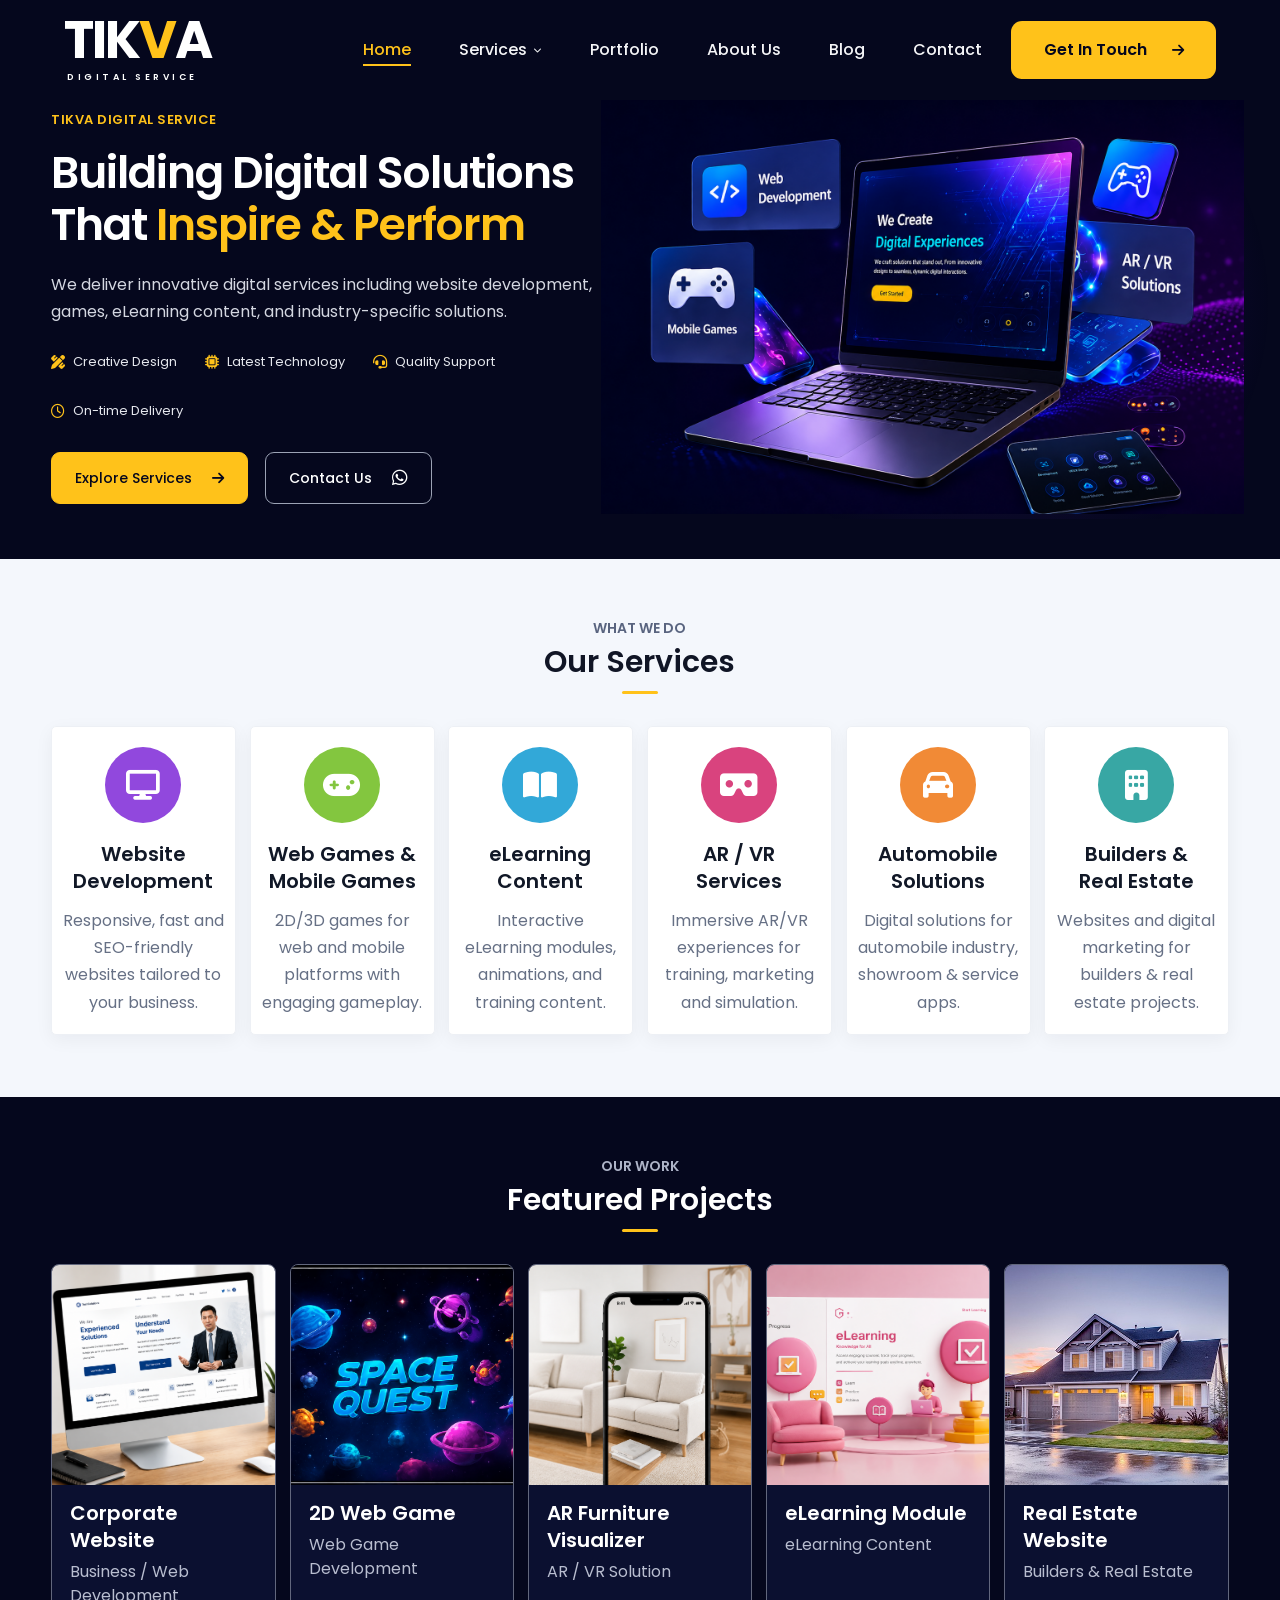
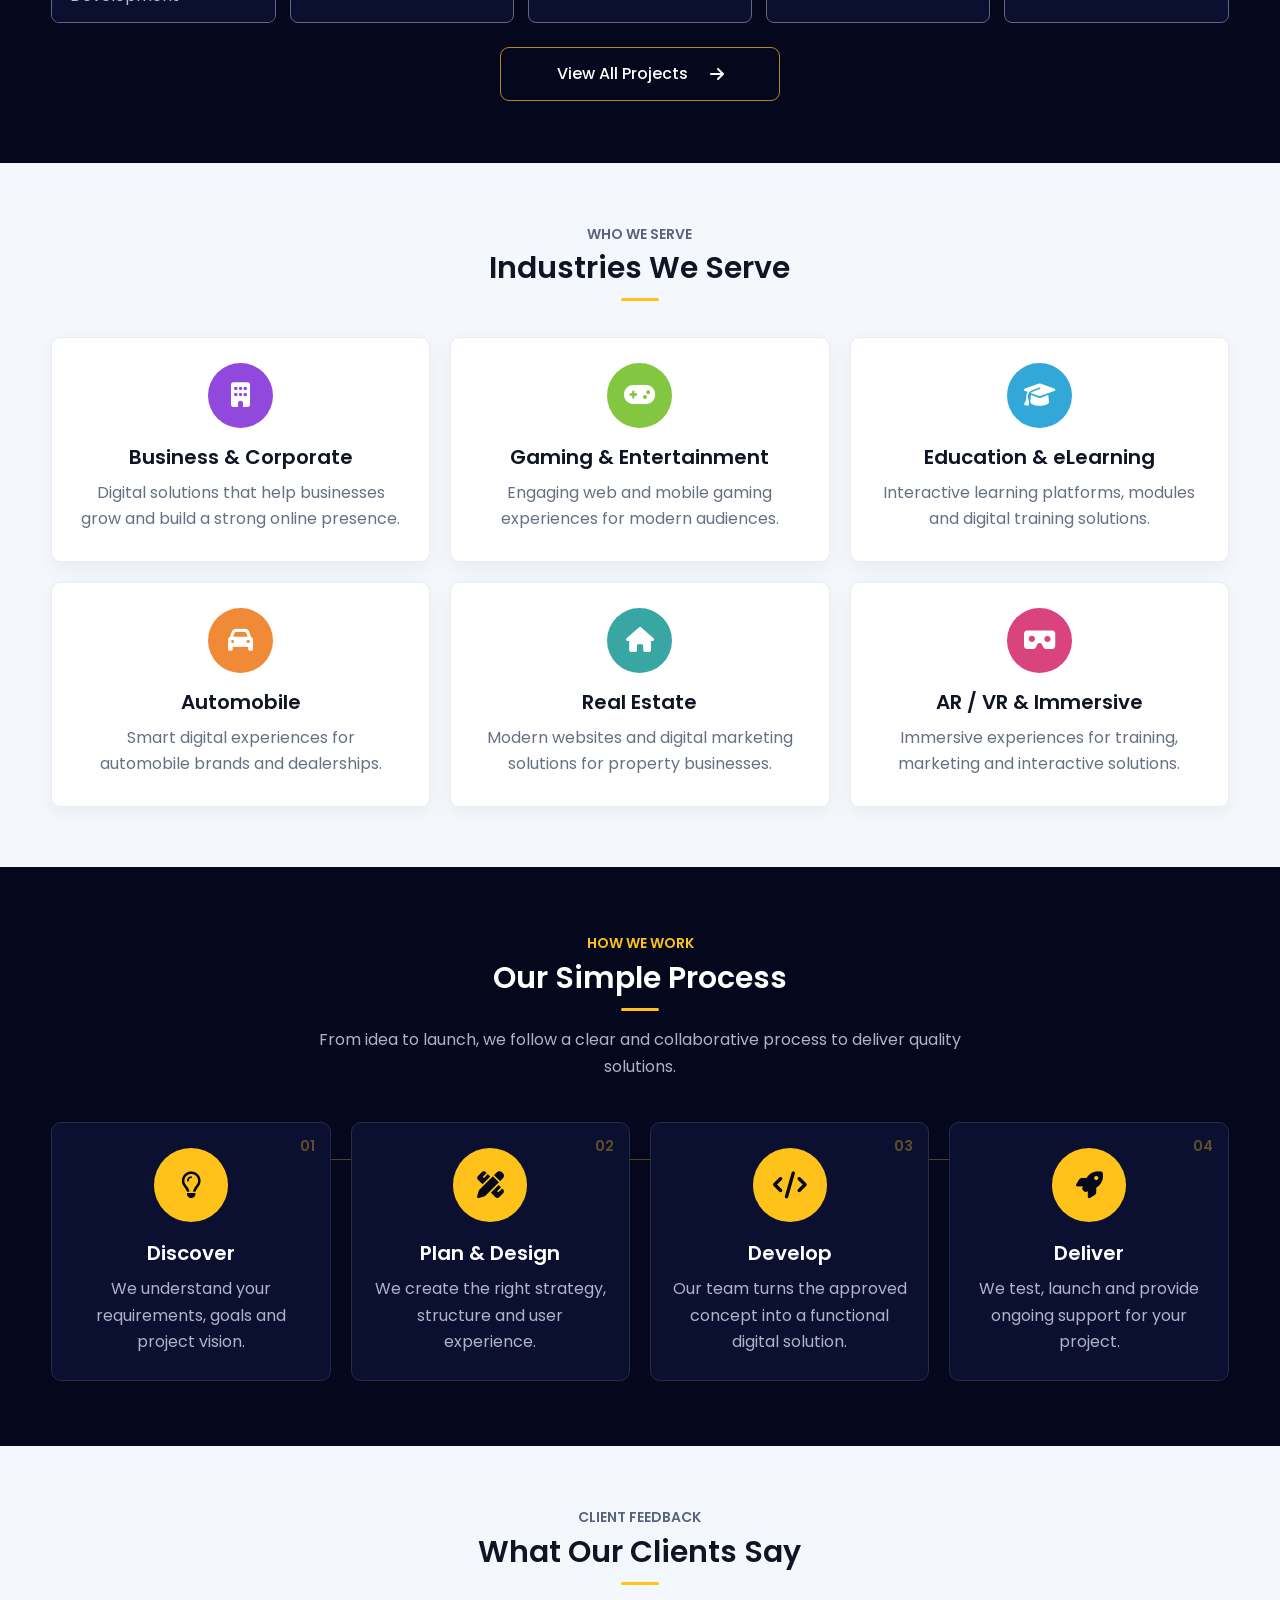
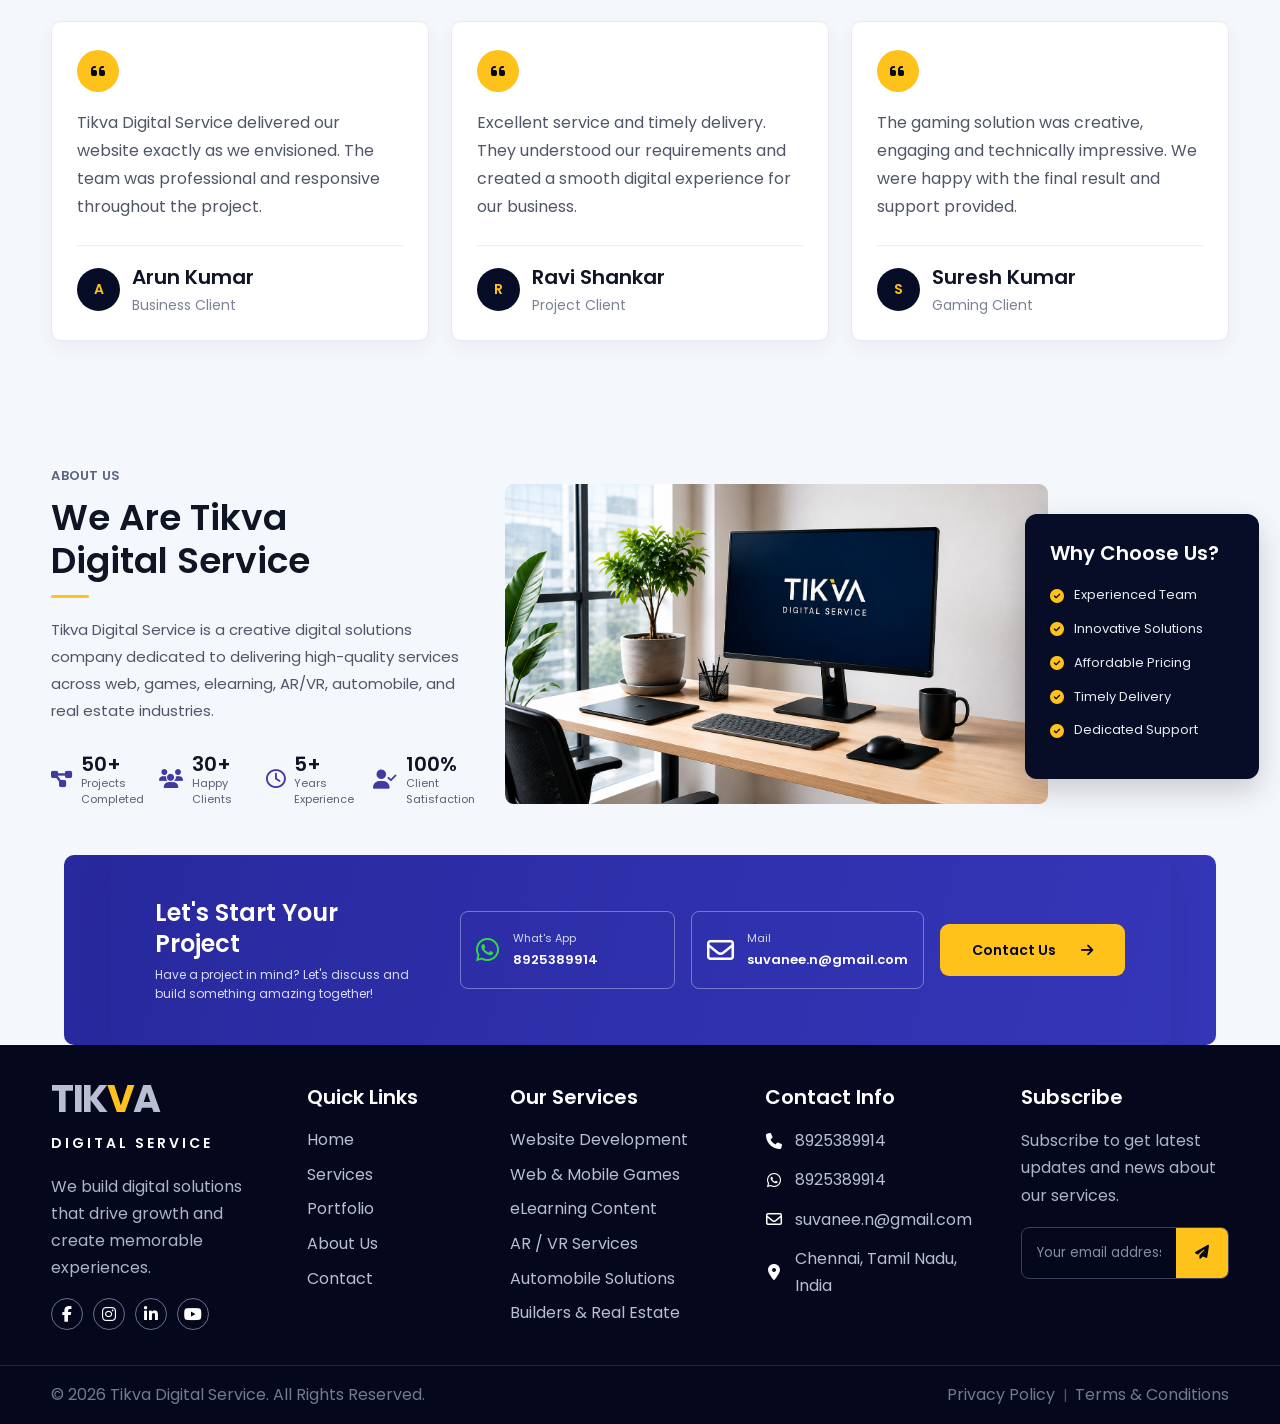
<file: index.html>
<!DOCTYPE html>
<html lang="en">

<head>
    <meta charset="UTF-8">
    <meta name="viewport" content="width=device-width, initial-scale=1.0">

    <title>Tikva Digital Service</title>

    <link rel="stylesheet" href="css/style.css">

    <!-- Font Awesome -->
    <link rel="stylesheet" href="https://cdnjs.cloudflare.com/ajax/libs/font-awesome/6.5.2/css/all.min.css">

    <link rel="preconnect" href="https://fonts.googleapis.com">
    <link rel="preconnect" href="https://fonts.gstatic.com" crossorigin>

    <link href="https://fonts.googleapis.com/css2?family=Poppins:wght@400;500;600;700&display=swap" rel="stylesheet">

</head>

<body>

    <header class="site-header">
        <div class="header-container">

            <!-- Logo -->
            <a href="#" class="site-logo">
                <span class="logo-main">TIK<span>V</span>A</span>
                <span class="logo-sub">DIGITAL SERVICE</span>
            </a>

            <!-- Navigation -->
            <nav class="main-nav">

                <a href="index.html" class="nav-link active">
                    Home
                </a>


                <!-- Services -->
                <li class="nav-item dropdown">

                    <a href="#" class="nav-link dropdown-toggle" id="servicesToggle">
                        Services
                        <i class="fa-solid fa-chevron-down"></i>
                    </a>

                    <ul class="services-dropdown" id="servicesDropdown">

                        <li>
                            <a href="website-development.html">
                                Website Development
                            </a>
                        </li>

                        <li>
                            <a href="game-development.html">
                                Game Development
                            </a>
                        </li>

                        <li>
                            <a href="elearning.html">
                                eLearning Solutions
                            </a>
                        </li>

                        <li>
                            <a href="ar-vr.html">
                                AR / VR Solutions
                            </a>
                        </li>

                        <li>
                            <a href="automobile.html">
                                Automobile Solutions
                            </a>
                        </li>

                        <li>
                            <a href="real-estate.html">
                                Real Estate Solutions
                            </a>
                        </li>

                    </ul>

                </li>

                <a href="portfolio.html" class="nav-link">
                    Portfolio
                </a>

                <a href="about.html" class="nav-link">
                    About Us
                </a>

                <a href="blog.html" class="nav-link">
                    Blog
                </a>

                <a href="contact.html" class="nav-link">
                    Contact
                </a>

            </nav>


            <!-- Header Button -->
            <a href="touch.html" class="header-cta">
                <span>Get In Touch</span>
                <i class="fa-solid fa-arrow-right"></i>
            </a>

            <!-- Mobile Menu Toggle -->
            <button class="menu-toggle" id="menuToggle" type="button" aria-label="Open Menu">
                <span></span>
                <span></span>
                <span></span>
            </button>


        </div>
    </header>

    <!-- ==============================
     HERO SECTION
================================= -->

    <section class="hero-section">

        <div class="hero-container">

            <!-- LEFT CONTENT -->
            <div class="hero-content">

                <span class="hero-tag">
                    TIKVA DIGITAL SERVICE
                </span>

                <h1>
                    Building Digital Solutions
                    <br>
                    That <span>Inspire &amp; Perform</span>
                </h1>

                <p class="hero-description">
                    We deliver innovative digital services including website
                    development, games, eLearning content, and industry-specific
                    solutions.
                </p>


                <!-- FEATURES -->
                <div class="hero-features">

                    <div class="hero-feature">
                        <i class="fa-solid fa-pen-ruler"></i>
                        <span>Creative Design</span>
                    </div>

                    <div class="hero-feature">
                        <i class="fa-solid fa-microchip"></i>
                        <span>Latest Technology</span>
                    </div>

                    <div class="hero-feature">
                        <i class="fa-solid fa-headset"></i>
                        <span>Quality Support</span>
                    </div>

                    <div class="hero-feature">
                        <i class="fa-regular fa-clock"></i>
                        <span>On-time Delivery</span>
                    </div>

                </div>


                <!-- BUTTONS -->
                <div class="hero-buttons">

                    <a href="services.html" class="hero-btn hero-btn-primary">
                        <span>Explore Services</span>
                        <i class="fa-solid fa-arrow-right"></i>
                    </a>

                    <a href="contact.html" class="hero-btn hero-btn-outline">
                        <span>Contact Us</span>
                        <i class="fa-brands fa-whatsapp"></i>
                    </a>

                </div>

            </div>


            <!-- RIGHT IMAGE -->
            <div class="hero-visual">

                <img src="images/hero-image.png" alt="Tikva Digital Services">

            </div>

        </div>

    </section>

    <!-- ==============================
     SERVICES SECTION
================================= -->

    <section class="services-section">

        <div class="services-container">

            <!-- Section Heading -->
            <div class="section-heading">

                <span>WHAT WE DO</span>

                <h2>Our Services</h2>

                <div class="heading-line"></div>

            </div>


            <!-- Services Cards -->
            <div class="services-grid">

                <!-- Card 1 -->
                <div class="service-card">

                    <div class="service-icon purple">
                        <i class="fa-solid fa-display"></i>
                    </div>

                    <h3>Website Development</h3>

                    <p>
                        Responsive, fast and SEO-friendly
                        websites tailored to your business.
                    </p>

                </div>


                <!-- Card 2 -->
                <div class="service-card">

                    <div class="service-icon green">
                        <i class="fa-solid fa-gamepad"></i>
                    </div>

                    <h3>Web Games &amp;<br>Mobile Games</h3>

                    <p>
                        2D/3D games for web and mobile
                        platforms with engaging gameplay.
                    </p>

                </div>


                <!-- Card 3 -->
                <div class="service-card">

                    <div class="service-icon blue">
                        <i class="fa-solid fa-book-open"></i>
                    </div>

                    <h3>eLearning Content</h3>

                    <p>
                        Interactive eLearning modules,
                        animations, and training content.
                    </p>

                </div>


                <!-- Card 4 -->
                <div class="service-card">

                    <div class="service-icon pink">
                        <i class="fa-solid fa-vr-cardboard"></i>
                    </div>

                    <h3>AR / VR Services</h3>

                    <p>
                        Immersive AR/VR experiences for
                        training, marketing and simulation.
                    </p>

                </div>


                <!-- Card 5 -->
                <div class="service-card">

                    <div class="service-icon orange">
                        <i class="fa-solid fa-car"></i>
                    </div>

                    <h3>Automobile Solutions</h3>

                    <p>
                        Digital solutions for automobile
                        industry, showroom &amp; service apps.
                    </p>

                </div>


                <!-- Card 6 -->
                <div class="service-card">

                    <div class="service-icon teal">
                        <i class="fa-solid fa-building"></i>
                    </div>

                    <h3>Builders &amp;<br>Real Estate</h3>

                    <p>
                        Websites and digital marketing
                        for builders &amp; real estate projects.
                    </p>

                </div>

            </div>

        </div>

    </section>

    <!-- ==============================
     FEATURED PROJECTS
================================= -->

    <section class="projects-section">

        <div class="projects-container">

            <!-- Section Heading -->
            <div class="projects-heading">

                <span>OUR WORK</span>

                <h2>Featured Projects</h2>

                <div class="heading-line"></div>

            </div>


            <!-- Projects Grid -->
            <div class="projects-grid">


                <!-- Project 1 -->
                <div class="project-card">

                    <div class="project-image">
                        <img src="images/project-1.jpg" alt="Corporate Website">
                    </div>

                    <div class="project-content">

                        <h3>Corporate Website</h3>

                        <p>Business / Web Development</p>

                    </div>

                </div>


                <!-- Project 2 -->
                <div class="project-card">

                    <div class="project-image">
                        <img src="images/project-2.jpg" alt="2D Web Game">
                    </div>

                    <div class="project-content">

                        <h3>2D Web Game</h3>

                        <p>Web Game Development</p>

                    </div>

                </div>


                <!-- Project 3 -->
                <div class="project-card">

                    <div class="project-image">
                        <img src="images/project-3.jpg" alt="AR Furniture Visualizer">
                    </div>

                    <div class="project-content">

                        <h3>AR Furniture Visualizer</h3>

                        <p>AR / VR Solution</p>

                    </div>

                </div>


                <!-- Project 4 -->
                <div class="project-card">

                    <div class="project-image">
                        <img src="images/project-4.jpg" alt="eLearning Module">
                    </div>

                    <div class="project-content">

                        <h3>eLearning Module</h3>

                        <p>eLearning Content</p>

                    </div>

                </div>


                <!-- Project 5 -->
                <div class="project-card">

                    <div class="project-image">
                        <img src="images/project-5.jpg" alt="Real Estate Website">
                    </div>

                    <div class="project-content">

                        <h3>Real Estate Website</h3>

                        <p>Builders &amp; Real Estate</p>

                    </div>

                </div>

            </div>


            <!-- View All Button -->
            <div class="projects-button">

                <a href="portfolio.html" class="view-projects-btn">

                    <span>View All Projects</span>

                    <i class="fa-solid fa-arrow-right"></i>

                </a>

            </div>

        </div>

    </section>


    <!-- ==============================
     INDUSTRIES WE SERVE
================================= -->

    <section class="industries-section">

        <div class="industries-container">

            <div class="section-heading">
                <span>WHO WE SERVE</span>
                <h2>Industries We Serve</h2>
                <div class="heading-line"></div>
            </div>


            <div class="industries-grid">

                <div class="industry-card">
                    <div class="industry-icon purple">
                        <i class="fa-solid fa-building"></i>
                    </div>

                    <h3>Business &amp; Corporate</h3>

                    <p>
                        Digital solutions that help businesses
                        grow and build a strong online presence.
                    </p>
                </div>


                <div class="industry-card">
                    <div class="industry-icon green">
                        <i class="fa-solid fa-gamepad"></i>
                    </div>

                    <h3>Gaming &amp; Entertainment</h3>

                    <p>
                        Engaging web and mobile gaming
                        experiences for modern audiences.
                    </p>
                </div>


                <div class="industry-card">
                    <div class="industry-icon blue">
                        <i class="fa-solid fa-graduation-cap"></i>
                    </div>

                    <h3>Education &amp; eLearning</h3>

                    <p>
                        Interactive learning platforms,
                        modules and digital training solutions.
                    </p>
                </div>


                <div class="industry-card">
                    <div class="industry-icon orange">
                        <i class="fa-solid fa-car"></i>
                    </div>

                    <h3>Automobile</h3>

                    <p>
                        Smart digital experiences for
                        automobile brands and dealerships.
                    </p>
                </div>


                <div class="industry-card">
                    <div class="industry-icon teal">
                        <i class="fa-solid fa-house"></i>
                    </div>

                    <h3>Real Estate</h3>

                    <p>
                        Modern websites and digital marketing
                        solutions for property businesses.
                    </p>
                </div>


                <div class="industry-card">
                    <div class="industry-icon pink">
                        <i class="fa-solid fa-vr-cardboard"></i>
                    </div>

                    <h3>AR / VR &amp; Immersive</h3>

                    <p>
                        Immersive experiences for training,
                        marketing and interactive solutions.
                    </p>
                </div>

            </div>

        </div>

    </section>

    <!-- ==============================
     OUR PROCESS
================================= -->

    <section class="process-section">

        <div class="process-container">

            <div class="process-heading">

                <span>HOW WE WORK</span>

                <h2>Our Simple Process</h2>

                <div class="process-line"></div>

                <p>
                    From idea to launch, we follow a clear and
                    collaborative process to deliver quality solutions.
                </p>

            </div>


            <div class="process-grid">

                <!-- Step 01 -->
                <div class="process-card">

                    <div class="process-number">
                        01
                    </div>

                    <div class="process-icon">
                        <i class="fa-regular fa-lightbulb"></i>
                    </div>

                    <h3>Discover</h3>

                    <p>
                        We understand your requirements,
                        goals and project vision.
                    </p>

                </div>


                <!-- Step 02 -->
                <div class="process-card">

                    <div class="process-number">
                        02
                    </div>

                    <div class="process-icon">
                        <i class="fa-solid fa-pen-ruler"></i>
                    </div>

                    <h3>Plan &amp; Design</h3>

                    <p>
                        We create the right strategy,
                        structure and user experience.
                    </p>

                </div>


                <!-- Step 03 -->
                <div class="process-card">

                    <div class="process-number">
                        03
                    </div>

                    <div class="process-icon">
                        <i class="fa-solid fa-code"></i>
                    </div>

                    <h3>Develop</h3>

                    <p>
                        Our team turns the approved concept
                        into a functional digital solution.
                    </p>

                </div>


                <!-- Step 04 -->
                <div class="process-card">

                    <div class="process-number">
                        04
                    </div>

                    <div class="process-icon">
                        <i class="fa-solid fa-rocket"></i>
                    </div>

                    <h3>Deliver</h3>

                    <p>
                        We test, launch and provide ongoing
                        support for your project.
                    </p>

                </div>

            </div>

        </div>

    </section>

    <!-- ==============================
     TESTIMONIALS
================================= -->

    <section class="testimonials-section">

        <div class="testimonials-container">

            <div class="section-heading">

                <span>CLIENT FEEDBACK</span>

                <h2>What Our Clients Say</h2>

                <div class="heading-line"></div>

            </div>


            <div class="testimonials-grid">

                <!-- Testimonial 1 -->
                <div class="testimonial-card">

                    <div class="quote-icon">
                        <i class="fa-solid fa-quote-left"></i>
                    </div>

                    <p>
                        Tikva Digital Service delivered our website
                        exactly as we envisioned. The team was
                        professional and responsive throughout
                        the project.
                    </p>

                    <div class="testimonial-client">

                        <div class="client-avatar">
                            A
                        </div>

                        <div>
                            <h3>Arun Kumar</h3>
                            <span>Business Client</span>
                        </div>

                    </div>

                </div>


                <!-- Testimonial 2 -->
                <div class="testimonial-card">

                    <div class="quote-icon">
                        <i class="fa-solid fa-quote-left"></i>
                    </div>

                    <p>
                        Excellent service and timely delivery.
                        They understood our requirements and
                        created a smooth digital experience
                        for our business.
                    </p>

                    <div class="testimonial-client">

                        <div class="client-avatar">
                            R
                        </div>

                        <div>
                            <h3>Ravi Shankar</h3>
                            <span>Project Client</span>
                        </div>

                    </div>

                </div>


                <!-- Testimonial 3 -->
                <div class="testimonial-card">

                    <div class="quote-icon">
                        <i class="fa-solid fa-quote-left"></i>
                    </div>

                    <p>
                        The gaming solution was creative,
                        engaging and technically impressive.
                        We were happy with the final result
                        and support provided.
                    </p>

                    <div class="testimonial-client">

                        <div class="client-avatar">
                            S
                        </div>

                        <div>
                            <h3>Suresh Kumar</h3>
                            <span>Gaming Client</span>
                        </div>

                    </div>

                </div>

            </div>

        </div>

    </section>

    <!-- ==============================
     ABOUT SECTION
================================= -->

    <section class="about-section">

        <div class="about-container">

            <!-- LEFT CONTENT -->
            <div class="about-content">

                <span class="about-tag">
                    ABOUT US
                </span>

                <h2>
                    We Are Tikva
                    <br>
                    Digital Service
                </h2>

                <div class="about-line"></div>

                <p>
                    Tikva Digital Service is a creative digital solutions company
                    dedicated to delivering high-quality services across web,
                    games, elearning, AR/VR, automobile, and real estate
                    industries.
                </p>


                <!-- STATS -->
                <div class="about-stats">

                    <div class="about-stat">
                        <i class="fa-solid fa-diagram-project"></i>

                        <div>
                            <strong>50+</strong>
                            <span>Projects Completed</span>
                        </div>
                    </div>


                    <div class="about-stat">
                        <i class="fa-solid fa-users"></i>

                        <div>
                            <strong>30+</strong>
                            <span>Happy Clients</span>
                        </div>
                    </div>


                    <div class="about-stat">
                        <i class="fa-regular fa-clock"></i>

                        <div>
                            <strong>5+</strong>
                            <span>Years Experience</span>
                        </div>
                    </div>


                    <div class="about-stat">
                        <i class="fa-solid fa-user-check"></i>

                        <div>
                            <strong>100%</strong>
                            <span>Client Satisfaction</span>
                        </div>
                    </div>

                </div>

            </div>


            <!-- RIGHT CONTENT -->
            <div class="about-visual">

                <img src="images/about.jpg" alt="Tikva Digital Service Office">

                <div class="why-choose-box">

                    <h3>Why Choose Us?</h3>

                    <ul>

                        <li>
                            <i class="fa-solid fa-circle-check"></i>
                            <span>Experienced Team</span>
                        </li>

                        <li>
                            <i class="fa-solid fa-circle-check"></i>
                            <span>Innovative Solutions</span>
                        </li>

                        <li>
                            <i class="fa-solid fa-circle-check"></i>
                            <span>Affordable Pricing</span>
                        </li>

                        <li>
                            <i class="fa-solid fa-circle-check"></i>
                            <span>Timely Delivery</span>
                        </li>

                        <li>
                            <i class="fa-solid fa-circle-check"></i>
                            <span>Dedicated Support</span>
                        </li>

                    </ul>

                </div>

            </div>

        </div>


        <!-- ==============================
         CTA INSIDE ABOUT SECTION
    ================================= -->

        <div class="about-cta">

            <div class="about-cta-container">

                <!-- CTA TEXT -->
                <div class="about-cta-text">

                    <h2>Let's Start Your Project</h2>

                    <p>
                        Have a project in mind? Let's discuss and
                        build something amazing together!
                    </p>

                </div>


                <!-- CTA CONTACTS -->
                <div class="about-cta-contacts">

                    <a href="#" class="about-cta-contact">

                        <i class="fa-brands fa-whatsapp"></i>

                        <div>
                            <span>What's App</span>
                            <strong>8925389914</strong>
                        </div>

                    </a>


                    <a href="mailto:yourmail@gmail.com" class="about-cta-contact">

                        <i class="fa-regular fa-envelope"></i>

                        <div>
                            <span>Mail</span>
                            <strong>suvanee.n@gmail.com</strong>
                        </div>

                    </a>


                    <a href="contact.html" class="about-cta-button">

                        <span>Contact Us</span>

                        <i class="fa-solid fa-arrow-right"></i>

                    </a>

                </div>

            </div>

        </div>

    </section>

    <!-- ==============================
     FOOTER
================================= -->

    <footer class="site-footer">

        <!-- ==============================
         FOOTER MAIN
    ================================= -->

        <div class="footer-main">

            <div class="footer-container">


                <!-- COLUMN 1 -->
                <div class="footer-column footer-brand">

                    <a href="#" class="footer-logo">
                        TIK<span>V</span>A
                    </a>

                    <span class="footer-logo-sub">
                        DIGITAL SERVICE
                    </span>

                    <p>
                        We build digital solutions that drive growth
                        and create memorable experiences.
                    </p>


                    <!-- SOCIALS -->
                    <div class="footer-socials">

                        <a href="#">
                            <i class="fa-brands fa-facebook-f"></i>
                        </a>

                        <a href="#">
                            <i class="fa-brands fa-instagram"></i>
                        </a>

                        <a href="#">
                            <i class="fa-brands fa-linkedin-in"></i>
                        </a>

                        <a href="#">
                            <i class="fa-brands fa-youtube"></i>
                        </a>

                    </div>

                </div>


                <!-- COLUMN 2 -->
                <div class="footer-column">

                    <h3>Quick Links</h3>

                    <a href="index.html">Home</a>
                    <a href="services.html">Services</a>
                    <a href="portfolio.html">Portfolio</a>
                    <a href="about.html">About Us</a>
                    <a href="contact.html">Contact</a>

                </div>


                <!-- COLUMN 3 -->
                <div class="footer-column">

                    <h3>Our Services</h3>

                    <a href="#">Website Development</a>
                    <a href="#">Web &amp; Mobile Games</a>
                    <a href="#">eLearning Content</a>
                    <a href="#">AR / VR Services</a>
                    <a href="#">Automobile Solutions</a>
                    <a href="#">Builders &amp; Real Estate</a>

                </div>


                <!-- COLUMN 4 -->
                <div class="footer-column footer-contact">

                    <h3>Contact Info</h3>

                    <p>
                        <i class="fa-solid fa-phone"></i>
                        <span>8925389914</span>
                    </p>

                    <p>
                        <i class="fa-brands fa-whatsapp"></i>
                        <span>8925389914</span>
                    </p>

                    <p>
                        <i class="fa-regular fa-envelope"></i>
                        <span>suvanee.n@gmail.com</span>
                    </p>

                    <p>
                        <i class="fa-solid fa-location-dot"></i>
                        <span>Chennai, Tamil Nadu, India</span>
                    </p>

                </div>


                <!-- COLUMN 5 -->
                <div class="footer-column footer-subscribe">

                    <h3>Subscribe</h3>

                    <p>
                        Subscribe to get latest updates and
                        news about our services.
                    </p>


                    <form class="subscribe-form">

                        <input type="email" placeholder="Your email address">

                        <button type="submit">
                            <i class="fa-solid fa-paper-plane"></i>
                        </button>

                    </form>

                </div>

            </div>


            <!-- COPYRIGHT -->
            <div class="footer-bottom">

                <div class="footer-bottom-container">

                    <p>
                        © 2026 Tikva Digital Service. All Rights Reserved.
                    </p>

                    <div class="footer-legal">

                        <a href="#">Privacy Policy</a>

                        <span>|</span>

                        <a href="#">Terms &amp; Conditions</a>

                    </div>

                </div>

            </div>

        </div>

    </footer>


    <script src="js/main.js"></script>

</body>


</html>
</file>
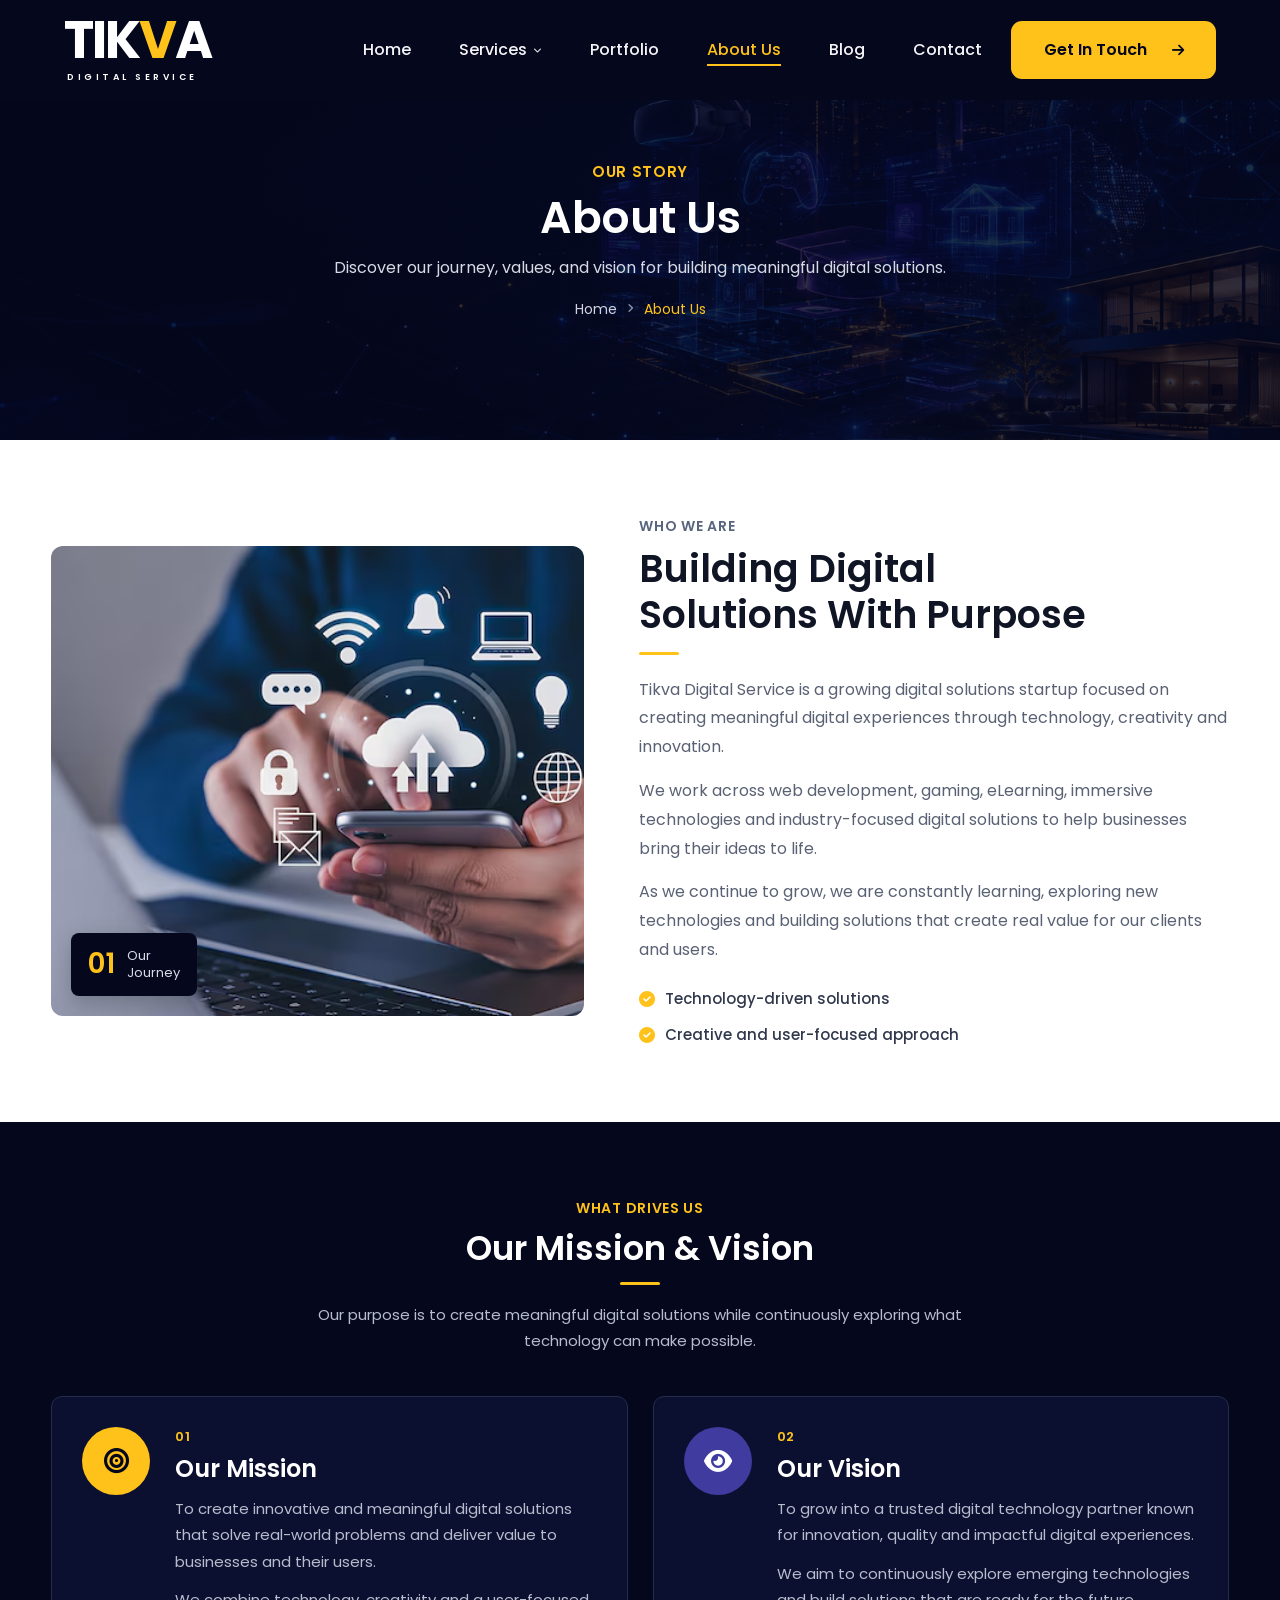
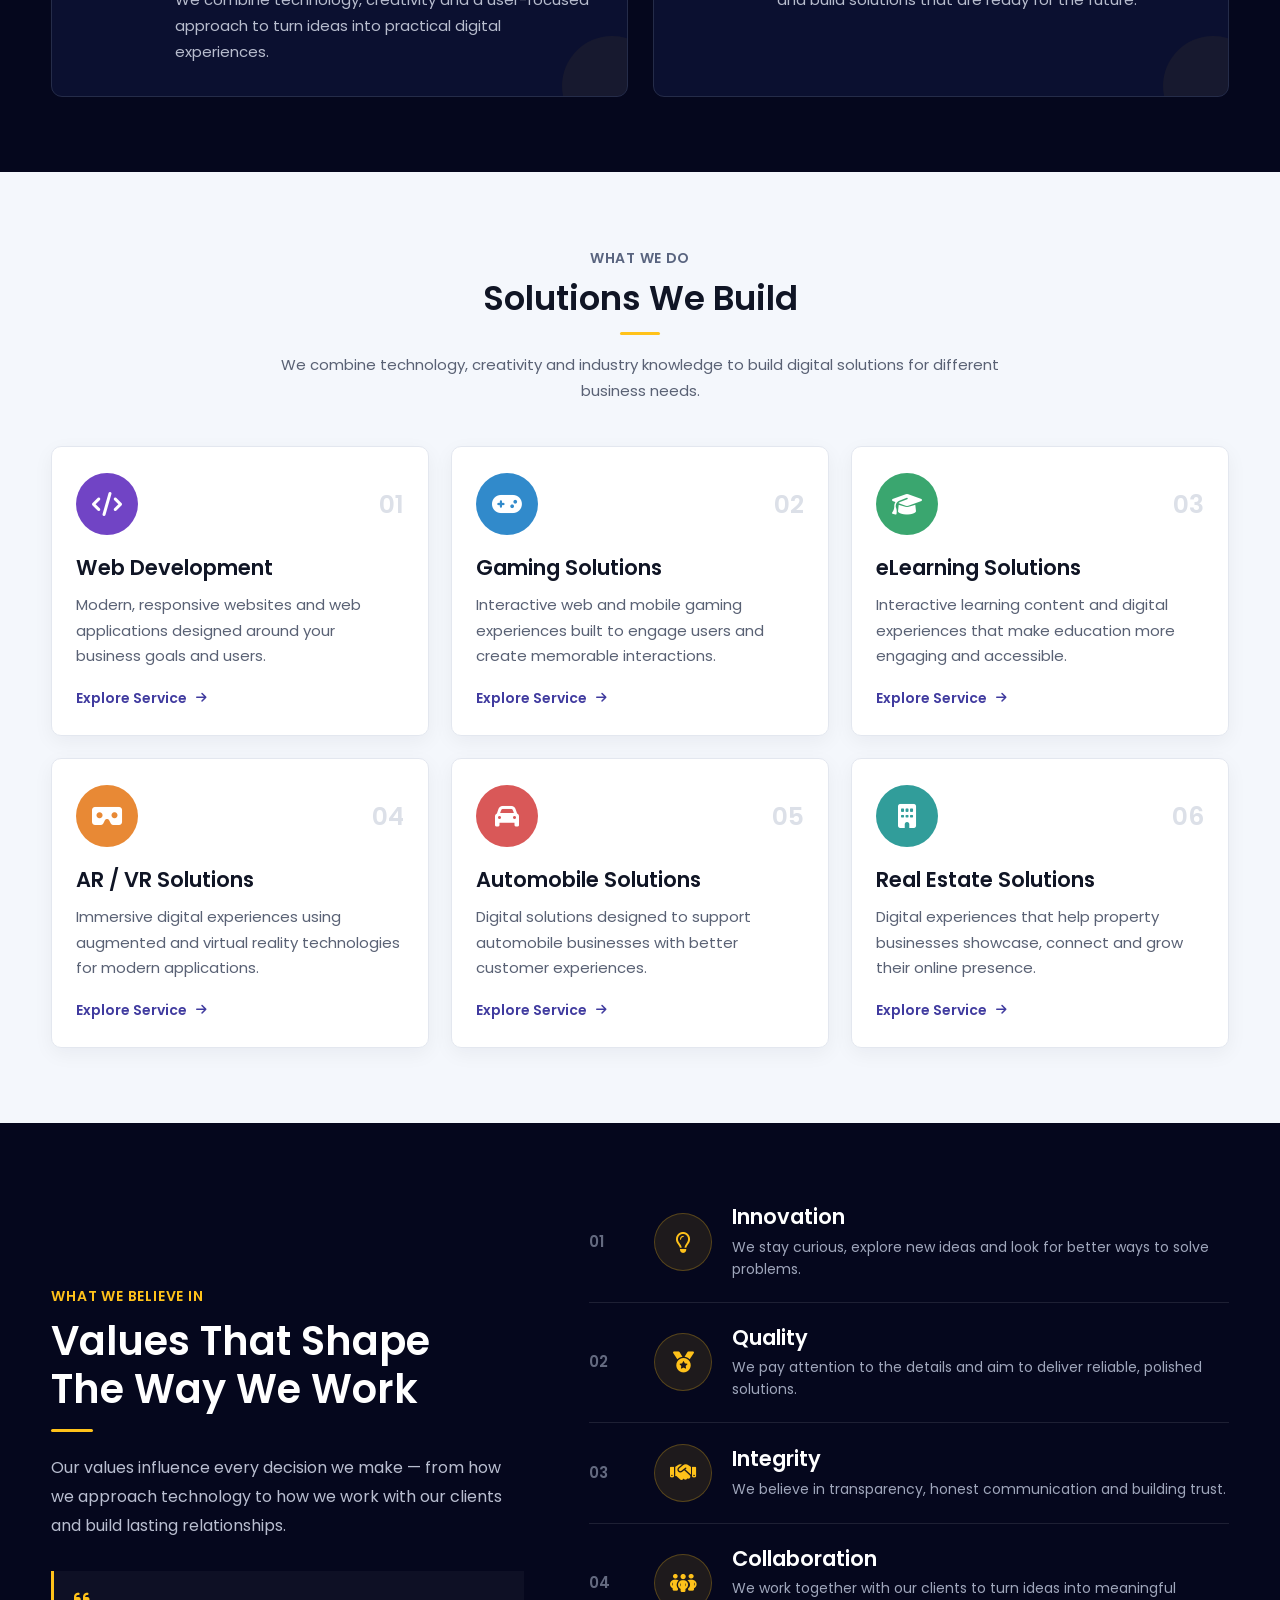
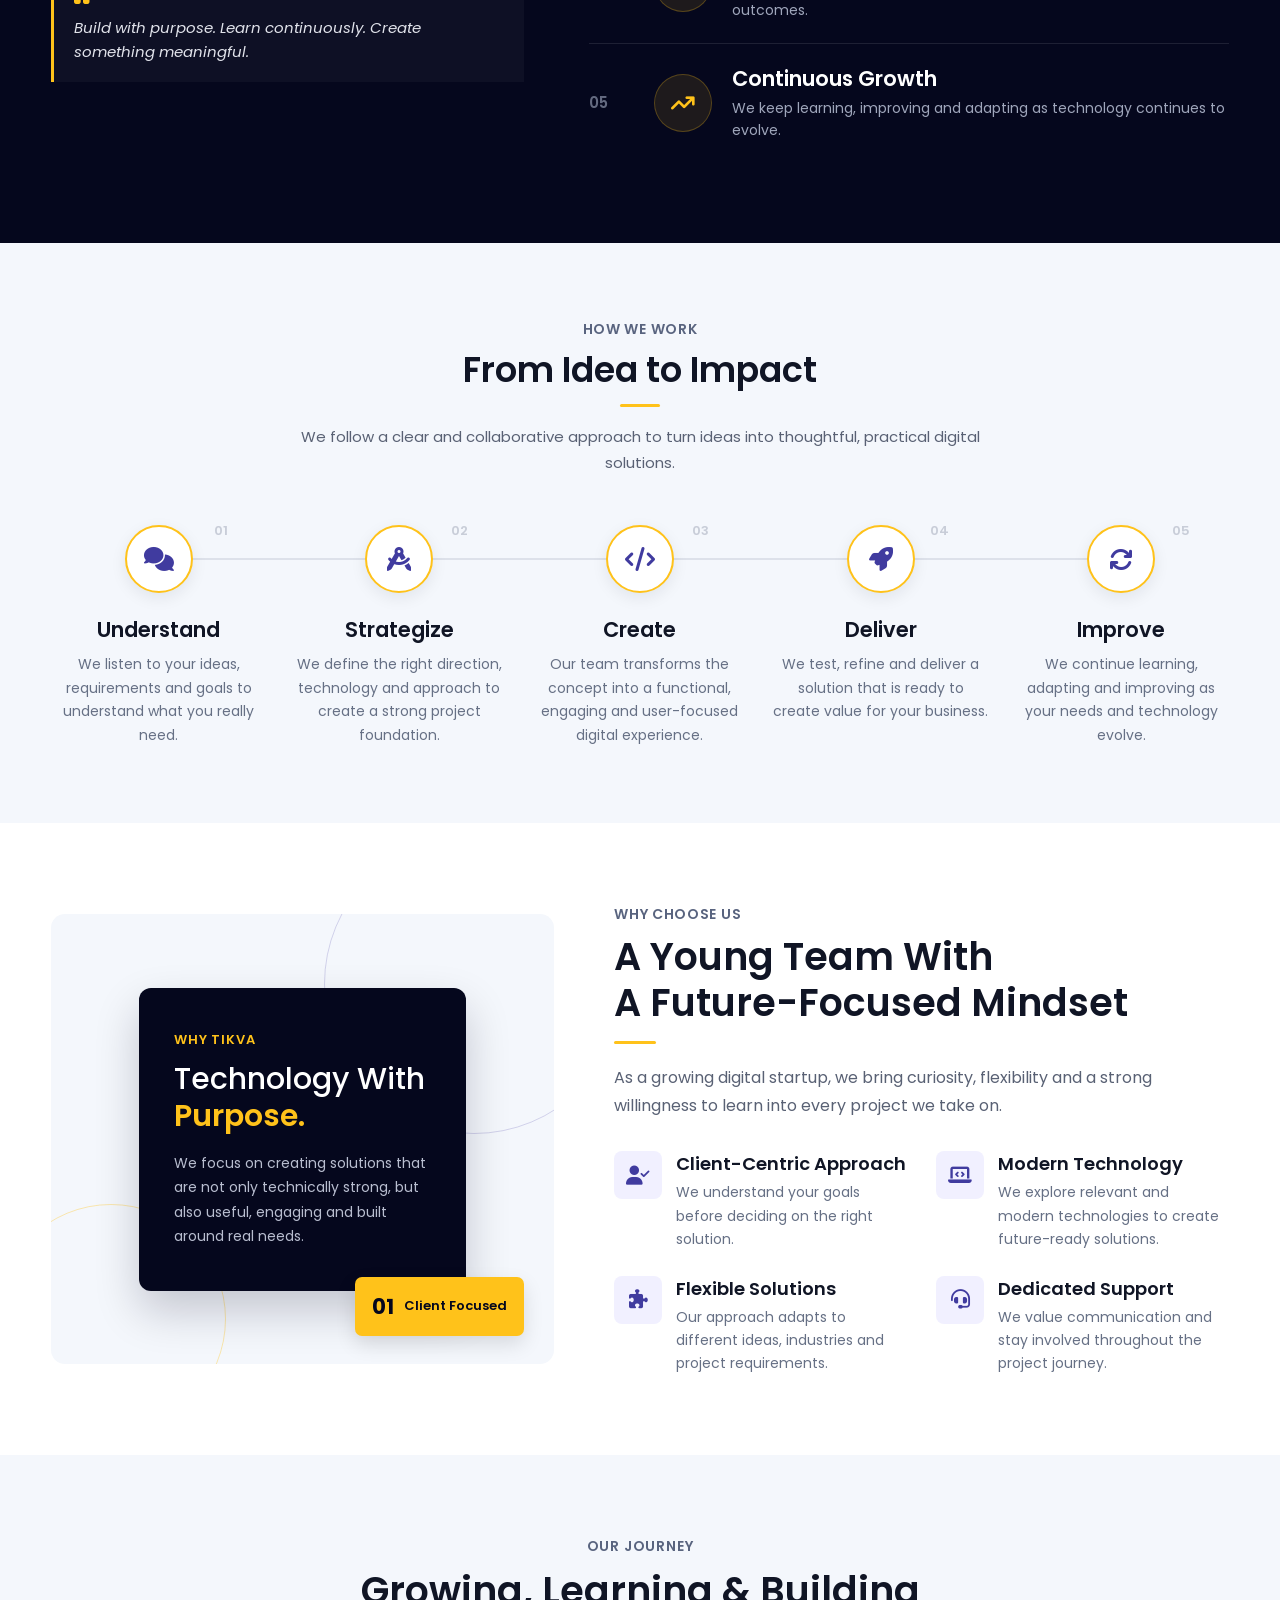
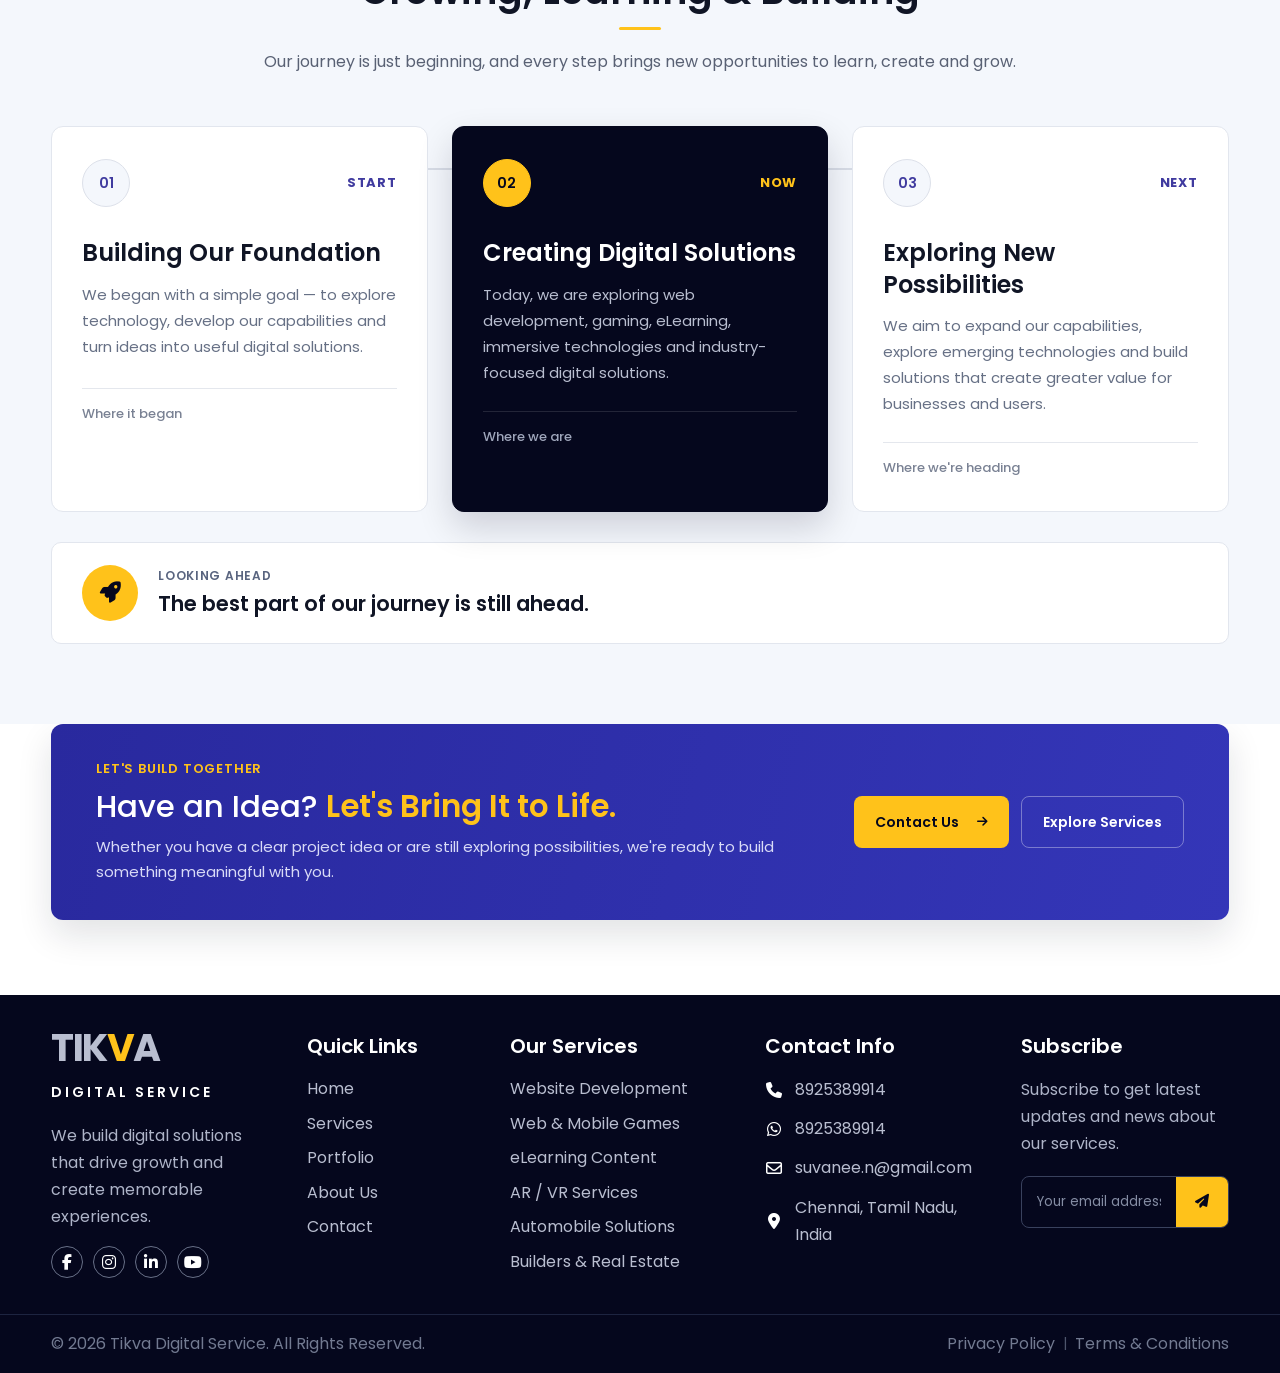
<file: about.html>
<!DOCTYPE html>
<html lang="en">

<head>
    <meta charset="UTF-8">
    <meta name="viewport" content="width=device-width, initial-scale=1.0">

    <title>Tikva Digital Service</title>

    <link rel="stylesheet" href="css/style.css">

    <!-- Font Awesome -->
    <link rel="stylesheet" href="https://cdnjs.cloudflare.com/ajax/libs/font-awesome/6.5.2/css/all.min.css">

    <link rel="preconnect" href="https://fonts.googleapis.com">
    <link rel="preconnect" href="https://fonts.gstatic.com" crossorigin>

    <link href="https://fonts.googleapis.com/css2?family=Poppins:wght@400;500;600;700&display=swap" rel="stylesheet">

</head>

<body>

    <header class="site-header">
        <div class="header-container">

            <!-- Logo -->
            <a href="#" class="site-logo">
                <span class="logo-main">TIK<span>V</span>A</span>
                <span class="logo-sub">DIGITAL SERVICE</span>
            </a>

            <!-- Navigation -->
            <nav class="main-nav">

                <a href="index.html" class="nav-link">
                    Home
                </a>


                <!-- Services -->
                <li class="nav-item dropdown">

                    <a href="#" class="nav-link dropdown-toggle" id="servicesToggle">
                        Services
                        <i class="fa-solid fa-chevron-down"></i>
                    </a>

                    <ul class="services-dropdown" id="servicesDropdown">

                        <li>
                            <a href="website-development.html">
                                Website Development
                            </a>
                        </li>

                        <li>
                            <a href="game-development.html">
                                Game Development
                            </a>
                        </li>

                        <li>
                            <a href="elearning.html">
                                eLearning Solutions
                            </a>
                        </li>

                        <li>
                            <a href="ar-vr.html">
                                AR / VR Solutions
                            </a>
                        </li>

                        <li>
                            <a href="automobile.html">
                                Automobile Solutions
                            </a>
                        </li>

                        <li>
                            <a href="real-estate.html">
                                Real Estate Solutions
                            </a>
                        </li>

                    </ul>

                </li>

                <a href="portfolio.html" class="nav-link">
                    Portfolio
                </a>

                <a href="about.html" class="nav-link active">
                    About Us
                </a>

                <a href="blog.html" class="nav-link">
                    Blog
                </a>

                <a href="contact.html" class="nav-link">
                    Contact
                </a>

            </nav>

            <!-- Header Button -->
            <a href="touch.html" class="header-cta">
                <span>Get In Touch</span>
                <i class="fa-solid fa-arrow-right"></i>
            </a>

            <!-- Mobile Menu Toggle -->
            <button class="menu-toggle" id="menuToggle" type="button" aria-label="Open Menu">
                <span></span>
                <span></span>
                <span></span>
            </button>


        </div>
    </header>


    <!-- ==============================
     INNER PAGE HERO
================================= -->

    <section class="inner-page-hero">

        <div class="inner-page-hero-container">

            <span class="inner-page-label">
                OUR STORY
            </span>

            <h1>About Us</h1>

            <p>
                Discover our journey, values, and vision for building meaningful digital solutions.
            </p>

            <div class="breadcrumb">

                <a href="index.html">Home</a>

                <i class="fa-solid fa-angle-right"></i>

                <span>About Us</span>

            </div>

        </div>

    </section>

    <!-- ==============================
     WHO WE ARE / OUR STORY
================================= -->

    <section class="about-story-section">

        <div class="about-story-container">

            <!-- IMAGE -->
            <div class="about-story-image">

                <img src="images/about-story.jpg" alt="Tikva Digital Service">

                <div class="about-story-badge">

                    <strong>01</strong>

                    <span>
                        Our<br>
                        Journey
                    </span>

                </div>

            </div>


            <!-- CONTENT -->
            <div class="about-story-content">

                <span class="about-story-label">
                    WHO WE ARE
                </span>

                <h2>
                    Building Digital
                    <br>
                    Solutions With Purpose
                </h2>

                <div class="about-story-line"></div>

                <p>
                    Tikva Digital Service is a growing digital solutions
                    startup focused on creating meaningful digital
                    experiences through technology, creativity and
                    innovation.
                </p>

                <p>
                    We work across web development, gaming, eLearning,
                    immersive technologies and industry-focused digital
                    solutions to help businesses bring their ideas to life.
                </p>

                <p>
                    As we continue to grow, we are constantly learning,
                    exploring new technologies and building solutions
                    that create real value for our clients and users.
                </p>


                <div class="about-story-points">

                    <div class="about-story-point">

                        <i class="fa-solid fa-circle-check"></i>

                        <span>
                            Technology-driven solutions
                        </span>

                    </div>

                    <div class="about-story-point">

                        <i class="fa-solid fa-circle-check"></i>

                        <span>
                            Creative and user-focused approach
                        </span>

                    </div>

                </div>

            </div>

        </div>

    </section>


    <!-- ==============================
     MISSION & VISION
================================= -->

    <section class="mission-vision-section">

        <div class="mission-vision-container">

            <!-- SECTION HEADING -->
            <div class="mission-vision-heading">

                <span>WHAT DRIVES US</span>

                <h2>Our Mission &amp; Vision</h2>

                <div class="mission-vision-line"></div>

                <p>
                    Our purpose is to create meaningful digital solutions
                    while continuously exploring what technology can make possible.
                </p>

            </div>


            <!-- CARDS -->
            <div class="mission-vision-grid">

                <!-- MISSION -->
                <div class="mission-vision-card">

                    <div class="mission-vision-icon">
                        <i class="fa-solid fa-bullseye"></i>
                    </div>

                    <div class="mission-vision-content">

                        <span>01</span>

                        <h3>Our Mission</h3>

                        <p>
                            To create innovative and meaningful digital
                            solutions that solve real-world problems and
                            deliver value to businesses and their users.
                        </p>

                        <p>
                            We combine technology, creativity and a
                            user-focused approach to turn ideas into
                            practical digital experiences.
                        </p>

                    </div>

                </div>


                <!-- VISION -->
                <div class="mission-vision-card">

                    <div class="mission-vision-icon vision-icon">
                        <i class="fa-solid fa-eye"></i>
                    </div>

                    <div class="mission-vision-content">

                        <span>02</span>

                        <h3>Our Vision</h3>

                        <p>
                            To grow into a trusted digital technology
                            partner known for innovation, quality and
                            impactful digital experiences.
                        </p>

                        <p>
                            We aim to continuously explore emerging
                            technologies and build solutions that are
                            ready for the future.
                        </p>

                    </div>

                </div>

            </div>

        </div>

    </section>


    <!-- ==============================
     WHAT WE DO
================================= -->

    <section class="about-services-section">

        <div class="about-services-container">

            <!-- SECTION HEADING -->
            <div class="about-services-heading">

                <span>WHAT WE DO</span>

                <h2>Solutions We Build</h2>

                <div class="about-services-line"></div>

                <p>
                    We combine technology, creativity and industry knowledge
                    to build digital solutions for different business needs.
                </p>

            </div>


            <!-- SERVICES GRID -->
            <div class="about-services-grid">


                <!-- 01 -->
                <div class="about-service-card">

                    <div class="about-service-top">

                        <div class="about-service-icon purple">
                            <i class="fa-solid fa-code"></i>
                        </div>

                        <span>01</span>

                    </div>

                    <h3>Web Development</h3>

                    <p>
                        Modern, responsive websites and web applications
                        designed around your business goals and users.
                    </p>

                    <a href="services.html">
                        Explore Service
                        <i class="fa-solid fa-arrow-right"></i>
                    </a>

                </div>


                <!-- 02 -->
                <div class="about-service-card">

                    <div class="about-service-top">

                        <div class="about-service-icon blue">
                            <i class="fa-solid fa-gamepad"></i>
                        </div>

                        <span>02</span>

                    </div>

                    <h3>Gaming Solutions</h3>

                    <p>
                        Interactive web and mobile gaming experiences
                        built to engage users and create memorable interactions.
                    </p>

                    <a href="services.html">
                        Explore Service
                        <i class="fa-solid fa-arrow-right"></i>
                    </a>

                </div>


                <!-- 03 -->
                <div class="about-service-card">

                    <div class="about-service-top">

                        <div class="about-service-icon green">
                            <i class="fa-solid fa-graduation-cap"></i>
                        </div>

                        <span>03</span>

                    </div>

                    <h3>eLearning Solutions</h3>

                    <p>
                        Interactive learning content and digital experiences
                        that make education more engaging and accessible.
                    </p>

                    <a href="services.html">
                        Explore Service
                        <i class="fa-solid fa-arrow-right"></i>
                    </a>

                </div>


                <!-- 04 -->
                <div class="about-service-card">

                    <div class="about-service-top">

                        <div class="about-service-icon orange">
                            <i class="fa-solid fa-vr-cardboard"></i>
                        </div>

                        <span>04</span>

                    </div>

                    <h3>AR / VR Solutions</h3>

                    <p>
                        Immersive digital experiences using augmented and
                        virtual reality technologies for modern applications.
                    </p>

                    <a href="services.html">
                        Explore Service
                        <i class="fa-solid fa-arrow-right"></i>
                    </a>

                </div>


                <!-- 05 -->
                <div class="about-service-card">

                    <div class="about-service-top">

                        <div class="about-service-icon red">
                            <i class="fa-solid fa-car"></i>
                        </div>

                        <span>05</span>

                    </div>

                    <h3>Automobile Solutions</h3>

                    <p>
                        Digital solutions designed to support automobile
                        businesses with better customer experiences.
                    </p>

                    <a href="services.html">
                        Explore Service
                        <i class="fa-solid fa-arrow-right"></i>
                    </a>

                </div>


                <!-- 06 -->
                <div class="about-service-card">

                    <div class="about-service-top">

                        <div class="about-service-icon teal">
                            <i class="fa-solid fa-building"></i>
                        </div>

                        <span>06</span>

                    </div>

                    <h3>Real Estate Solutions</h3>

                    <p>
                        Digital experiences that help property businesses
                        showcase, connect and grow their online presence.
                    </p>

                    <a href="services.html">
                        Explore Service
                        <i class="fa-solid fa-arrow-right"></i>
                    </a>

                </div>

            </div>

        </div>

    </section>

    <!-- ==============================
     OUR CORE VALUES
================================= -->

    <section class="core-values-section">

        <div class="core-values-container">

            <!-- LEFT CONTENT -->
            <div class="core-values-intro">

                <span>WHAT WE BELIEVE IN</span>

                <h2>
                    Values That Shape
                    <br>
                    The Way We Work
                </h2>

                <div class="core-values-line"></div>

                <p>
                    Our values influence every decision we make —
                    from how we approach technology to how we work
                    with our clients and build lasting relationships.
                </p>

                <div class="core-values-quote">
                    <i class="fa-solid fa-quote-left"></i>

                    <p>
                        Build with purpose. Learn continuously.
                        Create something meaningful.
                    </p>
                </div>

            </div>


            <!-- RIGHT VALUES -->
            <div class="core-values-list">


                <!-- 01 -->
                <div class="core-value-item">

                    <div class="core-value-number">
                        01
                    </div>

                    <div class="core-value-icon">
                        <i class="fa-regular fa-lightbulb"></i>
                    </div>

                    <div class="core-value-content">

                        <h3>Innovation</h3>

                        <p>
                            We stay curious, explore new ideas and
                            look for better ways to solve problems.
                        </p>

                    </div>

                </div>


                <!-- 02 -->
                <div class="core-value-item">

                    <div class="core-value-number">
                        02
                    </div>

                    <div class="core-value-icon">
                        <i class="fa-solid fa-medal"></i>
                    </div>

                    <div class="core-value-content">

                        <h3>Quality</h3>

                        <p>
                            We pay attention to the details and aim
                            to deliver reliable, polished solutions.
                        </p>

                    </div>

                </div>


                <!-- 03 -->
                <div class="core-value-item">

                    <div class="core-value-number">
                        03
                    </div>

                    <div class="core-value-icon">
                        <i class="fa-solid fa-handshake"></i>
                    </div>

                    <div class="core-value-content">

                        <h3>Integrity</h3>

                        <p>
                            We believe in transparency, honest
                            communication and building trust.
                        </p>

                    </div>

                </div>


                <!-- 04 -->
                <div class="core-value-item">

                    <div class="core-value-number">
                        04
                    </div>

                    <div class="core-value-icon">
                        <i class="fa-solid fa-people-group"></i>
                    </div>

                    <div class="core-value-content">

                        <h3>Collaboration</h3>

                        <p>
                            We work together with our clients to
                            turn ideas into meaningful outcomes.
                        </p>

                    </div>

                </div>


                <!-- 05 -->
                <div class="core-value-item">

                    <div class="core-value-number">
                        05
                    </div>

                    <div class="core-value-icon">
                        <i class="fa-solid fa-arrow-trend-up"></i>
                    </div>

                    <div class="core-value-content">

                        <h3>Continuous Growth</h3>

                        <p>
                            We keep learning, improving and adapting
                            as technology continues to evolve.
                        </p>

                    </div>

                </div>

            </div>

        </div>

    </section>

    <!-- ==============================
     HOW WE WORK
================================= -->

    <section class="about-process-section">

        <div class="about-process-container">

            <!-- HEADING -->
            <div class="about-process-heading">

                <span>HOW WE WORK</span>

                <h2>From Idea to Impact</h2>

                <div class="about-process-line"></div>

                <p>
                    We follow a clear and collaborative approach to turn
                    ideas into thoughtful, practical digital solutions.
                </p>

            </div>


            <!-- PROCESS -->
            <div class="about-process-timeline">

                <!-- STEP 01 -->
                <div class="about-process-step">

                    <div class="process-step-top">

                        <span class="process-step-number">
                            01
                        </span>

                        <div class="process-step-icon">
                            <i class="fa-solid fa-comments"></i>
                        </div>

                    </div>

                    <h3>Understand</h3>

                    <p>
                        We listen to your ideas, requirements and
                        goals to understand what you really need.
                    </p>

                </div>


                <!-- STEP 02 -->
                <div class="about-process-step">

                    <div class="process-step-top">

                        <span class="process-step-number">
                            02
                        </span>

                        <div class="process-step-icon">
                            <i class="fa-solid fa-compass-drafting"></i>
                        </div>

                    </div>

                    <h3>Strategize</h3>

                    <p>
                        We define the right direction, technology and
                        approach to create a strong project foundation.
                    </p>

                </div>


                <!-- STEP 03 -->
                <div class="about-process-step">

                    <div class="process-step-top">

                        <span class="process-step-number">
                            03
                        </span>

                        <div class="process-step-icon">
                            <i class="fa-solid fa-code"></i>
                        </div>

                    </div>

                    <h3>Create</h3>

                    <p>
                        Our team transforms the concept into a functional,
                        engaging and user-focused digital experience.
                    </p>

                </div>


                <!-- STEP 04 -->
                <div class="about-process-step">

                    <div class="process-step-top">

                        <span class="process-step-number">
                            04
                        </span>

                        <div class="process-step-icon">
                            <i class="fa-solid fa-rocket"></i>
                        </div>

                    </div>

                    <h3>Deliver</h3>

                    <p>
                        We test, refine and deliver a solution that is
                        ready to create value for your business.
                    </p>

                </div>


                <!-- STEP 05 -->
                <div class="about-process-step">

                    <div class="process-step-top">

                        <span class="process-step-number">
                            05
                        </span>

                        <div class="process-step-icon">
                            <i class="fa-solid fa-arrows-rotate"></i>
                        </div>

                    </div>

                    <h3>Improve</h3>

                    <p>
                        We continue learning, adapting and improving
                        as your needs and technology evolve.
                    </p>

                </div>

            </div>

        </div>

    </section>

    <!-- ==============================
     WHY CHOOSE TIKVA
================================= -->

    <section class="why-tikva-section">

        <div class="why-tikva-container">

            <!-- LEFT VISUAL -->
            <div class="why-tikva-visual">

                <div class="why-tikva-main-box">

                    <span>WHY TIKVA</span>

                    <h3>
                        Technology With
                        <strong>Purpose.</strong>
                    </h3>

                    <p>
                        We focus on creating solutions that are not only
                        technically strong, but also useful, engaging
                        and built around real needs.
                    </p>

                </div>

                <div class="why-tikva-circle circle-one"></div>
                <div class="why-tikva-circle circle-two"></div>

                <div class="why-tikva-mini-stat">
                    <strong>01</strong>
                    <span>Client Focused</span>
                </div>

            </div>


            <!-- RIGHT CONTENT -->
            <div class="why-tikva-content">

                <span class="why-tikva-label">
                    WHY CHOOSE US
                </span>

                <h2>
                    A Young Team With
                    <br>
                    A Future-Focused Mindset
                </h2>

                <div class="why-tikva-line"></div>

                <p class="why-tikva-description">
                    As a growing digital startup, we bring curiosity,
                    flexibility and a strong willingness to learn into
                    every project we take on.
                </p>


                <div class="why-tikva-features">

                    <div class="why-tikva-feature">

                        <div class="why-feature-icon">
                            <i class="fa-solid fa-user-check"></i>
                        </div>

                        <div>
                            <h3>Client-Centric Approach</h3>

                            <p>
                                We understand your goals before deciding
                                on the right solution.
                            </p>
                        </div>

                    </div>


                    <div class="why-tikva-feature">

                        <div class="why-feature-icon">
                            <i class="fa-solid fa-laptop-code"></i>
                        </div>

                        <div>
                            <h3>Modern Technology</h3>

                            <p>
                                We explore relevant and modern technologies
                                to create future-ready solutions.
                            </p>
                        </div>

                    </div>


                    <div class="why-tikva-feature">

                        <div class="why-feature-icon">
                            <i class="fa-solid fa-puzzle-piece"></i>
                        </div>

                        <div>
                            <h3>Flexible Solutions</h3>

                            <p>
                                Our approach adapts to different ideas,
                                industries and project requirements.
                            </p>
                        </div>

                    </div>


                    <div class="why-tikva-feature">

                        <div class="why-feature-icon">
                            <i class="fa-solid fa-headset"></i>
                        </div>

                        <div>
                            <h3>Dedicated Support</h3>

                            <p>
                                We value communication and stay involved
                                throughout the project journey.
                            </p>
                        </div>

                    </div>

                </div>

            </div>

        </div>

    </section>

    <!-- ==============================
     OUR JOURNEY
================================= -->

    <section class="about-journey-section">

        <div class="about-journey-container">

            <!-- HEADING -->
            <div class="about-journey-heading">

                <span>OUR JOURNEY</span>

                <h2>Growing, Learning &amp; Building</h2>

                <div class="about-journey-line"></div>

                <p>
                    Our journey is just beginning, and every step brings
                    new opportunities to learn, create and grow.
                </p>

            </div>


            <!-- JOURNEY STAGES -->
            <div class="journey-stages">

                <!-- START -->
                <div class="journey-stage">

                    <div class="journey-stage-top">

                        <span class="journey-stage-number">
                            01
                        </span>

                        <span class="journey-stage-label">
                            START
                        </span>

                    </div>

                    <h3>Building Our Foundation</h3>

                    <p>
                        We began with a simple goal — to explore technology,
                        develop our capabilities and turn ideas into useful
                        digital solutions.
                    </p>

                    <div class="journey-stage-line"></div>

                    <span class="journey-stage-bottom">
                        Where it began
                    </span>

                </div>


                <!-- NOW -->
                <div class="journey-stage active">

                    <div class="journey-stage-top">

                        <span class="journey-stage-number">
                            02
                        </span>

                        <span class="journey-stage-label">
                            NOW
                        </span>

                    </div>

                    <h3>Creating Digital Solutions</h3>

                    <p>
                        Today, we are exploring web development, gaming,
                        eLearning, immersive technologies and industry-focused
                        digital solutions.
                    </p>

                    <div class="journey-stage-line"></div>

                    <span class="journey-stage-bottom">
                        Where we are
                    </span>

                </div>


                <!-- NEXT -->
                <div class="journey-stage">

                    <div class="journey-stage-top">

                        <span class="journey-stage-number">
                            03
                        </span>

                        <span class="journey-stage-label">
                            NEXT
                        </span>

                    </div>

                    <h3>Exploring New Possibilities</h3>

                    <p>
                        We aim to expand our capabilities, explore emerging
                        technologies and build solutions that create greater
                        value for businesses and users.
                    </p>

                    <div class="journey-stage-line"></div>

                    <span class="journey-stage-bottom">
                        Where we're heading
                    </span>

                </div>

            </div>


            <!-- FUTURE STATEMENT -->
            <div class="journey-bottom">

                <div class="journey-bottom-icon">
                    <i class="fa-solid fa-rocket"></i>
                </div>

                <div>
                    <span>LOOKING AHEAD</span>

                    <h3>
                        The best part of our journey is still ahead.
                    </h3>
                </div>

            </div>

        </div>

    </section>

    <!-- ==============================
     ABOUT CTA
================================= -->

    <section class="about-cta-section">

        <div class="about-cta-container">

            <div class="about-cta-content">

                <span>LET'S BUILD TOGETHER</span>

                <h2>
                    Have an Idea?
                    <strong>Let's Bring It to Life.</strong>
                </h2>

                <p>
                    Whether you have a clear project idea or are still
                    exploring possibilities, we're ready to build something
                    meaningful with you.
                </p>

            </div>


            <div class="about-cta-actions">

                <a href="contact.html" class="about-cta-primary">
                    Contact Us
                    <i class="fa-solid fa-arrow-right"></i>
                </a>

                <a href="services.html" class="about-cta-secondary">
                    Explore Services
                </a>

            </div>

        </div>

    </section>

    <!-- ==============================
     FOOTER
================================= -->

    <footer class="site-footer">

        <!-- ==============================
         FOOTER MAIN
    ================================= -->

        <div class="footer-main">

            <div class="footer-container">


                <!-- COLUMN 1 -->
                <div class="footer-column footer-brand">

                    <a href="#" class="footer-logo">
                        TIK<span>V</span>A
                    </a>

                    <span class="footer-logo-sub">
                        DIGITAL SERVICE
                    </span>

                    <p>
                        We build digital solutions that drive growth
                        and create memorable experiences.
                    </p>


                    <!-- SOCIALS -->
                    <div class="footer-socials">

                        <a href="#">
                            <i class="fa-brands fa-facebook-f"></i>
                        </a>

                        <a href="#">
                            <i class="fa-brands fa-instagram"></i>
                        </a>

                        <a href="#">
                            <i class="fa-brands fa-linkedin-in"></i>
                        </a>

                        <a href="#">
                            <i class="fa-brands fa-youtube"></i>
                        </a>

                    </div>

                </div>


                <!-- COLUMN 2 -->
                <div class="footer-column">

                    <h3>Quick Links</h3>

                    <a href="index.html">Home</a>
                    <a href="services.html">Services</a>
                    <a href="portfolio.html">Portfolio</a>
                    <a href="about.html">About Us</a>
                    <a href="contact.html">Contact</a>

                </div>


                <!-- COLUMN 3 -->
                <div class="footer-column">

                    <h3>Our Services</h3>

                    <a href="#">Website Development</a>
                    <a href="#">Web &amp; Mobile Games</a>
                    <a href="#">eLearning Content</a>
                    <a href="#">AR / VR Services</a>
                    <a href="#">Automobile Solutions</a>
                    <a href="#">Builders &amp; Real Estate</a>

                </div>


                <!-- COLUMN 4 -->
                <div class="footer-column footer-contact">

                    <h3>Contact Info</h3>

                    <p>
                        <i class="fa-solid fa-phone"></i>
                        <span>8925389914</span>
                    </p>

                    <p>
                        <i class="fa-brands fa-whatsapp"></i>
                        <span>8925389914</span>
                    </p>

                    <p>
                        <i class="fa-regular fa-envelope"></i>
                        <span>suvanee.n@gmail.com</span>
                    </p>

                    <p>
                        <i class="fa-solid fa-location-dot"></i>
                        <span>Chennai, Tamil Nadu, India</span>
                    </p>

                </div>


                <!-- COLUMN 5 -->
                <div class="footer-column footer-subscribe">

                    <h3>Subscribe</h3>

                    <p>
                        Subscribe to get latest updates and
                        news about our services.
                    </p>


                    <form class="subscribe-form">

                        <input type="email" placeholder="Your email address">

                        <button type="submit">
                            <i class="fa-solid fa-paper-plane"></i>
                        </button>

                    </form>

                </div>

            </div>


            <!-- COPYRIGHT -->
            <div class="footer-bottom">

                <div class="footer-bottom-container">

                    <p>
                        © 2026 Tikva Digital Service. All Rights Reserved.
                    </p>

                    <div class="footer-legal">

                        <a href="#">Privacy Policy</a>

                        <span>|</span>

                        <a href="#">Terms &amp; Conditions</a>

                    </div>

                </div>

            </div>

        </div>

    </footer>


    <script src="js/main.js"></script>

</body>


</html>
</file>
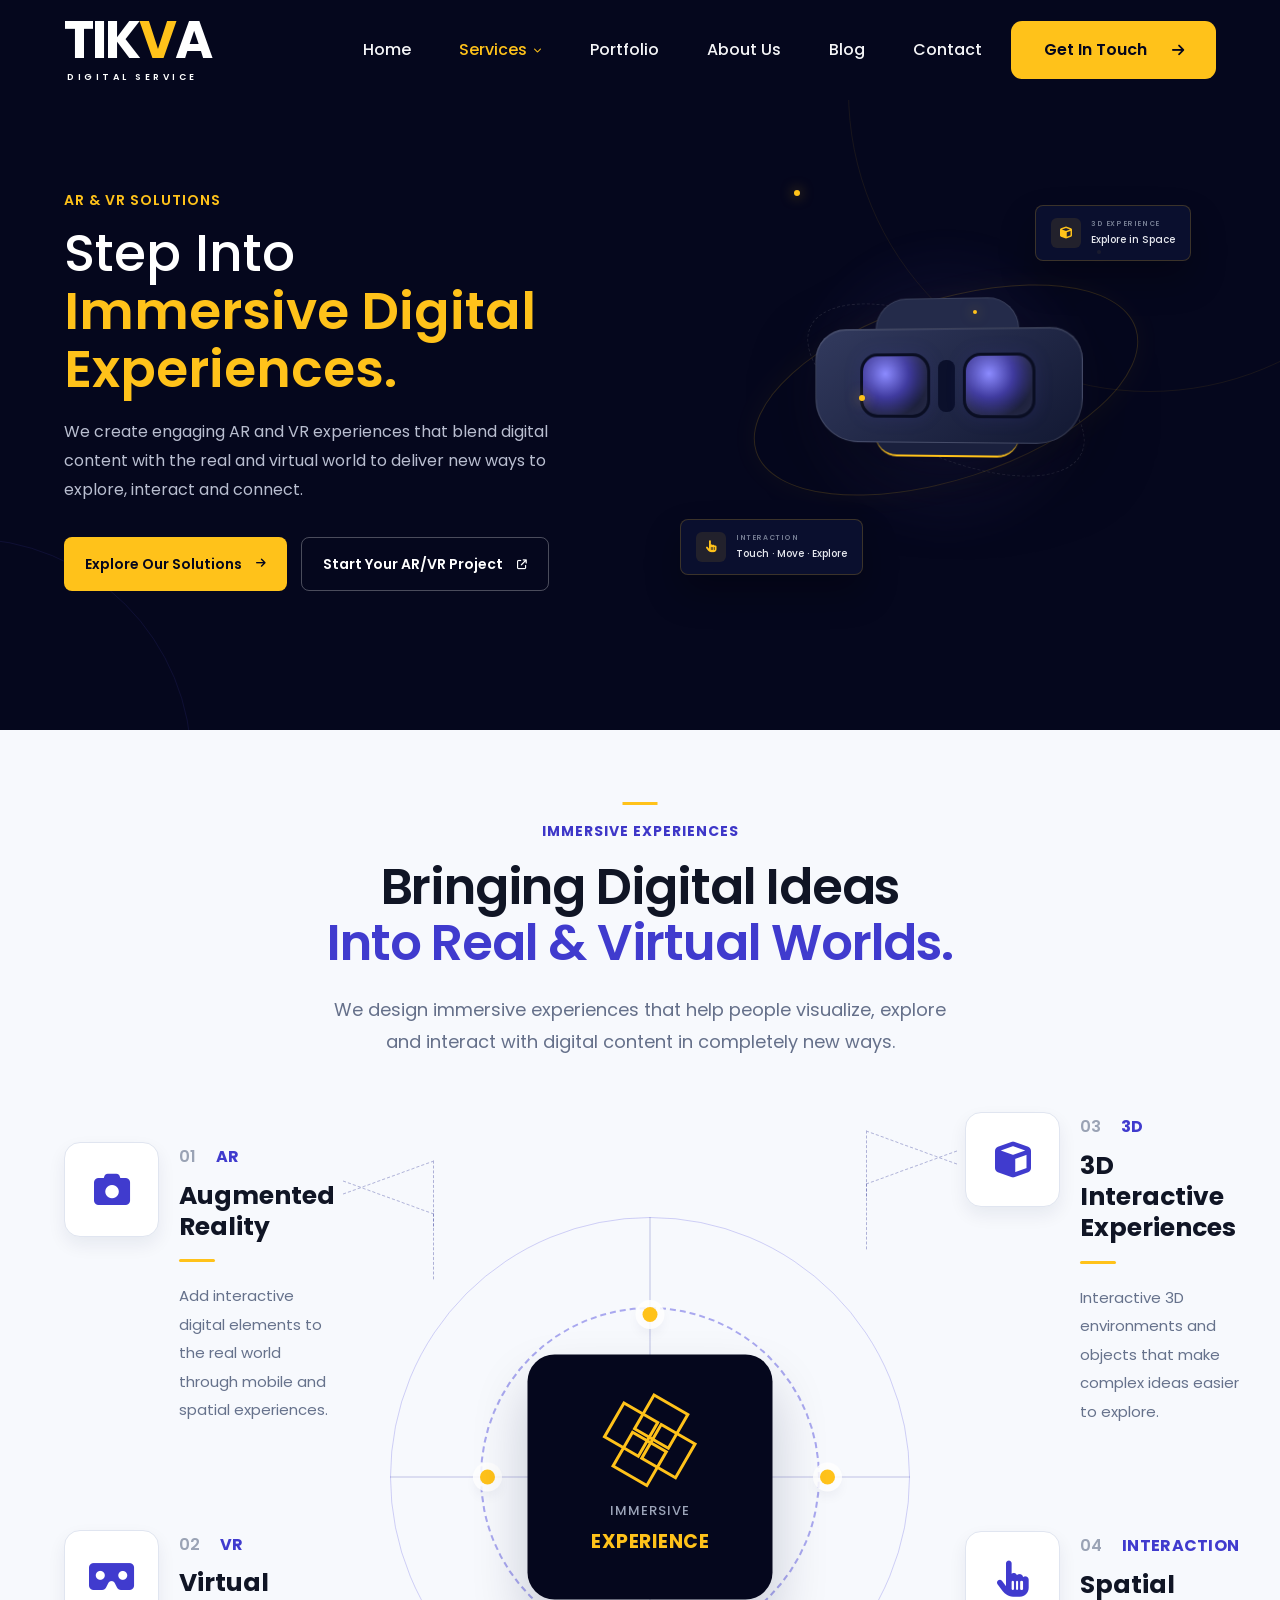
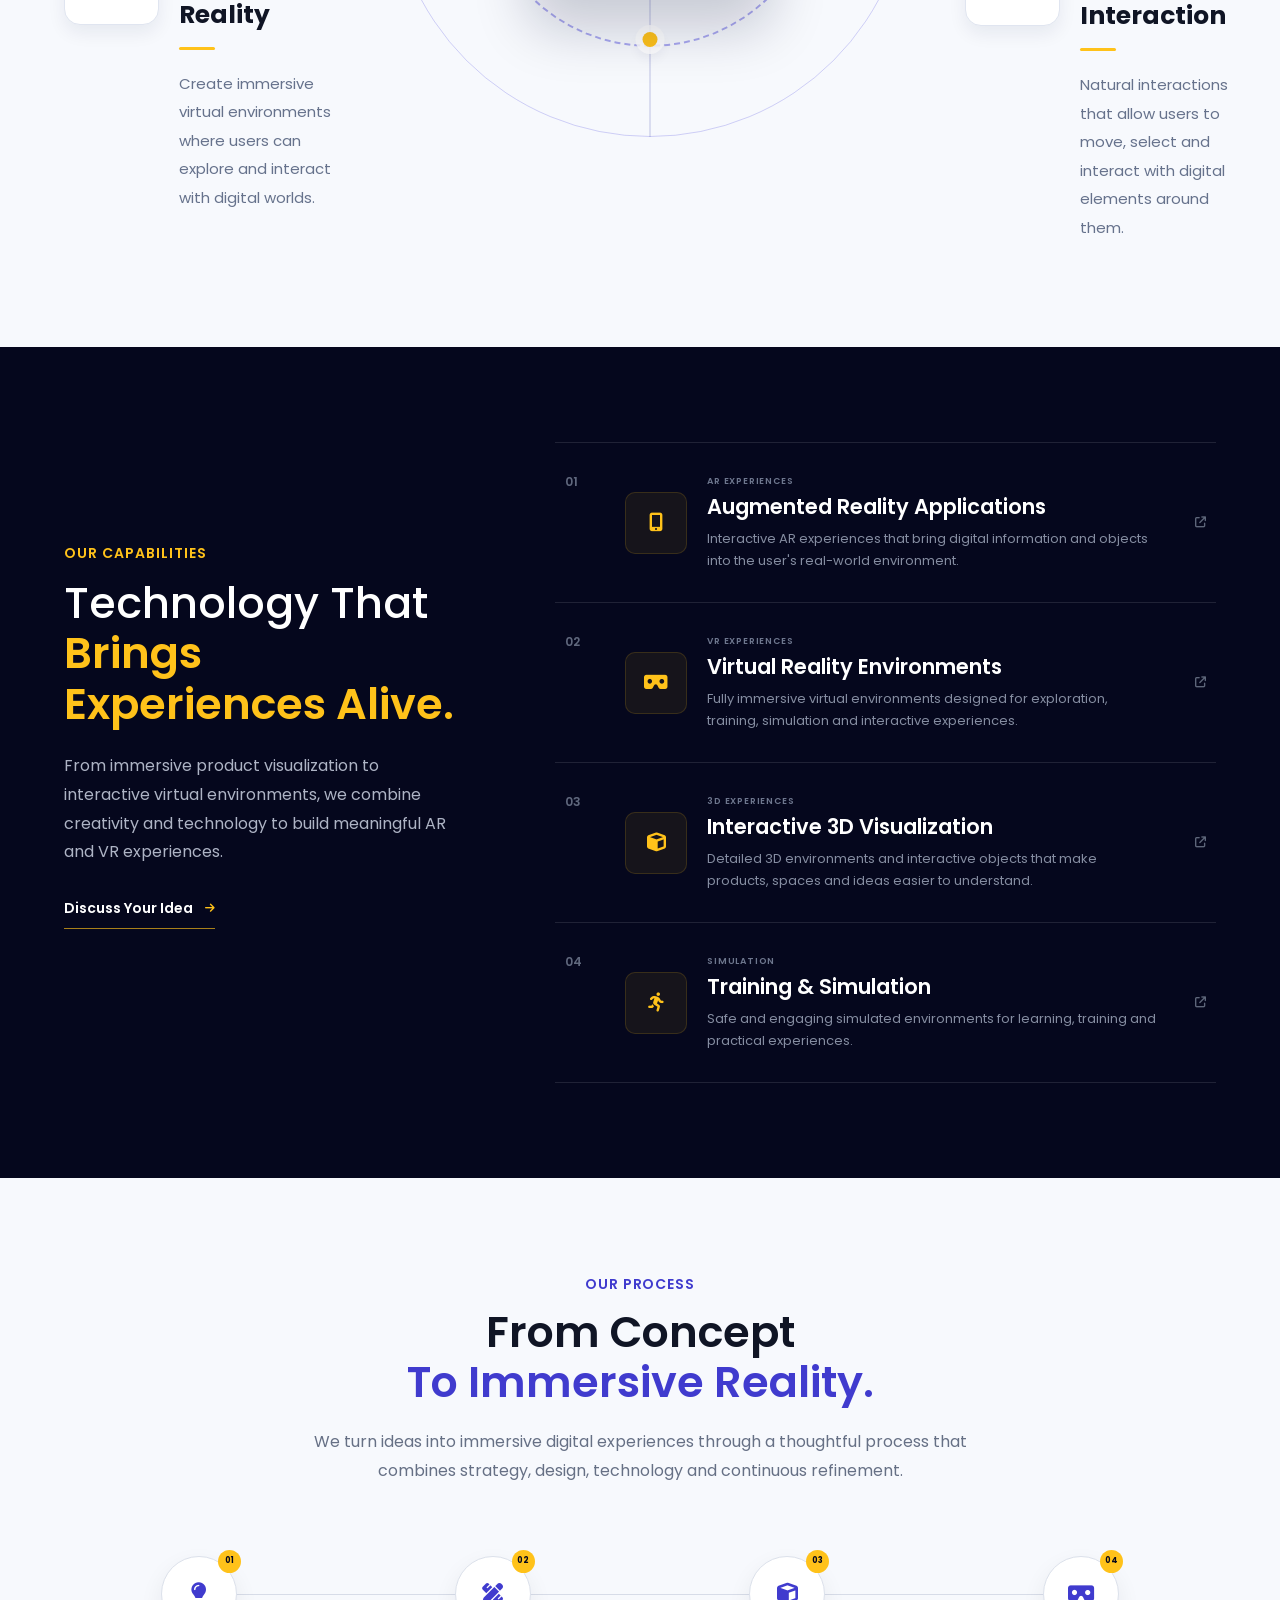
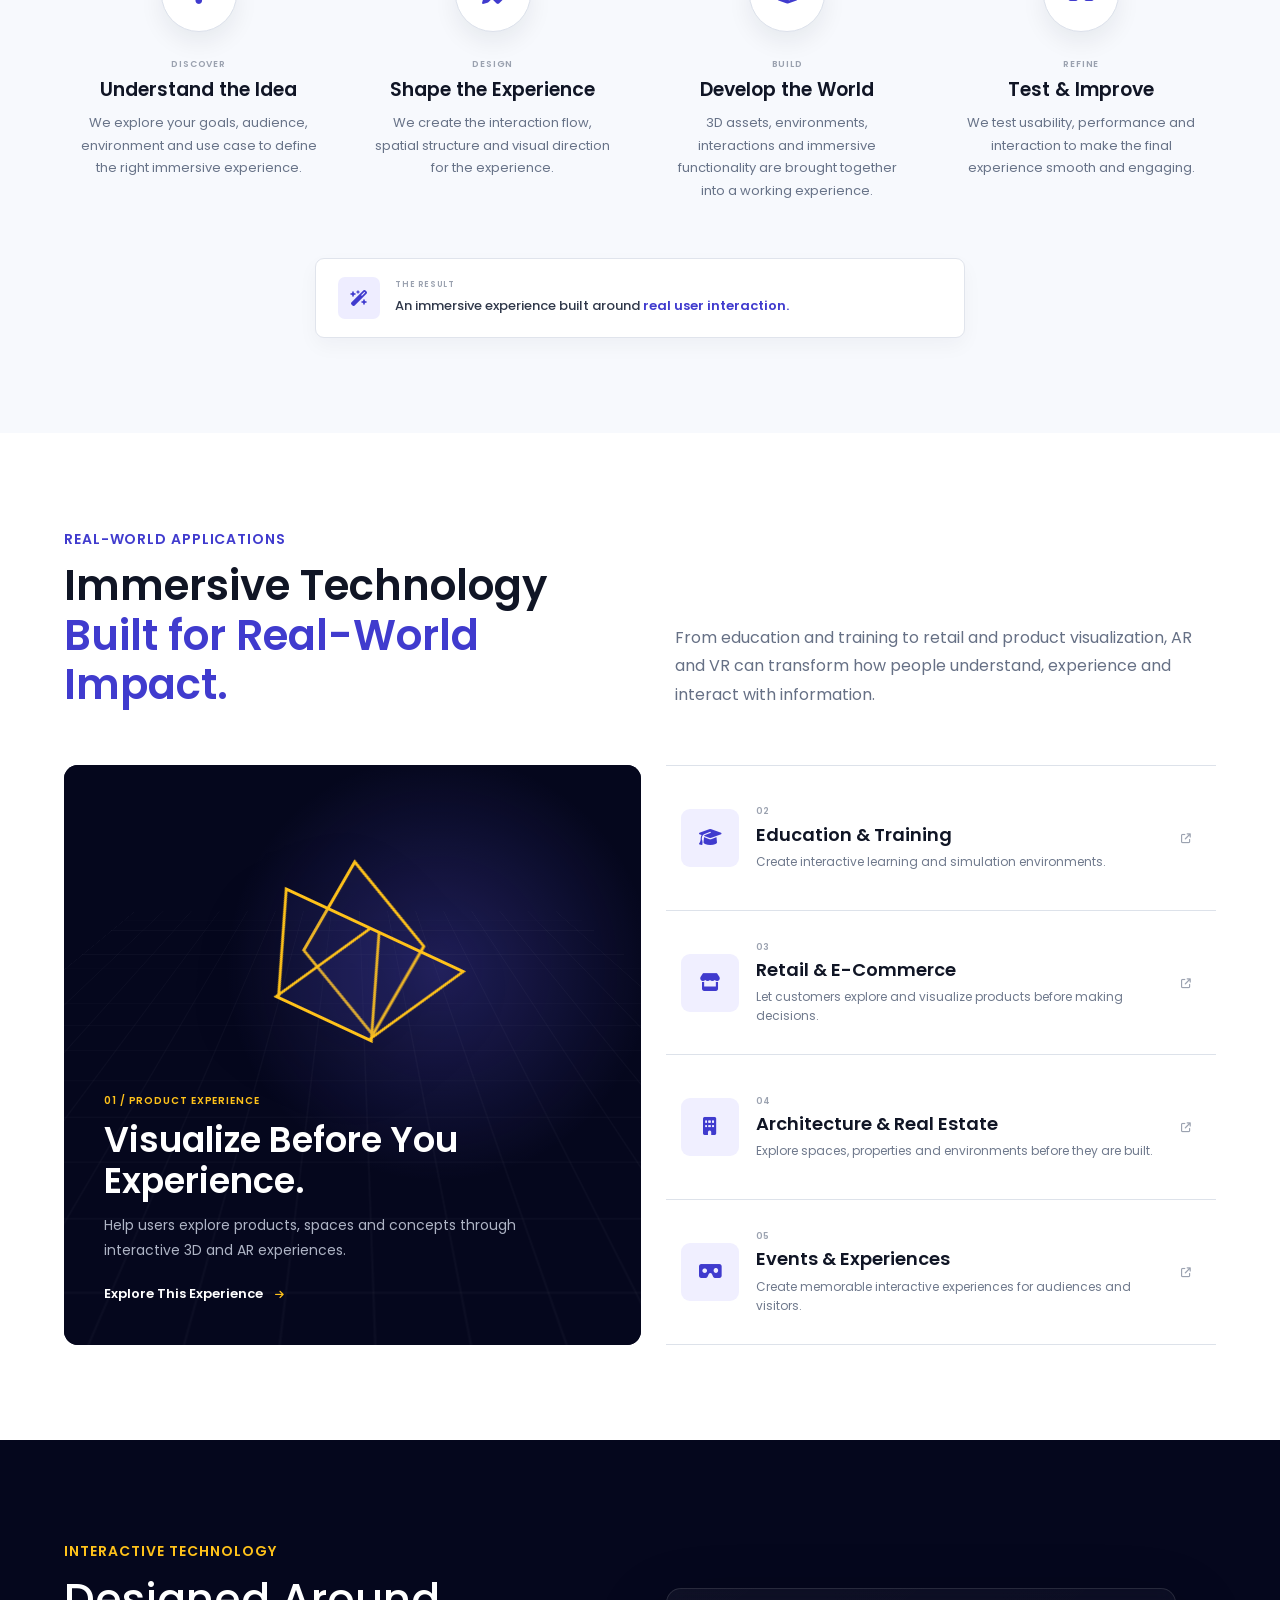
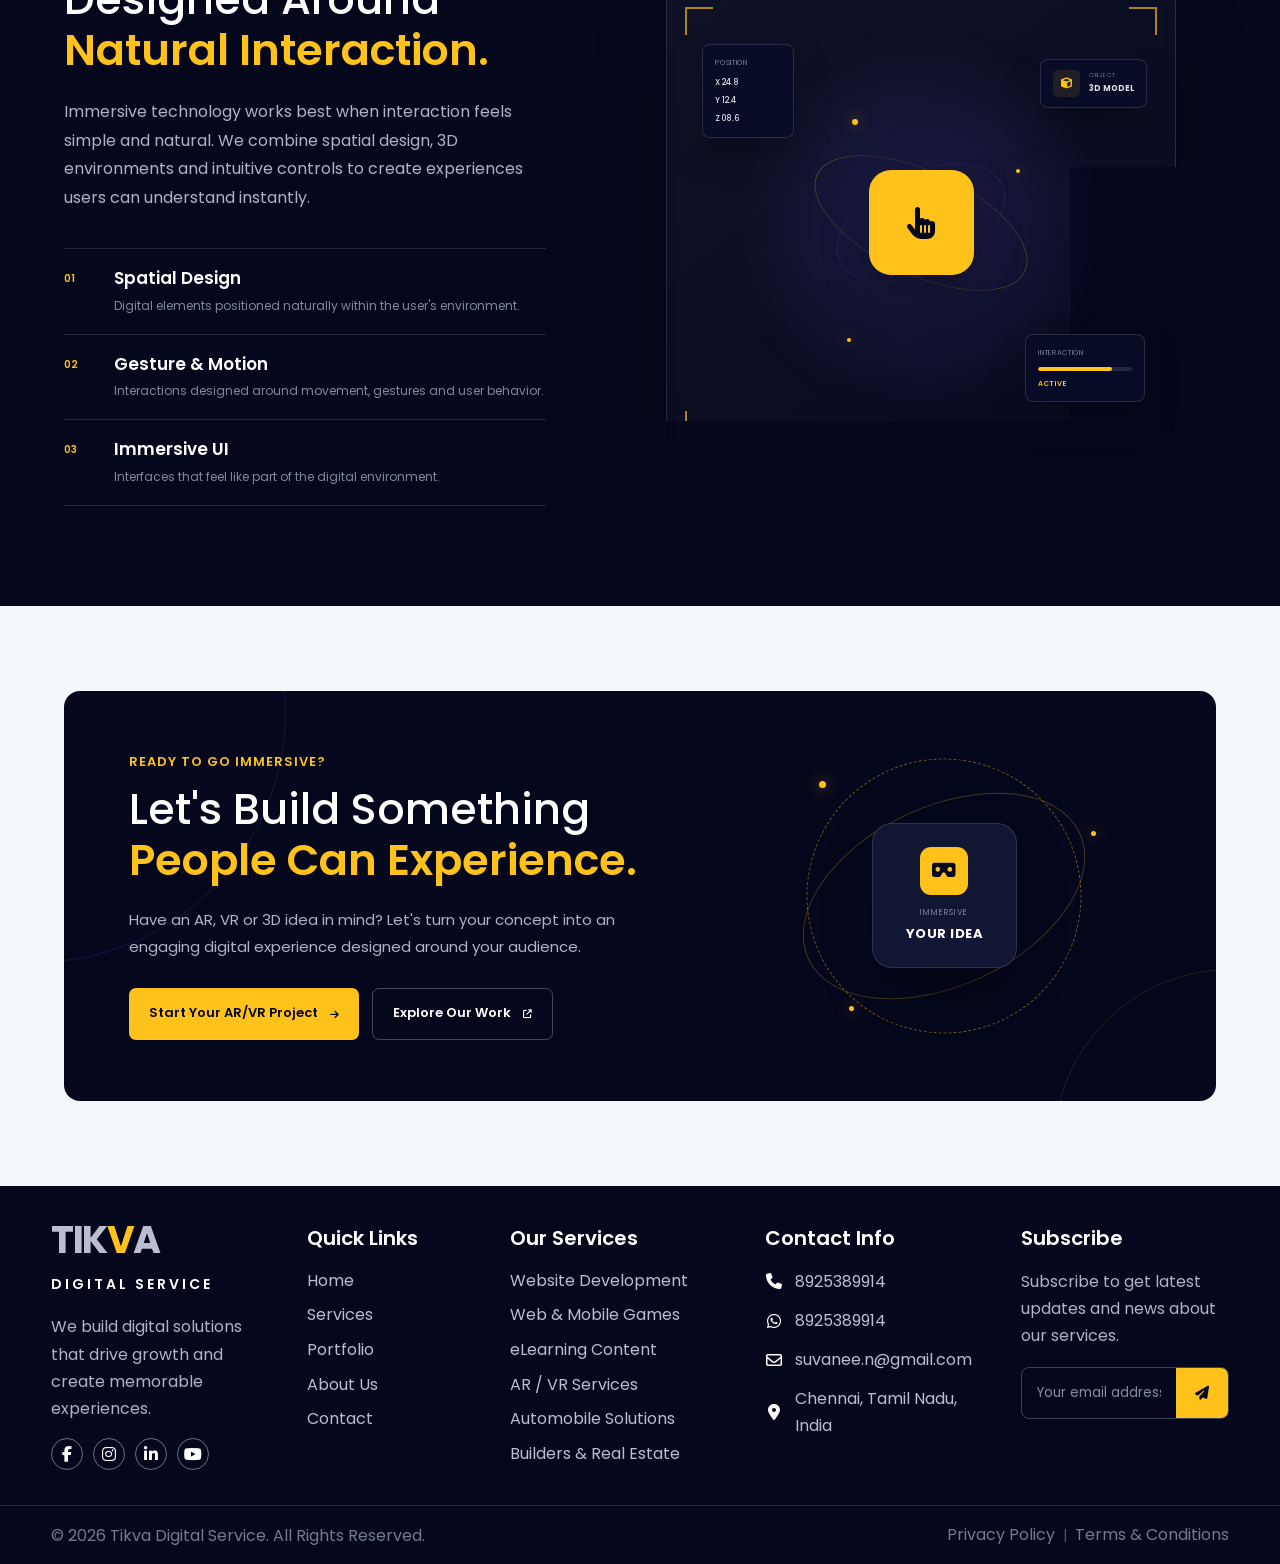
<file: ar-vr.html>
<!DOCTYPE html>
<html lang="en">

<head>
    <meta charset="UTF-8">
    <meta name="viewport" content="width=device-width, initial-scale=1.0">

    <title>Tikva Digital Service</title>

    <link rel="stylesheet" href="css/style.css">

    <!-- Font Awesome -->
    <link rel="stylesheet" href="https://cdnjs.cloudflare.com/ajax/libs/font-awesome/6.5.2/css/all.min.css">

    <link rel="preconnect" href="https://fonts.googleapis.com">
    <link rel="preconnect" href="https://fonts.gstatic.com" crossorigin>

    <link href="https://fonts.googleapis.com/css2?family=Poppins:wght@400;500;600;700&display=swap" rel="stylesheet">

</head>

<body>

    <header class="site-header">
        <div class="header-container">

            <!-- Logo -->
            <a href="#" class="site-logo">
                <span class="logo-main">TIK<span>V</span>A</span>
                <span class="logo-sub">DIGITAL SERVICE</span>
            </a>

            <!-- Navigation -->
            <nav class="main-nav">

                <a href="index.html" class="nav-link">
                    Home
                </a>


                <!-- Services -->
                <li class="nav-item dropdown">

                    <a href="#" class="nav-link active dropdown-toggle" id="servicesToggle">
                        Services
                        <i class="fa-solid fa-chevron-down"></i>
                    </a>

                    <ul class="services-dropdown" id="servicesDropdown">

                        <li>
                            <a href="website-development.html">
                                Website Development
                            </a>
                        </li>

                        <li>
                            <a href="game-development.html">
                                Game Development
                            </a>
                        </li>

                        <li>
                            <a href="elearning.html">
                                eLearning Solutions
                            </a>
                        </li>

                        <li>
                            <a href="ar-vr.html" class="nav-link active">
                                AR / VR Solutions
                            </a>
                        </li>

                        <li>
                            <a href="automobile.html">
                                Automobile Solutions
                            </a>
                        </li>

                        <li>
                            <a href="real-estate.html">
                                Real Estate Solutions
                            </a>
                        </li>

                    </ul>

                </li>

                <a href="portfolio.html" class="nav-link">
                    Portfolio
                </a>

                <a href="about.html" class="nav-link">
                    About Us
                </a>

                <a href="blog.html" class="nav-link">
                    Blog
                </a>

                <a href="contact.html" class="nav-link">
                    Contact
                </a>

            </nav>

            <!-- Header Button -->
            <a href="touch.html" class="header-cta">
                <span>Get In Touch</span>
                <i class="fa-solid fa-arrow-right"></i>
            </a>

            <!-- Mobile Menu Toggle -->
            <button class="menu-toggle" id="menuToggle" type="button" aria-label="Open Menu">
                <span></span>
                <span></span>
                <span></span>
            </button>

        </div>
    </header>

    <!-- ==============================
     AR & VR HERO
================================= -->

    <section class="arvr-hero-section">

        <div class="arvr-hero-container">

            <!-- LEFT CONTENT -->
            <div class="arvr-hero-content">

                <span class="arvr-hero-label">
                    AR & VR SOLUTIONS
                </span>

                <h1>
                    Step Into
                    <strong>Immersive Digital Experiences.</strong>
                </h1>

                <p>
                    We create engaging AR and VR experiences that blend
                    digital content with the real and virtual world to
                    deliver new ways to explore, interact and connect.
                </p>


                <!-- CTA BUTTONS -->
                <div class="arvr-hero-actions">

                    <a href="get-in-touch.html" class="arvr-hero-primary">

                        <span>Explore Our Solutions</span>

                        <i class="fa-solid fa-arrow-right"></i>

                    </a>

                    <a href="get-in-touch.html" class="arvr-hero-secondary">

                        <span>Start Your AR/VR Project</span>

                        <i class="fa-solid fa-arrow-up-right-from-square"></i>

                    </a>

                </div>

            </div>


            <!-- RIGHT VISUAL -->
            <div class="arvr-hero-visual">

                <!-- AMBIENT GLOW -->
                <div class="arvr-ambient-glow"></div>


                <!-- SPATIAL RING -->
                <div class="arvr-spatial-ring ring-large"></div>
                <div class="arvr-spatial-ring ring-small"></div>


                <!-- VR HEADSET -->
                <div class="arvr-headset">

                    <div class="arvr-headset-top"></div>

                    <div class="arvr-headset-body">

                        <div class="arvr-lens lens-left"></div>

                        <div class="arvr-headset-center"></div>

                        <div class="arvr-lens lens-right"></div>

                    </div>

                    <div class="arvr-headset-bottom"></div>

                </div>


                <!-- FLOATING AR CARD -->
                <div class="arvr-floating-card arvr-card-one">

                    <div class="arvr-floating-icon">
                        <i class="fa-solid fa-cube"></i>
                    </div>

                    <div>
                        <span>3D EXPERIENCE</span>
                        <strong>Explore in Space</strong>
                    </div>

                </div>


                <!-- FLOATING INTERACTION CARD -->
                <div class="arvr-floating-card arvr-card-two">

                    <div class="arvr-floating-icon">
                        <i class="fa-solid fa-hand-pointer"></i>
                    </div>

                    <div>
                        <span>INTERACTION</span>
                        <strong>Touch · Move · Explore</strong>
                    </div>

                </div>


                <!-- SPATIAL POINTS -->
                <span class="arvr-point point-one"></span>
                <span class="arvr-point point-two"></span>
                <span class="arvr-point point-three"></span>
                <span class="arvr-point point-four"></span>

            </div>

        </div>

    </section>



    <!-- =========================================
     IMMERSIVE EXPERIENCES SECTION
========================================= -->

    <section class="arvr-immersive-section">

        <div class="arvr-immersive-container">

            <!-- ==============================
             SECTION HEADING
        =============================== -->

            <div class="arvr-immersive-heading">

                <span class="arvr-immersive-label">
                    IMMERSIVE EXPERIENCES
                </span>

                <h2>
                    Bringing Digital Ideas
                    <strong>Into Real &amp; Virtual Worlds.</strong>
                </h2>

                <p>
                    We design immersive experiences that help people
                    visualize, explore and interact with digital content
                    in completely new ways.
                </p>

            </div>


            <!-- ==============================
             MAIN EXPERIENCE AREA
        =============================== -->

            <div class="arvr-immersive-layout">


                <!-- ==============================
                 LEFT SIDE
            =============================== -->

                <div class="arvr-immersive-left">


                    <!-- 01 -->
                    <div class="arvr-immersive-item immersive-left-top">

                        <div class="arvr-item-icon">
                            <i class="fa-solid fa-camera"></i>
                        </div>

                        <div class="arvr-item-content">

                            <div class="arvr-item-meta">
                                <span>01</span>
                                <b>AR</b>
                            </div>

                            <h3>
                                Augmented
                                <br>
                                Reality
                            </h3>

                            <div class="arvr-item-line"></div>

                            <p>
                                Add interactive digital elements to the real
                                world through mobile and spatial experiences.
                            </p>

                        </div>

                    </div>


                    <!-- 02 -->
                    <div class="arvr-immersive-item immersive-left-bottom">

                        <div class="arvr-item-icon">
                            <i class="fa-solid fa-vr-cardboard"></i>
                        </div>

                        <div class="arvr-item-content">

                            <div class="arvr-item-meta">
                                <span>02</span>
                                <b>VR</b>
                            </div>

                            <h3>
                                Virtual
                                <br>
                                Reality
                            </h3>

                            <div class="arvr-item-line"></div>

                            <p>
                                Create immersive virtual environments where
                                users can explore and interact with digital
                                worlds.
                            </p>

                        </div>

                    </div>

                </div>


                <!-- ==============================
                 CENTER VISUAL
            =============================== -->

                <div class="arvr-immersive-center">

                    <!-- Outer circle -->
                    <div class="arvr-circle arvr-circle-outer"></div>

                    <!-- Inner circle -->
                    <div class="arvr-circle arvr-circle-inner"></div>


                    <!-- Connecting lines -->
                    <div class="arvr-line arvr-line-vertical"></div>

                    <div class="arvr-line arvr-line-horizontal"></div>


                    <!-- Top dot -->
                    <span class="arvr-orbit-dot arvr-dot-top"></span>

                    <!-- Right dot -->
                    <span class="arvr-orbit-dot arvr-dot-right"></span>

                    <!-- Bottom dot -->
                    <span class="arvr-orbit-dot arvr-dot-bottom"></span>

                    <!-- Left dot -->
                    <span class="arvr-orbit-dot arvr-dot-left"></span>


                    <!-- Center Card -->
                    <div class="arvr-center-card">

                        <div class="arvr-center-symbol">

                            <span></span>
                            <span></span>
                            <span></span>
                            <span></span>

                        </div>

                        <small>
                            IMMERSIVE
                        </small>

                        <strong>
                            EXPERIENCE
                        </strong>

                    </div>

                </div>


                <!-- ==============================
                 RIGHT SIDE
            =============================== -->

                <div class="arvr-immersive-right">


                    <!-- 03 -->
                    <div class="arvr-immersive-item immersive-right-top">

                        <div class="arvr-item-icon">
                            <i class="fa-solid fa-cube"></i>
                        </div>

                        <div class="arvr-item-content">

                            <div class="arvr-item-meta">
                                <span>03</span>
                                <b>3D</b>
                            </div>

                            <h3>
                                3D Interactive
                                <br>
                                Experiences
                            </h3>

                            <div class="arvr-item-line"></div>

                            <p>
                                Interactive 3D environments and objects that
                                make complex ideas easier to explore.
                            </p>

                        </div>

                    </div>


                    <!-- 04 -->
                    <div class="arvr-immersive-item immersive-right-bottom">

                        <div class="arvr-item-icon">
                            <i class="fa-solid fa-hand-pointer"></i>
                        </div>

                        <div class="arvr-item-content">

                            <div class="arvr-item-meta">
                                <span>04</span>
                                <b>INTERACTION</b>
                            </div>

                            <h3>
                                Spatial
                                <br>
                                Interaction
                            </h3>

                            <div class="arvr-item-line"></div>

                            <p>
                                Natural interactions that allow users to move,
                                select and interact with digital elements
                                around them.
                            </p>

                        </div>

                    </div>

                </div>

            </div>

        </div>

    </section>


    <!-- =========================================
     AR & VR CAPABILITIES
========================================= -->

    <section class="arvr-capabilities-section">

        <div class="arvr-capabilities-container">

            <!-- LEFT HEADING -->
            <div class="arvr-capabilities-intro">

                <span class="arvr-capabilities-label">
                    OUR CAPABILITIES
                </span>

                <h2>
                    Technology That
                    <strong>Brings Experiences Alive.</strong>
                </h2>

                <p>
                    From immersive product visualization to interactive
                    virtual environments, we combine creativity and
                    technology to build meaningful AR and VR experiences.
                </p>

                <a href="get-in-touch.html" class="arvr-capabilities-link">

                    Discuss Your Idea

                    <i class="fa-solid fa-arrow-right"></i>

                </a>

            </div>


            <!-- RIGHT CAPABILITY LIST -->
            <div class="arvr-capabilities-list">


                <!-- 01 -->
                <div class="arvr-capability-row">

                    <div class="arvr-capability-number">
                        01
                    </div>

                    <div class="arvr-capability-icon">
                        <i class="fa-solid fa-mobile-screen-button"></i>
                    </div>

                    <div class="arvr-capability-content">

                        <span>AR EXPERIENCES</span>

                        <h3>
                            Augmented Reality Applications
                        </h3>

                        <p>
                            Interactive AR experiences that bring
                            digital information and objects into the
                            user's real-world environment.
                        </p>

                    </div>

                    <i class="fa-solid fa-arrow-up-right-from-square arvr-capability-arrow"></i>

                </div>


                <!-- 02 -->
                <div class="arvr-capability-row">

                    <div class="arvr-capability-number">
                        02
                    </div>

                    <div class="arvr-capability-icon">
                        <i class="fa-solid fa-vr-cardboard"></i>
                    </div>

                    <div class="arvr-capability-content">

                        <span>VR EXPERIENCES</span>

                        <h3>
                            Virtual Reality Environments
                        </h3>

                        <p>
                            Fully immersive virtual environments designed
                            for exploration, training, simulation and
                            interactive experiences.
                        </p>

                    </div>

                    <i class="fa-solid fa-arrow-up-right-from-square arvr-capability-arrow"></i>

                </div>


                <!-- 03 -->
                <div class="arvr-capability-row">

                    <div class="arvr-capability-number">
                        03
                    </div>

                    <div class="arvr-capability-icon">
                        <i class="fa-solid fa-cube"></i>
                    </div>

                    <div class="arvr-capability-content">

                        <span>3D EXPERIENCES</span>

                        <h3>
                            Interactive 3D Visualization
                        </h3>

                        <p>
                            Detailed 3D environments and interactive
                            objects that make products, spaces and ideas
                            easier to understand.
                        </p>

                    </div>

                    <i class="fa-solid fa-arrow-up-right-from-square arvr-capability-arrow"></i>

                </div>


                <!-- 04 -->
                <div class="arvr-capability-row">

                    <div class="arvr-capability-number">
                        04
                    </div>

                    <div class="arvr-capability-icon">
                        <i class="fa-solid fa-person-running"></i>
                    </div>

                    <div class="arvr-capability-content">

                        <span>SIMULATION</span>

                        <h3>
                            Training & Simulation
                        </h3>

                        <p>
                            Safe and engaging simulated environments for
                            learning, training and practical experiences.
                        </p>

                    </div>

                    <i class="fa-solid fa-arrow-up-right-from-square arvr-capability-arrow"></i>

                </div>


            </div>

        </div>

    </section>


    <!-- =========================================
     HOW WE BUILD IMMERSIVE EXPERIENCES
========================================= -->

    <section class="arvr-process-section">

        <div class="arvr-process-container">

            <!-- HEADING -->
            <div class="arvr-process-heading">

                <span>OUR PROCESS</span>

                <h2>
                    From Concept
                    <strong>To Immersive Reality.</strong>
                </h2>

                <p>
                    We turn ideas into immersive digital experiences
                    through a thoughtful process that combines strategy,
                    design, technology and continuous refinement.
                </p>

            </div>


            <!-- PROCESS -->
            <div class="arvr-process-wrapper">

                <!-- CONNECTING LINE -->
                <div class="arvr-process-line"></div>


                <!-- STEP 01 -->
                <div class="arvr-process-step">

                    <div class="arvr-process-marker">

                        <span>01</span>

                        <i class="fa-solid fa-lightbulb"></i>

                    </div>

                    <div class="arvr-process-content">

                        <small>DISCOVER</small>

                        <h3>
                            Understand the Idea
                        </h3>

                        <p>
                            We explore your goals, audience, environment
                            and use case to define the right immersive
                            experience.
                        </p>

                    </div>

                </div>


                <!-- STEP 02 -->
                <div class="arvr-process-step">

                    <div class="arvr-process-marker">

                        <span>02</span>

                        <i class="fa-solid fa-pen-ruler"></i>

                    </div>

                    <div class="arvr-process-content">

                        <small>DESIGN</small>

                        <h3>
                            Shape the Experience
                        </h3>

                        <p>
                            We create the interaction flow, spatial
                            structure and visual direction for the
                            experience.
                        </p>

                    </div>

                </div>


                <!-- STEP 03 -->
                <div class="arvr-process-step">

                    <div class="arvr-process-marker">

                        <span>03</span>

                        <i class="fa-solid fa-cube"></i>

                    </div>

                    <div class="arvr-process-content">

                        <small>BUILD</small>

                        <h3>
                            Develop the World
                        </h3>

                        <p>
                            3D assets, environments, interactions and
                            immersive functionality are brought together
                            into a working experience.
                        </p>

                    </div>

                </div>


                <!-- STEP 04 -->
                <div class="arvr-process-step">

                    <div class="arvr-process-marker">

                        <span>04</span>

                        <i class="fa-solid fa-vr-cardboard"></i>

                    </div>

                    <div class="arvr-process-content">

                        <small>REFINE</small>

                        <h3>
                            Test & Improve
                        </h3>

                        <p>
                            We test usability, performance and interaction
                            to make the final experience smooth and engaging.
                        </p>

                    </div>

                </div>

            </div>


            <!-- BOTTOM STATEMENT -->
            <div class="arvr-process-note">

                <div class="arvr-process-note-icon">
                    <i class="fa-solid fa-wand-magic-sparkles"></i>
                </div>

                <div>

                    <span>THE RESULT</span>

                    <strong>
                        An immersive experience built around
                        <em>real user interaction.</em>
                    </strong>

                </div>

            </div>

        </div>

    </section>

    <!-- =========================================
     REAL-WORLD APPLICATIONS
========================================= -->

    <section class="arvr-applications-section">

        <div class="arvr-applications-container">

            <!-- TOP HEADING -->
            <div class="arvr-applications-heading">

                <div>

                    <span>REAL-WORLD APPLICATIONS</span>

                    <h2>
                        Immersive Technology
                        <strong>Built for Real-World Impact.</strong>
                    </h2>

                </div>

                <p>
                    From education and training to retail and product
                    visualization, AR and VR can transform how people
                    understand, experience and interact with information.
                </p>

            </div>


            <!-- APPLICATION SHOWCASE -->
            <div class="arvr-applications-showcase">


                <!-- LARGE FEATURE -->
                <div class="arvr-application-feature">

                    <div class="arvr-feature-background">

                        <div class="arvr-feature-grid"></div>

                        <div class="arvr-feature-object">

                            <div class="arvr-feature-cube">
                                <span></span>
                                <span></span>
                                <span></span>
                            </div>

                        </div>

                    </div>


                    <div class="arvr-feature-content">

                        <span>01 / PRODUCT EXPERIENCE</span>

                        <h3>
                            Visualize Before
                            You Experience.
                        </h3>

                        <p>
                            Help users explore products, spaces and
                            concepts through interactive 3D and AR
                            experiences.
                        </p>

                        <a href="get-in-touch.html">
                            Explore This Experience
                            <i class="fa-solid fa-arrow-right"></i>
                        </a>

                    </div>

                </div>


                <!-- APPLICATION LIST -->
                <div class="arvr-application-list">


                    <!-- Education -->
                    <div class="arvr-application-row">

                        <div class="arvr-application-icon">
                            <i class="fa-solid fa-graduation-cap"></i>
                        </div>

                        <div class="arvr-application-content">

                            <span>02</span>

                            <h3>
                                Education & Training
                            </h3>

                            <p>
                                Create interactive learning and
                                simulation environments.
                            </p>

                        </div>

                        <i class="fa-solid fa-arrow-up-right-from-square"></i>

                    </div>


                    <!-- Retail -->
                    <div class="arvr-application-row">

                        <div class="arvr-application-icon">
                            <i class="fa-solid fa-store"></i>
                        </div>

                        <div class="arvr-application-content">

                            <span>03</span>

                            <h3>
                                Retail & E-Commerce
                            </h3>

                            <p>
                                Let customers explore and visualize
                                products before making decisions.
                            </p>

                        </div>

                        <i class="fa-solid fa-arrow-up-right-from-square"></i>

                    </div>


                    <!-- Architecture -->
                    <div class="arvr-application-row">

                        <div class="arvr-application-icon">
                            <i class="fa-solid fa-building"></i>
                        </div>

                        <div class="arvr-application-content">

                            <span>04</span>

                            <h3>
                                Architecture & Real Estate
                            </h3>

                            <p>
                                Explore spaces, properties and
                                environments before they are built.
                            </p>

                        </div>

                        <i class="fa-solid fa-arrow-up-right-from-square"></i>

                    </div>


                    <!-- Events -->
                    <div class="arvr-application-row">

                        <div class="arvr-application-icon">
                            <i class="fa-solid fa-vr-cardboard"></i>
                        </div>

                        <div class="arvr-application-content">

                            <span>05</span>

                            <h3>
                                Events & Experiences
                            </h3>

                            <p>
                                Create memorable interactive experiences
                                for audiences and visitors.
                            </p>

                        </div>

                        <i class="fa-solid fa-arrow-up-right-from-square"></i>

                    </div>

                </div>

            </div>

        </div>

    </section>

    <!-- =========================================
     INTERACTIVE TECHNOLOGY
========================================= -->

    <section class="arvr-interactive-section">

        <div class="arvr-interactive-container">

            <!-- LEFT CONTENT -->
            <div class="arvr-interactive-content">

                <span class="arvr-interactive-label">
                    INTERACTIVE TECHNOLOGY
                </span>

                <h2>
                    Designed Around
                    <strong>Natural Interaction.</strong>
                </h2>

                <p>
                    Immersive technology works best when interaction
                    feels simple and natural. We combine spatial design,
                    3D environments and intuitive controls to create
                    experiences users can understand instantly.
                </p>


                <!-- TECHNOLOGY POINTS -->
                <div class="arvr-interactive-points">

                    <div class="arvr-interactive-point">

                        <span>01</span>

                        <div>
                            <h3>Spatial Design</h3>
                            <p>
                                Digital elements positioned naturally
                                within the user's environment.
                            </p>
                        </div>

                    </div>


                    <div class="arvr-interactive-point">

                        <span>02</span>

                        <div>
                            <h3>Gesture & Motion</h3>
                            <p>
                                Interactions designed around movement,
                                gestures and user behavior.
                            </p>
                        </div>

                    </div>


                    <div class="arvr-interactive-point">

                        <span>03</span>

                        <div>
                            <h3>Immersive UI</h3>
                            <p>
                                Interfaces that feel like part of the
                                digital environment.
                            </p>
                        </div>

                    </div>

                </div>

            </div>


            <!-- RIGHT VISUAL -->
            <div class="arvr-interactive-visual">

                <div class="arvr-interactive-glow"></div>


                <!-- SPATIAL FRAME -->
                <div class="arvr-spatial-frame">

                    <div class="arvr-frame-corner corner-tl"></div>
                    <div class="arvr-frame-corner corner-tr"></div>
                    <div class="arvr-frame-corner corner-bl"></div>
                    <div class="arvr-frame-corner corner-br"></div>


                    <!-- CENTRAL OBJECT -->
                    <div class="arvr-interactive-object">

                        <div class="arvr-object-ring ring-1"></div>
                        <div class="arvr-object-ring ring-2"></div>

                        <div class="arvr-object-core">

                            <i class="fa-solid fa-hand-pointer"></i>

                        </div>

                    </div>


                    <!-- FLOATING UI 1 -->
                    <div class="arvr-ui-panel ui-panel-one">

                        <span>POSITION</span>

                        <strong>X 24.8</strong>
                        <strong>Y 12.4</strong>
                        <strong>Z 08.6</strong>

                    </div>


                    <!-- FLOATING UI 2 -->
                    <div class="arvr-ui-panel ui-panel-two">

                        <div class="arvr-ui-icon">
                            <i class="fa-solid fa-cube"></i>
                        </div>

                        <div>
                            <span>OBJECT</span>
                            <strong>3D MODEL</strong>
                        </div>

                    </div>


                    <!-- FLOATING UI 3 -->
                    <div class="arvr-ui-panel ui-panel-three">

                        <span>INTERACTION</span>

                        <div class="arvr-ui-progress">
                            <i></i>
                        </div>

                        <strong>ACTIVE</strong>

                    </div>


                    <!-- POINTS -->
                    <span class="arvr-interactive-dot interactive-dot-1"></span>
                    <span class="arvr-interactive-dot interactive-dot-2"></span>
                    <span class="arvr-interactive-dot interactive-dot-3"></span>

                </div>

            </div>

        </div>

    </section>


    <!-- =========================================
     AR & VR FINAL CTA
========================================= -->

    <section class="arvr-final-cta-section">

        <div class="arvr-final-cta-container">

            <!-- LEFT CONTENT -->
            <div class="arvr-final-cta-content">

                <span class="arvr-final-cta-label">
                    READY TO GO IMMERSIVE?
                </span>

                <h2>
                    Let's Build Something
                    <strong>People Can Experience.</strong>
                </h2>

                <p>
                    Have an AR, VR or 3D idea in mind?
                    Let's turn your concept into an engaging
                    digital experience designed around your audience.
                </p>


                <!-- BUTTONS -->
                <div class="arvr-final-cta-actions">

                    <a href="get-in-touch.html" class="arvr-final-cta-primary">

                        Start Your AR/VR Project

                        <i class="fa-solid fa-arrow-right"></i>

                    </a>

                    <a href="portfolio.html" class="arvr-final-cta-secondary">

                        Explore Our Work

                        <i class="fa-solid fa-arrow-up-right-from-square"></i>

                    </a>

                </div>

            </div>


            <!-- RIGHT VISUAL -->
            <div class="arvr-final-cta-visual">

                <div class="arvr-final-orbit orbit-main"></div>

                <div class="arvr-final-orbit orbit-inner"></div>

                <div class="arvr-final-card">

                    <div class="arvr-final-card-icon">
                        <i class="fa-solid fa-vr-cardboard"></i>
                    </div>

                    <span>
                        IMMERSIVE
                    </span>

                    <strong>
                        YOUR IDEA
                    </strong>

                </div>


                <!-- Floating points -->
                <span class="arvr-final-point final-point-one"></span>
                <span class="arvr-final-point final-point-two"></span>
                <span class="arvr-final-point final-point-three"></span>

            </div>

        </div>

    </section>



    <!-- ==============================
     FOOTER
================================= -->

    <footer class="site-footer">

        <!-- ==============================
         FOOTER MAIN
    ================================= -->

        <div class="footer-main">

            <div class="footer-container">


                <!-- COLUMN 1 -->
                <div class="footer-column footer-brand">

                    <a href="#" class="footer-logo">
                        TIK<span>V</span>A
                    </a>

                    <span class="footer-logo-sub">
                        DIGITAL SERVICE
                    </span>

                    <p>
                        We build digital solutions that drive growth
                        and create memorable experiences.
                    </p>


                    <!-- SOCIALS -->
                    <div class="footer-socials">

                        <a href="#">
                            <i class="fa-brands fa-facebook-f"></i>
                        </a>

                        <a href="#">
                            <i class="fa-brands fa-instagram"></i>
                        </a>

                        <a href="#">
                            <i class="fa-brands fa-linkedin-in"></i>
                        </a>

                        <a href="#">
                            <i class="fa-brands fa-youtube"></i>
                        </a>

                    </div>

                </div>


                <!-- COLUMN 2 -->
                <div class="footer-column">

                    <h3>Quick Links</h3>

                    <a href="index.html">Home</a>
                    <a href="services.html">Services</a>
                    <a href="portfolio.html">Portfolio</a>
                    <a href="about.html">About Us</a>
                    <a href="contact.html">Contact</a>

                </div>


                <!-- COLUMN 3 -->
                <div class="footer-column">

                    <h3>Our Services</h3>

                    <a href="#">Website Development</a>
                    <a href="#">Web &amp; Mobile Games</a>
                    <a href="#">eLearning Content</a>
                    <a href="#">AR / VR Services</a>
                    <a href="#">Automobile Solutions</a>
                    <a href="#">Builders &amp; Real Estate</a>

                </div>


                <!-- COLUMN 4 -->
                <div class="footer-column footer-contact">

                    <h3>Contact Info</h3>

                    <p>
                        <i class="fa-solid fa-phone"></i>
                        <span>8925389914</span>
                    </p>

                    <p>
                        <i class="fa-brands fa-whatsapp"></i>
                        <span>8925389914</span>
                    </p>

                    <p>
                        <i class="fa-regular fa-envelope"></i>
                        <span>suvanee.n@gmail.com</span>
                    </p>

                    <p>
                        <i class="fa-solid fa-location-dot"></i>
                        <span>Chennai, Tamil Nadu, India</span>
                    </p>

                </div>


                <!-- COLUMN 5 -->
                <div class="footer-column footer-subscribe">

                    <h3>Subscribe</h3>

                    <p>
                        Subscribe to get latest updates and
                        news about our services.
                    </p>


                    <form class="subscribe-form">

                        <input type="email" placeholder="Your email address">

                        <button type="submit">
                            <i class="fa-solid fa-paper-plane"></i>
                        </button>

                    </form>

                </div>

            </div>


            <!-- COPYRIGHT -->
            <div class="footer-bottom">

                <div class="footer-bottom-container">

                    <p>
                        © 2026 Tikva Digital Service. All Rights Reserved.
                    </p>

                    <div class="footer-legal">

                        <a href="#">Privacy Policy</a>

                        <span>|</span>

                        <a href="#">Terms &amp; Conditions</a>

                    </div>

                </div>

            </div>

        </div>

    </footer>


    <script src="js/main.js"></script>

</body>


</html>
</file>
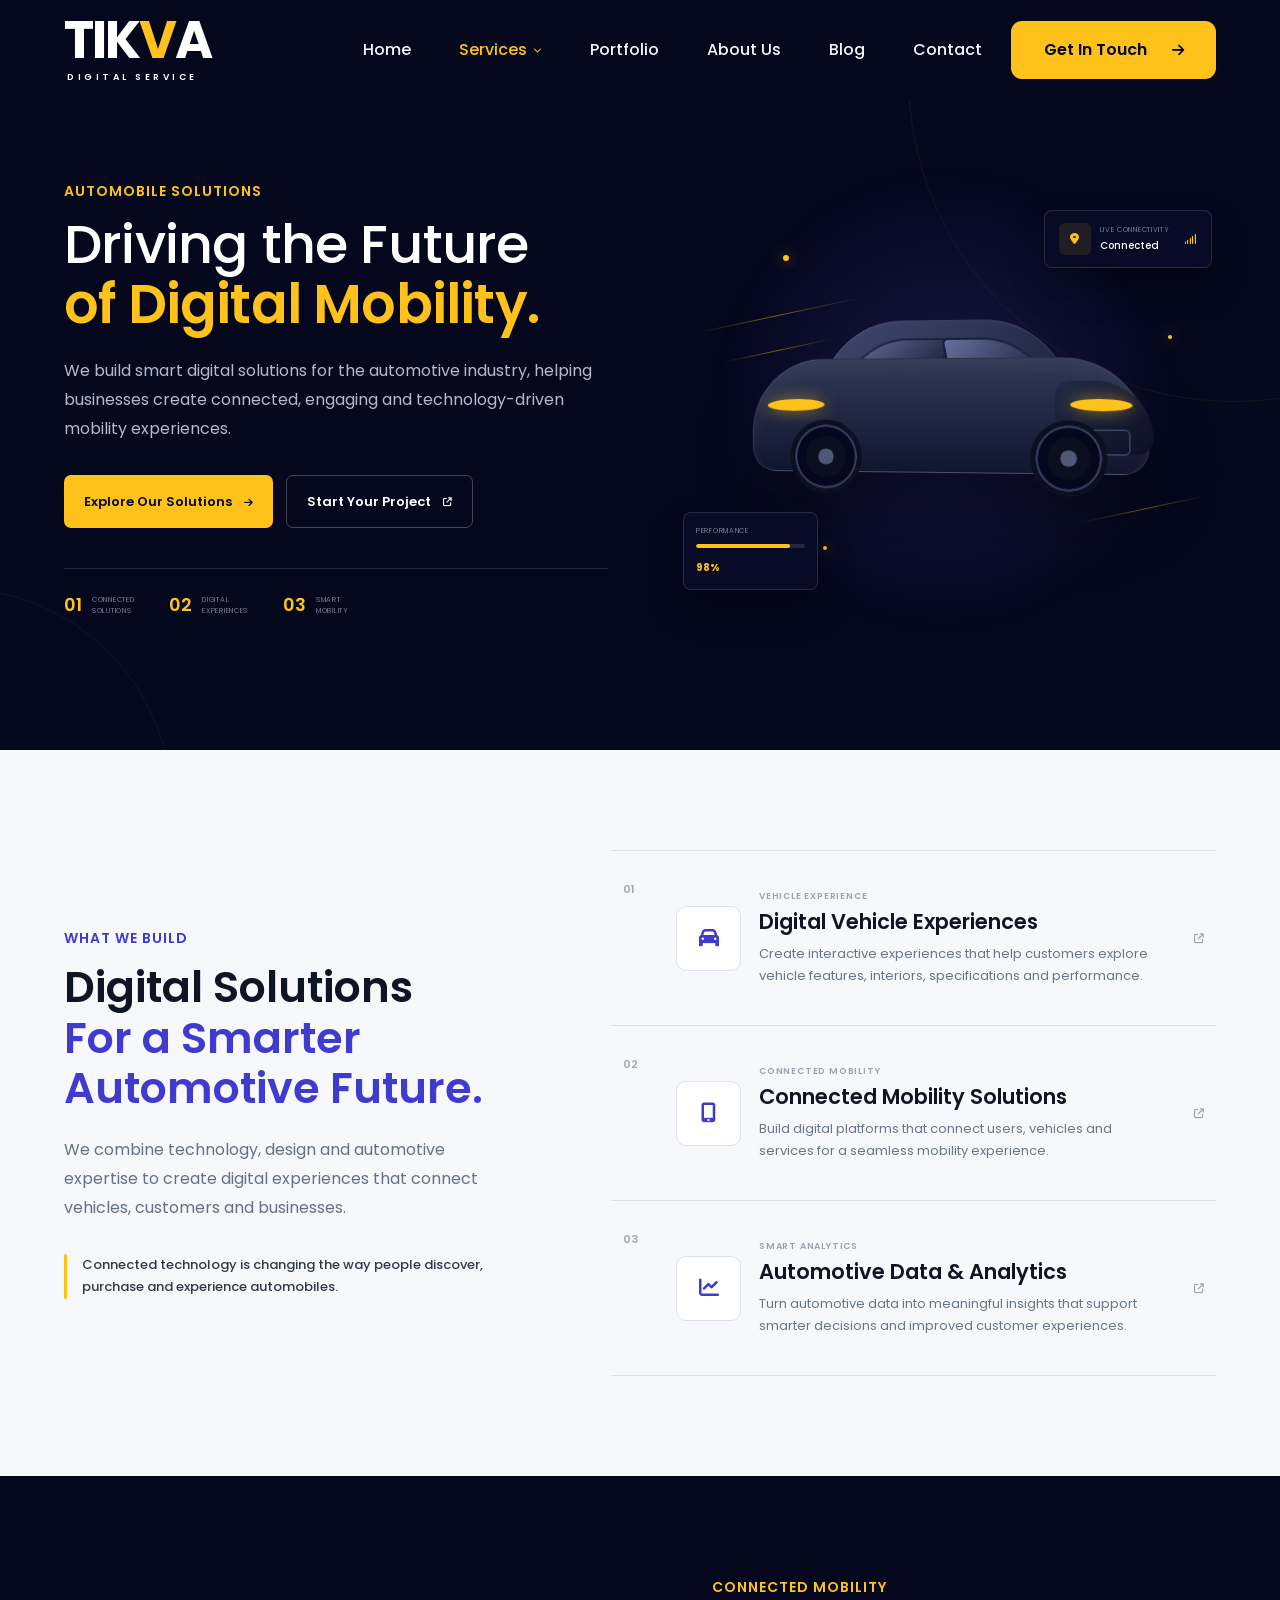
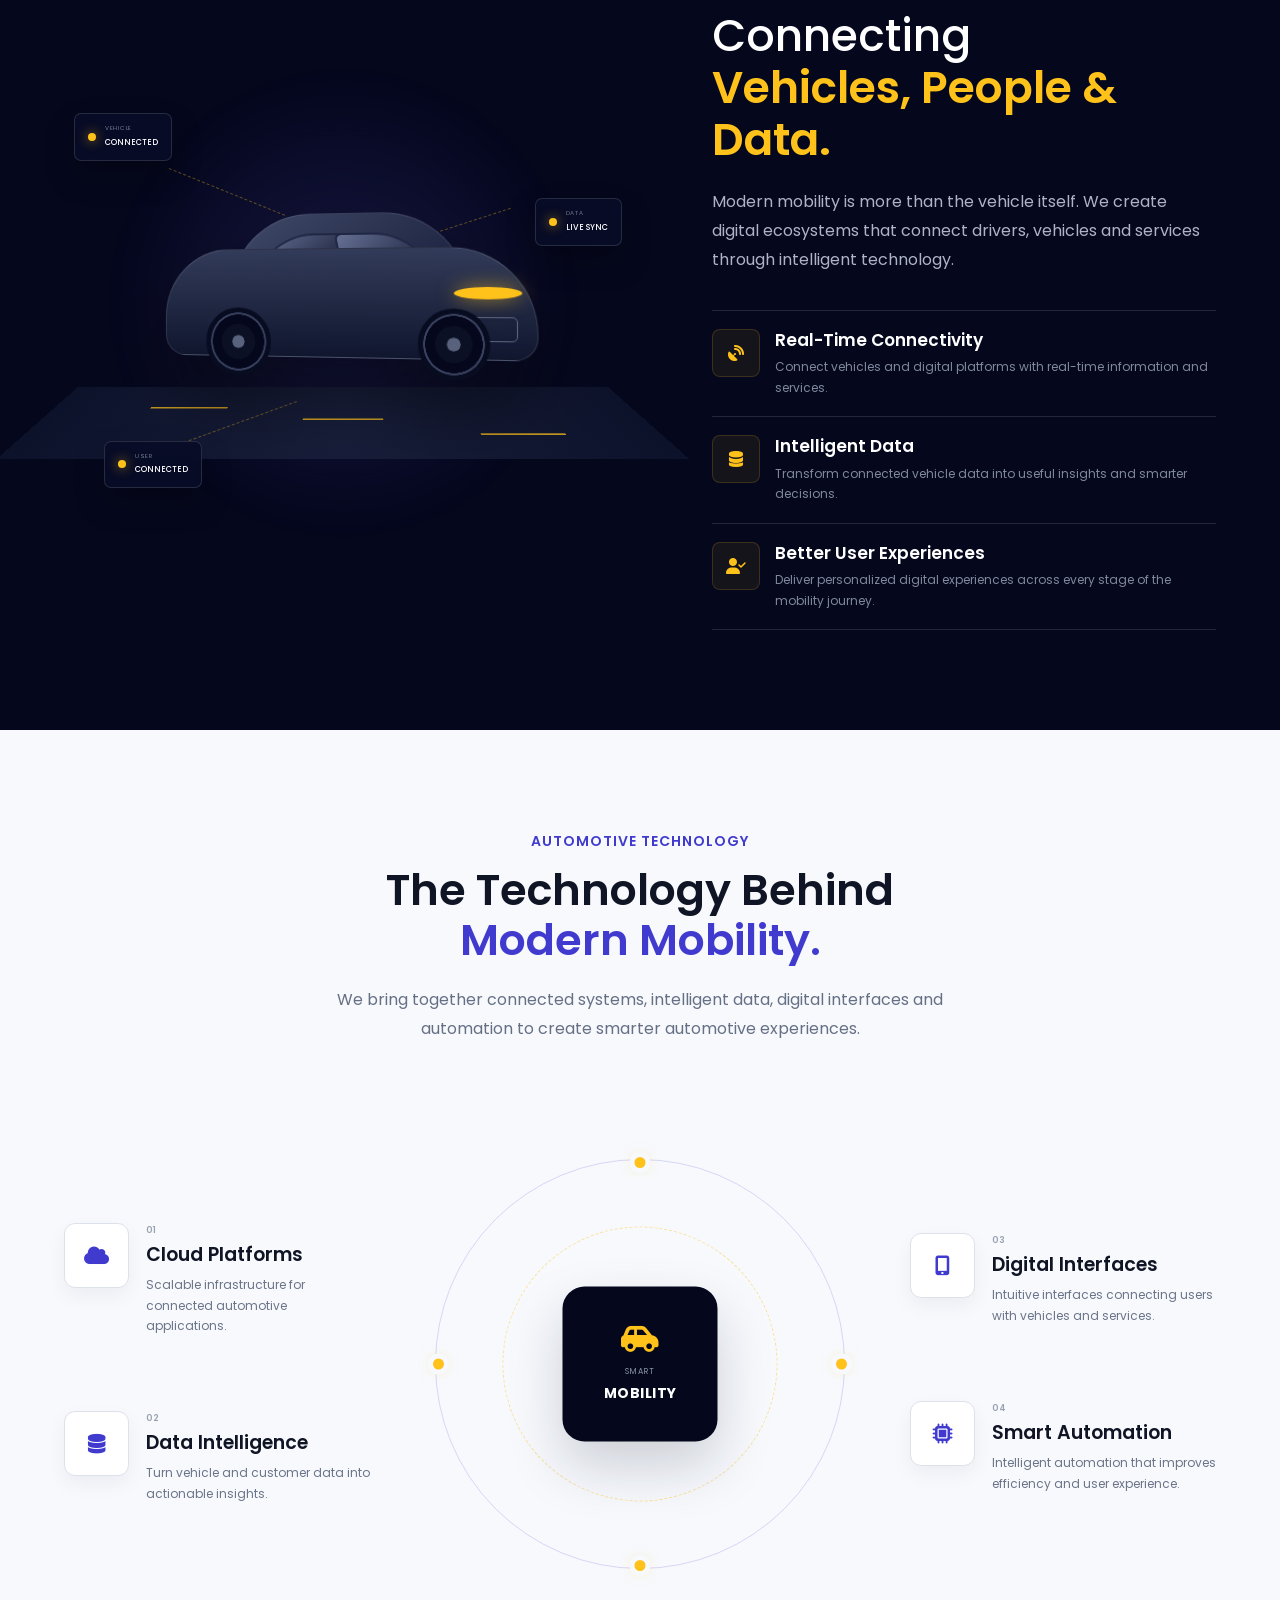
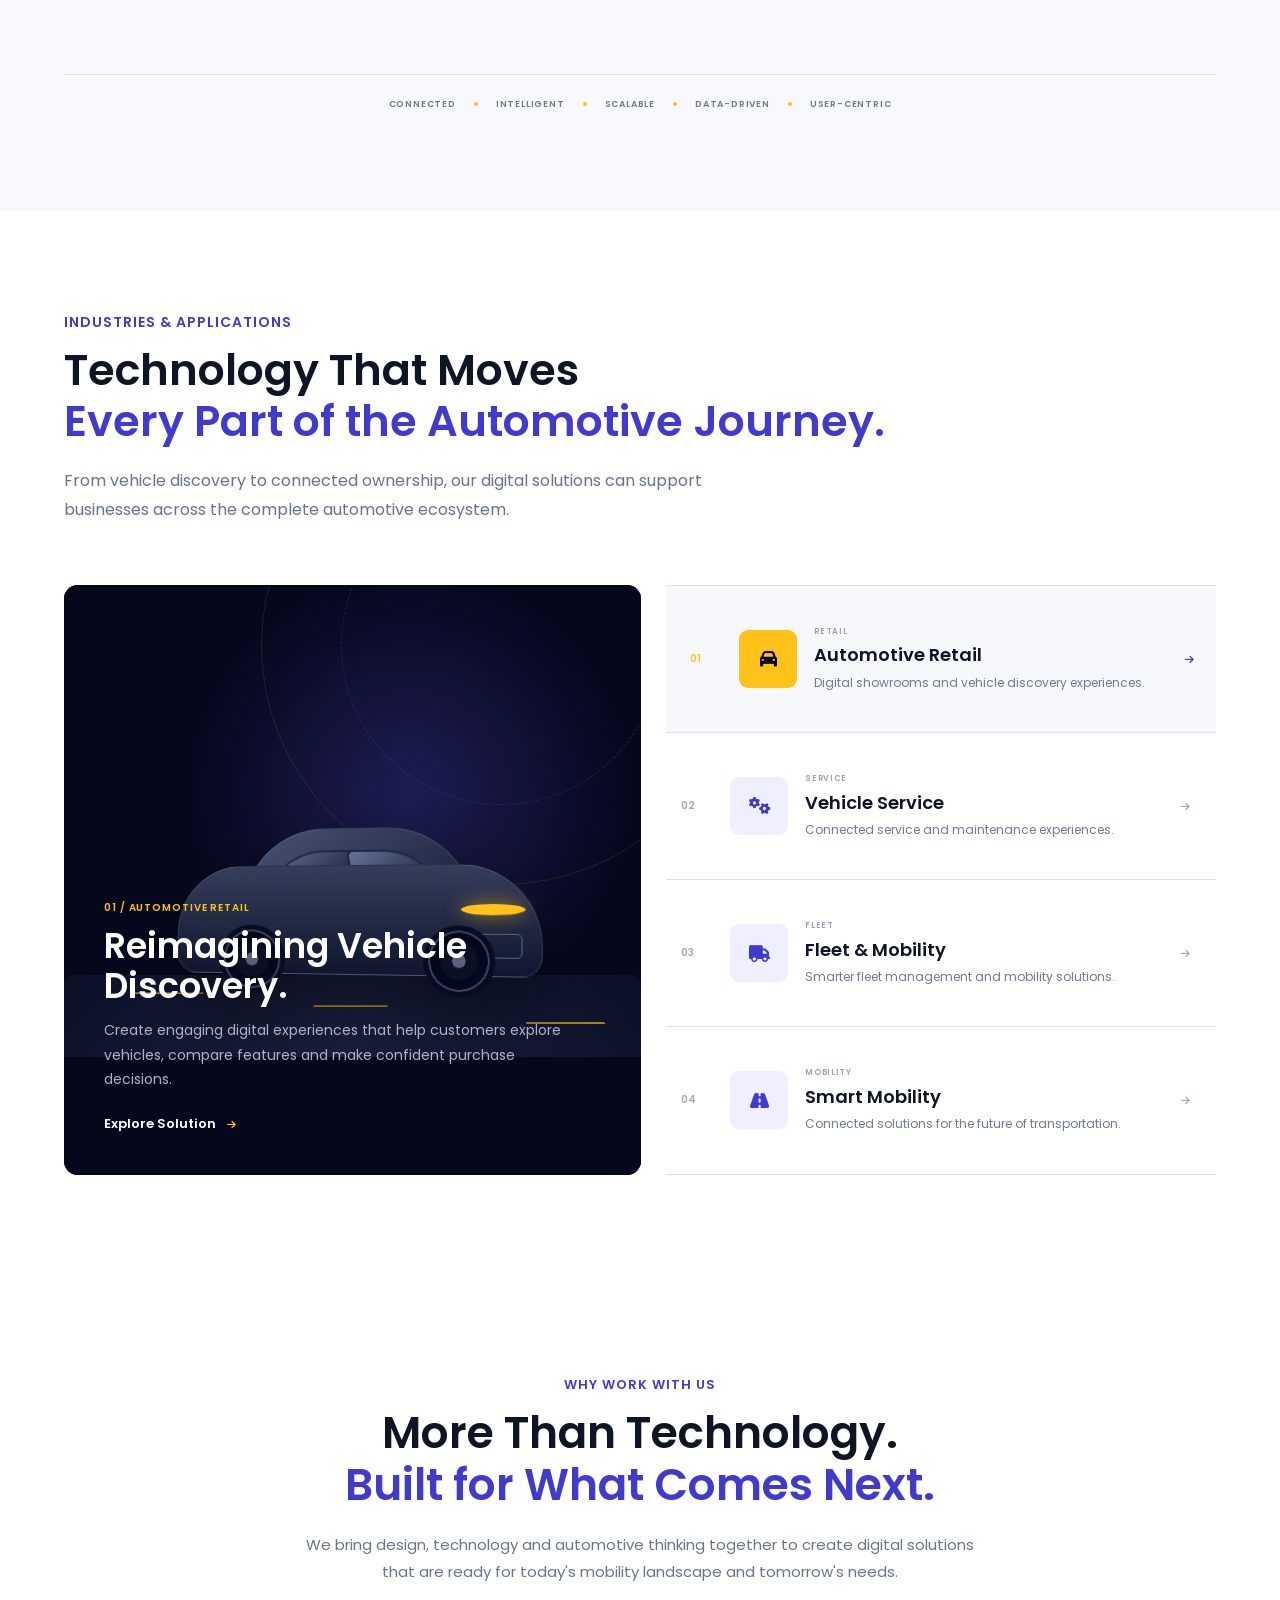
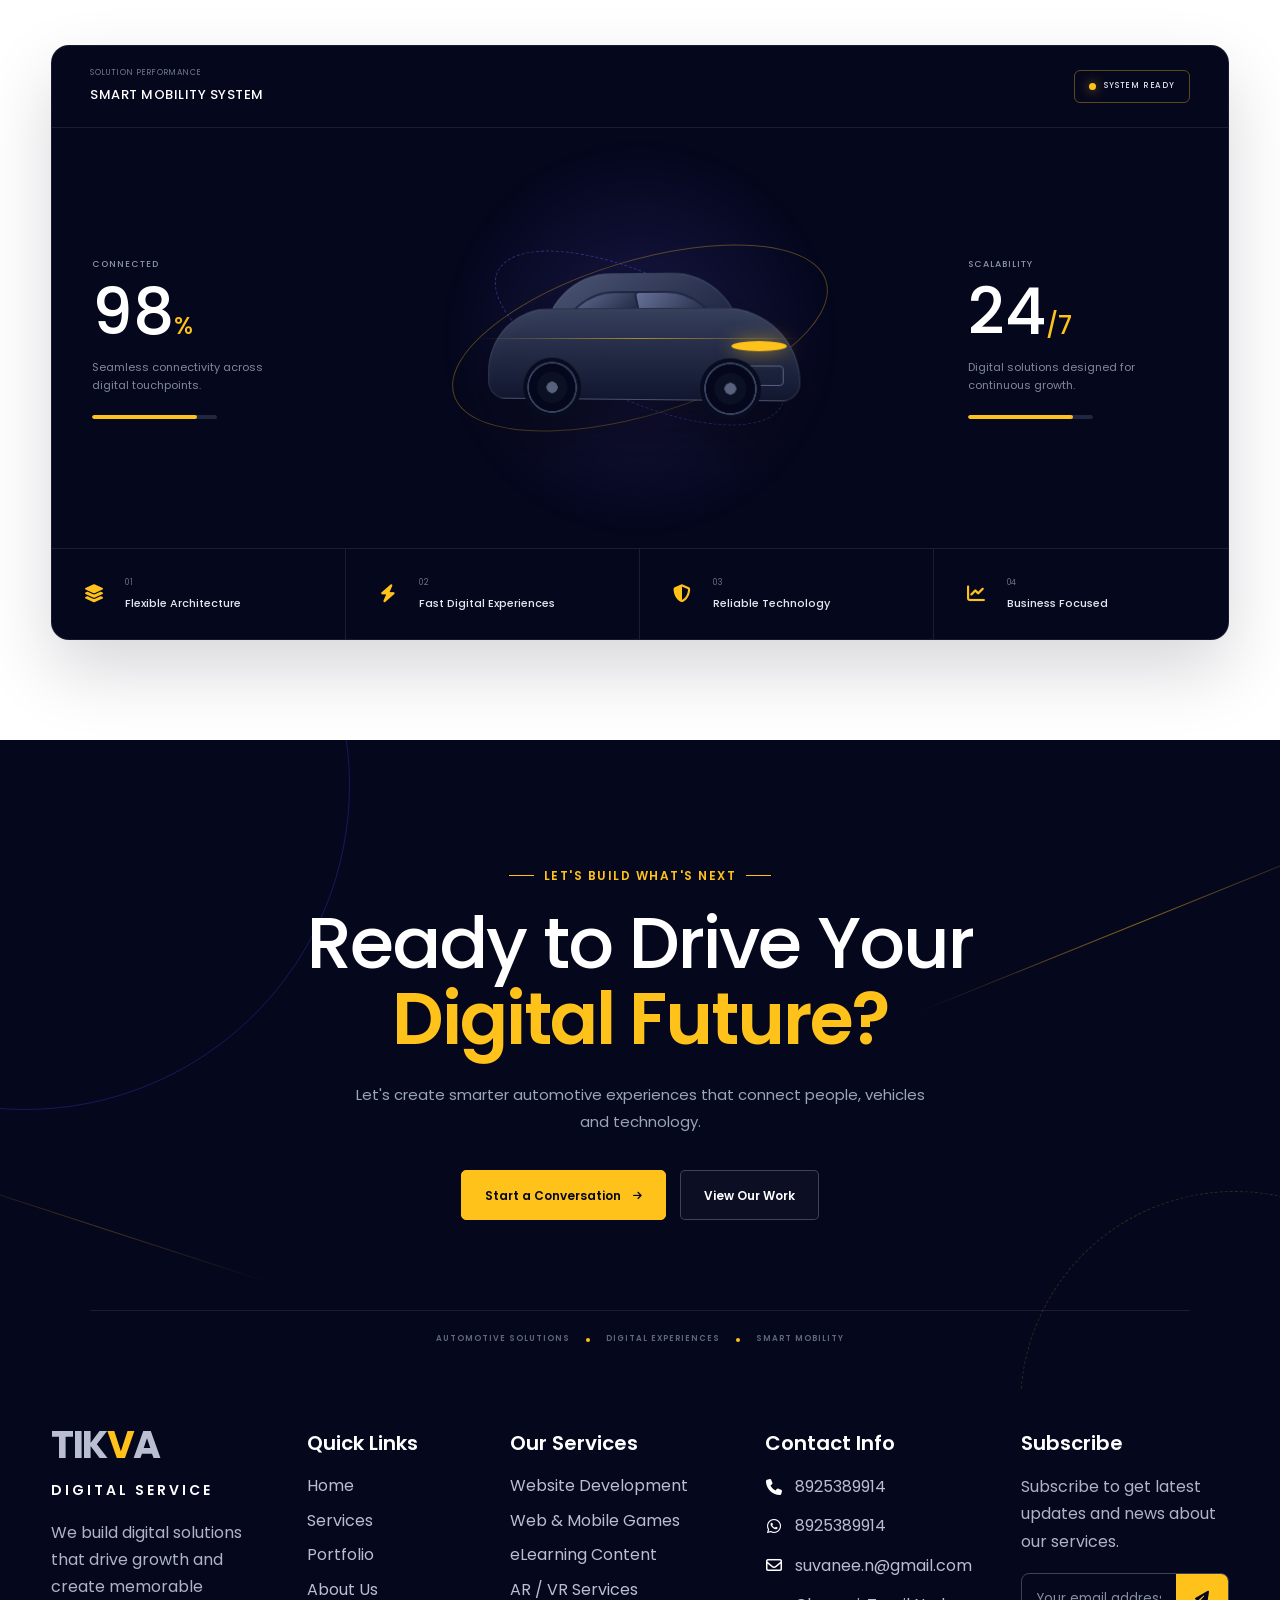
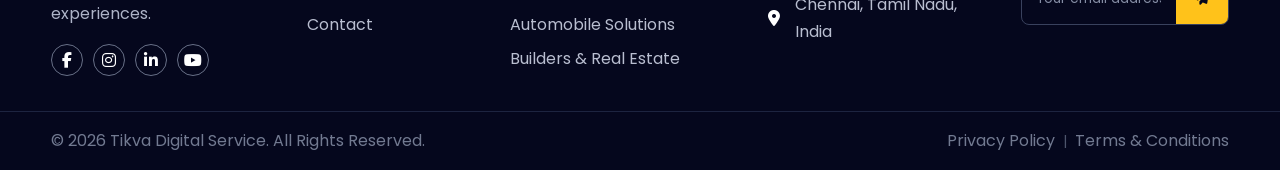
<file: automobile.html>
<!DOCTYPE html>
<html lang="en">

<head>
    <meta charset="UTF-8">
    <meta name="viewport" content="width=device-width, initial-scale=1.0">

    <title>Tikva Digital Service</title>

    <link rel="stylesheet" href="css/style.css">

    <!-- Font Awesome -->
    <link rel="stylesheet" href="https://cdnjs.cloudflare.com/ajax/libs/font-awesome/6.5.2/css/all.min.css">

    <link rel="preconnect" href="https://fonts.googleapis.com">
    <link rel="preconnect" href="https://fonts.gstatic.com" crossorigin>

    <link href="https://fonts.googleapis.com/css2?family=Poppins:wght@400;500;600;700&display=swap" rel="stylesheet">

</head>

<body>

    <header class="site-header">
        <div class="header-container">

            <!-- Logo -->
            <a href="#" class="site-logo">
                <span class="logo-main">TIK<span>V</span>A</span>
                <span class="logo-sub">DIGITAL SERVICE</span>
            </a>

            <!-- Navigation -->
            <nav class="main-nav">

                <a href="index.html" class="nav-link">
                    Home
                </a>


                <!-- Services -->
                <li class="nav-item dropdown">

                    <a href="#" class="nav-link active dropdown-toggle" id="servicesToggle">
                        Services
                        <i class="fa-solid fa-chevron-down"></i>
                    </a>

                    <ul class="services-dropdown" id="servicesDropdown">

                        <li>
                            <a href="website-development.html">
                                Website Development
                            </a>
                        </li>

                        <li>
                            <a href="game-development.html">
                                Game Development
                            </a>
                        </li>

                        <li>
                            <a href="elearning.html">
                                eLearning Solutions
                            </a>
                        </li>

                        <li>
                            <a href="ar-vr.html">
                                AR / VR Solutions
                            </a>
                        </li>

                        <li>
                            <a href="automobile.html" class="nav-link active">
                                Automobile Solutions
                            </a>
                        </li>

                        <li>
                            <a href="real-estate.html">
                                Real Estate Solutions
                            </a>
                        </li>

                    </ul>

                </li>

                <a href="portfolio.html" class="nav-link">
                    Portfolio
                </a>

                <a href="about.html" class="nav-link">
                    About Us
                </a>

                <a href="blog.html" class="nav-link">
                    Blog
                </a>

                <a href="contact.html" class="nav-link">
                    Contact
                </a>

            </nav>

            <!-- Header Button -->
            <a href="touch.html" class="header-cta">
                <span>Get In Touch</span>
                <i class="fa-solid fa-arrow-right"></i>
            </a>

            <!-- Mobile Menu Toggle -->
            <button class="menu-toggle" id="menuToggle" type="button" aria-label="Open Menu">
                <span></span>
                <span></span>
                <span></span>
            </button>

        </div>
    </header>




    <!-- =========================================
     AUTOMOBILE SOLUTIONS HERO
========================================= -->

    <section class="automobile-hero-section">

        <div class="automobile-hero-container">

            <!-- LEFT CONTENT -->
            <div class="automobile-hero-content">

                <span class="automobile-hero-label">
                    AUTOMOBILE SOLUTIONS
                </span>

                <h1>
                    Driving the Future
                    <strong>of Digital Mobility.</strong>
                </h1>

                <p>
                    We build smart digital solutions for the automotive
                    industry, helping businesses create connected,
                    engaging and technology-driven mobility experiences.
                </p>


                <!-- CTA BUTTONS -->
                <div class="automobile-hero-actions">

                    <a href="get-in-touch.html" class="automobile-hero-primary">

                        <span>Explore Our Solutions</span>

                        <i class="fa-solid fa-arrow-right"></i>

                    </a>

                    <a href="get-in-touch.html" class="automobile-hero-secondary">

                        <span>Start Your Project</span>

                        <i class="fa-solid fa-arrow-up-right-from-square"></i>

                    </a>

                </div>


                <!-- MINI STATS -->
                <div class="automobile-hero-stats">

                    <div>
                        <strong>01</strong>
                        <span>CONNECTED<br>SOLUTIONS</span>
                    </div>

                    <div>
                        <strong>02</strong>
                        <span>DIGITAL<br>EXPERIENCES</span>
                    </div>

                    <div>
                        <strong>03</strong>
                        <span>SMART<br>MOBILITY</span>
                    </div>

                </div>

            </div>


            <!-- RIGHT VISUAL -->
            <div class="automobile-hero-visual">

                <div class="automobile-glow"></div>


                <!-- SPEED LINES -->
                <div class="automobile-speed-line speed-line-one"></div>
                <div class="automobile-speed-line speed-line-two"></div>
                <div class="automobile-speed-line speed-line-three"></div>


                <!-- CAR VISUAL -->
                <div class="automobile-car">

                    <div class="automobile-car-roof"></div>

                    <div class="automobile-car-window window-left"></div>
                    <div class="automobile-car-window window-right"></div>

                    <div class="automobile-car-body">

                        <div class="automobile-car-front"></div>

                        <div class="automobile-car-light light-left"></div>
                        <div class="automobile-car-light light-right"></div>

                        <div class="automobile-car-grille"></div>

                    </div>

                    <div class="automobile-wheel wheel-left"></div>
                    <div class="automobile-wheel wheel-right"></div>

                </div>


                <!-- FLOATING DIGITAL PANEL -->
                <div class="automobile-floating-panel automobile-panel-one">

                    <div class="automobile-panel-icon">
                        <i class="fa-solid fa-location-dot"></i>
                    </div>

                    <div>
                        <span>LIVE CONNECTIVITY</span>
                        <strong>Connected</strong>
                    </div>

                    <i class="fa-solid fa-signal automobile-signal"></i>

                </div>


                <!-- FLOATING PERFORMANCE PANEL -->
                <div class="automobile-floating-panel automobile-panel-two">

                    <span>PERFORMANCE</span>

                    <div class="automobile-performance-bar">
                        <i></i>
                    </div>

                    <strong>98%</strong>

                </div>


                <!-- DIGITAL POINTS -->
                <span class="automobile-point auto-point-one"></span>
                <span class="automobile-point auto-point-two"></span>
                <span class="automobile-point auto-point-three"></span>

            </div>

        </div>

    </section>

    <!-- =========================================
     AUTOMOTIVE DIGITAL SOLUTIONS
========================================= -->

    <section class="auto-solutions-section">

        <div class="auto-solutions-container">

            <!-- LEFT CONTENT -->
            <div class="auto-solutions-intro">

                <span class="auto-solutions-label">
                    WHAT WE BUILD
                </span>

                <h2>
                    Digital Solutions
                    <strong>For a Smarter Automotive Future.</strong>
                </h2>

                <p>
                    We combine technology, design and automotive expertise
                    to create digital experiences that connect vehicles,
                    customers and businesses.
                </p>

                <div class="auto-solutions-highlight">

                    <span class="auto-highlight-line"></span>

                    <p>
                        Connected technology is changing the way people
                        discover, purchase and experience automobiles.
                    </p>

                </div>

            </div>


            <!-- RIGHT SOLUTIONS -->
            <div class="auto-solutions-list">


                <!-- SOLUTION 01 -->
                <div class="auto-solution-item">

                    <div class="auto-solution-number">
                        01
                    </div>

                    <div class="auto-solution-icon">
                        <i class="fa-solid fa-car"></i>
                    </div>

                    <div class="auto-solution-content">

                        <span>VEHICLE EXPERIENCE</span>

                        <h3>
                            Digital Vehicle Experiences
                        </h3>

                        <p>
                            Create interactive experiences that help
                            customers explore vehicle features, interiors,
                            specifications and performance.
                        </p>

                    </div>

                    <i class="fa-solid fa-arrow-up-right-from-square auto-solution-arrow"></i>

                </div>


                <!-- SOLUTION 02 -->
                <div class="auto-solution-item">

                    <div class="auto-solution-number">
                        02
                    </div>

                    <div class="auto-solution-icon">
                        <i class="fa-solid fa-mobile-screen-button"></i>
                    </div>

                    <div class="auto-solution-content">

                        <span>CONNECTED MOBILITY</span>

                        <h3>
                            Connected Mobility Solutions
                        </h3>

                        <p>
                            Build digital platforms that connect users,
                            vehicles and services for a seamless mobility
                            experience.
                        </p>

                    </div>

                    <i class="fa-solid fa-arrow-up-right-from-square auto-solution-arrow"></i>

                </div>


                <!-- SOLUTION 03 -->
                <div class="auto-solution-item">

                    <div class="auto-solution-number">
                        03
                    </div>

                    <div class="auto-solution-icon">
                        <i class="fa-solid fa-chart-line"></i>
                    </div>

                    <div class="auto-solution-content">

                        <span>SMART ANALYTICS</span>

                        <h3>
                            Automotive Data & Analytics
                        </h3>

                        <p>
                            Turn automotive data into meaningful insights
                            that support smarter decisions and improved
                            customer experiences.
                        </p>

                    </div>

                    <i class="fa-solid fa-arrow-up-right-from-square auto-solution-arrow"></i>

                </div>


            </div>

        </div>

    </section>


    <!-- =========================================
     CONNECTED MOBILITY
========================================= -->

    <section class="auto-connected-section">

        <div class="auto-connected-container">

            <!-- LEFT VISUAL -->
            <div class="auto-connected-visual">

                <div class="auto-connected-glow"></div>

                <!-- ROAD -->
                <div class="auto-road">

                    <span class="road-line road-line-1"></span>
                    <span class="road-line road-line-2"></span>
                    <span class="road-line road-line-3"></span>

                </div>


                <!-- VEHICLE -->
                <div class="auto-connected-car">

                    <div class="connected-car-top"></div>

                    <div class="connected-car-window window-one"></div>
                    <div class="connected-car-window window-two"></div>

                    <div class="connected-car-body">

                        <span class="connected-headlight"></span>

                        <div class="connected-car-grille"></div>

                    </div>

                    <span class="connected-wheel wheel-one"></span>
                    <span class="connected-wheel wheel-two"></span>

                </div>


                <!-- CONNECTION NODES -->
                <div class="auto-connect-node node-one">

                    <span></span>

                    <div>
                        <small>VEHICLE</small>
                        <strong>CONNECTED</strong>
                    </div>

                </div>


                <div class="auto-connect-node node-two">

                    <span></span>

                    <div>
                        <small>DATA</small>
                        <strong>LIVE SYNC</strong>
                    </div>

                </div>


                <div class="auto-connect-node node-three">

                    <span></span>

                    <div>
                        <small>USER</small>
                        <strong>CONNECTED</strong>
                    </div>

                </div>


                <!-- CONNECTING LINES -->
                <div class="auto-connect-line connect-line-one"></div>
                <div class="auto-connect-line connect-line-two"></div>
                <div class="auto-connect-line connect-line-three"></div>

            </div>


            <!-- RIGHT CONTENT -->
            <div class="auto-connected-content">

                <span class="auto-connected-label">
                    CONNECTED MOBILITY
                </span>

                <h2>
                    Connecting
                    <strong>Vehicles, People & Data.</strong>
                </h2>

                <p>
                    Modern mobility is more than the vehicle itself.
                    We create digital ecosystems that connect drivers,
                    vehicles and services through intelligent technology.
                </p>


                <!-- FEATURES -->

                <div class="auto-connected-features">

                    <div class="auto-connected-feature">

                        <div class="auto-feature-icon">
                            <i class="fa-solid fa-satellite-dish"></i>
                        </div>

                        <div>
                            <h3>Real-Time Connectivity</h3>

                            <p>
                                Connect vehicles and digital platforms
                                with real-time information and services.
                            </p>
                        </div>

                    </div>


                    <div class="auto-connected-feature">

                        <div class="auto-feature-icon">
                            <i class="fa-solid fa-database"></i>
                        </div>

                        <div>
                            <h3>Intelligent Data</h3>

                            <p>
                                Transform connected vehicle data into
                                useful insights and smarter decisions.
                            </p>
                        </div>

                    </div>


                    <div class="auto-connected-feature">

                        <div class="auto-feature-icon">
                            <i class="fa-solid fa-user-check"></i>
                        </div>

                        <div>
                            <h3>Better User Experiences</h3>

                            <p>
                                Deliver personalized digital experiences
                                across every stage of the mobility journey.
                            </p>
                        </div>

                    </div>

                </div>

            </div>

        </div>

    </section>

    <!-- =========================================
     AUTOMOTIVE TECHNOLOGY
========================================= -->

    <section class="auto-tech-section">

        <div class="auto-tech-container">

            <!-- HEADING -->
            <div class="auto-tech-heading">

                <span>AUTOMOTIVE TECHNOLOGY</span>

                <h2>
                    The Technology Behind
                    <strong>Modern Mobility.</strong>
                </h2>

                <p>
                    We bring together connected systems, intelligent data,
                    digital interfaces and automation to create smarter
                    automotive experiences.
                </p>

            </div>


            <!-- TECHNOLOGY FLOW -->
            <div class="auto-tech-flow">


                <!-- LEFT TECHNOLOGIES -->
                <div class="auto-tech-column">

                    <div class="auto-tech-item">

                        <div class="auto-tech-icon">
                            <i class="fa-solid fa-cloud"></i>
                        </div>

                        <div>
                            <span>01</span>
                            <h3>Cloud Platforms</h3>
                            <p>
                                Scalable infrastructure for connected
                                automotive applications.
                            </p>
                        </div>

                    </div>


                    <div class="auto-tech-item">

                        <div class="auto-tech-icon">
                            <i class="fa-solid fa-database"></i>
                        </div>

                        <div>
                            <span>02</span>
                            <h3>Data Intelligence</h3>
                            <p>
                                Turn vehicle and customer data into
                                actionable insights.
                            </p>
                        </div>

                    </div>

                </div>


                <!-- CENTER -->
                <div class="auto-tech-center">

                    <div class="auto-tech-orbit orbit-outer"></div>

                    <div class="auto-tech-orbit orbit-inner"></div>

                    <div class="auto-tech-core">

                        <i class="fa-solid fa-car-side"></i>

                        <span>
                            SMART
                        </span>

                        <strong>
                            MOBILITY
                        </strong>

                    </div>


                    <span class="auto-tech-dot tech-dot-top"></span>
                    <span class="auto-tech-dot tech-dot-right"></span>
                    <span class="auto-tech-dot tech-dot-bottom"></span>
                    <span class="auto-tech-dot tech-dot-left"></span>

                </div>


                <!-- RIGHT TECHNOLOGIES -->
                <div class="auto-tech-column">

                    <div class="auto-tech-item">

                        <div class="auto-tech-icon">
                            <i class="fa-solid fa-mobile-screen-button"></i>
                        </div>

                        <div>
                            <span>03</span>
                            <h3>Digital Interfaces</h3>
                            <p>
                                Intuitive interfaces connecting users
                                with vehicles and services.
                            </p>
                        </div>

                    </div>


                    <div class="auto-tech-item">

                        <div class="auto-tech-icon">
                            <i class="fa-solid fa-microchip"></i>
                        </div>

                        <div>
                            <span>04</span>
                            <h3>Smart Automation</h3>
                            <p>
                                Intelligent automation that improves
                                efficiency and user experience.
                            </p>
                        </div>

                    </div>

                </div>

            </div>


            <!-- BOTTOM TECHNOLOGY STRIP -->
            <div class="auto-tech-strip">

                <span>CONNECTED</span>
                <i></i>

                <span>INTELLIGENT</span>
                <i></i>

                <span>SCALABLE</span>
                <i></i>

                <span>DATA-DRIVEN</span>
                <i></i>

                <span>USER-CENTRIC</span>

            </div>

        </div>

    </section>


    <!-- =========================================
     AUTOMOTIVE INDUSTRY APPLICATIONS
========================================= -->

    <section class="auto-industries-section">

        <div class="auto-industries-container">

            <!-- HEADING -->
            <div class="auto-industries-heading">

                <span>INDUSTRIES &amp; APPLICATIONS</span>

                <h2>
                    Technology That Moves
                    <strong>Every Part of the Automotive Journey.</strong>
                </h2>

                <p>
                    From vehicle discovery to connected ownership,
                    our digital solutions can support businesses across
                    the complete automotive ecosystem.
                </p>

            </div>


            <!-- MAIN SHOWCASE -->
            <div class="auto-industries-showcase">


                <!-- FEATURED APPLICATION -->
                <div class="auto-industry-feature">

                    <div class="auto-feature-bg">

                        <!-- Decorative rings -->
                        <span class="auto-feature-ring ring-one"></span>
                        <span class="auto-feature-ring ring-two"></span>

                        <!-- Road -->
                        <div class="auto-feature-road">
                            <span></span>
                            <span></span>
                            <span></span>
                        </div>

                        <!-- Simple vehicle -->
                        <div class="auto-feature-car">

                            <div class="auto-feature-roof"></div>

                            <div class="auto-feature-window feature-window-one"></div>
                            <div class="auto-feature-window feature-window-two"></div>

                            <div class="auto-feature-body">

                                <span class="auto-feature-light"></span>

                                <div class="auto-feature-grille"></div>

                            </div>

                            <span class="auto-feature-wheel feature-wheel-one"></span>
                            <span class="auto-feature-wheel feature-wheel-two"></span>

                        </div>

                    </div>


                    <div class="auto-feature-info">

                        <span>01 / AUTOMOTIVE RETAIL</span>

                        <h3>
                            Reimagining
                            Vehicle Discovery.
                        </h3>

                        <p>
                            Create engaging digital experiences that
                            help customers explore vehicles, compare
                            features and make confident purchase decisions.
                        </p>

                        <a href="get-in-touch.html">
                            Explore Solution

                            <i class="fa-solid fa-arrow-right"></i>
                        </a>

                    </div>

                </div>


                <!-- APPLICATION NAVIGATION -->
                <div class="auto-industry-list">


                    <!-- Item 01 -->
                    <div class="auto-industry-item active">

                        <div class="auto-industry-number">
                            01
                        </div>

                        <div class="auto-industry-icon">
                            <i class="fa-solid fa-car"></i>
                        </div>

                        <div class="auto-industry-content">

                            <span>RETAIL</span>

                            <h3>
                                Automotive Retail
                            </h3>

                            <p>
                                Digital showrooms and vehicle discovery
                                experiences.
                            </p>

                        </div>

                        <i class="fa-solid fa-arrow-right auto-industry-arrow"></i>

                    </div>


                    <!-- Item 02 -->
                    <div class="auto-industry-item">

                        <div class="auto-industry-number">
                            02
                        </div>

                        <div class="auto-industry-icon">
                            <i class="fa-solid fa-gears"></i>
                        </div>

                        <div class="auto-industry-content">

                            <span>SERVICE</span>

                            <h3>
                                Vehicle Service
                            </h3>

                            <p>
                                Connected service and maintenance
                                experiences.
                            </p>

                        </div>

                        <i class="fa-solid fa-arrow-right auto-industry-arrow"></i>

                    </div>


                    <!-- Item 03 -->
                    <div class="auto-industry-item">

                        <div class="auto-industry-number">
                            03
                        </div>

                        <div class="auto-industry-icon">
                            <i class="fa-solid fa-truck"></i>
                        </div>

                        <div class="auto-industry-content">

                            <span>FLEET</span>

                            <h3>
                                Fleet &amp; Mobility
                            </h3>

                            <p>
                                Smarter fleet management and mobility
                                solutions.
                            </p>

                        </div>

                        <i class="fa-solid fa-arrow-right auto-industry-arrow"></i>

                    </div>


                    <!-- Item 04 -->
                    <div class="auto-industry-item">

                        <div class="auto-industry-number">
                            04
                        </div>

                        <div class="auto-industry-icon">
                            <i class="fa-solid fa-road"></i>
                        </div>

                        <div class="auto-industry-content">

                            <span>MOBILITY</span>

                            <h3>
                                Smart Mobility
                            </h3>

                            <p>
                                Connected solutions for the future of
                                transportation.
                            </p>

                        </div>

                        <i class="fa-solid fa-arrow-right auto-industry-arrow"></i>

                    </div>

                </div>

            </div>

        </div>

    </section>

    <!-- =========================================
     WHY CHOOSE US
========================================= -->

    <section class="auto-why-section">

        <div class="auto-why-container">

            <!-- SECTION HEADING -->
            <div class="auto-why-heading">

                <span>WHY WORK WITH US</span>

                <h2>
                    More Than Technology.
                    <strong>Built for What Comes Next.</strong>
                </h2>

                <p>
                    We bring design, technology and automotive thinking
                    together to create digital solutions that are ready
                    for today's mobility landscape and tomorrow's needs.
                </p>

            </div>


            <!-- DASHBOARD -->
            <div class="auto-why-dashboard">

                <!-- TOP BAR -->
                <div class="auto-dashboard-top">

                    <div class="auto-dashboard-title">

                        <span>
                            SOLUTION PERFORMANCE
                        </span>

                        <strong>
                            SMART MOBILITY SYSTEM
                        </strong>

                    </div>


                    <div class="auto-dashboard-status">

                        <i></i>

                        <span>
                            SYSTEM READY
                        </span>

                    </div>

                </div>


                <!-- MAIN DASHBOARD -->
                <div class="auto-dashboard-main">


                    <!-- LEFT METRIC -->
                    <div class="auto-dashboard-metric">

                        <span class="metric-label">
                            CONNECTED
                        </span>

                        <div class="auto-metric-number">
                            98<span>%</span>
                        </div>

                        <p>
                            Seamless connectivity
                            across digital touchpoints.
                        </p>

                        <div class="auto-metric-line">
                            <i></i>
                        </div>

                    </div>


                    <!-- CENTER VISUAL -->
                    <div class="auto-dashboard-visual">

                        <div class="auto-dashboard-glow"></div>

                        <div class="auto-dashboard-orbit orbit-a"></div>

                        <div class="auto-dashboard-orbit orbit-b"></div>


                        <!-- DIGITAL CAR -->
                        <div class="auto-dashboard-car">

                            <div class="dashboard-car-roof"></div>

                            <div class="dashboard-car-window window-a"></div>

                            <div class="dashboard-car-window window-b"></div>

                            <div class="dashboard-car-body">

                                <span class="dashboard-car-light"></span>

                                <div class="dashboard-car-grille"></div>

                            </div>

                            <span class="dashboard-wheel wheel-a"></span>

                            <span class="dashboard-wheel wheel-b"></span>

                        </div>

                        <span class="dashboard-scan-line"></span>

                    </div>


                    <!-- RIGHT METRIC -->
                    <div class="auto-dashboard-metric right-metric">

                        <span class="metric-label">
                            SCALABILITY
                        </span>

                        <div class="auto-metric-number">
                            24<span>/7</span>
                        </div>

                        <p>
                            Digital solutions designed
                            for continuous growth.
                        </p>

                        <div class="auto-metric-line">
                            <i></i>
                        </div>

                    </div>

                </div>


                <!-- BOTTOM FEATURES -->
                <div class="auto-dashboard-bottom">


                    <div class="auto-dashboard-feature">

                        <div class="dashboard-feature-icon">
                            <i class="fa-solid fa-layer-group"></i>
                        </div>

                        <div class="dashboard-feature-text">

                            <span>01</span>

                            <strong>
                                Flexible Architecture
                            </strong>

                        </div>

                    </div>


                    <div class="auto-dashboard-feature">

                        <div class="dashboard-feature-icon">
                            <i class="fa-solid fa-bolt"></i>
                        </div>

                        <div class="dashboard-feature-text">

                            <span>02</span>

                            <strong>
                                Fast Digital Experiences
                            </strong>

                        </div>

                    </div>


                    <div class="auto-dashboard-feature">

                        <div class="dashboard-feature-icon">
                            <i class="fa-solid fa-shield-halved"></i>
                        </div>

                        <div class="dashboard-feature-text">

                            <span>03</span>

                            <strong>
                                Reliable Technology
                            </strong>

                        </div>

                    </div>


                    <div class="auto-dashboard-feature">

                        <div class="dashboard-feature-icon">
                            <i class="fa-solid fa-chart-line"></i>
                        </div>

                        <div class="dashboard-feature-text">

                            <span>04</span>

                            <strong>
                                Business Focused
                            </strong>

                        </div>

                    </div>


                </div>

            </div>

        </div>

    </section>

    <!-- =========================================
     AUTOMOTIVE FINAL CTA
========================================= -->

    <section class="auto-final-cta">

        <div class="auto-final-cta-bg">
            <span class="cta-circle cta-circle-one"></span>
            <span class="cta-circle cta-circle-two"></span>
            <span class="cta-line cta-line-one"></span>
            <span class="cta-line cta-line-two"></span>
        </div>


        <div class="auto-final-cta-container">

            <span class="auto-final-label">
                LET'S BUILD WHAT'S NEXT
            </span>

            <h2>
                Ready to Drive Your
                <strong>Digital Future?</strong>
            </h2>

            <p>
                Let's create smarter automotive experiences that connect
                people, vehicles and technology.
            </p>


            <div class="auto-final-actions">

                <a href="get-in-touch.html" class="auto-final-primary">
                    Start a Conversation
                    <i class="fa-solid fa-arrow-right"></i>
                </a>

                <a href="portfolio.html" class="auto-final-secondary">
                    View Our Work
                </a>

            </div>


            <div class="auto-final-bottom">

                <span>
                    AUTOMOTIVE SOLUTIONS
                </span>

                <i></i>

                <span>
                    DIGITAL EXPERIENCES
                </span>

                <i></i>

                <span>
                    SMART MOBILITY
                </span>

            </div>

        </div>

    </section>


    <!-- ==============================
     FOOTER
================================= -->

    <footer class="site-footer">

        <!-- ==============================
         FOOTER MAIN
    ================================= -->

        <div class="footer-main">

            <div class="footer-container">


                <!-- COLUMN 1 -->
                <div class="footer-column footer-brand">

                    <a href="#" class="footer-logo">
                        TIK<span>V</span>A
                    </a>

                    <span class="footer-logo-sub">
                        DIGITAL SERVICE
                    </span>

                    <p>
                        We build digital solutions that drive growth
                        and create memorable experiences.
                    </p>


                    <!-- SOCIALS -->
                    <div class="footer-socials">

                        <a href="#">
                            <i class="fa-brands fa-facebook-f"></i>
                        </a>

                        <a href="#">
                            <i class="fa-brands fa-instagram"></i>
                        </a>

                        <a href="#">
                            <i class="fa-brands fa-linkedin-in"></i>
                        </a>

                        <a href="#">
                            <i class="fa-brands fa-youtube"></i>
                        </a>

                    </div>

                </div>


                <!-- COLUMN 2 -->
                <div class="footer-column">

                    <h3>Quick Links</h3>

                    <a href="index.html">Home</a>
                    <a href="services.html">Services</a>
                    <a href="portfolio.html">Portfolio</a>
                    <a href="about.html">About Us</a>
                    <a href="contact.html">Contact</a>

                </div>


                <!-- COLUMN 3 -->
                <div class="footer-column">

                    <h3>Our Services</h3>

                    <a href="#">Website Development</a>
                    <a href="#">Web &amp; Mobile Games</a>
                    <a href="#">eLearning Content</a>
                    <a href="#">AR / VR Services</a>
                    <a href="#">Automobile Solutions</a>
                    <a href="#">Builders &amp; Real Estate</a>

                </div>


                <!-- COLUMN 4 -->
                <div class="footer-column footer-contact">

                    <h3>Contact Info</h3>

                    <p>
                        <i class="fa-solid fa-phone"></i>
                        <span>8925389914</span>
                    </p>

                    <p>
                        <i class="fa-brands fa-whatsapp"></i>
                        <span>8925389914</span>
                    </p>

                    <p>
                        <i class="fa-regular fa-envelope"></i>
                        <span>suvanee.n@gmail.com</span>
                    </p>

                    <p>
                        <i class="fa-solid fa-location-dot"></i>
                        <span>Chennai, Tamil Nadu, India</span>
                    </p>

                </div>


                <!-- COLUMN 5 -->
                <div class="footer-column footer-subscribe">

                    <h3>Subscribe</h3>

                    <p>
                        Subscribe to get latest updates and
                        news about our services.
                    </p>


                    <form class="subscribe-form">

                        <input type="email" placeholder="Your email address">

                        <button type="submit">
                            <i class="fa-solid fa-paper-plane"></i>
                        </button>

                    </form>

                </div>

            </div>


            <!-- COPYRIGHT -->
            <div class="footer-bottom">

                <div class="footer-bottom-container">

                    <p>
                        © 2026 Tikva Digital Service. All Rights Reserved.
                    </p>

                    <div class="footer-legal">

                        <a href="#">Privacy Policy</a>

                        <span>|</span>

                        <a href="#">Terms &amp; Conditions</a>

                    </div>

                </div>

            </div>

        </div>

    </footer>


    <script src="js/main.js"></script>

</body>


</html>
</file>
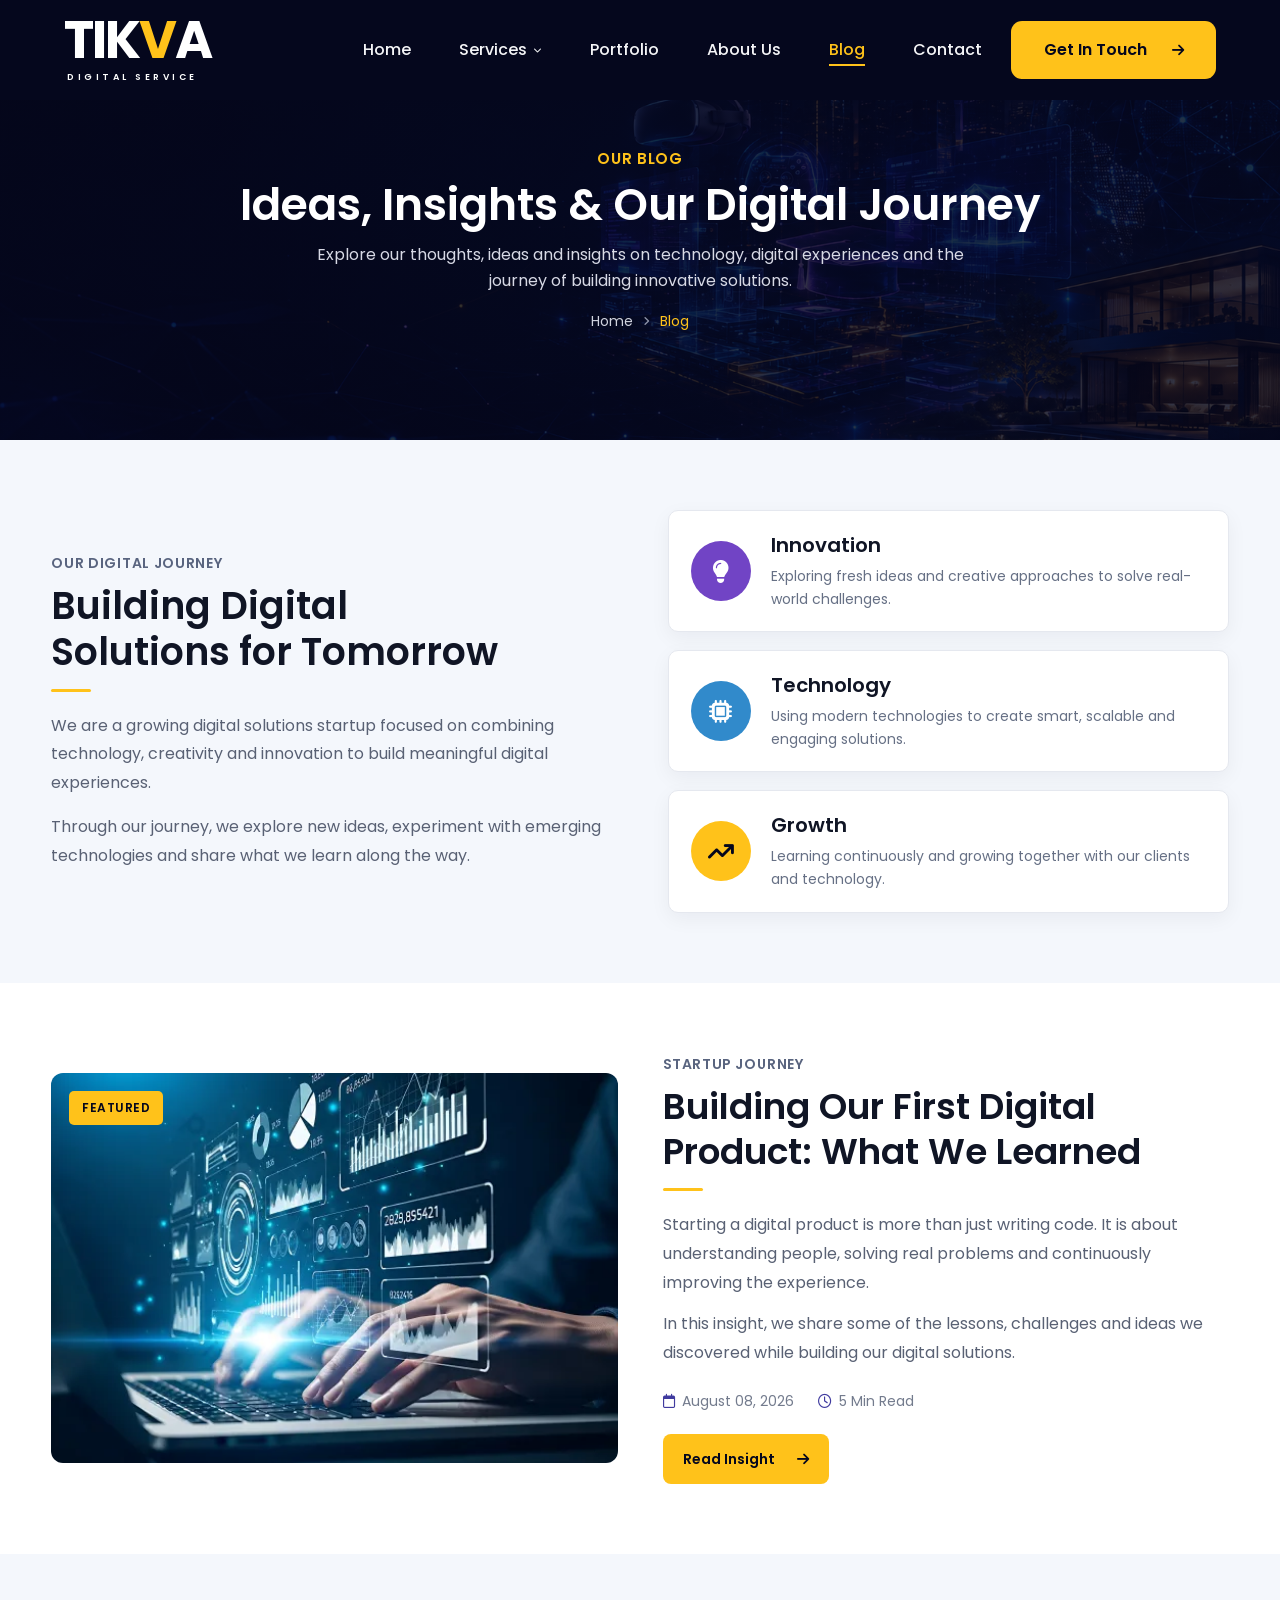
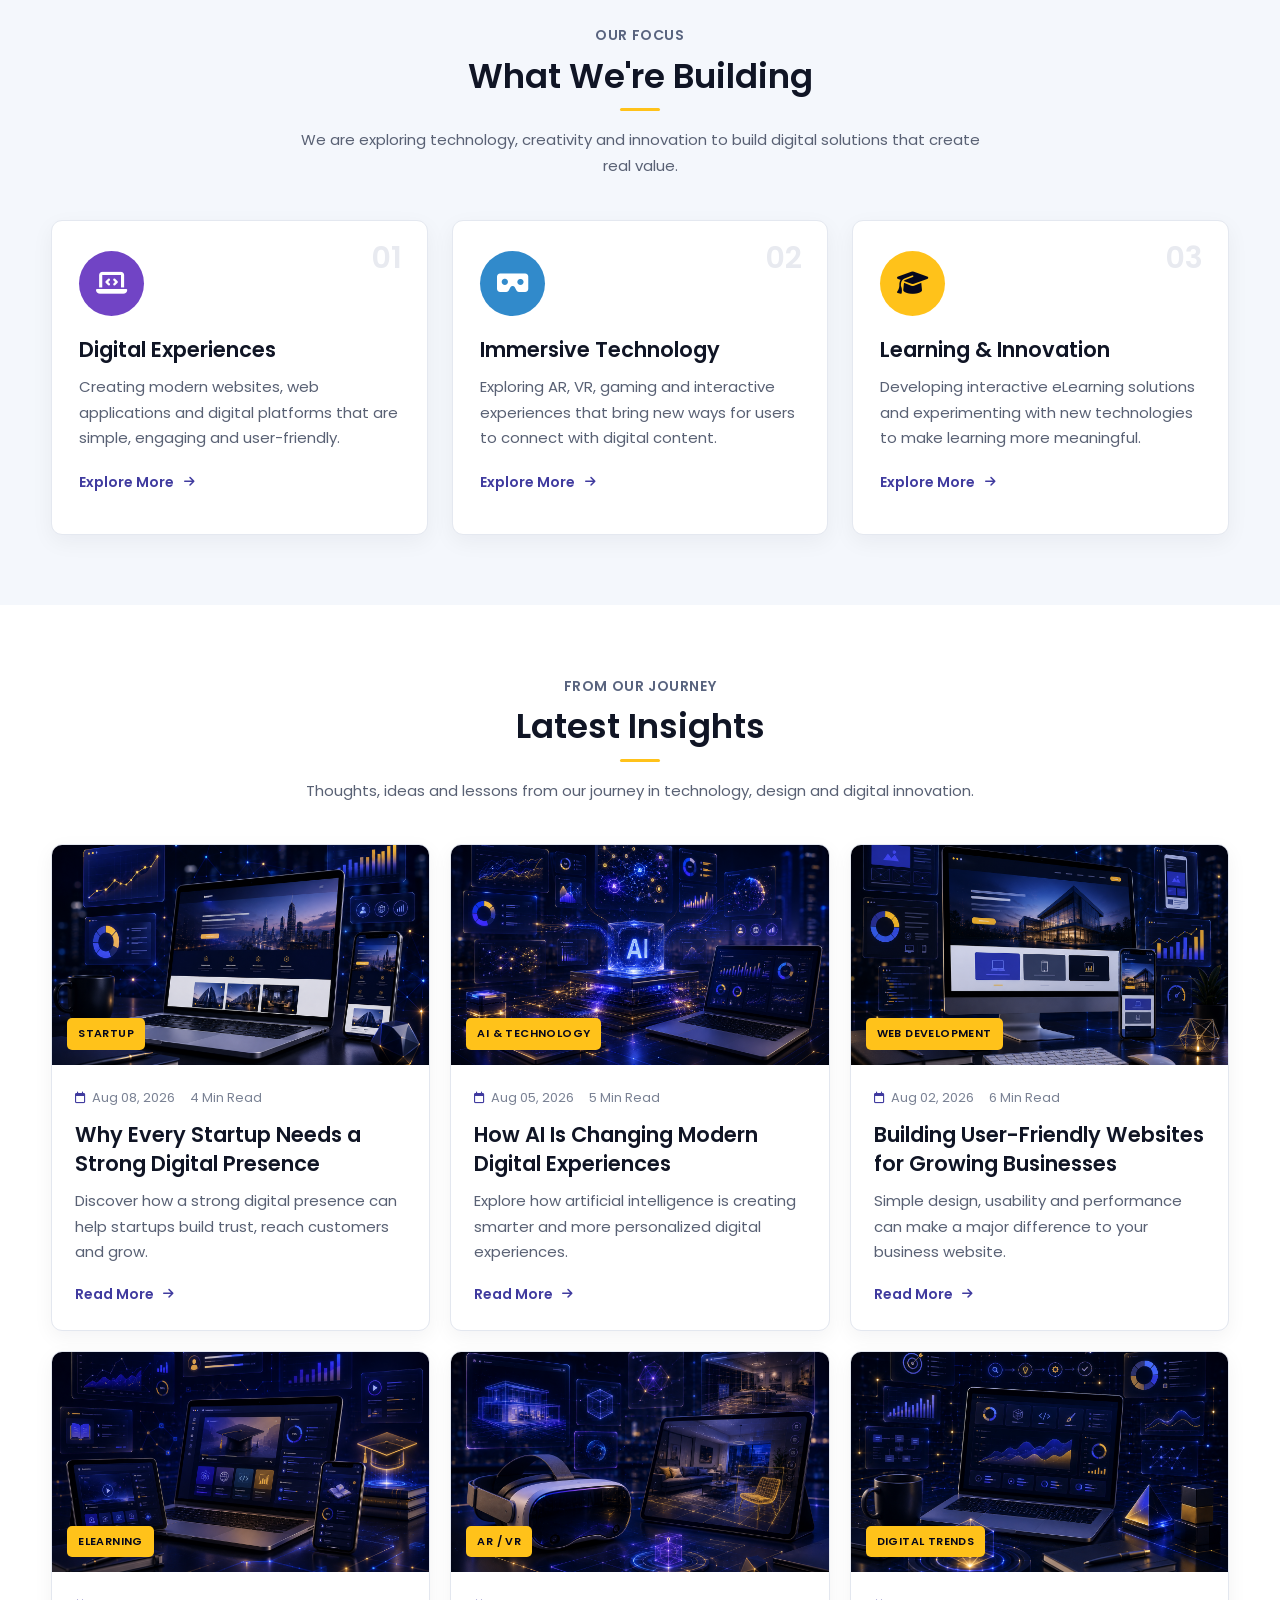
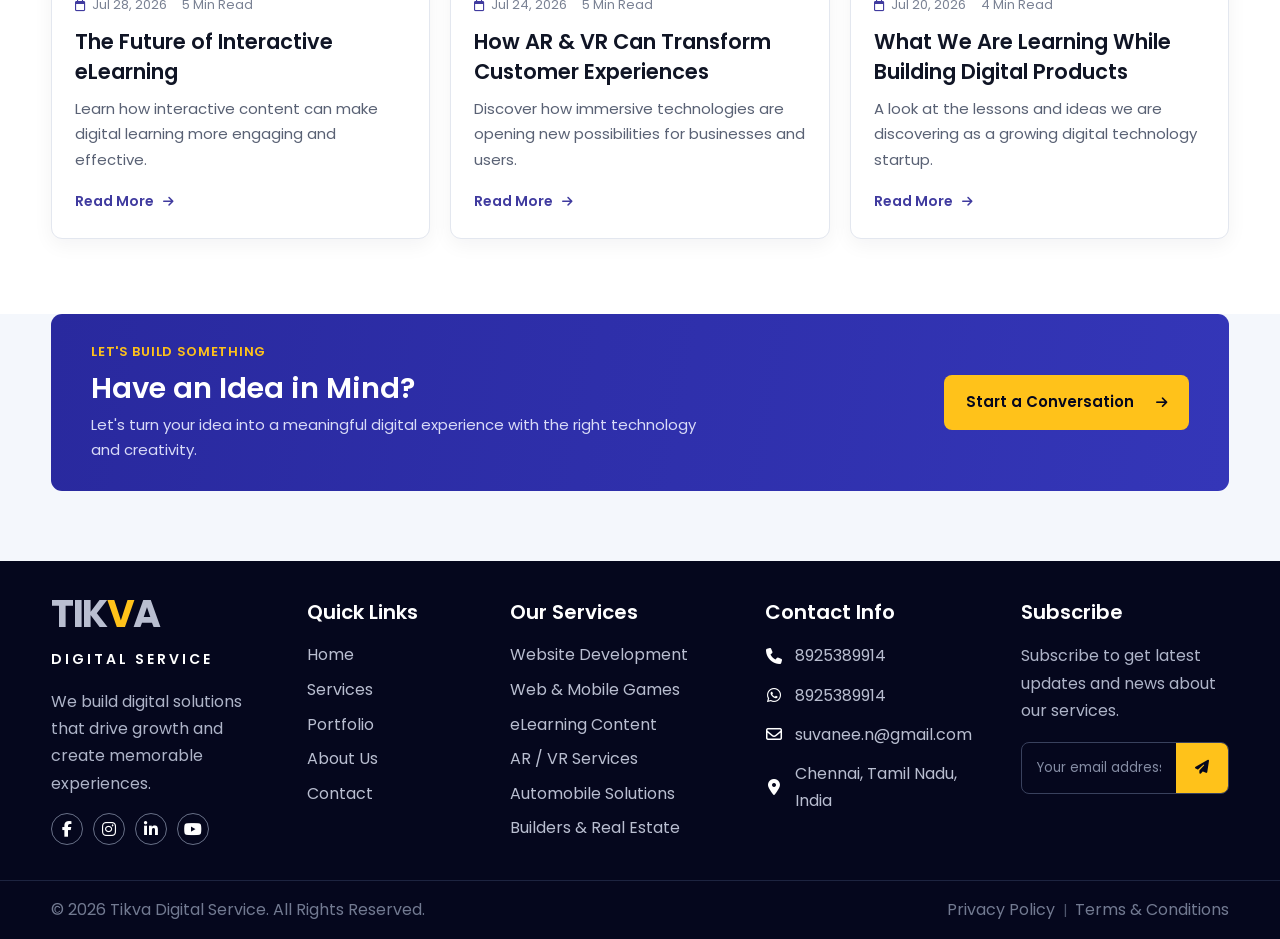
<file: blog.html>
<!DOCTYPE html>
<html lang="en">

<head>
    <meta charset="UTF-8">
    <meta name="viewport" content="width=device-width, initial-scale=1.0">

    <title>Tikva Digital Service</title>

    <link rel="stylesheet" href="css/style.css">

    <!-- Font Awesome -->
    <link rel="stylesheet" href="https://cdnjs.cloudflare.com/ajax/libs/font-awesome/6.5.2/css/all.min.css">

    <link rel="preconnect" href="https://fonts.googleapis.com">
    <link rel="preconnect" href="https://fonts.gstatic.com" crossorigin>

    <link href="https://fonts.googleapis.com/css2?family=Poppins:wght@400;500;600;700&display=swap" rel="stylesheet">

</head>

<body>

    <header class="site-header">
        <div class="header-container">

            <!-- Logo -->
            <a href="#" class="site-logo">
                <span class="logo-main">TIK<span>V</span>A</span>
                <span class="logo-sub">DIGITAL SERVICE</span>
            </a>

            <!-- Navigation -->
            <nav class="main-nav">

                <a href="index.html" class="nav-link">
                    Home
                </a>


                <!-- Services -->
                <li class="nav-item dropdown">

                    <a href="#" class="nav-link dropdown-toggle" id="servicesToggle">
                        Services
                        <i class="fa-solid fa-chevron-down"></i>
                    </a>

                    <ul class="services-dropdown" id="servicesDropdown">

                        <li>
                            <a href="website-development.html">
                                Website Development
                            </a>
                        </li>

                        <li>
                            <a href="game-development.html">
                                Game Development
                            </a>
                        </li>

                        <li>
                            <a href="elearning.html">
                                eLearning Solutions
                            </a>
                        </li>

                        <li>
                            <a href="ar-vr.html">
                                AR / VR Solutions
                            </a>
                        </li>

                        <li>
                            <a href="automobile.html">
                                Automobile Solutions
                            </a>
                        </li>

                        <li>
                            <a href="real-estate.html">
                                Real Estate Solutions
                            </a>
                        </li>

                    </ul>

                </li>

                <a href="portfolio.html" class="nav-link">
                    Portfolio
                </a>

                <a href="about.html" class="nav-link">
                    About Us
                </a>

                <a href="blog.html" class="nav-link active">
                    Blog
                </a>

                <a href="contact.html" class="nav-link">
                    Contact
                </a>

            </nav>

            <!-- Header Button -->
            <a href="touch.html" class="header-cta">
                <span>Get In Touch</span>
                <i class="fa-solid fa-arrow-right"></i>
            </a>

            <!-- Mobile Menu Toggle -->
            <button class="menu-toggle" id="menuToggle" type="button" aria-label="Open Menu">
                <span></span>
                <span></span>
                <span></span>
            </button>

        </div>
    </header>


    <!-- ==============================
     INNER PAGE HERO
================================= -->

    <section class="inner-page-hero">

        <div class="inner-page-hero-container">

            <span class="inner-page-label">
                OUR BLOG
            </span>

            <h1>Ideas, Insights &amp; Our Digital Journey</h1>

            <p>
                Explore our thoughts, ideas and insights on technology,
                digital experiences and the journey of building innovative solutions.
            </p>

            <div class="breadcrumb">

                <a href="index.html">Home</a>

                <i class="fa-solid fa-angle-right"></i>

                <span>Blog</span>

            </div>

        </div>

    </section>


    <!-- ==============================
     BLOG INTRODUCTION
================================= -->

    <section class="blog-intro-section">

        <div class="blog-intro-container">

            <!-- LEFT CONTENT -->
            <div class="blog-intro-content">

                <span class="blog-intro-label">
                    OUR DIGITAL JOURNEY
                </span>

                <h2>
                    Building Digital
                    <br>
                    Solutions for Tomorrow
                </h2>

                <div class="blog-intro-line"></div>

                <p>
                    We are a growing digital solutions startup focused on
                    combining technology, creativity and innovation to build
                    meaningful digital experiences.
                </p>

                <p>
                    Through our journey, we explore new ideas, experiment with
                    emerging technologies and share what we learn along the way.
                </p>

            </div>


            <!-- RIGHT HIGHLIGHTS -->
            <div class="blog-intro-highlights">

                <!-- Innovation -->
                <div class="blog-highlight">

                    <div class="blog-highlight-icon purple">
                        <i class="fa-solid fa-lightbulb"></i>
                    </div>

                    <div class="blog-highlight-content">

                        <h3>Innovation</h3>

                        <p>
                            Exploring fresh ideas and creative approaches
                            to solve real-world challenges.
                        </p>

                    </div>

                </div>


                <!-- Technology -->
                <div class="blog-highlight">

                    <div class="blog-highlight-icon blue">
                        <i class="fa-solid fa-microchip"></i>
                    </div>

                    <div class="blog-highlight-content">

                        <h3>Technology</h3>

                        <p>
                            Using modern technologies to create smart,
                            scalable and engaging solutions.
                        </p>

                    </div>

                </div>


                <!-- Growth -->
                <div class="blog-highlight">

                    <div class="blog-highlight-icon yellow">
                        <i class="fa-solid fa-arrow-trend-up"></i>
                    </div>

                    <div class="blog-highlight-content">

                        <h3>Growth</h3>

                        <p>
                            Learning continuously and growing together
                            with our clients and technology.
                        </p>

                    </div>

                </div>

            </div>

        </div>

    </section>


    <!-- ==============================
     FEATURED INSIGHT
================================= -->

    <section class="featured-blog-section">

        <div class="featured-blog-container">

            <!-- IMAGE -->
            <div class="featured-blog-image">

                <img src="images/blog-featured.jpg" alt="Featured Digital Insight">

                <span class="featured-badge">
                    FEATURED
                </span>

            </div>


            <!-- CONTENT -->
            <div class="featured-blog-content">

                <span class="featured-blog-category">
                    STARTUP JOURNEY
                </span>

                <h2>
                    Building Our First Digital
                    Product: What We Learned
                </h2>

                <div class="featured-blog-line"></div>

                <p>
                    Starting a digital product is more than just writing
                    code. It is about understanding people, solving real
                    problems and continuously improving the experience.
                </p>

                <p>
                    In this insight, we share some of the lessons,
                    challenges and ideas we discovered while building
                    our digital solutions.
                </p>


                <div class="featured-blog-meta">

                    <span>
                        <i class="fa-regular fa-calendar"></i>
                        August 08, 2026
                    </span>

                    <span>
                        <i class="fa-regular fa-clock"></i>
                        5 Min Read
                    </span>

                </div>


                <a href="#" class="featured-blog-btn">
                    <span>Read Insight</span>

                    <i class="fa-solid fa-arrow-right"></i>
                </a>

            </div>

        </div>

    </section>


    <!-- ==============================
     WHAT WE'RE BUILDING
================================= -->

    <section class="building-section">

        <div class="building-container">

            <!-- SECTION HEADING -->
            <div class="building-heading">

                <span>OUR FOCUS</span>

                <h2>What We're Building</h2>

                <div class="building-line"></div>

                <p>
                    We are exploring technology, creativity and innovation
                    to build digital solutions that create real value.
                </p>

            </div>


            <!-- CARDS -->
            <div class="building-grid">


                <!-- Digital Experiences -->
                <div class="building-card">

                    <div class="building-icon purple">
                        <i class="fa-solid fa-laptop-code"></i>
                    </div>

                    <div class="building-number">
                        01
                    </div>

                    <h3>Digital Experiences</h3>

                    <p>
                        Creating modern websites, web applications and
                        digital platforms that are simple, engaging and
                        user-friendly.
                    </p>

                    <a href="services.html">
                        Explore More
                        <i class="fa-solid fa-arrow-right"></i>
                    </a>

                </div>


                <!-- Immersive Technology -->
                <div class="building-card">

                    <div class="building-icon blue">
                        <i class="fa-solid fa-vr-cardboard"></i>
                    </div>

                    <div class="building-number">
                        02
                    </div>

                    <h3>Immersive Technology</h3>

                    <p>
                        Exploring AR, VR, gaming and interactive experiences
                        that bring new ways for users to connect with digital
                        content.
                    </p>

                    <a href="services.html">
                        Explore More
                        <i class="fa-solid fa-arrow-right"></i>
                    </a>

                </div>


                <!-- Learning & Innovation -->
                <div class="building-card">

                    <div class="building-icon yellow">
                        <i class="fa-solid fa-graduation-cap"></i>
                    </div>

                    <div class="building-number">
                        03
                    </div>

                    <h3>Learning &amp; Innovation</h3>

                    <p>
                        Developing interactive eLearning solutions and
                        experimenting with new technologies to make learning
                        more meaningful.
                    </p>

                    <a href="services.html">
                        Explore More
                        <i class="fa-solid fa-arrow-right"></i>
                    </a>

                </div>

            </div>

        </div>

    </section>

    <!-- ==============================
     LATEST INSIGHTS
================================= -->

    <section class="latest-insights-section">

        <div class="latest-insights-container">

            <!-- HEADING -->
            <div class="latest-insights-heading">

                <span>FROM OUR JOURNEY</span>

                <h2>Latest Insights</h2>

                <div class="latest-insights-line"></div>

                <p>
                    Thoughts, ideas and lessons from our journey in
                    technology, design and digital innovation.
                </p>

            </div>


            <!-- BLOG GRID -->
            <div class="latest-insights-grid">


                <!-- BLOG 01 -->
                <article class="blog-card">

                    <div class="blog-card-image">

                        <img src="images/blog-1.jpg" alt="Digital presence for startups">

                        <span class="blog-category">
                            STARTUP
                        </span>

                    </div>

                    <div class="blog-card-content">

                        <div class="blog-meta">
                            <span>
                                <i class="fa-regular fa-calendar"></i>
                                Aug 08, 2026
                            </span>

                            <span>
                                4 Min Read
                            </span>
                        </div>

                        <h3>
                            Why Every Startup Needs a Strong Digital Presence
                        </h3>

                        <p>
                            Discover how a strong digital presence can help
                            startups build trust, reach customers and grow.
                        </p>

                        <a href="#">
                            Read More
                            <i class="fa-solid fa-arrow-right"></i>
                        </a>

                    </div>

                </article>


                <!-- BLOG 02 -->
                <article class="blog-card">

                    <div class="blog-card-image">

                        <img src="images/blog-2.jpg" alt="AI digital experiences">

                        <span class="blog-category">
                            AI &amp; TECHNOLOGY
                        </span>

                    </div>

                    <div class="blog-card-content">

                        <div class="blog-meta">
                            <span>
                                <i class="fa-regular fa-calendar"></i>
                                Aug 05, 2026
                            </span>

                            <span>
                                5 Min Read
                            </span>
                        </div>

                        <h3>
                            How AI Is Changing Modern Digital Experiences
                        </h3>

                        <p>
                            Explore how artificial intelligence is creating
                            smarter and more personalized digital experiences.
                        </p>

                        <a href="#">
                            Read More
                            <i class="fa-solid fa-arrow-right"></i>
                        </a>

                    </div>

                </article>


                <!-- BLOG 03 -->
                <article class="blog-card">

                    <div class="blog-card-image">

                        <img src="images/blog-3.jpg" alt="Modern website development">

                        <span class="blog-category">
                            WEB DEVELOPMENT
                        </span>

                    </div>

                    <div class="blog-card-content">

                        <div class="blog-meta">
                            <span>
                                <i class="fa-regular fa-calendar"></i>
                                Aug 02, 2026
                            </span>

                            <span>
                                6 Min Read
                            </span>
                        </div>

                        <h3>
                            Building User-Friendly Websites for Growing Businesses
                        </h3>

                        <p>
                            Simple design, usability and performance can make
                            a major difference to your business website.
                        </p>

                        <a href="#">
                            Read More
                            <i class="fa-solid fa-arrow-right"></i>
                        </a>

                    </div>

                </article>


                <!-- BLOG 04 -->
                <article class="blog-card">

                    <div class="blog-card-image">

                        <img src="images/blog-4.jpg" alt="Interactive eLearning">

                        <span class="blog-category">
                            ELEARNING
                        </span>

                    </div>

                    <div class="blog-card-content">

                        <div class="blog-meta">
                            <span>
                                <i class="fa-regular fa-calendar"></i>
                                Jul 28, 2026
                            </span>

                            <span>
                                5 Min Read
                            </span>
                        </div>

                        <h3>
                            The Future of Interactive eLearning
                        </h3>

                        <p>
                            Learn how interactive content can make digital
                            learning more engaging and effective.
                        </p>

                        <a href="#">
                            Read More
                            <i class="fa-solid fa-arrow-right"></i>
                        </a>

                    </div>

                </article>


                <!-- BLOG 05 -->
                <article class="blog-card">

                    <div class="blog-card-image">

                        <img src="images/blog-5.jpg" alt="AR VR technology">

                        <span class="blog-category">
                            AR / VR
                        </span>

                    </div>

                    <div class="blog-card-content">

                        <div class="blog-meta">
                            <span>
                                <i class="fa-regular fa-calendar"></i>
                                Jul 24, 2026
                            </span>

                            <span>
                                5 Min Read
                            </span>
                        </div>

                        <h3>
                            How AR &amp; VR Can Transform Customer Experiences
                        </h3>

                        <p>
                            Discover how immersive technologies are opening
                            new possibilities for businesses and users.
                        </p>

                        <a href="#">
                            Read More
                            <i class="fa-solid fa-arrow-right"></i>
                        </a>

                    </div>

                </article>


                <!-- BLOG 06 -->
                <article class="blog-card">

                    <div class="blog-card-image">

                        <img src="images/blog-6.jpg" alt="Digital innovation">

                        <span class="blog-category">
                            DIGITAL TRENDS
                        </span>

                    </div>

                    <div class="blog-card-content">

                        <div class="blog-meta">
                            <span>
                                <i class="fa-regular fa-calendar"></i>
                                Jul 20, 2026
                            </span>

                            <span>
                                4 Min Read
                            </span>
                        </div>

                        <h3>
                            What We Are Learning While Building Digital Products
                        </h3>

                        <p>
                            A look at the lessons and ideas we are discovering
                            as a growing digital technology startup.
                        </p>

                        <a href="#">
                            Read More
                            <i class="fa-solid fa-arrow-right"></i>
                        </a>

                    </div>

                </article>

            </div>

        </div>

    </section>

    <!-- ==============================
     BLOG CTA
================================= -->

    <section class="blog-cta-section">

        <div class="blog-cta-container">

            <div class="blog-cta-content">

                <span>LET'S BUILD SOMETHING</span>

                <h2>
                    Have an Idea in Mind?
                </h2>

                <p>
                    Let's turn your idea into a meaningful digital
                    experience with the right technology and creativity.
                </p>

            </div>


            <a href="contact.html" class="blog-cta-button">

                <span>Start a Conversation</span>

                <i class="fa-solid fa-arrow-right"></i>

            </a>

        </div>

    </section>

    <!-- ==============================
     FOOTER
================================= -->

    <footer class="site-footer">

        <!-- ==============================
         FOOTER MAIN
    ================================= -->

        <div class="footer-main">

            <div class="footer-container">


                <!-- COLUMN 1 -->
                <div class="footer-column footer-brand">

                    <a href="#" class="footer-logo">
                        TIK<span>V</span>A
                    </a>

                    <span class="footer-logo-sub">
                        DIGITAL SERVICE
                    </span>

                    <p>
                        We build digital solutions that drive growth
                        and create memorable experiences.
                    </p>


                    <!-- SOCIALS -->
                    <div class="footer-socials">

                        <a href="#">
                            <i class="fa-brands fa-facebook-f"></i>
                        </a>

                        <a href="#">
                            <i class="fa-brands fa-instagram"></i>
                        </a>

                        <a href="#">
                            <i class="fa-brands fa-linkedin-in"></i>
                        </a>

                        <a href="#">
                            <i class="fa-brands fa-youtube"></i>
                        </a>

                    </div>

                </div>


                <!-- COLUMN 2 -->
                <div class="footer-column">

                    <h3>Quick Links</h3>

                    <a href="index.html">Home</a>
                    <a href="services.html">Services</a>
                    <a href="portfolio.html">Portfolio</a>
                    <a href="about.html">About Us</a>
                    <a href="contact.html">Contact</a>

                </div>


                <!-- COLUMN 3 -->
                <div class="footer-column">

                    <h3>Our Services</h3>

                    <a href="#">Website Development</a>
                    <a href="#">Web &amp; Mobile Games</a>
                    <a href="#">eLearning Content</a>
                    <a href="#">AR / VR Services</a>
                    <a href="#">Automobile Solutions</a>
                    <a href="#">Builders &amp; Real Estate</a>

                </div>


                <!-- COLUMN 4 -->
                <div class="footer-column footer-contact">

                    <h3>Contact Info</h3>

                    <p>
                        <i class="fa-solid fa-phone"></i>
                        <span>8925389914</span>
                    </p>

                    <p>
                        <i class="fa-brands fa-whatsapp"></i>
                        <span>8925389914</span>
                    </p>

                    <p>
                        <i class="fa-regular fa-envelope"></i>
                        <span>suvanee.n@gmail.com</span>
                    </p>

                    <p>
                        <i class="fa-solid fa-location-dot"></i>
                        <span>Chennai, Tamil Nadu, India</span>
                    </p>

                </div>


                <!-- COLUMN 5 -->
                <div class="footer-column footer-subscribe">

                    <h3>Subscribe</h3>

                    <p>
                        Subscribe to get latest updates and
                        news about our services.
                    </p>


                    <form class="subscribe-form">

                        <input type="email" placeholder="Your email address">

                        <button type="submit">
                            <i class="fa-solid fa-paper-plane"></i>
                        </button>

                    </form>

                </div>

            </div>


            <!-- COPYRIGHT -->
            <div class="footer-bottom">

                <div class="footer-bottom-container">

                    <p>
                        © 2026 Tikva Digital Service. All Rights Reserved.
                    </p>

                    <div class="footer-legal">

                        <a href="#">Privacy Policy</a>

                        <span>|</span>

                        <a href="#">Terms &amp; Conditions</a>

                    </div>

                </div>

            </div>

        </div>

    </footer>


    <script src="js/main.js"></script>

</body>


</html>
</file>
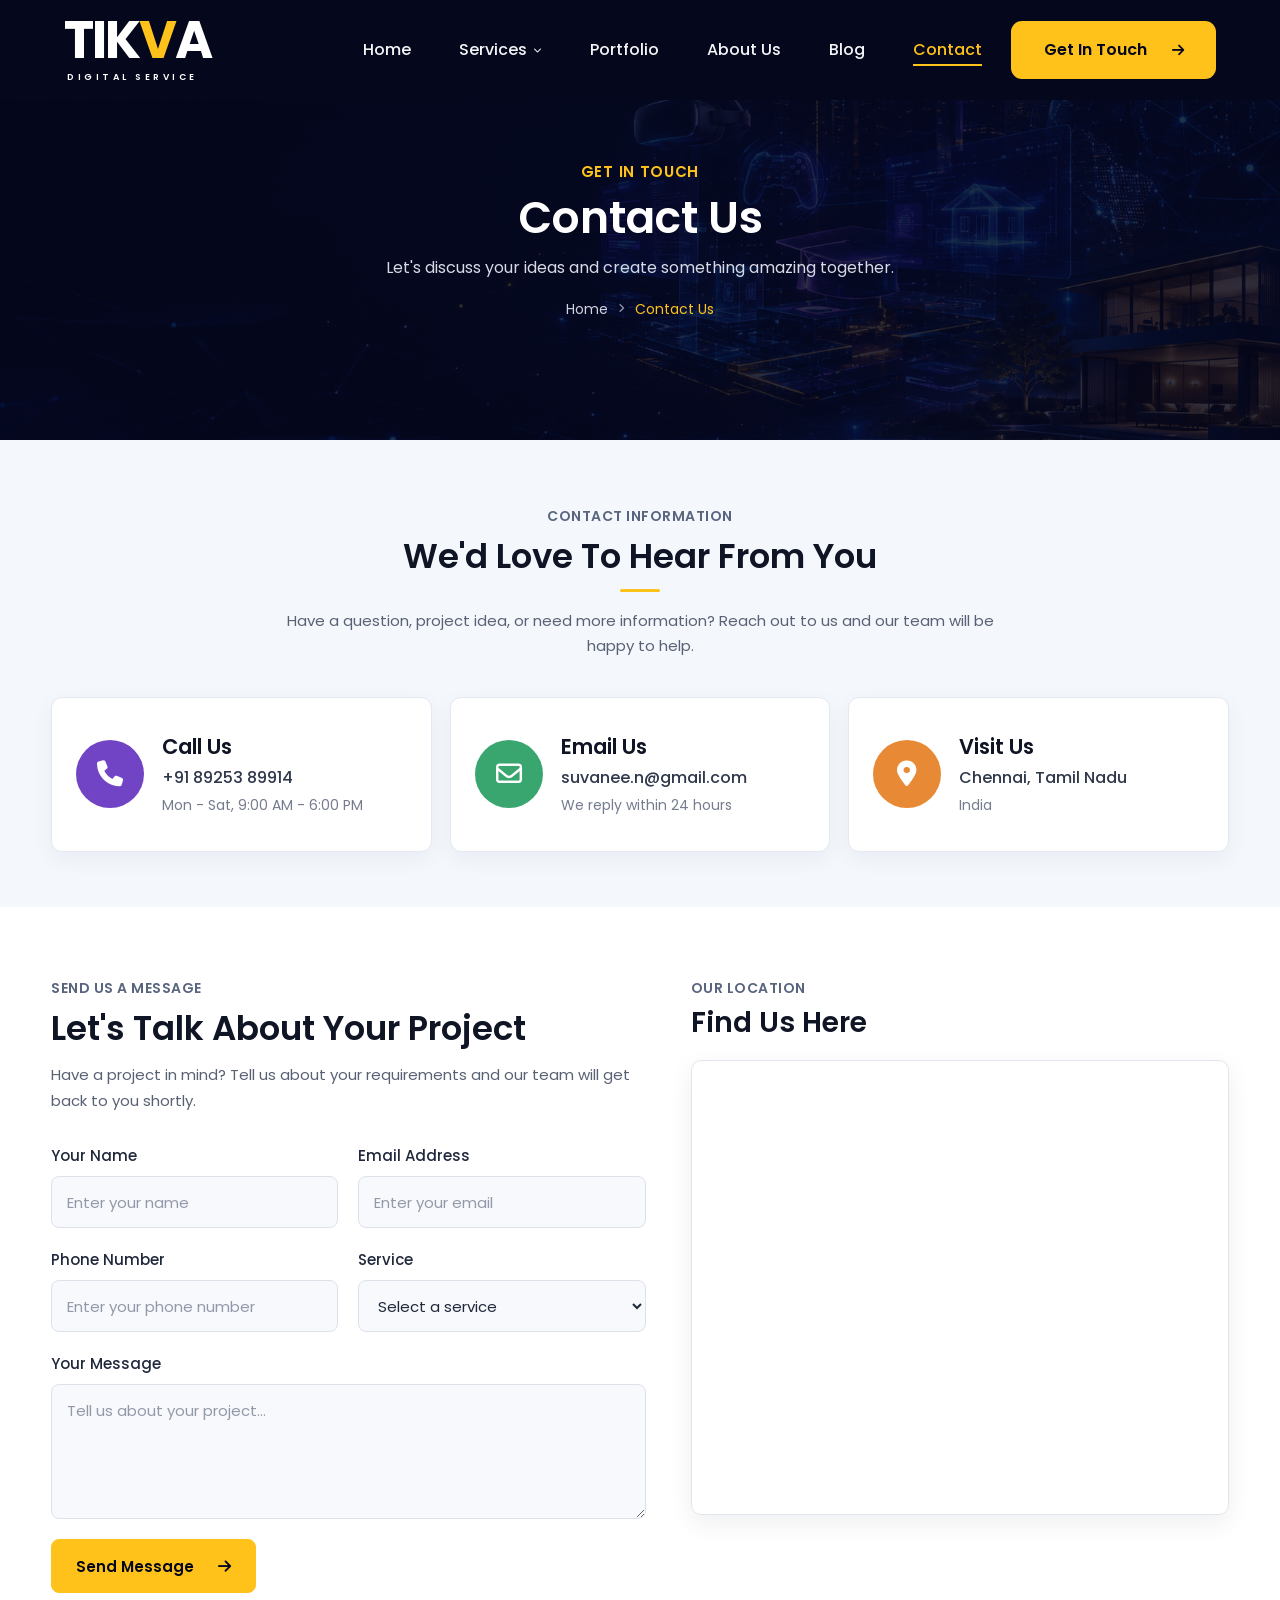
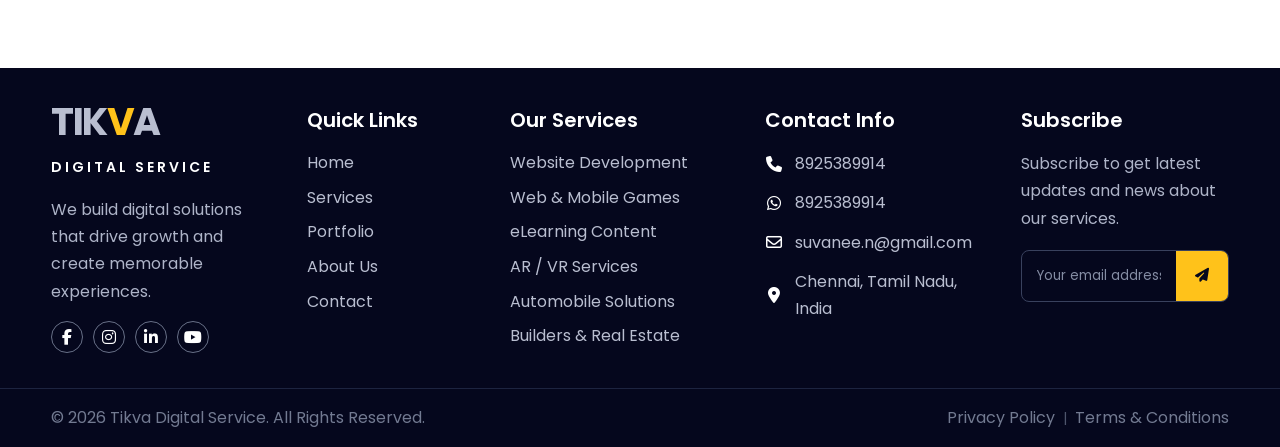
<file: contact.html>
<!DOCTYPE html>
<html lang="en">

<head>
    <meta charset="UTF-8">
    <meta name="viewport" content="width=device-width, initial-scale=1.0">

    <title>Tikva Digital Service</title>

    <link rel="stylesheet" href="css/style.css">

    <!-- Font Awesome -->
    <link rel="stylesheet" href="https://cdnjs.cloudflare.com/ajax/libs/font-awesome/6.5.2/css/all.min.css">

    <link rel="preconnect" href="https://fonts.googleapis.com">
    <link rel="preconnect" href="https://fonts.gstatic.com" crossorigin>

    <link href="https://fonts.googleapis.com/css2?family=Poppins:wght@400;500;600;700&display=swap" rel="stylesheet">

</head>

<body>

    <header class="site-header">
        <div class="header-container">

            <!-- Logo -->
            <a href="#" class="site-logo">
                <span class="logo-main">TIK<span>V</span>A</span>
                <span class="logo-sub">DIGITAL SERVICE</span>
            </a>

            <!-- Navigation -->
            <nav class="main-nav">

                <a href="index.html" class="nav-link">
                    Home
                </a>


                <!-- Services -->
                <li class="nav-item dropdown">

                    <a href="#" class="nav-link dropdown-toggle" id="servicesToggle">
                        Services
                        <i class="fa-solid fa-chevron-down"></i>
                    </a>

                    <ul class="services-dropdown" id="servicesDropdown">

                        <li>
                            <a href="website-development.html">
                                Website Development
                            </a>
                        </li>

                        <li>
                            <a href="game-development.html">
                                Game Development
                            </a>
                        </li>

                        <li>
                            <a href="elearning.html">
                                eLearning Solutions
                            </a>
                        </li>

                        <li>
                            <a href="ar-vr.html">
                                AR / VR Solutions
                            </a>
                        </li>

                        <li>
                            <a href="automobile.html">
                                Automobile Solutions
                            </a>
                        </li>

                        <li>
                            <a href="real-estate.html">
                                Real Estate Solutions
                            </a>
                        </li>

                    </ul>

                </li>

                <a href="portfolio.html" class="nav-link">
                    Portfolio
                </a>

                <a href="about.html" class="nav-link">
                    About Us
                </a>

                <a href="blog.html" class="nav-link">
                    Blog
                </a>

                <a href="contact.html" class="nav-link active">
                    Contact
                </a>

            </nav>

            <!-- Header Button -->
            <a href="touch.html" class="header-cta">
                <span>Get In Touch</span>
                <i class="fa-solid fa-arrow-right"></i>
            </a>

            <!-- Mobile Menu Toggle -->
            <button class="menu-toggle" id="menuToggle" type="button" aria-label="Open Menu">
                <span></span>
                <span></span>
                <span></span>
            </button>


        </div>
    </header>


    <!-- ==============================
     INNER PAGE HERO
================================= -->

    <section class="inner-page-hero">

        <div class="inner-page-hero-container">

            <span class="inner-page-label">
                GET IN TOUCH
            </span>

            <h1>Contact Us</h1>

            <p>
                Let's discuss your ideas and create something amazing together.
            </p>

            <div class="breadcrumb">

                <a href="index.html">Home</a>

                <i class="fa-solid fa-angle-right"></i>

                <span>Contact Us</span>

            </div>

        </div>

    </section>

    <!-- ==============================
     CONTACT INFO CARDS
================================= -->

    <section class="contact-info-section">

        <div class="contact-info-container">

            <!-- Section Heading -->
            <div class="contact-section-heading">

                <span>CONTACT INFORMATION</span>

                <h2>We'd Love To Hear From You</h2>

                <div class="contact-heading-line"></div>

                <p>
                    Have a question, project idea, or need more information?
                    Reach out to us and our team will be happy to help.
                </p>

            </div>


            <!-- Cards -->
            <div class="contact-info-grid">


                <!-- Call -->
                <div class="contact-info-card">

                    <div class="contact-info-icon purple">
                        <i class="fa-solid fa-phone"></i>
                    </div>

                    <div class="contact-info-content">

                        <h3>Call Us</h3>

                        <a href="tel:+918925389914">
                            +91 89253 89914
                        </a>

                        <span>
                            Mon - Sat, 9:00 AM - 6:00 PM
                        </span>

                    </div>

                </div>


                <!-- Email -->
                <div class="contact-info-card">

                    <div class="contact-info-icon green">
                        <i class="fa-regular fa-envelope"></i>
                    </div>

                    <div class="contact-info-content">

                        <h3>Email Us</h3>

                        <a href="mailto:suvanee.n@gmail.com">
                            suvanee.n@gmail.com
                        </a>

                        <span>
                            We reply within 24 hours
                        </span>

                    </div>

                </div>


                <!-- Location -->
                <div class="contact-info-card">

                    <div class="contact-info-icon orange">
                        <i class="fa-solid fa-location-dot"></i>
                    </div>

                    <div class="contact-info-content">

                        <h3>Visit Us</h3>

                        <p>
                            Chennai, Tamil Nadu
                        </p>

                        <span>
                            India
                        </span>

                    </div>

                </div>

            </div>

        </div>

    </section>

    <!-- ==============================
     CONTACT FORM + MAP
================================= -->

    <section class="contact-main-section">

        <div class="contact-main-container">

            <!-- CONTACT FORM -->
            <div class="contact-form-wrapper">

                <span class="contact-form-label">
                    SEND US A MESSAGE
                </span>

                <h2>Let's Talk About Your Project</h2>

                <p class="contact-form-description">
                    Have a project in mind? Tell us about your requirements
                    and our team will get back to you shortly.
                </p>

                <form class="contact-form">

                    <div class="form-row">

                        <div class="form-group">
                            <label for="contact-name">Your Name</label>

                            <input type="text" id="contact-name" placeholder="Enter your name">
                        </div>


                        <div class="form-group">
                            <label for="contact-email">Email Address</label>

                            <input type="email" id="contact-email" placeholder="Enter your email">
                        </div>

                    </div>


                    <div class="form-row">

                        <div class="form-group">
                            <label for="contact-phone">Phone Number</label>

                            <input type="tel" id="contact-phone" placeholder="Enter your phone number">
                        </div>


                        <div class="form-group">
                            <label for="contact-service">Service</label>

                            <select id="contact-service">

                                <option value="">
                                    Select a service
                                </option>

                                <option>Website Development</option>
                                <option>Web &amp; Mobile Games</option>
                                <option>eLearning Content</option>
                                <option>AR / VR Services</option>
                                <option>Automobile Solutions</option>
                                <option>Real Estate Solutions</option>

                            </select>

                        </div>

                    </div>


                    <div class="form-group">

                        <label for="contact-message">
                            Your Message
                        </label>

                        <textarea id="contact-message" placeholder="Tell us about your project..."></textarea>

                    </div>


                    <button type="submit" class="contact-submit-btn">
                        <span>Send Message</span>

                        <i class="fa-solid fa-arrow-right"></i>
                    </button>

                </form>

            </div>


            <!-- MAP -->
            <div class="contact-map-wrapper">

                <div class="map-heading">

                    <span>OUR LOCATION</span>

                    <h3>Find Us Here</h3>

                </div>

                <div class="contact-map">

                    <iframe src="https://www.google.com/maps?q=Chennai,Tamil Nadu,India&output=embed" loading="lazy"
                        allowfullscreen referrerpolicy="no-referrer-when-downgrade">
                    </iframe>

                </div>

            </div>

        </div>

    </section>

    <!-- ==============================
     FOOTER
================================= -->

    <footer class="site-footer">

        <!-- ==============================
         FOOTER MAIN
    ================================= -->

        <div class="footer-main">

            <div class="footer-container">


                <!-- COLUMN 1 -->
                <div class="footer-column footer-brand">

                    <a href="#" class="footer-logo">
                        TIK<span>V</span>A
                    </a>

                    <span class="footer-logo-sub">
                        DIGITAL SERVICE
                    </span>

                    <p>
                        We build digital solutions that drive growth
                        and create memorable experiences.
                    </p>


                    <!-- SOCIALS -->
                    <div class="footer-socials">

                        <a href="#">
                            <i class="fa-brands fa-facebook-f"></i>
                        </a>

                        <a href="#">
                            <i class="fa-brands fa-instagram"></i>
                        </a>

                        <a href="#">
                            <i class="fa-brands fa-linkedin-in"></i>
                        </a>

                        <a href="#">
                            <i class="fa-brands fa-youtube"></i>
                        </a>

                    </div>

                </div>


                <!-- COLUMN 2 -->
                <div class="footer-column">

                    <h3>Quick Links</h3>

                    <a href="index.html">Home</a>
                    <a href="services.html">Services</a>
                    <a href="portfolio.html">Portfolio</a>
                    <a href="about.html">About Us</a>
                    <a href="contact.html">Contact</a>

                </div>


                <!-- COLUMN 3 -->
                <div class="footer-column">

                    <h3>Our Services</h3>

                    <a href="#">Website Development</a>
                    <a href="#">Web &amp; Mobile Games</a>
                    <a href="#">eLearning Content</a>
                    <a href="#">AR / VR Services</a>
                    <a href="#">Automobile Solutions</a>
                    <a href="#">Builders &amp; Real Estate</a>

                </div>


                <!-- COLUMN 4 -->
                <div class="footer-column footer-contact">

                    <h3>Contact Info</h3>

                    <p>
                        <i class="fa-solid fa-phone"></i>
                        <span>8925389914</span>
                    </p>

                    <p>
                        <i class="fa-brands fa-whatsapp"></i>
                        <span>8925389914</span>
                    </p>

                    <p>
                        <i class="fa-regular fa-envelope"></i>
                        <span>suvanee.n@gmail.com</span>
                    </p>

                    <p>
                        <i class="fa-solid fa-location-dot"></i>
                        <span>Chennai, Tamil Nadu, India</span>
                    </p>

                </div>


                <!-- COLUMN 5 -->
                <div class="footer-column footer-subscribe">

                    <h3>Subscribe</h3>

                    <p>
                        Subscribe to get latest updates and
                        news about our services.
                    </p>


                    <form class="subscribe-form">

                        <input type="email" placeholder="Your email address">

                        <button type="submit">
                            <i class="fa-solid fa-paper-plane"></i>
                        </button>

                    </form>

                </div>

            </div>


            <!-- COPYRIGHT -->
            <div class="footer-bottom">

                <div class="footer-bottom-container">

                    <p>
                        © 2026 Tikva Digital Service. All Rights Reserved.
                    </p>

                    <div class="footer-legal">

                        <a href="#">Privacy Policy</a>

                        <span>|</span>

                        <a href="#">Terms &amp; Conditions</a>

                    </div>

                </div>

            </div>

        </div>

    </footer>


    <script src="js/main.js"></script>

</body>


</html>
</file>
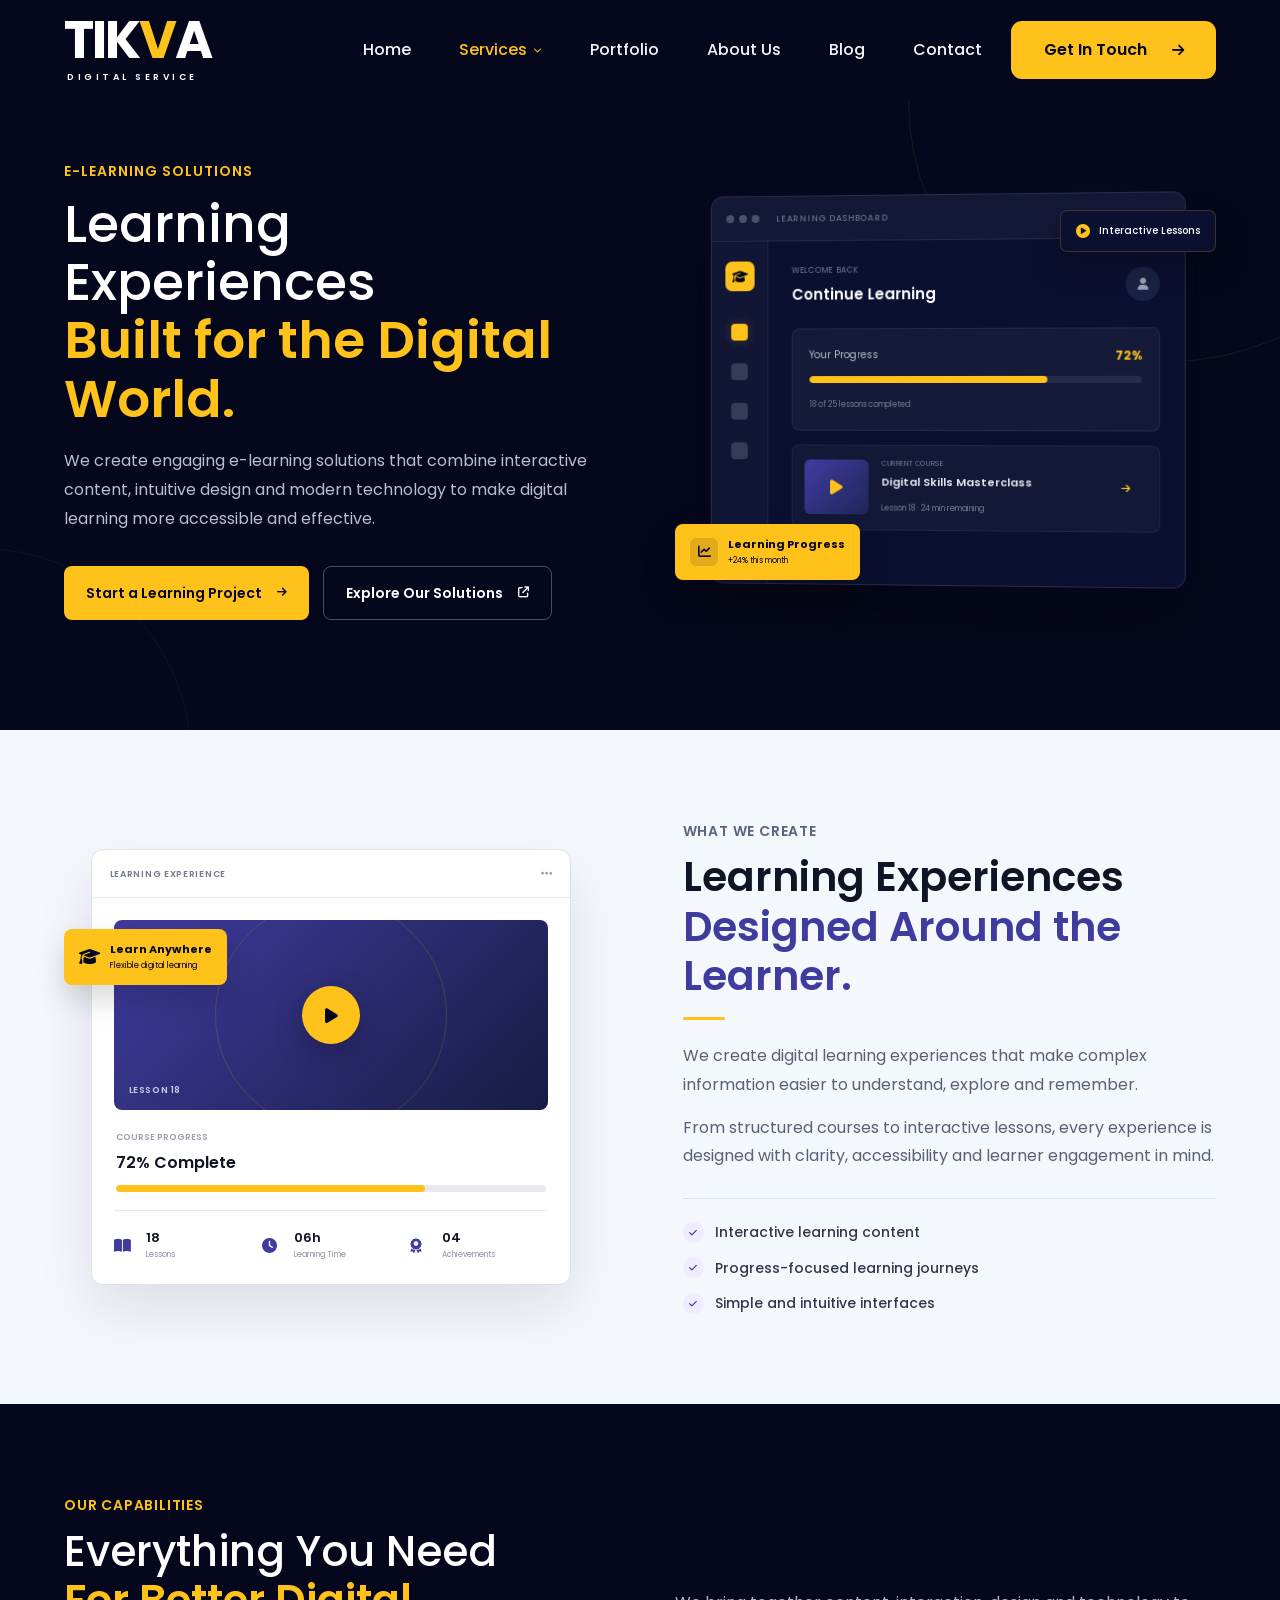
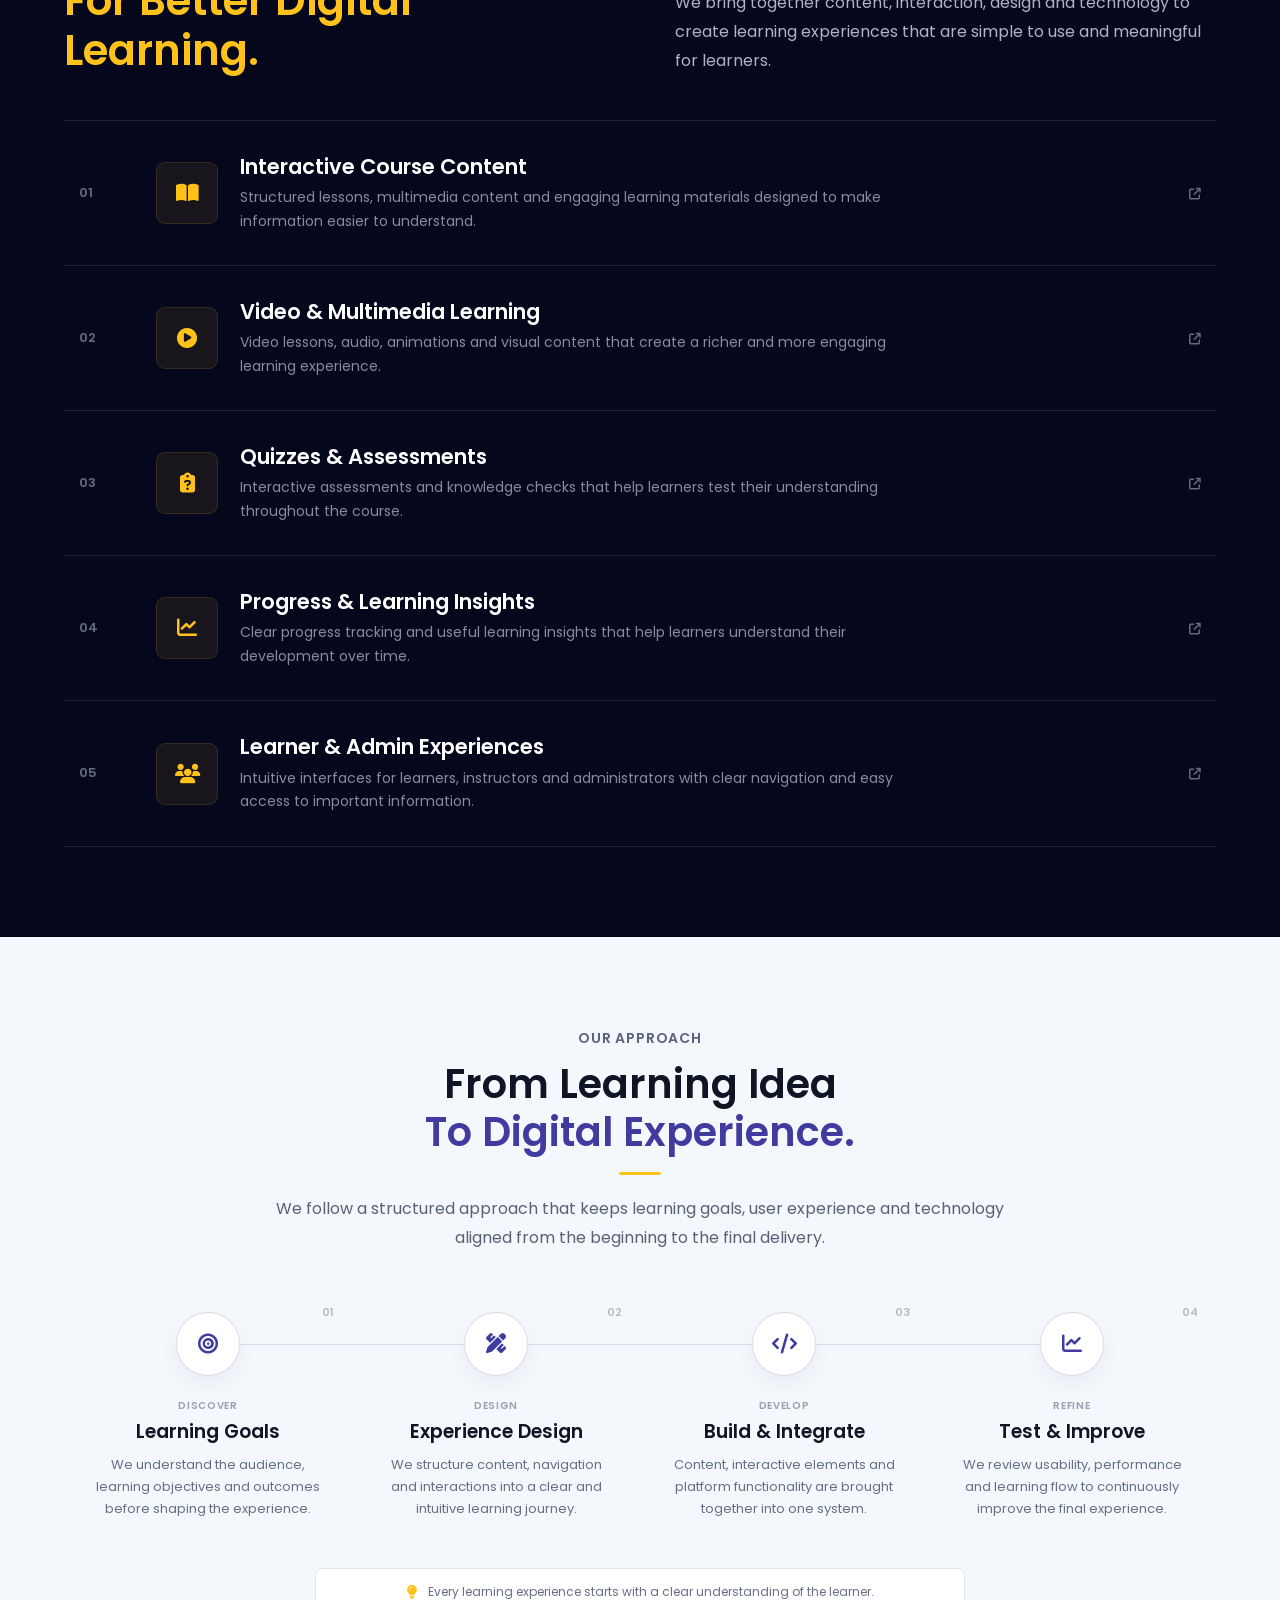
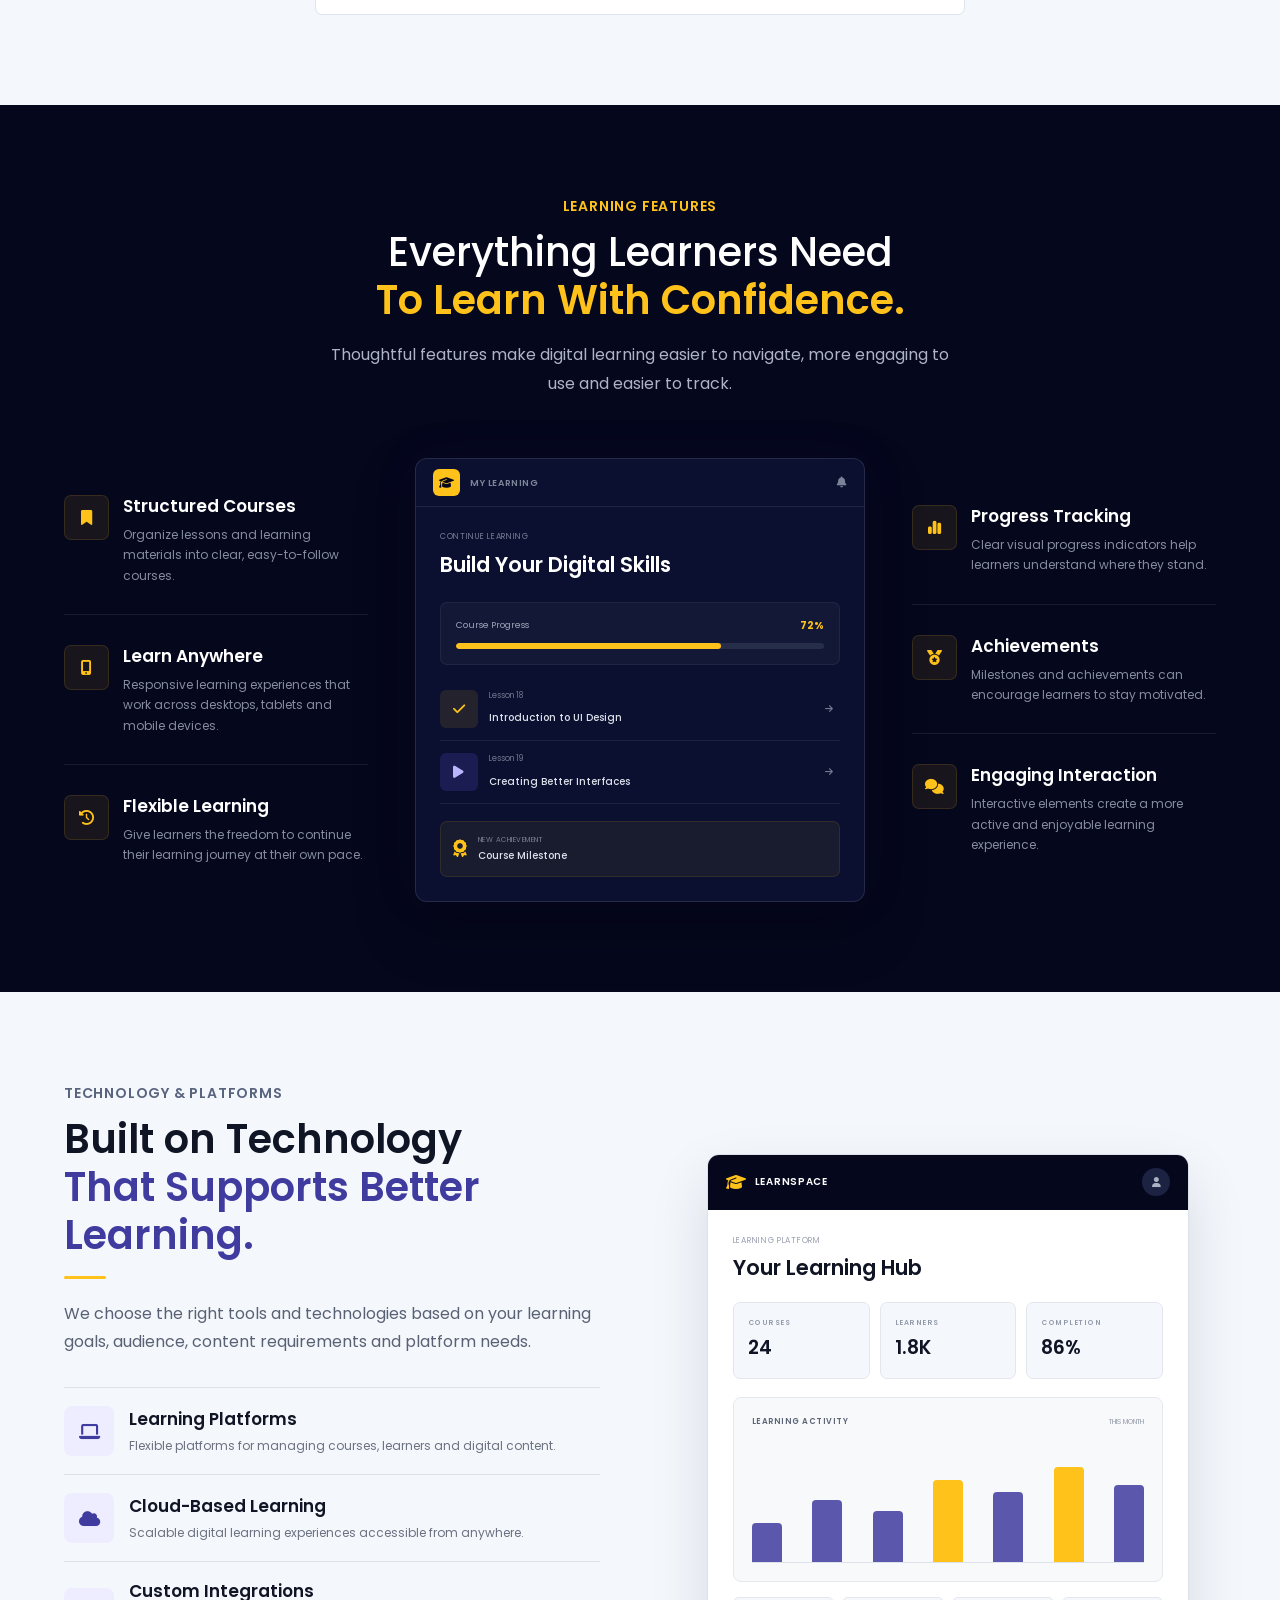
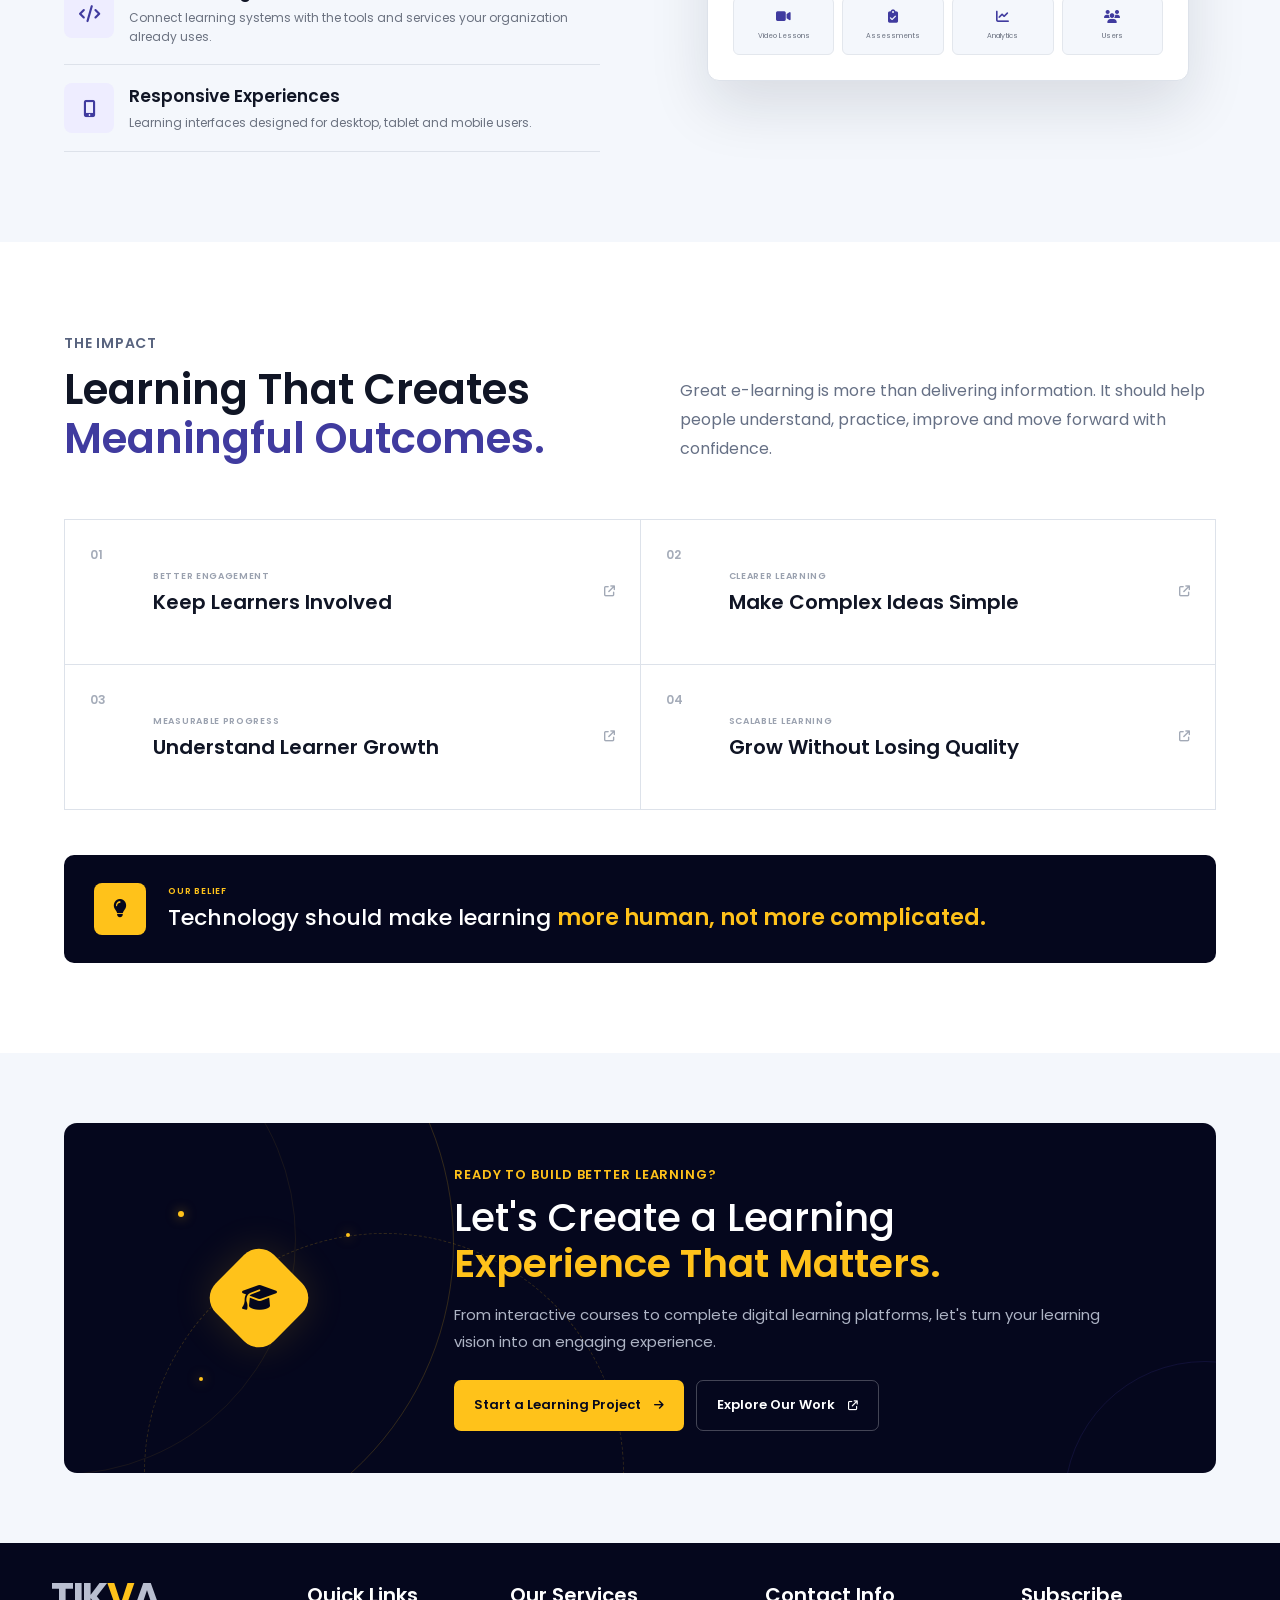
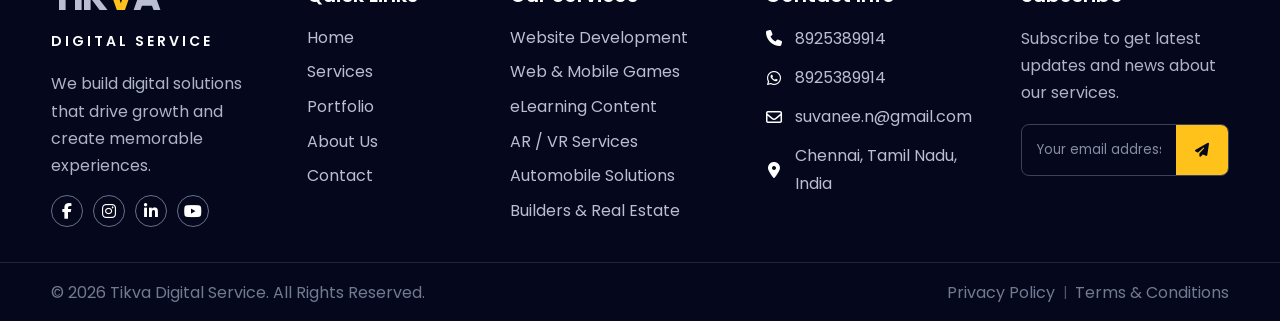
<file: elearning.html>
<!DOCTYPE html>
<html lang="en">

<head>
    <meta charset="UTF-8">
    <meta name="viewport" content="width=device-width, initial-scale=1.0">

    <title>Tikva Digital Service</title>

    <link rel="stylesheet" href="css/style.css">

    <!-- Font Awesome -->
    <link rel="stylesheet" href="https://cdnjs.cloudflare.com/ajax/libs/font-awesome/6.5.2/css/all.min.css">

    <link rel="preconnect" href="https://fonts.googleapis.com">
    <link rel="preconnect" href="https://fonts.gstatic.com" crossorigin>

    <link href="https://fonts.googleapis.com/css2?family=Poppins:wght@400;500;600;700&display=swap" rel="stylesheet">

</head>

<body>

    <header class="site-header">
        <div class="header-container">

            <!-- Logo -->
            <a href="#" class="site-logo">
                <span class="logo-main">TIK<span>V</span>A</span>
                <span class="logo-sub">DIGITAL SERVICE</span>
            </a>

            <!-- Navigation -->
            <nav class="main-nav">

                <a href="index.html" class="nav-link">
                    Home
                </a>


                <!-- Services -->
                <li class="nav-item dropdown">

                    <a href="#" class="nav-link active dropdown-toggle" id="servicesToggle">
                        Services
                        <i class="fa-solid fa-chevron-down"></i>
                    </a>

                    <ul class="services-dropdown" id="servicesDropdown">

                        <li>
                            <a href="website-development.html">
                                Website Development
                            </a>
                        </li>

                        <li>
                            <a href="game-development.html">
                                Game Development
                            </a>
                        </li>

                        <li>
                            <a href="elearning.html" class="nav-link active">
                                eLearning Solutions
                            </a>
                        </li>

                        <li>
                            <a href="ar-vr.html">
                                AR / VR Solutions
                            </a>
                        </li>

                        <li>
                            <a href="automobile.html">
                                Automobile Solutions
                            </a>
                        </li>

                        <li>
                            <a href="real-estate.html">
                                Real Estate Solutions
                            </a>
                        </li>

                    </ul>

                </li>

                <a href="portfolio.html" class="nav-link">
                    Portfolio
                </a>

                <a href="about.html" class="nav-link">
                    About Us
                </a>

                <a href="blog.html" class="nav-link">
                    Blog
                </a>

                <a href="contact.html" class="nav-link">
                    Contact
                </a>

            </nav>

            <!-- Header Button -->
            <a href="touch.html" class="header-cta">
                <span>Get In Touch</span>
                <i class="fa-solid fa-arrow-right"></i>
            </a>

            <!-- Mobile Menu Toggle -->
            <button class="menu-toggle" id="menuToggle" type="button" aria-label="Open Menu">
                <span></span>
                <span></span>
                <span></span>
            </button>

        </div>
    </header>

    <!-- ==============================
     E-LEARNING HERO
================================= -->

    <section class="elearning-hero-section">

        <div class="elearning-hero-container">

            <!-- LEFT CONTENT -->
            <div class="elearning-hero-content">

                <span class="elearning-hero-label">
                    E-LEARNING SOLUTIONS
                </span>

                <h1>
                    Learning Experiences
                    <strong>Built for the Digital World.</strong>
                </h1>

                <p>
                    We create engaging e-learning solutions that combine
                    interactive content, intuitive design and modern
                    technology to make digital learning more accessible
                    and effective.
                </p>


                <!-- CTA BUTTONS -->
                <div class="elearning-hero-actions">

                    <a href="get-in-touch.html" class="elearning-hero-primary">

                        <span>Start a Learning Project</span>

                        <i class="fa-solid fa-arrow-right"></i>

                    </a>

                    <a href="portfolio.html" class="elearning-hero-secondary">

                        <span>Explore Our Solutions</span>

                        <i class="fa-solid fa-arrow-up-right-from-square"></i>

                    </a>

                </div>

            </div>


            <!-- RIGHT VISUAL -->
            <div class="elearning-hero-visual">

                <!-- DASHBOARD -->
                <div class="elearning-dashboard">

                    <!-- TOP BAR -->
                    <div class="elearning-dashboard-top">

                        <div class="elearning-dashboard-dots">

                            <span></span>
                            <span></span>
                            <span></span>

                        </div>

                        <span class="elearning-dashboard-title">
                            LEARNING DASHBOARD
                        </span>

                    </div>


                    <!-- DASHBOARD BODY -->
                    <div class="elearning-dashboard-body">

                        <!-- SIDEBAR -->
                        <div class="elearning-dashboard-sidebar">

                            <div class="elearning-sidebar-logo">
                                <i class="fa-solid fa-graduation-cap"></i>
                            </div>

                            <span class="sidebar-active"></span>
                            <span></span>
                            <span></span>
                            <span></span>

                        </div>


                        <!-- MAIN -->
                        <div class="elearning-dashboard-main">

                            <div class="elearning-dashboard-welcome">

                                <div>

                                    <small>
                                        WELCOME BACK
                                    </small>

                                    <strong>
                                        Continue Learning
                                    </strong>

                                </div>

                                <div class="elearning-profile">
                                    <i class="fa-solid fa-user"></i>
                                </div>

                            </div>


                            <!-- PROGRESS -->
                            <div class="elearning-progress-box">

                                <div class="elearning-progress-heading">

                                    <span>
                                        Your Progress
                                    </span>

                                    <strong>
                                        72%
                                    </strong>

                                </div>

                                <div class="elearning-progress-bar">

                                    <i></i>

                                </div>

                                <small>
                                    18 of 25 lessons completed
                                </small>

                            </div>


                            <!-- COURSE -->
                            <div class="elearning-course-row">

                                <div class="elearning-course-image">
                                    <i class="fa-solid fa-play"></i>
                                </div>

                                <div class="elearning-course-content">

                                    <small>
                                        CURRENT COURSE
                                    </small>

                                    <strong>
                                        Digital Skills Masterclass
                                    </strong>

                                    <span>
                                        Lesson 18 · 24 min remaining
                                    </span>

                                </div>

                                <div class="elearning-course-arrow">
                                    <i class="fa-solid fa-arrow-right"></i>
                                </div>

                            </div>

                        </div>

                    </div>

                </div>


                <!-- FLOATING CARD -->
                <div class="elearning-floating-progress">

                    <div class="elearning-floating-icon">
                        <i class="fa-solid fa-chart-line"></i>
                    </div>

                    <div>

                        <strong>Learning Progress</strong>

                        <span>+24% this month</span>

                    </div>

                </div>


                <!-- FLOATING COURSE CARD -->
                <div class="elearning-floating-course">

                    <i class="fa-solid fa-circle-play"></i>

                    <span>
                        Interactive Lessons
                    </span>

                </div>

            </div>

        </div>

    </section>


    <!-- ==============================
     LEARNING EXPERIENCES
================================= -->

    <section class="elearning-experiences-section">

        <div class="elearning-experiences-container">

            <!-- LEFT VISUAL -->
            <div class="elearning-experiences-visual">

                <div class="elearning-learning-board">

                    <div class="elearning-board-top">

                        <span>LEARNING EXPERIENCE</span>

                        <i class="fa-solid fa-ellipsis"></i>

                    </div>


                    <div class="elearning-board-content">

                        <div class="elearning-board-video">

                            <div class="elearning-video-play">
                                <i class="fa-solid fa-play"></i>
                            </div>

                            <span>LESSON 18</span>

                        </div>


                        <div class="elearning-board-info">

                            <small>COURSE PROGRESS</small>

                            <strong>72% Complete</strong>

                            <div class="elearning-board-progress">
                                <i></i>
                            </div>

                        </div>


                        <div class="elearning-board-stats">

                            <div>
                                <i class="fa-solid fa-book-open"></i>
                                <strong>18</strong>
                                <span>Lessons</span>
                            </div>

                            <div>
                                <i class="fa-solid fa-clock"></i>
                                <strong>06h</strong>
                                <span>Learning Time</span>
                            </div>

                            <div>
                                <i class="fa-solid fa-award"></i>
                                <strong>04</strong>
                                <span>Achievements</span>
                            </div>

                        </div>

                    </div>

                </div>


                <div class="elearning-experience-badge">

                    <i class="fa-solid fa-graduation-cap"></i>

                    <div>
                        <strong>Learn Anywhere</strong>
                        <span>Flexible digital learning</span>
                    </div>

                </div>

            </div>


            <!-- RIGHT CONTENT -->
            <div class="elearning-experiences-content">

                <span class="elearning-experiences-label">
                    WHAT WE CREATE
                </span>

                <h2>
                    Learning Experiences
                    <strong>Designed Around the Learner.</strong>
                </h2>

                <div class="elearning-experiences-line"></div>

                <p>
                    We create digital learning experiences that make
                    complex information easier to understand, explore
                    and remember.
                </p>

                <p>
                    From structured courses to interactive lessons,
                    every experience is designed with clarity,
                    accessibility and learner engagement in mind.
                </p>


                <div class="elearning-experience-points">

                    <div>
                        <i class="fa-solid fa-check"></i>
                        <span>Interactive learning content</span>
                    </div>

                    <div>
                        <i class="fa-solid fa-check"></i>
                        <span>Progress-focused learning journeys</span>
                    </div>

                    <div>
                        <i class="fa-solid fa-check"></i>
                        <span>Simple and intuitive interfaces</span>
                    </div>

                </div>

            </div>

        </div>

    </section>

    <!-- ==============================
     E-LEARNING CAPABILITIES
================================= -->

    <section class="elearning-capabilities-section">

        <div class="elearning-capabilities-container">

            <!-- HEADING -->
            <div class="elearning-capabilities-heading">

                <div class="elearning-capabilities-title">

                    <span>OUR CAPABILITIES</span>

                    <h2>
                        Everything You Need
                        <strong>For Better Digital Learning.</strong>
                    </h2>

                </div>

                <p>
                    We bring together content, interaction, design and
                    technology to create learning experiences that are
                    simple to use and meaningful for learners.
                </p>

            </div>


            <!-- CAPABILITY LIST -->
            <div class="elearning-capabilities-list">


                <!-- 01 -->
                <div class="elearning-capability">

                    <div class="elearning-capability-number">
                        01
                    </div>

                    <div class="elearning-capability-icon">
                        <i class="fa-solid fa-book-open"></i>
                    </div>

                    <div class="elearning-capability-content">

                        <h3>Interactive Course Content</h3>

                        <p>
                            Structured lessons, multimedia content and
                            engaging learning materials designed to make
                            information easier to understand.
                        </p>

                    </div>

                    <div class="elearning-capability-arrow">
                        <i class="fa-solid fa-arrow-up-right-from-square"></i>
                    </div>

                </div>


                <!-- 02 -->
                <div class="elearning-capability">

                    <div class="elearning-capability-number">
                        02
                    </div>

                    <div class="elearning-capability-icon">
                        <i class="fa-solid fa-circle-play"></i>
                    </div>

                    <div class="elearning-capability-content">

                        <h3>Video & Multimedia Learning</h3>

                        <p>
                            Video lessons, audio, animations and visual
                            content that create a richer and more engaging
                            learning experience.
                        </p>

                    </div>

                    <div class="elearning-capability-arrow">
                        <i class="fa-solid fa-arrow-up-right-from-square"></i>
                    </div>

                </div>


                <!-- 03 -->
                <div class="elearning-capability">

                    <div class="elearning-capability-number">
                        03
                    </div>

                    <div class="elearning-capability-icon">
                        <i class="fa-solid fa-clipboard-question"></i>
                    </div>

                    <div class="elearning-capability-content">

                        <h3>Quizzes & Assessments</h3>

                        <p>
                            Interactive assessments and knowledge checks
                            that help learners test their understanding
                            throughout the course.
                        </p>

                    </div>

                    <div class="elearning-capability-arrow">
                        <i class="fa-solid fa-arrow-up-right-from-square"></i>
                    </div>

                </div>


                <!-- 04 -->
                <div class="elearning-capability">

                    <div class="elearning-capability-number">
                        04
                    </div>

                    <div class="elearning-capability-icon">
                        <i class="fa-solid fa-chart-line"></i>
                    </div>

                    <div class="elearning-capability-content">

                        <h3>Progress & Learning Insights</h3>

                        <p>
                            Clear progress tracking and useful learning
                            insights that help learners understand their
                            development over time.
                        </p>

                    </div>

                    <div class="elearning-capability-arrow">
                        <i class="fa-solid fa-arrow-up-right-from-square"></i>
                    </div>

                </div>


                <!-- 05 -->
                <div class="elearning-capability">

                    <div class="elearning-capability-number">
                        05
                    </div>

                    <div class="elearning-capability-icon">
                        <i class="fa-solid fa-users"></i>
                    </div>

                    <div class="elearning-capability-content">

                        <h3>Learner & Admin Experiences</h3>

                        <p>
                            Intuitive interfaces for learners, instructors
                            and administrators with clear navigation and
                            easy access to important information.
                        </p>

                    </div>

                    <div class="elearning-capability-arrow">
                        <i class="fa-solid fa-arrow-up-right-from-square"></i>
                    </div>

                </div>

            </div>

        </div>

    </section>


    <!-- ==============================
     E-LEARNING DEVELOPMENT APPROACH
================================= -->

    <section class="elearning-approach-section">

        <div class="elearning-approach-container">

            <!-- HEADING -->
            <div class="elearning-approach-heading">

                <span>OUR APPROACH</span>

                <h2>
                    From Learning Idea
                    <strong>To Digital Experience.</strong>
                </h2>

                <div class="elearning-approach-line"></div>

                <p>
                    We follow a structured approach that keeps learning
                    goals, user experience and technology aligned from
                    the beginning to the final delivery.
                </p>

            </div>


            <!-- PROCESS -->
            <div class="elearning-approach-process">


                <!-- STEP 01 -->
                <div class="elearning-approach-step">

                    <div class="elearning-approach-number">
                        01
                    </div>

                    <div class="elearning-approach-icon">
                        <i class="fa-solid fa-bullseye"></i>
                    </div>

                    <span>DISCOVER</span>

                    <h3>Learning Goals</h3>

                    <p>
                        We understand the audience, learning objectives
                        and outcomes before shaping the experience.
                    </p>

                </div>


                <!-- STEP 02 -->
                <div class="elearning-approach-step">

                    <div class="elearning-approach-number">
                        02
                    </div>

                    <div class="elearning-approach-icon">
                        <i class="fa-solid fa-pen-ruler"></i>
                    </div>

                    <span>DESIGN</span>

                    <h3>Experience Design</h3>

                    <p>
                        We structure content, navigation and interactions
                        into a clear and intuitive learning journey.
                    </p>

                </div>


                <!-- STEP 03 -->
                <div class="elearning-approach-step">

                    <div class="elearning-approach-number">
                        03
                    </div>

                    <div class="elearning-approach-icon">
                        <i class="fa-solid fa-code"></i>
                    </div>

                    <span>DEVELOP</span>

                    <h3>Build & Integrate</h3>

                    <p>
                        Content, interactive elements and platform
                        functionality are brought together into one system.
                    </p>

                </div>


                <!-- STEP 04 -->
                <div class="elearning-approach-step">

                    <div class="elearning-approach-number">
                        04
                    </div>

                    <div class="elearning-approach-icon">
                        <i class="fa-solid fa-chart-line"></i>
                    </div>

                    <span>REFINE</span>

                    <h3>Test & Improve</h3>

                    <p>
                        We review usability, performance and learning flow
                        to continuously improve the final experience.
                    </p>

                </div>

            </div>


            <!-- BOTTOM NOTE -->
            <div class="elearning-approach-note">

                <i class="fa-solid fa-lightbulb"></i>

                <span>
                    Every learning experience starts with a clear
                    understanding of the learner.
                </span>

            </div>

        </div>

    </section>


    <!-- ==============================
     LEARNING FEATURES
================================= -->

    <section class="elearning-features-section">

        <div class="elearning-features-container">

            <!-- HEADING -->
            <div class="elearning-features-heading">

                <span>LEARNING FEATURES</span>

                <h2>
                    Everything Learners Need
                    <strong>To Learn With Confidence.</strong>
                </h2>

                <p>
                    Thoughtful features make digital learning easier to
                    navigate, more engaging to use and easier to track.
                </p>

            </div>


            <!-- FEATURE SHOWCASE -->
            <div class="elearning-features-showcase">

                <!-- LEFT FEATURES -->
                <div class="elearning-feature-column">

                    <div class="elearning-feature-point">

                        <div class="elearning-feature-icon">
                            <i class="fa-solid fa-bookmark"></i>
                        </div>

                        <div>
                            <h3>Structured Courses</h3>

                            <p>
                                Organize lessons and learning materials
                                into clear, easy-to-follow courses.
                            </p>
                        </div>

                    </div>


                    <div class="elearning-feature-point">

                        <div class="elearning-feature-icon">
                            <i class="fa-solid fa-mobile-screen-button"></i>
                        </div>

                        <div>
                            <h3>Learn Anywhere</h3>

                            <p>
                                Responsive learning experiences that work
                                across desktops, tablets and mobile devices.
                            </p>
                        </div>

                    </div>


                    <div class="elearning-feature-point">

                        <div class="elearning-feature-icon">
                            <i class="fa-solid fa-clock-rotate-left"></i>
                        </div>

                        <div>
                            <h3>Flexible Learning</h3>

                            <p>
                                Give learners the freedom to continue their
                                learning journey at their own pace.
                            </p>
                        </div>

                    </div>

                </div>


                <!-- CENTER VISUAL -->
                <div class="elearning-features-visual">

                    <div class="elearning-feature-dashboard">

                        <div class="elearning-feature-dashboard-top">

                            <div class="elearning-feature-mini-logo">
                                <i class="fa-solid fa-graduation-cap"></i>
                            </div>

                            <span>MY LEARNING</span>

                            <i class="fa-solid fa-bell"></i>

                        </div>


                        <div class="elearning-feature-dashboard-body">

                            <small>CONTINUE LEARNING</small>

                            <h3>
                                Build Your Digital Skills
                            </h3>


                            <div class="elearning-feature-progress">

                                <div>
                                    <span>Course Progress</span>
                                    <strong>72%</strong>
                                </div>

                                <div class="elearning-feature-progress-bar">
                                    <i></i>
                                </div>

                            </div>


                            <div class="elearning-feature-lessons">

                                <div class="lesson-complete">
                                    <i class="fa-solid fa-check"></i>
                                </div>

                                <div>
                                    <span>Lesson 18</span>
                                    <strong>Introduction to UI Design</strong>
                                </div>

                                <i class="fa-solid fa-arrow-right"></i>

                            </div>


                            <div class="elearning-feature-lessons">

                                <div class="lesson-active">
                                    <i class="fa-solid fa-play"></i>
                                </div>

                                <div>
                                    <span>Lesson 19</span>
                                    <strong>Creating Better Interfaces</strong>
                                </div>

                                <i class="fa-solid fa-arrow-right"></i>

                            </div>


                            <div class="elearning-feature-achievement">

                                <i class="fa-solid fa-award"></i>

                                <div>
                                    <small>NEW ACHIEVEMENT</small>
                                    <strong>Course Milestone</strong>
                                </div>

                            </div>

                        </div>

                    </div>

                </div>


                <!-- RIGHT FEATURES -->
                <div class="elearning-feature-column">

                    <div class="elearning-feature-point">

                        <div class="elearning-feature-icon">
                            <i class="fa-solid fa-chart-simple"></i>
                        </div>

                        <div>
                            <h3>Progress Tracking</h3>

                            <p>
                                Clear visual progress indicators help
                                learners understand where they stand.
                            </p>
                        </div>

                    </div>


                    <div class="elearning-feature-point">

                        <div class="elearning-feature-icon">
                            <i class="fa-solid fa-medal"></i>
                        </div>

                        <div>
                            <h3>Achievements</h3>

                            <p>
                                Milestones and achievements can encourage
                                learners to stay motivated.
                            </p>
                        </div>

                    </div>


                    <div class="elearning-feature-point">

                        <div class="elearning-feature-icon">
                            <i class="fa-solid fa-comments"></i>
                        </div>

                        <div>
                            <h3>Engaging Interaction</h3>

                            <p>
                                Interactive elements create a more active
                                and enjoyable learning experience.
                            </p>
                        </div>

                    </div>

                </div>

            </div>

        </div>

    </section>


    <!-- ==============================
     TECHNOLOGY & PLATFORMS
================================= -->

    <section class="elearning-tech-section">

        <div class="elearning-tech-container">

            <!-- LEFT CONTENT -->
            <div class="elearning-tech-content">

                <span class="elearning-tech-label">
                    TECHNOLOGY & PLATFORMS
                </span>

                <h2>
                    Built on Technology
                    <strong>That Supports Better Learning.</strong>
                </h2>

                <div class="elearning-tech-line"></div>

                <p>
                    We choose the right tools and technologies based on
                    your learning goals, audience, content requirements
                    and platform needs.
                </p>


                <!-- TECHNOLOGY ITEMS -->
                <div class="elearning-tech-list">

                    <div class="elearning-tech-item">

                        <div class="elearning-tech-icon">
                            <i class="fa-solid fa-laptop"></i>
                        </div>

                        <div>
                            <h3>Learning Platforms</h3>

                            <p>
                                Flexible platforms for managing courses,
                                learners and digital content.
                            </p>
                        </div>

                    </div>


                    <div class="elearning-tech-item">

                        <div class="elearning-tech-icon">
                            <i class="fa-solid fa-cloud"></i>
                        </div>

                        <div>
                            <h3>Cloud-Based Learning</h3>

                            <p>
                                Scalable digital learning experiences
                                accessible from anywhere.
                            </p>
                        </div>

                    </div>


                    <div class="elearning-tech-item">

                        <div class="elearning-tech-icon">
                            <i class="fa-solid fa-code"></i>
                        </div>

                        <div>
                            <h3>Custom Integrations</h3>

                            <p>
                                Connect learning systems with the tools
                                and services your organization already uses.
                            </p>
                        </div>

                    </div>


                    <div class="elearning-tech-item">

                        <div class="elearning-tech-icon">
                            <i class="fa-solid fa-mobile-screen-button"></i>
                        </div>

                        <div>
                            <h3>Responsive Experiences</h3>

                            <p>
                                Learning interfaces designed for desktop,
                                tablet and mobile users.
                            </p>
                        </div>

                    </div>

                </div>

            </div>


            <!-- RIGHT VISUAL -->
            <div class="elearning-tech-visual">

                <div class="elearning-tech-dashboard">

                    <!-- HEADER -->
                    <div class="elearning-tech-dashboard-header">

                        <div class="elearning-tech-brand">

                            <i class="fa-solid fa-graduation-cap"></i>

                            <span>LEARNSPACE</span>

                        </div>

                        <div class="elearning-tech-user">

                            <i class="fa-solid fa-user"></i>

                        </div>

                    </div>


                    <!-- BODY -->
                    <div class="elearning-tech-dashboard-body">

                        <div class="elearning-tech-dashboard-title">

                            <small>LEARNING PLATFORM</small>

                            <h3>
                                Your Learning Hub
                            </h3>

                        </div>


                        <!-- PLATFORM STATS -->
                        <div class="elearning-platform-stats">

                            <div>
                                <span>COURSES</span>
                                <strong>24</strong>
                            </div>

                            <div>
                                <span>LEARNERS</span>
                                <strong>1.8K</strong>
                            </div>

                            <div>
                                <span>COMPLETION</span>
                                <strong>86%</strong>
                            </div>

                        </div>


                        <!-- COURSE BARS -->
                        <div class="elearning-platform-chart">

                            <div class="elearning-chart-heading">

                                <span>LEARNING ACTIVITY</span>

                                <small>THIS MONTH</small>

                            </div>

                            <div class="elearning-chart-bars">

                                <i style="height:35%;"></i>
                                <i style="height:55%;"></i>
                                <i style="height:45%;"></i>
                                <i style="height:72%;"></i>
                                <i style="height:62%;"></i>
                                <i style="height:84%;"></i>
                                <i style="height:68%;"></i>

                            </div>

                        </div>


                        <!-- PLATFORM FEATURES -->
                        <div class="elearning-platform-features">

                            <div>
                                <i class="fa-solid fa-video"></i>
                                <span>Video Lessons</span>
                            </div>

                            <div>
                                <i class="fa-solid fa-clipboard-check"></i>
                                <span>Assessments</span>
                            </div>

                            <div>
                                <i class="fa-solid fa-chart-line"></i>
                                <span>Analytics</span>
                            </div>

                            <div>
                                <i class="fa-solid fa-users"></i>
                                <span>Users</span>
                            </div>

                        </div>

                    </div>

                </div>

            </div>

        </div>

    </section>

    <!-- ==============================
     E-LEARNING IMPACT & OUTCOMES
================================= -->

    <section class="elearning-impact-section">

        <div class="elearning-impact-container">

            <!-- TOP CONTENT -->
            <div class="elearning-impact-top">

                <div class="elearning-impact-heading">

                    <span>THE IMPACT</span>

                    <h2>
                        Learning That Creates
                        <strong>Meaningful Outcomes.</strong>
                    </h2>

                </div>

                <p>
                    Great e-learning is more than delivering information.
                    It should help people understand, practice, improve
                    and move forward with confidence.
                </p>

            </div>


            <!-- IMPACT STATS -->
            <div class="elearning-impact-stats">

                <div class="elearning-impact-stat">

                    <strong>01</strong>

                    <div>
                        <span>BETTER ENGAGEMENT</span>
                        <h3>Keep Learners Involved</h3>
                    </div>

                    <i class="fa-solid fa-arrow-up-right-from-square"></i>

                </div>


                <div class="elearning-impact-stat">

                    <strong>02</strong>

                    <div>
                        <span>CLEARER LEARNING</span>
                        <h3>Make Complex Ideas Simple</h3>
                    </div>

                    <i class="fa-solid fa-arrow-up-right-from-square"></i>

                </div>


                <div class="elearning-impact-stat">

                    <strong>03</strong>

                    <div>
                        <span>MEASURABLE PROGRESS</span>
                        <h3>Understand Learner Growth</h3>
                    </div>

                    <i class="fa-solid fa-arrow-up-right-from-square"></i>

                </div>


                <div class="elearning-impact-stat">

                    <strong>04</strong>

                    <div>
                        <span>SCALABLE LEARNING</span>
                        <h3>Grow Without Losing Quality</h3>
                    </div>

                    <i class="fa-solid fa-arrow-up-right-from-square"></i>

                </div>

            </div>


            <!-- BOTTOM STATEMENT -->
            <div class="elearning-impact-statement">

                <div class="elearning-impact-statement-icon">
                    <i class="fa-solid fa-lightbulb"></i>
                </div>

                <div>

                    <span>OUR BELIEF</span>

                    <h3>
                        Technology should make learning
                        <strong>more human, not more complicated.</strong>
                    </h3>

                </div>

            </div>

        </div>

    </section>

    <!-- ==============================
     E-LEARNING FINAL CTA
================================= -->

    <section class="elearning-final-cta">

        <div class="elearning-final-cta-container">

            <!-- LEFT DECORATIVE VISUAL -->
            <div class="elearning-final-cta-visual">

                <div class="elearning-cta-orbit orbit-one"></div>
                <div class="elearning-cta-orbit orbit-two"></div>

                <div class="elearning-cta-core">
                    <i class="fa-solid fa-graduation-cap"></i>
                </div>

                <span class="elearning-cta-dot cta-dot-1"></span>
                <span class="elearning-cta-dot cta-dot-2"></span>
                <span class="elearning-cta-dot cta-dot-3"></span>

            </div>


            <!-- CONTENT -->
            <div class="elearning-final-cta-content">

                <span class="elearning-final-cta-label">
                    READY TO BUILD BETTER LEARNING?
                </span>

                <h2>
                    Let's Create a Learning
                    <strong>Experience That Matters.</strong>
                </h2>

                <p>
                    From interactive courses to complete digital learning
                    platforms, let's turn your learning vision into an
                    engaging experience.
                </p>


                <!-- BUTTONS -->
                <div class="elearning-final-cta-actions">

                    <a href="get-in-touch.html" class="elearning-final-cta-primary">

                        <span>Start a Learning Project</span>

                        <i class="fa-solid fa-arrow-right"></i>

                    </a>

                    <a href="portfolio.html" class="elearning-final-cta-secondary">

                        <span>Explore Our Work</span>

                        <i class="fa-solid fa-arrow-up-right-from-square"></i>

                    </a>

                </div>

            </div>

        </div>

    </section>

    <!-- ==============================
     FOOTER
================================= -->

    <footer class="site-footer">

        <!-- ==============================
         FOOTER MAIN
    ================================= -->

        <div class="footer-main">

            <div class="footer-container">


                <!-- COLUMN 1 -->
                <div class="footer-column footer-brand">

                    <a href="#" class="footer-logo">
                        TIK<span>V</span>A
                    </a>

                    <span class="footer-logo-sub">
                        DIGITAL SERVICE
                    </span>

                    <p>
                        We build digital solutions that drive growth
                        and create memorable experiences.
                    </p>


                    <!-- SOCIALS -->
                    <div class="footer-socials">

                        <a href="#">
                            <i class="fa-brands fa-facebook-f"></i>
                        </a>

                        <a href="#">
                            <i class="fa-brands fa-instagram"></i>
                        </a>

                        <a href="#">
                            <i class="fa-brands fa-linkedin-in"></i>
                        </a>

                        <a href="#">
                            <i class="fa-brands fa-youtube"></i>
                        </a>

                    </div>

                </div>


                <!-- COLUMN 2 -->
                <div class="footer-column">

                    <h3>Quick Links</h3>

                    <a href="index.html">Home</a>
                    <a href="services.html">Services</a>
                    <a href="portfolio.html">Portfolio</a>
                    <a href="about.html">About Us</a>
                    <a href="contact.html">Contact</a>

                </div>


                <!-- COLUMN 3 -->
                <div class="footer-column">

                    <h3>Our Services</h3>

                    <a href="#">Website Development</a>
                    <a href="#">Web &amp; Mobile Games</a>
                    <a href="#">eLearning Content</a>
                    <a href="#">AR / VR Services</a>
                    <a href="#">Automobile Solutions</a>
                    <a href="#">Builders &amp; Real Estate</a>

                </div>


                <!-- COLUMN 4 -->
                <div class="footer-column footer-contact">

                    <h3>Contact Info</h3>

                    <p>
                        <i class="fa-solid fa-phone"></i>
                        <span>8925389914</span>
                    </p>

                    <p>
                        <i class="fa-brands fa-whatsapp"></i>
                        <span>8925389914</span>
                    </p>

                    <p>
                        <i class="fa-regular fa-envelope"></i>
                        <span>suvanee.n@gmail.com</span>
                    </p>

                    <p>
                        <i class="fa-solid fa-location-dot"></i>
                        <span>Chennai, Tamil Nadu, India</span>
                    </p>

                </div>


                <!-- COLUMN 5 -->
                <div class="footer-column footer-subscribe">

                    <h3>Subscribe</h3>

                    <p>
                        Subscribe to get latest updates and
                        news about our services.
                    </p>


                    <form class="subscribe-form">

                        <input type="email" placeholder="Your email address">

                        <button type="submit">
                            <i class="fa-solid fa-paper-plane"></i>
                        </button>

                    </form>

                </div>

            </div>


            <!-- COPYRIGHT -->
            <div class="footer-bottom">

                <div class="footer-bottom-container">

                    <p>
                        © 2026 Tikva Digital Service. All Rights Reserved.
                    </p>

                    <div class="footer-legal">

                        <a href="#">Privacy Policy</a>

                        <span>|</span>

                        <a href="#">Terms &amp; Conditions</a>

                    </div>

                </div>

            </div>

        </div>

    </footer>


    <script src="js/main.js"></script>

</body>


</html>
</file>
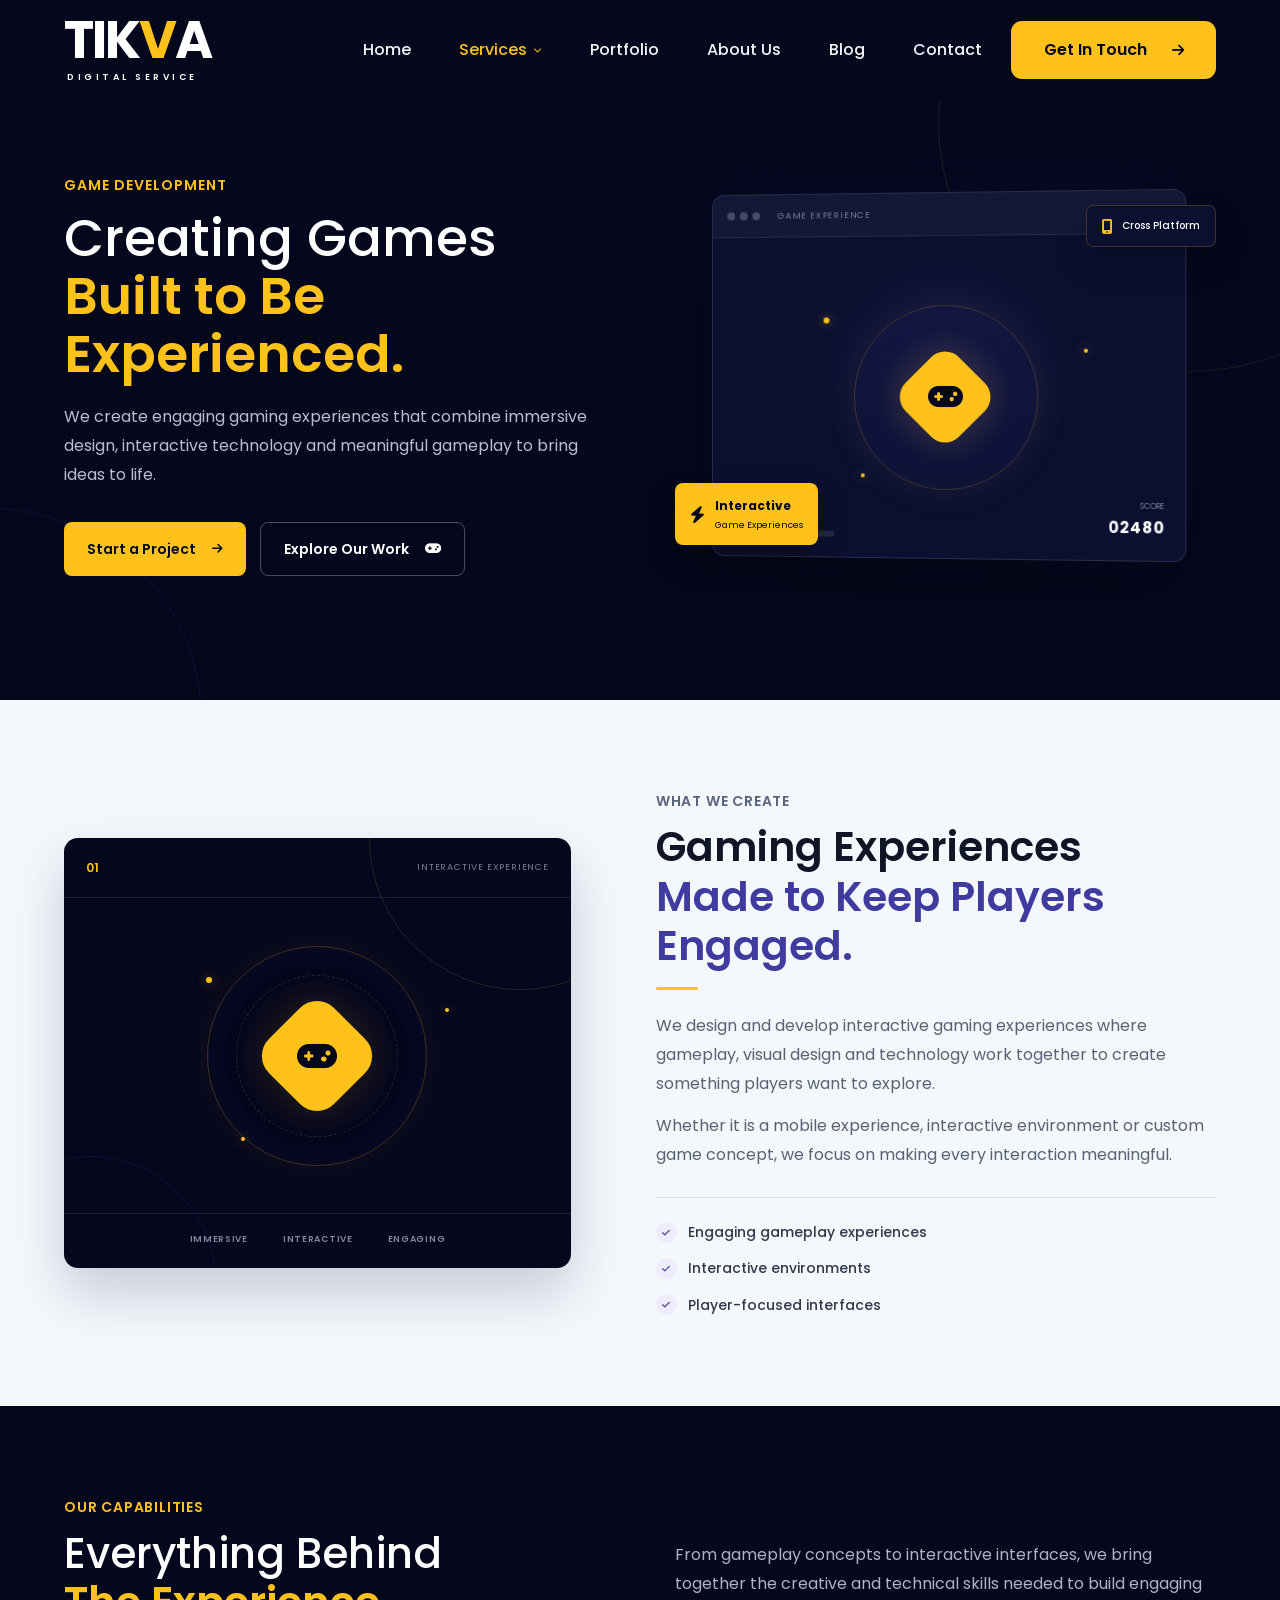
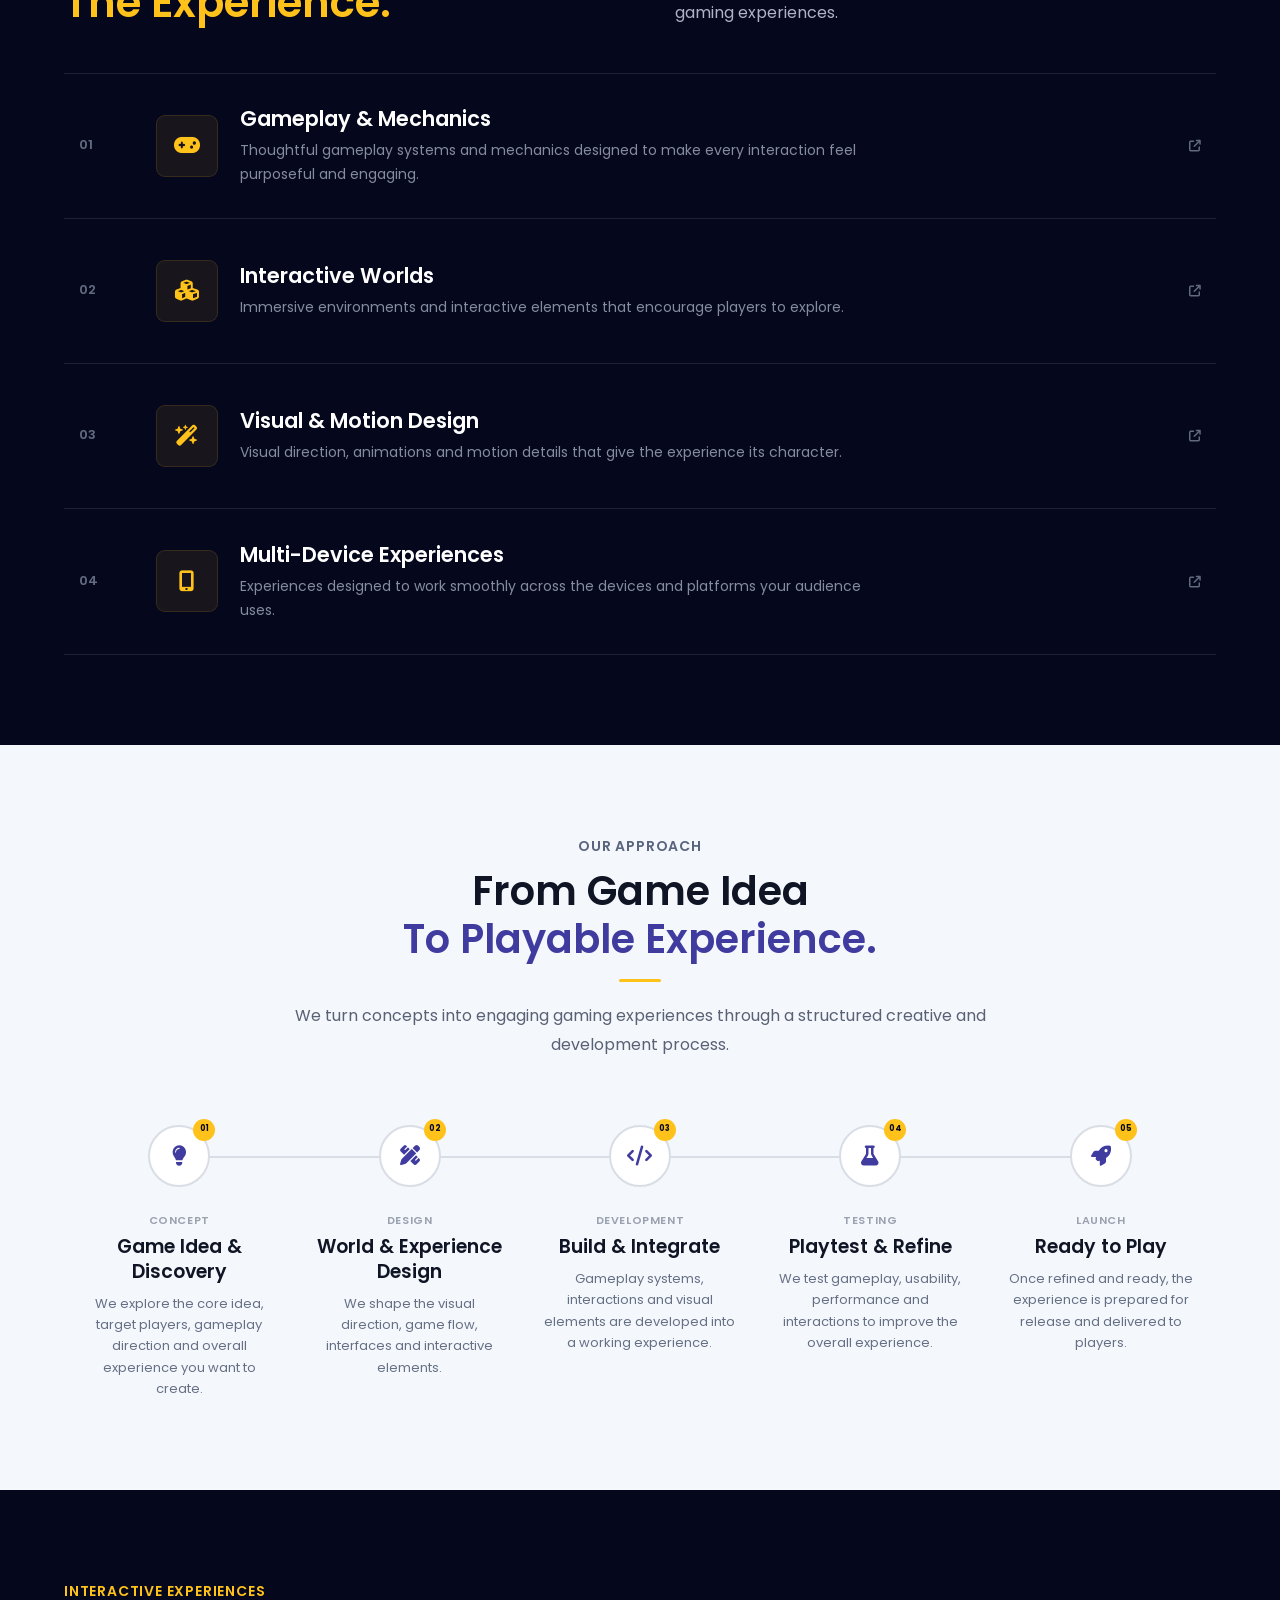
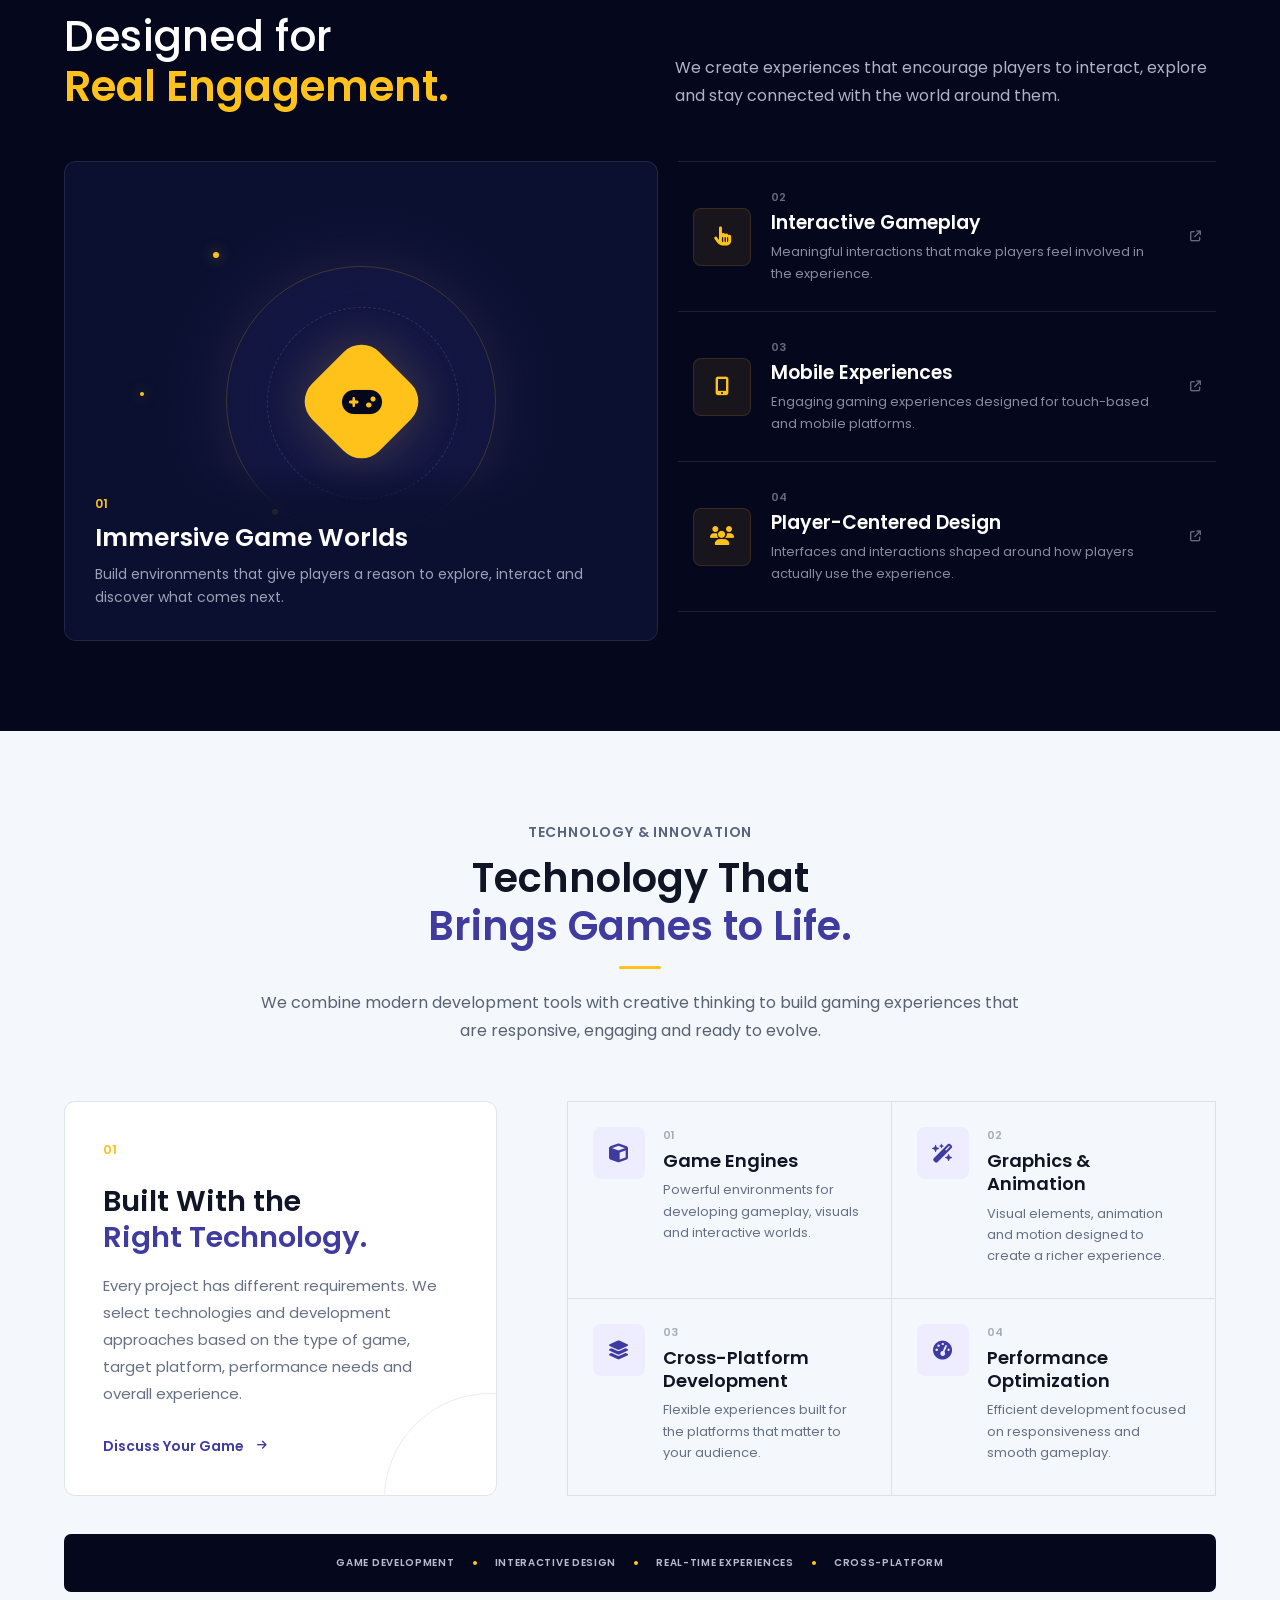
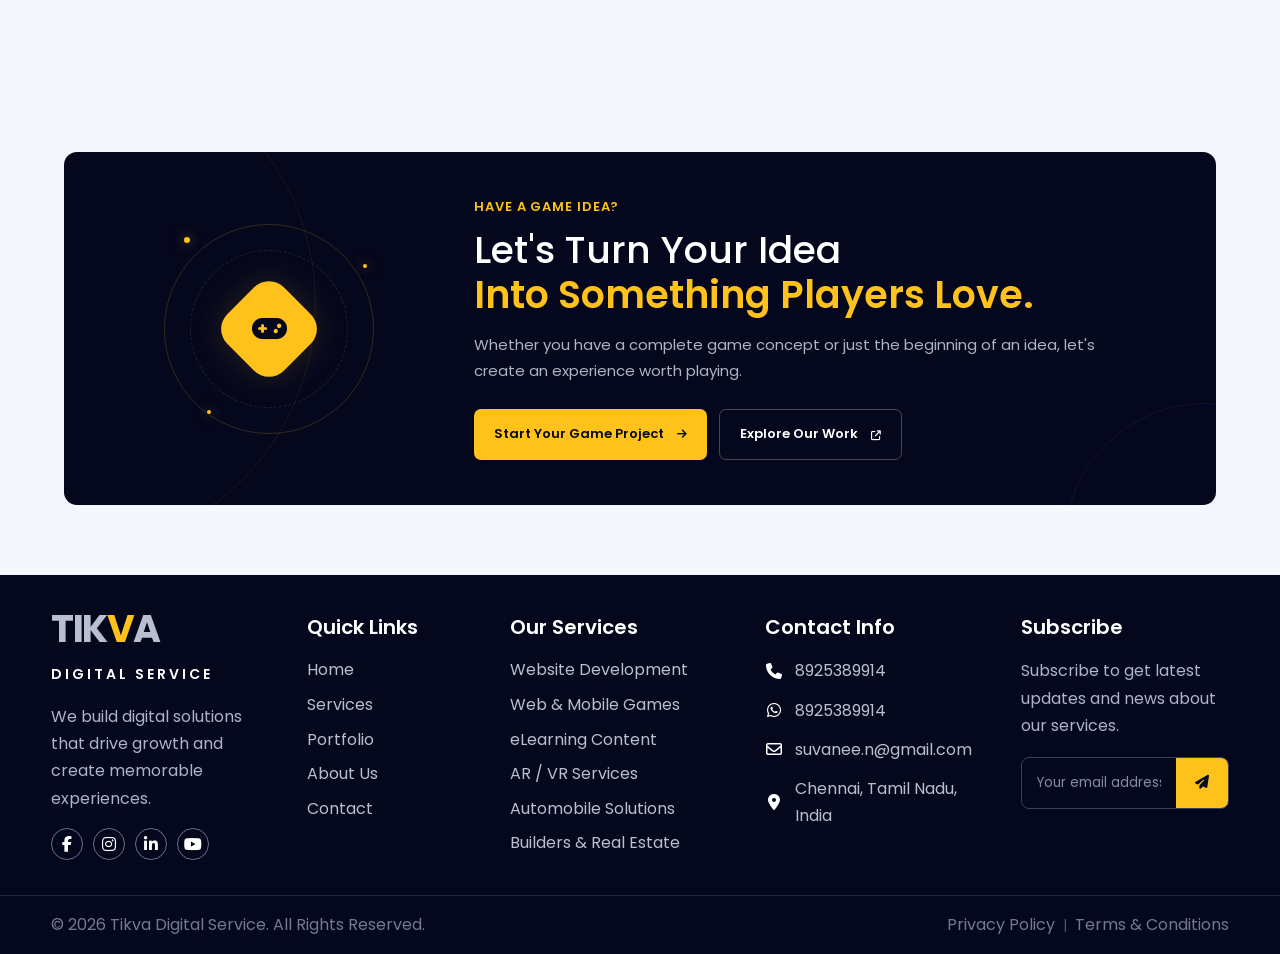
<file: game-development.html>
<!DOCTYPE html>
<html lang="en">

<head>
    <meta charset="UTF-8">
    <meta name="viewport" content="width=device-width, initial-scale=1.0">

    <title>Tikva Digital Service</title>

    <link rel="stylesheet" href="css/style.css">

    <!-- Font Awesome -->
    <link rel="stylesheet" href="https://cdnjs.cloudflare.com/ajax/libs/font-awesome/6.5.2/css/all.min.css">

    <link rel="preconnect" href="https://fonts.googleapis.com">
    <link rel="preconnect" href="https://fonts.gstatic.com" crossorigin>

    <link href="https://fonts.googleapis.com/css2?family=Poppins:wght@400;500;600;700&display=swap" rel="stylesheet">

</head>

<body>

    <header class="site-header">
        <div class="header-container">

            <!-- Logo -->
            <a href="#" class="site-logo">
                <span class="logo-main">TIK<span>V</span>A</span>
                <span class="logo-sub">DIGITAL SERVICE</span>
            </a>

            <!-- Navigation -->
            <nav class="main-nav">

                <a href="index.html" class="nav-link">
                    Home
                </a>


                <!-- Services -->
                <li class="nav-item dropdown">

                    <a href="#" class="nav-link active dropdown-toggle" id="servicesToggle">
                        Services
                        <i class="fa-solid fa-chevron-down"></i>
                    </a>

                    <ul class="services-dropdown" id="servicesDropdown">

                        <li>
                            <a href="website-development.html">
                                Website Development
                            </a>
                        </li>

                        <li>
                            <a href="game-development.html" class="nav-link active">
                                Game Development
                            </a>
                        </li>

                        <li>
                            <a href=" elearning.html">
                                eLearning Solutions
                            </a>
                        </li>

                        <li>
                            <a href="ar-vr.html">
                                AR / VR Solutions
                            </a>
                        </li>

                        <li>
                            <a href="automobile.html">
                                Automobile Solutions
                            </a>
                        </li>

                        <li>
                            <a href="real-estate.html">
                                Real Estate Solutions
                            </a>
                        </li>

                    </ul>

                </li>

                <a href="portfolio.html" class="nav-link">
                    Portfolio
                </a>

                <a href="about.html" class="nav-link">
                    About Us
                </a>

                <a href="blog.html" class="nav-link">
                    Blog
                </a>

                <a href="contact.html" class="nav-link">
                    Contact
                </a>

            </nav>

            <!-- Header Button -->
            <a href="touch.html" class="header-cta">
                <span>Get In Touch</span>
                <i class="fa-solid fa-arrow-right"></i>
            </a>

            <!-- Mobile Menu Toggle -->
            <button class="menu-toggle" id="menuToggle" type="button" aria-label="Open Menu">
                <span></span>
                <span></span>
                <span></span>
            </button>

        </div>
    </header>



    <!-- ==============================
     GAME DEVELOPMENT HERO
================================= -->

    <section class="game-hero-section">

        <div class="game-hero-container">

            <!-- LEFT CONTENT -->
            <div class="game-hero-content">

                <span class="game-hero-label">
                    GAME DEVELOPMENT
                </span>

                <h1>
                    Creating Games
                    <strong>Built to Be Experienced.</strong>
                </h1>

                <p>
                    We create engaging gaming experiences that combine
                    immersive design, interactive technology and
                    meaningful gameplay to bring ideas to life.
                </p>


                <!-- CTA BUTTONS -->
                <div class="game-hero-actions">

                    <a href="get-in-touch.html" class="game-hero-primary">

                        <span>Start a Project</span>

                        <i class="fa-solid fa-arrow-right"></i>

                    </a>


                    <a href="portfolio.html" class="game-hero-secondary">

                        <span>Explore Our Work</span>

                        <i class="fa-solid fa-gamepad"></i>

                    </a>

                </div>

            </div>


            <!-- RIGHT VISUAL -->
            <div class="game-hero-visual">

                <!-- GAME SCREEN -->
                <div class="game-screen">

                    <div class="game-screen-top">

                        <div class="game-dots">
                            <span></span>
                            <span></span>
                            <span></span>
                        </div>

                        <span>GAME EXPERIENCE</span>

                    </div>


                    <div class="game-screen-content">

                        <div class="game-world">

                            <div class="game-orbit"></div>

                            <div class="game-player">
                                <i class="fa-solid fa-gamepad"></i>
                            </div>

                            <div class="game-particle particle-one"></div>
                            <div class="game-particle particle-two"></div>
                            <div class="game-particle particle-three"></div>

                        </div>


                        <div class="game-ui">

                            <div class="game-health">

                                <span>HEALTH</span>

                                <div>
                                    <i></i>
                                </div>

                            </div>

                            <div class="game-score">
                                <small>SCORE</small>
                                <strong>02480</strong>
                            </div>

                        </div>

                    </div>

                </div>


                <!-- FLOATING GAME CARD -->
                <div class="game-feature-card">

                    <i class="fa-solid fa-bolt"></i>

                    <div>
                        <strong>Interactive</strong>
                        <span>Game Experiences</span>
                    </div>

                </div>


                <!-- FLOATING DEVICE -->
                <div class="game-device-card">

                    <i class="fa-solid fa-mobile-screen-button"></i>

                    <span>Cross Platform</span>

                </div>

            </div>

        </div>

    </section>

    <!-- ==============================
     GAMING EXPERIENCES
================================= -->

    <section class="game-experiences-section">

        <div class="game-experiences-container">

            <!-- LEFT VISUAL -->
            <div class="game-experiences-visual">

                <div class="game-visual-frame">

                    <div class="game-visual-top">
                        <span>01</span>
                        <span>INTERACTIVE EXPERIENCE</span>
                    </div>

                    <div class="game-visual-center">

                        <div class="game-visual-ring"></div>

                        <div class="game-visual-core">
                            <i class="fa-solid fa-gamepad"></i>
                        </div>

                        <div class="game-visual-particle game-particle-a"></div>
                        <div class="game-visual-particle game-particle-b"></div>
                        <div class="game-visual-particle game-particle-c"></div>

                    </div>

                    <div class="game-visual-bottom">

                        <span>IMMERSIVE</span>
                        <span>INTERACTIVE</span>
                        <span>ENGAGING</span>

                    </div>

                </div>

            </div>


            <!-- RIGHT CONTENT -->
            <div class="game-experiences-content">

                <span class="game-experiences-label">
                    WHAT WE CREATE
                </span>

                <h2>
                    Gaming Experiences
                    <strong>Made to Keep Players Engaged.</strong>
                </h2>

                <div class="game-experiences-line"></div>

                <p>
                    We design and develop interactive gaming experiences
                    where gameplay, visual design and technology work
                    together to create something players want to explore.
                </p>

                <p>
                    Whether it is a mobile experience, interactive
                    environment or custom game concept, we focus on
                    making every interaction meaningful.
                </p>


                <!-- HIGHLIGHTS -->
                <div class="game-experience-points">

                    <div>

                        <i class="fa-solid fa-check"></i>

                        <span>
                            Engaging gameplay experiences
                        </span>

                    </div>

                    <div>

                        <i class="fa-solid fa-check"></i>

                        <span>
                            Interactive environments
                        </span>

                    </div>

                    <div>

                        <i class="fa-solid fa-check"></i>

                        <span>
                            Player-focused interfaces
                        </span>

                    </div>

                </div>

            </div>

        </div>

    </section>

    <!-- ==============================
     GAMING CAPABILITIES
================================= -->

    <section class="game-capabilities-section">

        <div class="game-capabilities-container">

            <!-- HEADING -->
            <div class="game-capabilities-heading">

                <div class="game-capabilities-title">

                    <span>OUR CAPABILITIES</span>

                    <h2>
                        Everything Behind
                        <strong>The Experience.</strong>
                    </h2>

                </div>

                <p>
                    From gameplay concepts to interactive interfaces,
                    we bring together the creative and technical skills
                    needed to build engaging gaming experiences.
                </p>

            </div>


            <!-- CAPABILITIES -->
            <div class="game-capabilities-list">

                <!-- 01 -->
                <div class="game-capability">

                    <div class="game-capability-number">
                        01
                    </div>

                    <div class="game-capability-icon">
                        <i class="fa-solid fa-gamepad"></i>
                    </div>

                    <div class="game-capability-content">

                        <h3>Gameplay & Mechanics</h3>

                        <p>
                            Thoughtful gameplay systems and mechanics
                            designed to make every interaction feel
                            purposeful and engaging.
                        </p>

                    </div>

                    <div class="game-capability-arrow">
                        <i class="fa-solid fa-arrow-up-right-from-square"></i>
                    </div>

                </div>


                <!-- 02 -->
                <div class="game-capability">

                    <div class="game-capability-number">
                        02
                    </div>

                    <div class="game-capability-icon">
                        <i class="fa-solid fa-cubes"></i>
                    </div>

                    <div class="game-capability-content">

                        <h3>Interactive Worlds</h3>

                        <p>
                            Immersive environments and interactive
                            elements that encourage players to explore.
                        </p>

                    </div>

                    <div class="game-capability-arrow">
                        <i class="fa-solid fa-arrow-up-right-from-square"></i>
                    </div>

                </div>


                <!-- 03 -->
                <div class="game-capability">

                    <div class="game-capability-number">
                        03
                    </div>

                    <div class="game-capability-icon">
                        <i class="fa-solid fa-wand-magic-sparkles"></i>
                    </div>

                    <div class="game-capability-content">

                        <h3>Visual & Motion Design</h3>

                        <p>
                            Visual direction, animations and motion
                            details that give the experience its character.
                        </p>

                    </div>

                    <div class="game-capability-arrow">
                        <i class="fa-solid fa-arrow-up-right-from-square"></i>
                    </div>

                </div>


                <!-- 04 -->
                <div class="game-capability">

                    <div class="game-capability-number">
                        04
                    </div>

                    <div class="game-capability-icon">
                        <i class="fa-solid fa-mobile-screen-button"></i>
                    </div>

                    <div class="game-capability-content">

                        <h3>Multi-Device Experiences</h3>

                        <p>
                            Experiences designed to work smoothly across
                            the devices and platforms your audience uses.
                        </p>

                    </div>

                    <div class="game-capability-arrow">
                        <i class="fa-solid fa-arrow-up-right-from-square"></i>
                    </div>

                </div>

            </div>

        </div>

    </section>

    <!-- ==============================
     GAME DEVELOPMENT JOURNEY
================================= -->

    <section class="game-journey-section">

        <div class="game-journey-container">

            <!-- HEADING -->
            <div class="game-journey-heading">

                <span>OUR APPROACH</span>

                <h2>
                    From Game Idea
                    <strong>To Playable Experience.</strong>
                </h2>

                <div class="game-journey-line"></div>

                <p>
                    We turn concepts into engaging gaming experiences
                    through a structured creative and development process.
                </p>

            </div>


            <!-- JOURNEY -->
            <div class="game-journey-track">

                <!-- STEP 01 -->
                <div class="game-journey-step">

                    <div class="game-journey-marker">

                        <span>01</span>

                        <i class="fa-solid fa-lightbulb"></i>

                    </div>

                    <div class="game-journey-content">

                        <span>CONCEPT</span>

                        <h3>Game Idea & Discovery</h3>

                        <p>
                            We explore the core idea, target players,
                            gameplay direction and overall experience
                            you want to create.
                        </p>

                    </div>

                </div>


                <!-- STEP 02 -->
                <div class="game-journey-step">

                    <div class="game-journey-marker">

                        <span>02</span>

                        <i class="fa-solid fa-pen-ruler"></i>

                    </div>

                    <div class="game-journey-content">

                        <span>DESIGN</span>

                        <h3>World & Experience Design</h3>

                        <p>
                            We shape the visual direction, game flow,
                            interfaces and interactive elements.
                        </p>

                    </div>

                </div>


                <!-- STEP 03 -->
                <div class="game-journey-step">

                    <div class="game-journey-marker">

                        <span>03</span>

                        <i class="fa-solid fa-code"></i>

                    </div>

                    <div class="game-journey-content">

                        <span>DEVELOPMENT</span>

                        <h3>Build & Integrate</h3>

                        <p>
                            Gameplay systems, interactions and visual
                            elements are developed into a working experience.
                        </p>

                    </div>

                </div>


                <!-- STEP 04 -->
                <div class="game-journey-step">

                    <div class="game-journey-marker">

                        <span>04</span>

                        <i class="fa-solid fa-flask"></i>

                    </div>

                    <div class="game-journey-content">

                        <span>TESTING</span>

                        <h3>Playtest & Refine</h3>

                        <p>
                            We test gameplay, usability, performance and
                            interactions to improve the overall experience.
                        </p>

                    </div>

                </div>


                <!-- STEP 05 -->
                <div class="game-journey-step">

                    <div class="game-journey-marker">

                        <span>05</span>

                        <i class="fa-solid fa-rocket"></i>

                    </div>

                    <div class="game-journey-content">

                        <span>LAUNCH</span>

                        <h3>Ready to Play</h3>

                        <p>
                            Once refined and ready, the experience is
                            prepared for release and delivered to players.
                        </p>

                    </div>

                </div>

            </div>

        </div>

    </section>

    <!-- ==============================
     INTERACTIVE EXPERIENCES
================================= -->

    <section class="game-interactive-section">

        <div class="game-interactive-container">

            <!-- HEADING -->
            <div class="game-interactive-heading">

                <div>

                    <span>INTERACTIVE EXPERIENCES</span>

                    <h2>
                        Designed for
                        <strong>Real Engagement.</strong>
                    </h2>

                </div>

                <p>
                    We create experiences that encourage players to
                    interact, explore and stay connected with the world
                    around them.
                </p>

            </div>


            <!-- EXPERIENCE SHOWCASE -->
            <div class="game-interactive-showcase">


                <!-- MAIN FEATURE -->
                <div class="game-interactive-feature">

                    <div class="game-interactive-feature-bg">

                        <div class="game-interactive-orbit"></div>

                        <div class="game-interactive-core">
                            <i class="fa-solid fa-gamepad"></i>
                        </div>

                        <span class="interactive-dot dot-one"></span>
                        <span class="interactive-dot dot-two"></span>
                        <span class="interactive-dot dot-three"></span>

                    </div>


                    <div class="game-interactive-feature-content">

                        <span>01</span>

                        <h3>Immersive Game Worlds</h3>

                        <p>
                            Build environments that give players a reason
                            to explore, interact and discover what comes next.
                        </p>

                    </div>

                </div>


                <!-- SIDE FEATURES -->
                <div class="game-interactive-side">


                    <!-- ITEM 02 -->
                    <div class="game-interactive-item">

                        <div class="game-interactive-item-icon">
                            <i class="fa-solid fa-hand-pointer"></i>
                        </div>

                        <div>

                            <span>02</span>

                            <h3>Interactive Gameplay</h3>

                            <p>
                                Meaningful interactions that make players
                                feel involved in the experience.
                            </p>

                        </div>

                        <i class="fa-solid fa-arrow-up-right-from-square game-interactive-arrow"></i>

                    </div>


                    <!-- ITEM 03 -->
                    <div class="game-interactive-item">

                        <div class="game-interactive-item-icon">
                            <i class="fa-solid fa-mobile-screen-button"></i>
                        </div>

                        <div>

                            <span>03</span>

                            <h3>Mobile Experiences</h3>

                            <p>
                                Engaging gaming experiences designed
                                for touch-based and mobile platforms.
                            </p>

                        </div>

                        <i class="fa-solid fa-arrow-up-right-from-square game-interactive-arrow"></i>

                    </div>


                    <!-- ITEM 04 -->
                    <div class="game-interactive-item">

                        <div class="game-interactive-item-icon">
                            <i class="fa-solid fa-users"></i>
                        </div>

                        <div>

                            <span>04</span>

                            <h3>Player-Centered Design</h3>

                            <p>
                                Interfaces and interactions shaped around
                                how players actually use the experience.
                            </p>

                        </div>

                        <i class="fa-solid fa-arrow-up-right-from-square game-interactive-arrow"></i>

                    </div>

                </div>

            </div>

        </div>

    </section>


    <!-- ==============================
     GAME TECHNOLOGY & INNOVATION
================================= -->

    <section class="game-tech-section">

        <div class="game-tech-container">

            <!-- HEADING -->
            <div class="game-tech-heading">

                <span>TECHNOLOGY & INNOVATION</span>

                <h2>
                    Technology That
                    <strong>Brings Games to Life.</strong>
                </h2>

                <div class="game-tech-line"></div>

                <p>
                    We combine modern development tools with creative
                    thinking to build gaming experiences that are
                    responsive, engaging and ready to evolve.
                </p>

            </div>


            <!-- TECHNOLOGY CONTENT -->
            <div class="game-tech-content">

                <!-- LEFT -->
                <div class="game-tech-intro">

                    <div class="game-tech-number">
                        01
                    </div>

                    <h3>
                        Built With the
                        <strong>Right Technology.</strong>
                    </h3>

                    <p>
                        Every project has different requirements.
                        We select technologies and development approaches
                        based on the type of game, target platform,
                        performance needs and overall experience.
                    </p>

                    <a href="get-in-touch.html" class="game-tech-link">

                        Discuss Your Game

                        <i class="fa-solid fa-arrow-right"></i>

                    </a>

                </div>


                <!-- RIGHT -->
                <div class="game-tech-stack">

                    <!-- FRONTEND / ENGINE -->
                    <div class="game-tech-item">

                        <div class="game-tech-icon">
                            <i class="fa-solid fa-cube"></i>
                        </div>

                        <div class="game-tech-item-content">

                            <span>01</span>

                            <h3>Game Engines</h3>

                            <p>
                                Powerful environments for developing
                                gameplay, visuals and interactive worlds.
                            </p>

                        </div>

                    </div>


                    <!-- GRAPHICS -->
                    <div class="game-tech-item">

                        <div class="game-tech-icon">
                            <i class="fa-solid fa-wand-magic-sparkles"></i>
                        </div>

                        <div class="game-tech-item-content">

                            <span>02</span>

                            <h3>Graphics & Animation</h3>

                            <p>
                                Visual elements, animation and motion
                                designed to create a richer experience.
                            </p>

                        </div>

                    </div>


                    <!-- MULTIPLATFORM -->
                    <div class="game-tech-item">

                        <div class="game-tech-icon">
                            <i class="fa-solid fa-layer-group"></i>
                        </div>

                        <div class="game-tech-item-content">

                            <span>03</span>

                            <h3>Cross-Platform Development</h3>

                            <p>
                                Flexible experiences built for the
                                platforms that matter to your audience.
                            </p>

                        </div>

                    </div>


                    <!-- PERFORMANCE -->
                    <div class="game-tech-item">

                        <div class="game-tech-icon">
                            <i class="fa-solid fa-gauge-high"></i>
                        </div>

                        <div class="game-tech-item-content">

                            <span>04</span>

                            <h3>Performance Optimization</h3>

                            <p>
                                Efficient development focused on
                                responsiveness and smooth gameplay.
                            </p>

                        </div>

                    </div>

                </div>

            </div>


            <!-- TECHNOLOGY STRIP -->
            <div class="game-tech-strip">

                <span>GAME DEVELOPMENT</span>

                <i class="fa-solid fa-circle"></i>

                <span>INTERACTIVE DESIGN</span>

                <i class="fa-solid fa-circle"></i>

                <span>REAL-TIME EXPERIENCES</span>

                <i class="fa-solid fa-circle"></i>

                <span>CROSS-PLATFORM</span>

            </div>

        </div>

    </section>


    <!-- ==============================
     GAME DEVELOPMENT FINAL CTA
================================= -->

    <section class="game-final-cta">

        <div class="game-final-cta-container">

            <!-- DECORATIVE VISUAL -->
            <div class="game-final-cta-visual">

                <div class="game-final-cta-orbit"></div>

                <div class="game-final-cta-core">
                    <i class="fa-solid fa-gamepad"></i>
                </div>

                <span class="game-cta-particle cta-particle-1"></span>
                <span class="game-cta-particle cta-particle-2"></span>
                <span class="game-cta-particle cta-particle-3"></span>

            </div>


            <!-- CONTENT -->
            <div class="game-final-cta-content">

                <span>HAVE A GAME IDEA?</span>

                <h2>
                    Let's Turn Your Idea
                    <strong>Into Something Players Love.</strong>
                </h2>

                <p>
                    Whether you have a complete game concept or just
                    the beginning of an idea, let's create an experience
                    worth playing.
                </p>

                <div class="game-final-cta-actions">

                    <a href="get-in-touch.html" class="game-final-cta-primary">

                        <span>Start Your Game Project</span>

                        <i class="fa-solid fa-arrow-right"></i>

                    </a>

                    <a href="portfolio.html" class="game-final-cta-secondary">

                        <span>Explore Our Work</span>

                        <i class="fa-solid fa-arrow-up-right-from-square"></i>

                    </a>

                </div>

            </div>

        </div>

    </section>

    <!-- ==============================
     FOOTER
================================= -->

    <footer class="site-footer">

        <!-- ==============================
         FOOTER MAIN
    ================================= -->

        <div class="footer-main">

            <div class="footer-container">


                <!-- COLUMN 1 -->
                <div class="footer-column footer-brand">

                    <a href="#" class="footer-logo">
                        TIK<span>V</span>A
                    </a>

                    <span class="footer-logo-sub">
                        DIGITAL SERVICE
                    </span>

                    <p>
                        We build digital solutions that drive growth
                        and create memorable experiences.
                    </p>


                    <!-- SOCIALS -->
                    <div class="footer-socials">

                        <a href="#">
                            <i class="fa-brands fa-facebook-f"></i>
                        </a>

                        <a href="#">
                            <i class="fa-brands fa-instagram"></i>
                        </a>

                        <a href="#">
                            <i class="fa-brands fa-linkedin-in"></i>
                        </a>

                        <a href="#">
                            <i class="fa-brands fa-youtube"></i>
                        </a>

                    </div>

                </div>


                <!-- COLUMN 2 -->
                <div class="footer-column">

                    <h3>Quick Links</h3>

                    <a href="index.html">Home</a>
                    <a href="services.html">Services</a>
                    <a href="portfolio.html">Portfolio</a>
                    <a href="about.html">About Us</a>
                    <a href="contact.html">Contact</a>

                </div>


                <!-- COLUMN 3 -->
                <div class="footer-column">

                    <h3>Our Services</h3>

                    <a href="#">Website Development</a>
                    <a href="#">Web &amp; Mobile Games</a>
                    <a href="#">eLearning Content</a>
                    <a href="#">AR / VR Services</a>
                    <a href="#">Automobile Solutions</a>
                    <a href="#">Builders &amp; Real Estate</a>

                </div>


                <!-- COLUMN 4 -->
                <div class="footer-column footer-contact">

                    <h3>Contact Info</h3>

                    <p>
                        <i class="fa-solid fa-phone"></i>
                        <span>8925389914</span>
                    </p>

                    <p>
                        <i class="fa-brands fa-whatsapp"></i>
                        <span>8925389914</span>
                    </p>

                    <p>
                        <i class="fa-regular fa-envelope"></i>
                        <span>suvanee.n@gmail.com</span>
                    </p>

                    <p>
                        <i class="fa-solid fa-location-dot"></i>
                        <span>Chennai, Tamil Nadu, India</span>
                    </p>

                </div>


                <!-- COLUMN 5 -->
                <div class="footer-column footer-subscribe">

                    <h3>Subscribe</h3>

                    <p>
                        Subscribe to get latest updates and
                        news about our services.
                    </p>


                    <form class="subscribe-form">

                        <input type="email" placeholder="Your email address">

                        <button type="submit">
                            <i class="fa-solid fa-paper-plane"></i>
                        </button>

                    </form>

                </div>

            </div>


            <!-- COPYRIGHT -->
            <div class="footer-bottom">

                <div class="footer-bottom-container">

                    <p>
                        © 2026 Tikva Digital Service. All Rights Reserved.
                    </p>

                    <div class="footer-legal">

                        <a href="#">Privacy Policy</a>

                        <span>|</span>

                        <a href="#">Terms &amp; Conditions</a>

                    </div>

                </div>

            </div>

        </div>

    </footer>


    <script src="js/main.js"></script>

</body>


</html>
</file>
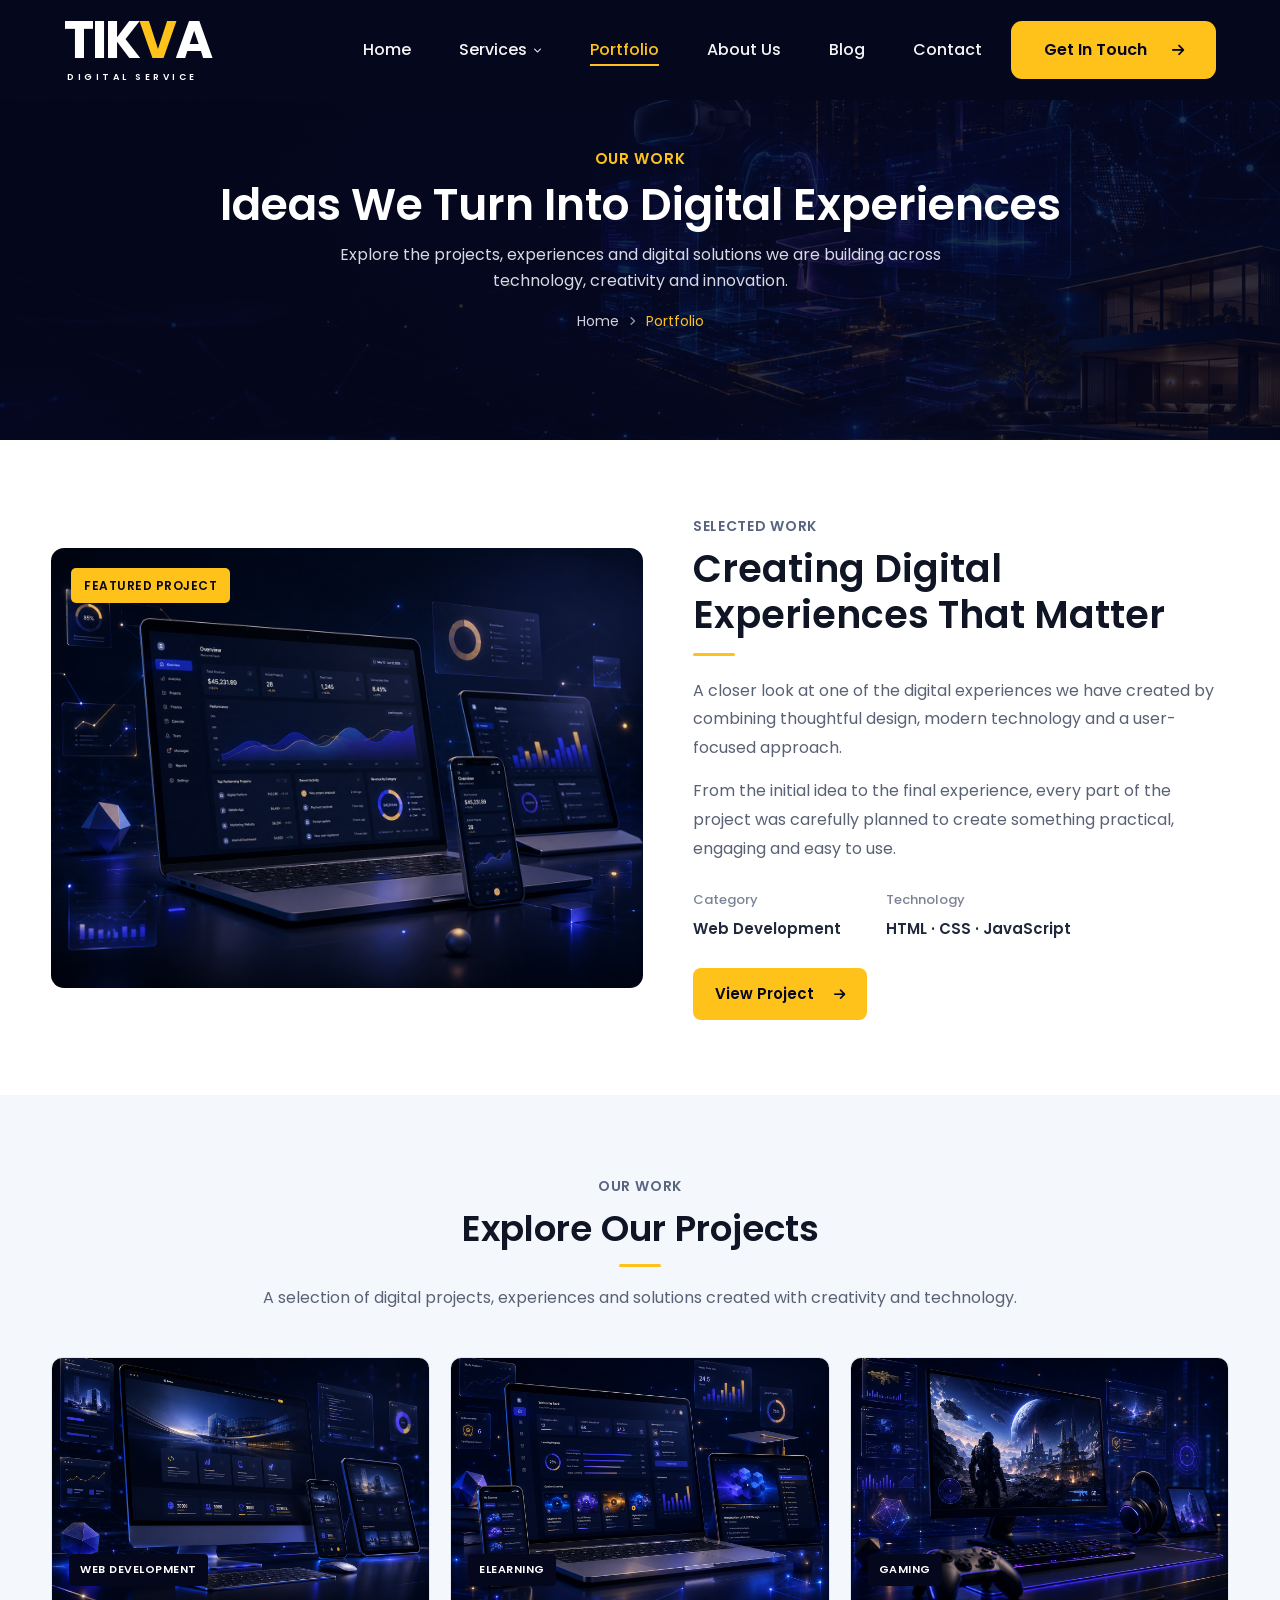
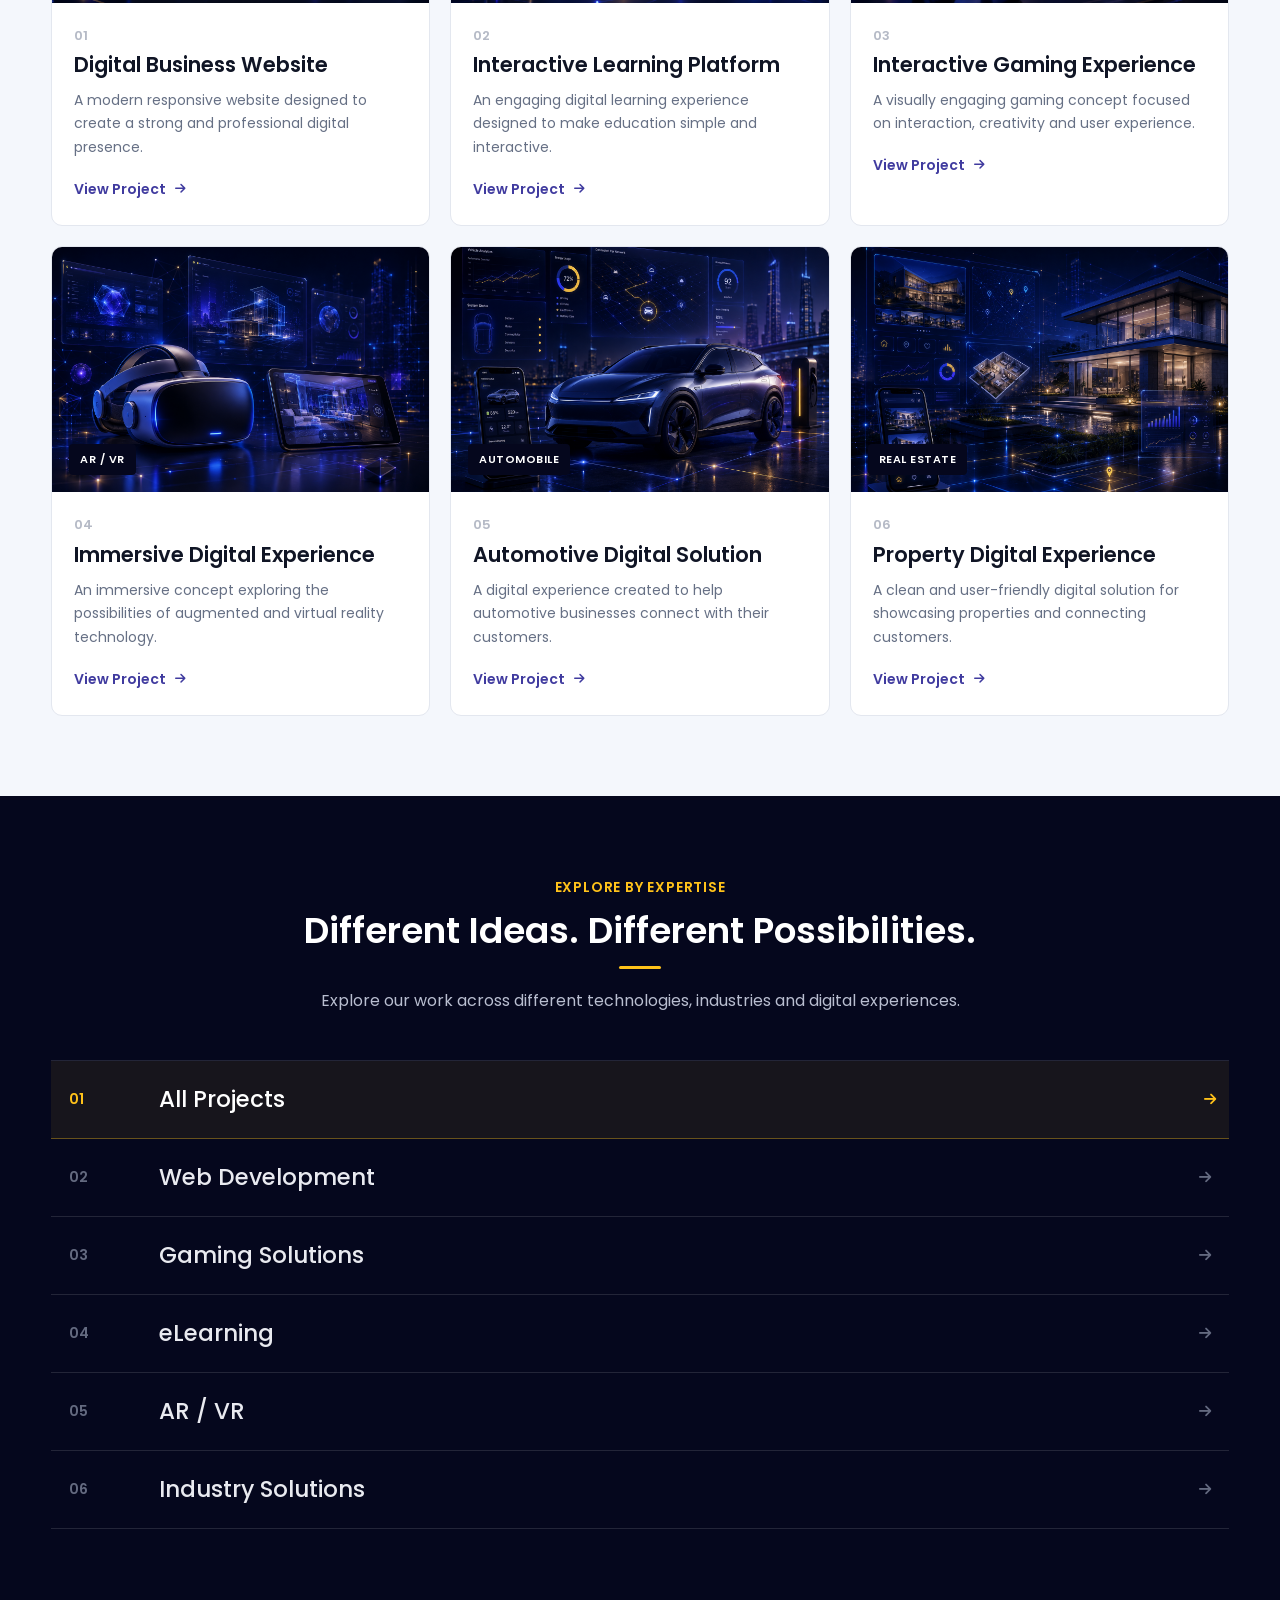
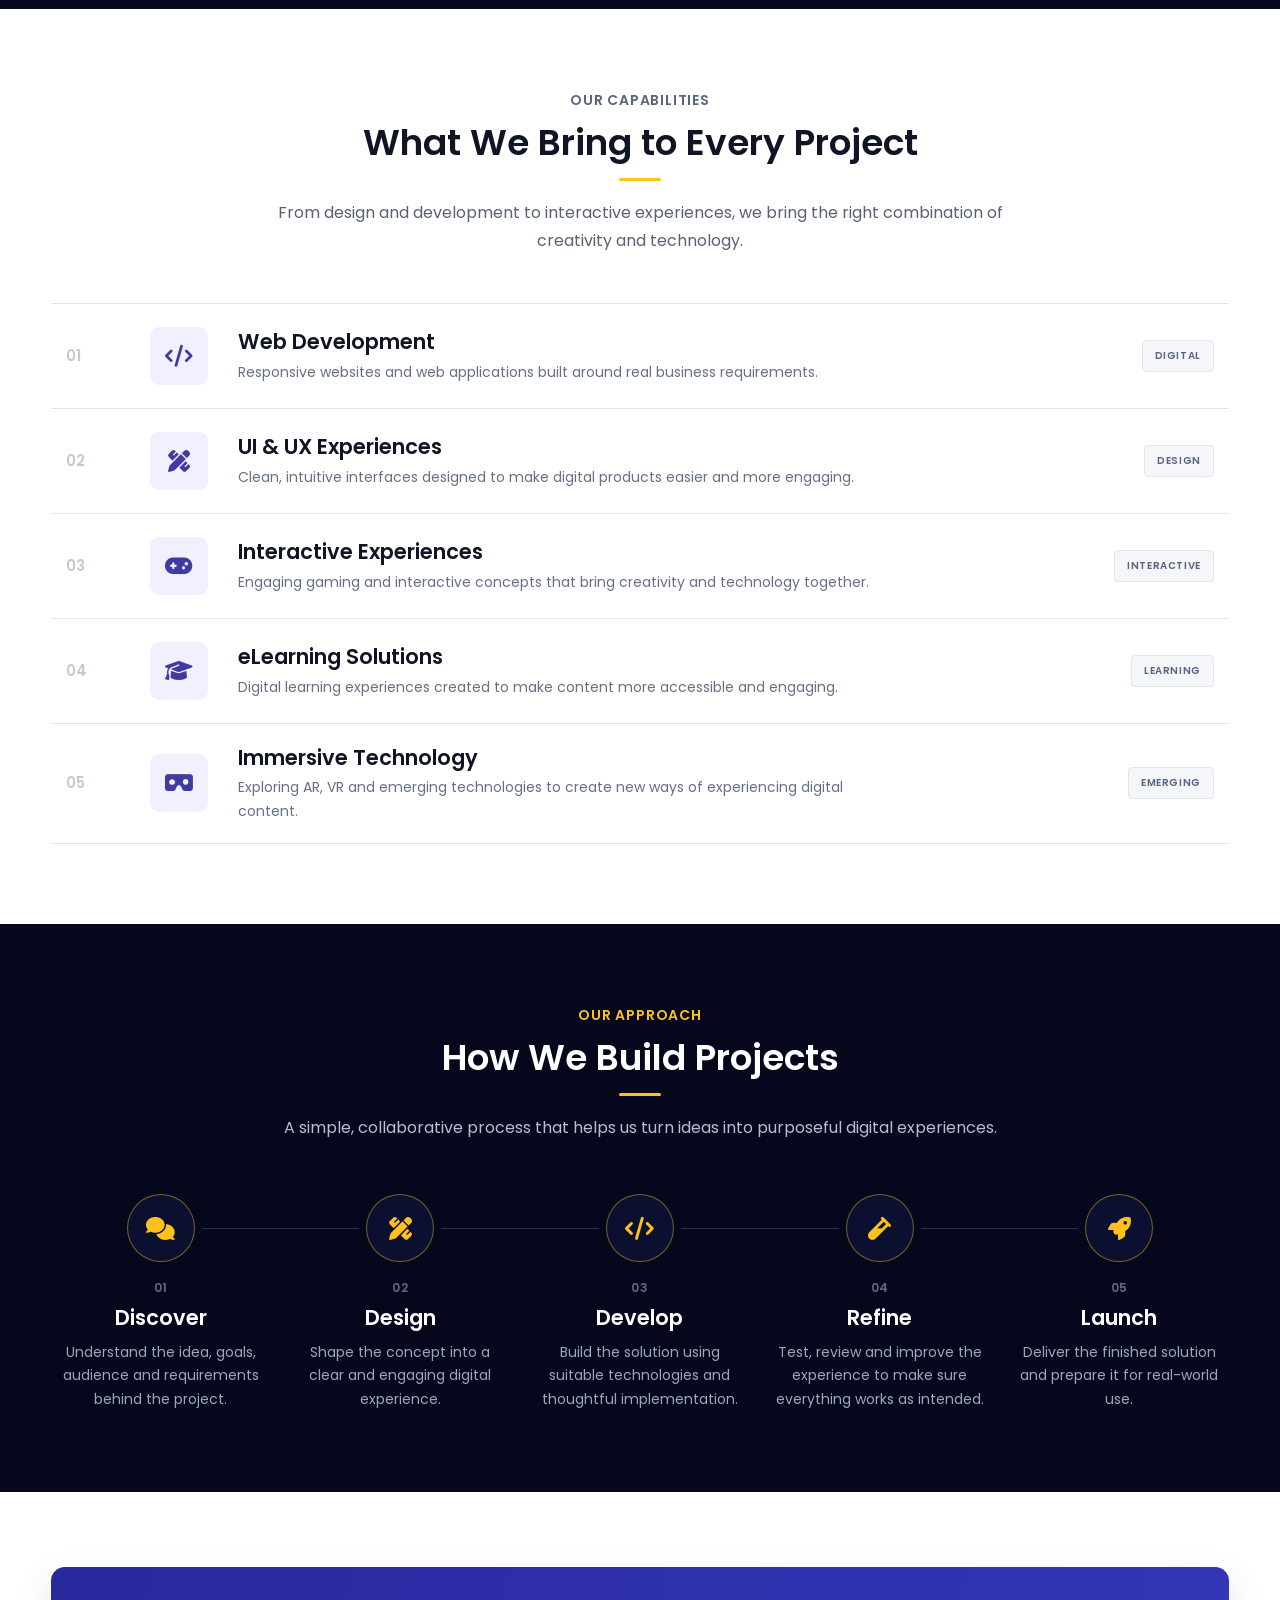
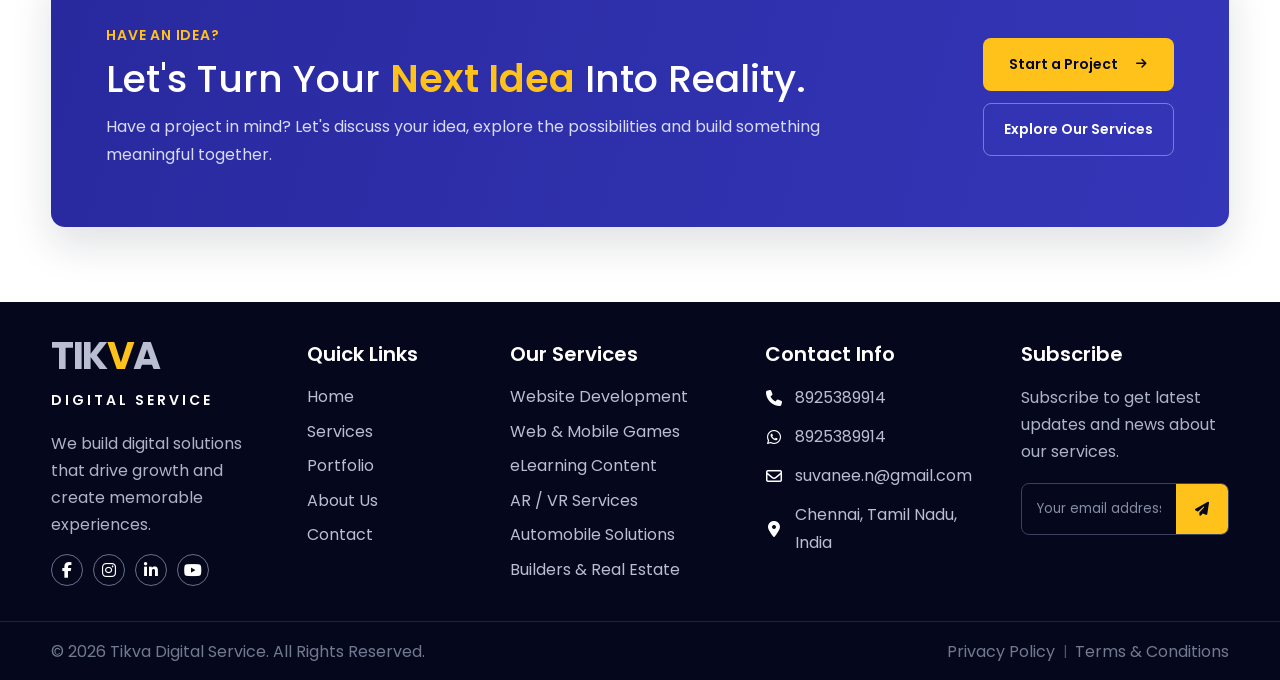
<file: portfolio.html>
<!DOCTYPE html>
<html lang="en">

<head>
    <meta charset="UTF-8">
    <meta name="viewport" content="width=device-width, initial-scale=1.0">

    <title>Tikva Digital Service</title>

    <link rel="stylesheet" href="css/style.css">

    <!-- Font Awesome -->
    <link rel="stylesheet" href="https://cdnjs.cloudflare.com/ajax/libs/font-awesome/6.5.2/css/all.min.css">

    <link rel="preconnect" href="https://fonts.googleapis.com">
    <link rel="preconnect" href="https://fonts.gstatic.com" crossorigin>

    <link href="https://fonts.googleapis.com/css2?family=Poppins:wght@400;500;600;700&display=swap" rel="stylesheet">

</head>

<body>

    <header class="site-header">
        <div class="header-container">

            <!-- Logo -->
            <a href="#" class="site-logo">
                <span class="logo-main">TIK<span>V</span>A</span>
                <span class="logo-sub">DIGITAL SERVICE</span>
            </a>

            <!-- Navigation -->
            <nav class="main-nav">

                <a href="index.html" class="nav-link">
                    Home
                </a>


                <!-- Services -->
                <li class="nav-item dropdown">

                    <a href="#" class="nav-link dropdown-toggle" id="servicesToggle">
                        Services
                        <i class="fa-solid fa-chevron-down"></i>
                    </a>

                    <ul class="services-dropdown" id="servicesDropdown">

                        <li>
                            <a href="website-development.html">
                                Website Development
                            </a>
                        </li>

                        <li>
                            <a href="game-development.html">
                                Game Development
                            </a>
                        </li>

                        <li>
                            <a href="elearning.html">
                                eLearning Solutions
                            </a>
                        </li>

                        <li>
                            <a href="ar-vr.html">
                                AR / VR Solutions
                            </a>
                        </li>

                        <li>
                            <a href="automobile.html">
                                Automobile Solutions
                            </a>
                        </li>

                        <li>
                            <a href="real-estate.html">
                                Real Estate Solutions
                            </a>
                        </li>

                    </ul>

                </li>

                <a href="portfolio.html" class="nav-link active">
                    Portfolio
                </a>

                <a href="about.html" class="nav-link">
                    About Us
                </a>

                <a href="blog.html" class="nav-link">
                    Blog
                </a>

                <a href="contact.html" class="nav-link">
                    Contact
                </a>

            </nav>

            <!-- Header Button -->
            <a href="touch.html" class="header-cta">
                <span>Get In Touch</span>
                <i class="fa-solid fa-arrow-right"></i>
            </a>

            <!-- Mobile Menu Toggle -->
            <button class="menu-toggle" id="menuToggle" type="button" aria-label="Open Menu">
                <span></span>
                <span></span>
                <span></span>
            </button>

        </div>
    </header>


    <!-- ==============================
     INNER PAGE HERO
================================= -->

    <section class="inner-page-hero">

        <div class="inner-page-hero-container">

            <span class="inner-page-label">
                OUR WORK
            </span>

            <h1>Ideas We Turn Into Digital Experiences</h1>

            <p>
                Explore the projects, experiences and digital solutions
                we are building across technology, creativity and innovation.
            </p>

            <div class="breadcrumb">

                <a href="index.html">Home</a>

                <i class="fa-solid fa-angle-right"></i>

                <span>Portfolio</span>

            </div>

        </div>

    </section>


    <!-- ==============================
     FEATURED PROJECT
================================= -->

    <section class="featured-project-section">

        <div class="featured-project-container">

            <!-- PROJECT IMAGE -->
            <div class="featured-project-image">

                <img src="images/featured-project.jpg" alt="Featured Project">

                <span class="featured-project-badge">
                    FEATURED PROJECT
                </span>

            </div>


            <!-- PROJECT CONTENT -->
            <div class="featured-project-content">

                <span class="featured-project-label">
                    SELECTED WORK
                </span>

                <h2>
                    Creating Digital
                    Experiences That Matter
                </h2>

                <div class="featured-project-line"></div>

                <p>
                    A closer look at one of the digital experiences
                    we have created by combining thoughtful design,
                    modern technology and a user-focused approach.
                </p>

                <p>
                    From the initial idea to the final experience,
                    every part of the project was carefully planned
                    to create something practical, engaging and easy to use.
                </p>


                <!-- PROJECT DETAILS -->

                <div class="featured-project-details">

                    <div>
                        <span>Category</span>
                        <strong>Web Development</strong>
                    </div>

                    <div>
                        <span>Technology</span>
                        <strong>HTML · CSS · JavaScript</strong>
                    </div>

                </div>


                <a href="#" class="featured-project-btn">

                    <span>View Project</span>

                    <i class="fa-solid fa-arrow-right"></i>

                </a>

            </div>

        </div>

    </section>


    <!-- ==============================
     EXPLORE OUR WORK
================================= -->

    <section class="portfolio-work-section">

        <div class="portfolio-work-container">

            <!-- HEADING -->
            <div class="portfolio-work-heading">

                <span>OUR WORK</span>

                <h2>Explore Our Projects</h2>

                <div class="portfolio-work-line"></div>

                <p>
                    A selection of digital projects, experiences and
                    solutions created with creativity and technology.
                </p>

            </div>


            <!-- PROJECT GRID -->
            <div class="portfolio-work-grid">


                <!-- PROJECT 01 -->
                <article class="portfolio-project">

                    <div class="portfolio-project-image">

                        <img src="images/portfolio-01.jpg" alt="Web Development Project">

                        <span class="portfolio-project-category">
                            WEB DEVELOPMENT
                        </span>

                    </div>

                    <div class="portfolio-project-content">

                        <span>01</span>

                        <h3>Digital Business Website</h3>

                        <p>
                            A modern responsive website designed to create
                            a strong and professional digital presence.
                        </p>

                        <a href="#">
                            View Project
                            <i class="fa-solid fa-arrow-right"></i>
                        </a>

                    </div>

                </article>


                <!-- PROJECT 02 -->
                <article class="portfolio-project">

                    <div class="portfolio-project-image">

                        <img src="images/portfolio-02.jpg" alt="eLearning Project">

                        <span class="portfolio-project-category">
                            ELEARNING
                        </span>

                    </div>

                    <div class="portfolio-project-content">

                        <span>02</span>

                        <h3>Interactive Learning Platform</h3>

                        <p>
                            An engaging digital learning experience designed
                            to make education simple and interactive.
                        </p>

                        <a href="#">
                            View Project
                            <i class="fa-solid fa-arrow-right"></i>
                        </a>

                    </div>

                </article>


                <!-- PROJECT 03 -->
                <article class="portfolio-project">

                    <div class="portfolio-project-image">

                        <img src="images/portfolio-03.jpg" alt="Gaming Project">

                        <span class="portfolio-project-category">
                            GAMING
                        </span>

                    </div>

                    <div class="portfolio-project-content">

                        <span>03</span>

                        <h3>Interactive Gaming Experience</h3>

                        <p>
                            A visually engaging gaming concept focused on
                            interaction, creativity and user experience.
                        </p>

                        <a href="#">
                            View Project
                            <i class="fa-solid fa-arrow-right"></i>
                        </a>

                    </div>

                </article>


                <!-- PROJECT 04 -->
                <article class="portfolio-project">

                    <div class="portfolio-project-image">

                        <img src="images/portfolio-04.jpg" alt="AR VR Project">

                        <span class="portfolio-project-category">
                            AR / VR
                        </span>

                    </div>

                    <div class="portfolio-project-content">

                        <span>04</span>

                        <h3>Immersive Digital Experience</h3>

                        <p>
                            An immersive concept exploring the possibilities
                            of augmented and virtual reality technology.
                        </p>

                        <a href="#">
                            View Project
                            <i class="fa-solid fa-arrow-right"></i>
                        </a>

                    </div>

                </article>


                <!-- PROJECT 05 -->
                <article class="portfolio-project">

                    <div class="portfolio-project-image">

                        <img src="images/portfolio-05.jpg" alt="Automobile Project">

                        <span class="portfolio-project-category">
                            AUTOMOBILE
                        </span>

                    </div>

                    <div class="portfolio-project-content">

                        <span>05</span>

                        <h3>Automotive Digital Solution</h3>

                        <p>
                            A digital experience created to help automotive
                            businesses connect with their customers.
                        </p>

                        <a href="#">
                            View Project
                            <i class="fa-solid fa-arrow-right"></i>
                        </a>

                    </div>

                </article>


                <!-- PROJECT 06 -->
                <article class="portfolio-project">

                    <div class="portfolio-project-image">

                        <img src="images/portfolio-06.jpg" alt="Real Estate Project">

                        <span class="portfolio-project-category">
                            REAL ESTATE
                        </span>

                    </div>

                    <div class="portfolio-project-content">

                        <span>06</span>

                        <h3>Property Digital Experience</h3>

                        <p>
                            A clean and user-friendly digital solution for
                            showcasing properties and connecting customers.
                        </p>

                        <a href="#">
                            View Project
                            <i class="fa-solid fa-arrow-right"></i>
                        </a>

                    </div>

                </article>

            </div>

        </div>

    </section>

    <!-- ==============================
     PROJECT CATEGORIES
================================= -->

    <section class="portfolio-categories-section">

        <div class="portfolio-categories-container">

            <!-- HEADING -->
            <div class="portfolio-categories-heading">

                <span>EXPLORE BY EXPERTISE</span>

                <h2>Different Ideas. Different Possibilities.</h2>

                <div class="portfolio-categories-line"></div>

                <p>
                    Explore our work across different technologies,
                    industries and digital experiences.
                </p>

            </div>


            <!-- CATEGORY LIST -->
            <div class="portfolio-category-list">

                <a href="#" class="portfolio-category-item active">

                    <span class="category-number">01</span>

                    <span class="category-name">
                        All Projects
                    </span>

                    <i class="fa-solid fa-arrow-right"></i>

                </a>


                <a href="#" class="portfolio-category-item">

                    <span class="category-number">02</span>

                    <span class="category-name">
                        Web Development
                    </span>

                    <i class="fa-solid fa-arrow-right"></i>

                </a>


                <a href="#" class="portfolio-category-item">

                    <span class="category-number">03</span>

                    <span class="category-name">
                        Gaming Solutions
                    </span>

                    <i class="fa-solid fa-arrow-right"></i>

                </a>


                <a href="#" class="portfolio-category-item">

                    <span class="category-number">04</span>

                    <span class="category-name">
                        eLearning
                    </span>

                    <i class="fa-solid fa-arrow-right"></i>

                </a>


                <a href="#" class="portfolio-category-item">

                    <span class="category-number">05</span>

                    <span class="category-name">
                        AR / VR
                    </span>

                    <i class="fa-solid fa-arrow-right"></i>

                </a>


                <a href="#" class="portfolio-category-item">

                    <span class="category-number">06</span>

                    <span class="category-name">
                        Industry Solutions
                    </span>

                    <i class="fa-solid fa-arrow-right"></i>

                </a>

            </div>

        </div>

    </section>

    <!-- ==============================
     OUR CAPABILITIES
================================= -->

    <section class="portfolio-capabilities-section">

        <div class="portfolio-capabilities-container">

            <!-- HEADING -->
            <div class="portfolio-capabilities-heading">

                <span>OUR CAPABILITIES</span>

                <h2>What We Bring to Every Project</h2>

                <div class="portfolio-capabilities-line"></div>

                <p>
                    From design and development to interactive experiences,
                    we bring the right combination of creativity and technology.
                </p>

            </div>


            <!-- CAPABILITY LIST -->
            <div class="portfolio-capability-list">


                <!-- 01 -->
                <div class="portfolio-capability">

                    <div class="capability-number">
                        01
                    </div>

                    <div class="capability-icon">
                        <i class="fa-solid fa-code"></i>
                    </div>

                    <div class="capability-content">

                        <h3>Web Development</h3>

                        <p>
                            Responsive websites and web applications
                            built around real business requirements.
                        </p>

                    </div>

                    <span class="capability-tag">
                        DIGITAL
                    </span>

                </div>


                <!-- 02 -->
                <div class="portfolio-capability">

                    <div class="capability-number">
                        02
                    </div>

                    <div class="capability-icon">
                        <i class="fa-solid fa-pen-ruler"></i>
                    </div>

                    <div class="capability-content">

                        <h3>UI &amp; UX Experiences</h3>

                        <p>
                            Clean, intuitive interfaces designed to make
                            digital products easier and more engaging.
                        </p>

                    </div>

                    <span class="capability-tag">
                        DESIGN
                    </span>

                </div>


                <!-- 03 -->
                <div class="portfolio-capability">

                    <div class="capability-number">
                        03
                    </div>

                    <div class="capability-icon">
                        <i class="fa-solid fa-gamepad"></i>
                    </div>

                    <div class="capability-content">

                        <h3>Interactive Experiences</h3>

                        <p>
                            Engaging gaming and interactive concepts that
                            bring creativity and technology together.
                        </p>

                    </div>

                    <span class="capability-tag">
                        INTERACTIVE
                    </span>

                </div>


                <!-- 04 -->
                <div class="portfolio-capability">

                    <div class="capability-number">
                        04
                    </div>

                    <div class="capability-icon">
                        <i class="fa-solid fa-graduation-cap"></i>
                    </div>

                    <div class="capability-content">

                        <h3>eLearning Solutions</h3>

                        <p>
                            Digital learning experiences created to make
                            content more accessible and engaging.
                        </p>

                    </div>

                    <span class="capability-tag">
                        LEARNING
                    </span>

                </div>


                <!-- 05 -->
                <div class="portfolio-capability">

                    <div class="capability-number">
                        05
                    </div>

                    <div class="capability-icon">
                        <i class="fa-solid fa-vr-cardboard"></i>
                    </div>

                    <div class="capability-content">

                        <h3>Immersive Technology</h3>

                        <p>
                            Exploring AR, VR and emerging technologies
                            to create new ways of experiencing digital content.
                        </p>

                    </div>

                    <span class="capability-tag">
                        EMERGING
                    </span>

                </div>

            </div>

        </div>

    </section>

    <!-- ==============================
     HOW WE BUILD PROJECTS
================================= -->

    <section class="portfolio-process-section">

        <div class="portfolio-process-container">

            <!-- HEADING -->
            <div class="portfolio-process-heading">

                <span>OUR APPROACH</span>

                <h2>How We Build Projects</h2>

                <div class="portfolio-process-line"></div>

                <p>
                    A simple, collaborative process that helps us turn
                    ideas into purposeful digital experiences.
                </p>

            </div>


            <!-- PROCESS -->
            <div class="portfolio-process-wrapper">

                <div class="portfolio-process-track"></div>


                <!-- STEP 01 -->
                <div class="portfolio-process-step">

                    <div class="portfolio-process-circle">
                        <i class="fa-solid fa-comments"></i>
                    </div>

                    <span class="portfolio-process-number">
                        01
                    </span>

                    <h3>Discover</h3>

                    <p>
                        Understand the idea, goals, audience and
                        requirements behind the project.
                    </p>

                </div>


                <!-- STEP 02 -->
                <div class="portfolio-process-step">

                    <div class="portfolio-process-circle">
                        <i class="fa-solid fa-pen-ruler"></i>
                    </div>

                    <span class="portfolio-process-number">
                        02
                    </span>

                    <h3>Design</h3>

                    <p>
                        Shape the concept into a clear and engaging
                        digital experience.
                    </p>

                </div>


                <!-- STEP 03 -->
                <div class="portfolio-process-step">

                    <div class="portfolio-process-circle">
                        <i class="fa-solid fa-code"></i>
                    </div>

                    <span class="portfolio-process-number">
                        03
                    </span>

                    <h3>Develop</h3>

                    <p>
                        Build the solution using suitable technologies
                        and thoughtful implementation.
                    </p>

                </div>


                <!-- STEP 04 -->
                <div class="portfolio-process-step">

                    <div class="portfolio-process-circle">
                        <i class="fa-solid fa-vial"></i>
                    </div>

                    <span class="portfolio-process-number">
                        04
                    </span>

                    <h3>Refine</h3>

                    <p>
                        Test, review and improve the experience to
                        make sure everything works as intended.
                    </p>

                </div>


                <!-- STEP 05 -->
                <div class="portfolio-process-step">

                    <div class="portfolio-process-circle">
                        <i class="fa-solid fa-rocket"></i>
                    </div>

                    <span class="portfolio-process-number">
                        05
                    </span>

                    <h3>Launch</h3>

                    <p>
                        Deliver the finished solution and prepare it
                        for real-world use.
                    </p>

                </div>

            </div>

        </div>

    </section>


    <!-- ==============================
     START YOUR PROJECT CTA
================================= -->

    <section class="portfolio-final-cta">

        <div class="portfolio-final-cta-container">

            <div class="portfolio-final-cta-content">

                <span>HAVE AN IDEA?</span>

                <h2>
                    Let's Turn Your
                    <strong>Next Idea</strong> Into Reality.
                </h2>

                <p>
                    Have a project in mind? Let's discuss your idea,
                    explore the possibilities and build something
                    meaningful together.
                </p>

            </div>


            <div class="portfolio-final-cta-actions">

                <a href="contact.html" class="portfolio-cta-primary">

                    <span>Start a Project</span>

                    <i class="fa-solid fa-arrow-right"></i>

                </a>

                <a href="services.html" class="portfolio-cta-secondary">

                    Explore Our Services

                </a>

            </div>

        </div>

    </section>


    <!-- ==============================
     FOOTER
================================= -->

    <footer class="site-footer">

        <!-- ==============================
         FOOTER MAIN
    ================================= -->

        <div class="footer-main">

            <div class="footer-container">


                <!-- COLUMN 1 -->
                <div class="footer-column footer-brand">

                    <a href="#" class="footer-logo">
                        TIK<span>V</span>A
                    </a>

                    <span class="footer-logo-sub">
                        DIGITAL SERVICE
                    </span>

                    <p>
                        We build digital solutions that drive growth
                        and create memorable experiences.
                    </p>


                    <!-- SOCIALS -->
                    <div class="footer-socials">

                        <a href="#">
                            <i class="fa-brands fa-facebook-f"></i>
                        </a>

                        <a href="#">
                            <i class="fa-brands fa-instagram"></i>
                        </a>

                        <a href="#">
                            <i class="fa-brands fa-linkedin-in"></i>
                        </a>

                        <a href="#">
                            <i class="fa-brands fa-youtube"></i>
                        </a>

                    </div>

                </div>


                <!-- COLUMN 2 -->
                <div class="footer-column">

                    <h3>Quick Links</h3>

                    <a href="index.html">Home</a>
                    <a href="services.html">Services</a>
                    <a href="portfolio.html">Portfolio</a>
                    <a href="about.html">About Us</a>
                    <a href="contact.html">Contact</a>

                </div>


                <!-- COLUMN 3 -->
                <div class="footer-column">

                    <h3>Our Services</h3>

                    <a href="#">Website Development</a>
                    <a href="#">Web &amp; Mobile Games</a>
                    <a href="#">eLearning Content</a>
                    <a href="#">AR / VR Services</a>
                    <a href="#">Automobile Solutions</a>
                    <a href="#">Builders &amp; Real Estate</a>

                </div>


                <!-- COLUMN 4 -->
                <div class="footer-column footer-contact">

                    <h3>Contact Info</h3>

                    <p>
                        <i class="fa-solid fa-phone"></i>
                        <span>8925389914</span>
                    </p>

                    <p>
                        <i class="fa-brands fa-whatsapp"></i>
                        <span>8925389914</span>
                    </p>

                    <p>
                        <i class="fa-regular fa-envelope"></i>
                        <span>suvanee.n@gmail.com</span>
                    </p>

                    <p>
                        <i class="fa-solid fa-location-dot"></i>
                        <span>Chennai, Tamil Nadu, India</span>
                    </p>

                </div>


                <!-- COLUMN 5 -->
                <div class="footer-column footer-subscribe">

                    <h3>Subscribe</h3>

                    <p>
                        Subscribe to get latest updates and
                        news about our services.
                    </p>


                    <form class="subscribe-form">

                        <input type="email" placeholder="Your email address">

                        <button type="submit">
                            <i class="fa-solid fa-paper-plane"></i>
                        </button>

                    </form>

                </div>

            </div>


            <!-- COPYRIGHT -->
            <div class="footer-bottom">

                <div class="footer-bottom-container">

                    <p>
                        © 2026 Tikva Digital Service. All Rights Reserved.
                    </p>

                    <div class="footer-legal">

                        <a href="#">Privacy Policy</a>

                        <span>|</span>

                        <a href="#">Terms &amp; Conditions</a>

                    </div>

                </div>

            </div>

        </div>

    </footer>


    <script src="js/main.js"></script>

</body>


</html>
</file>
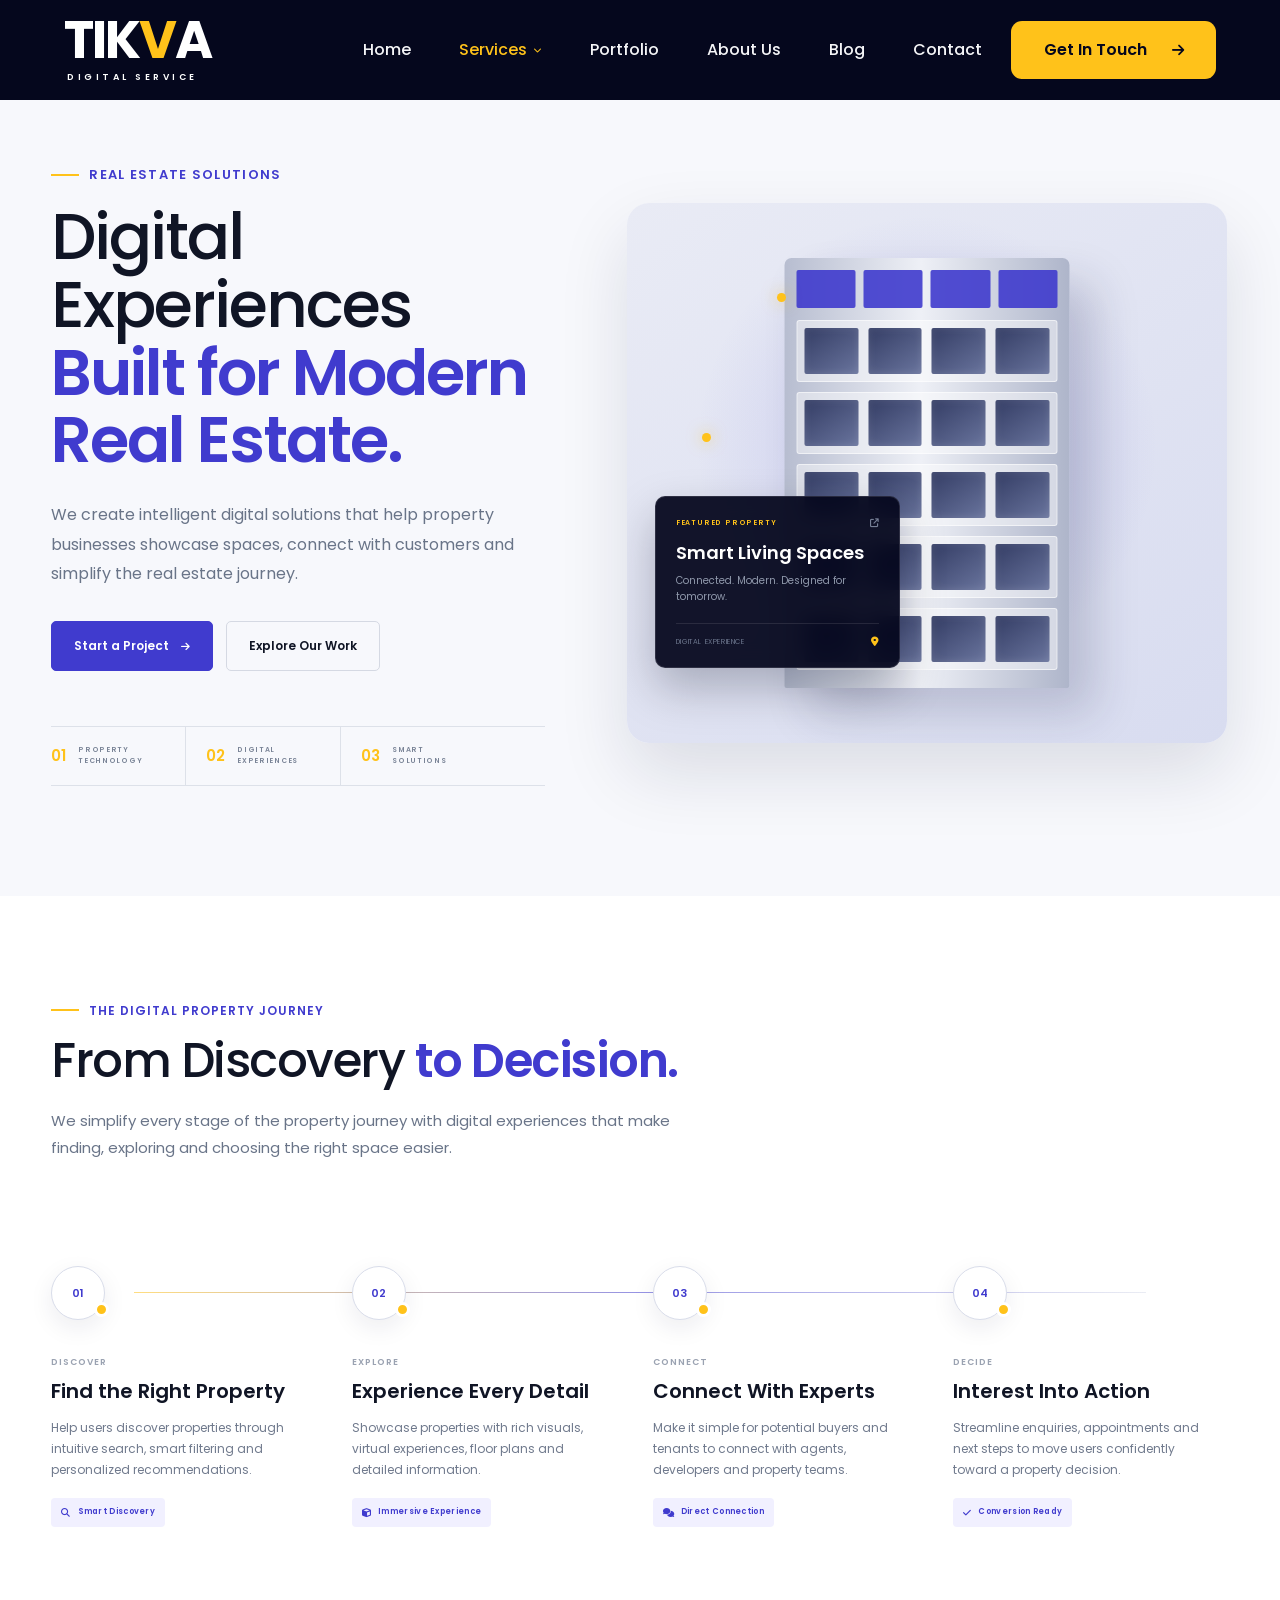
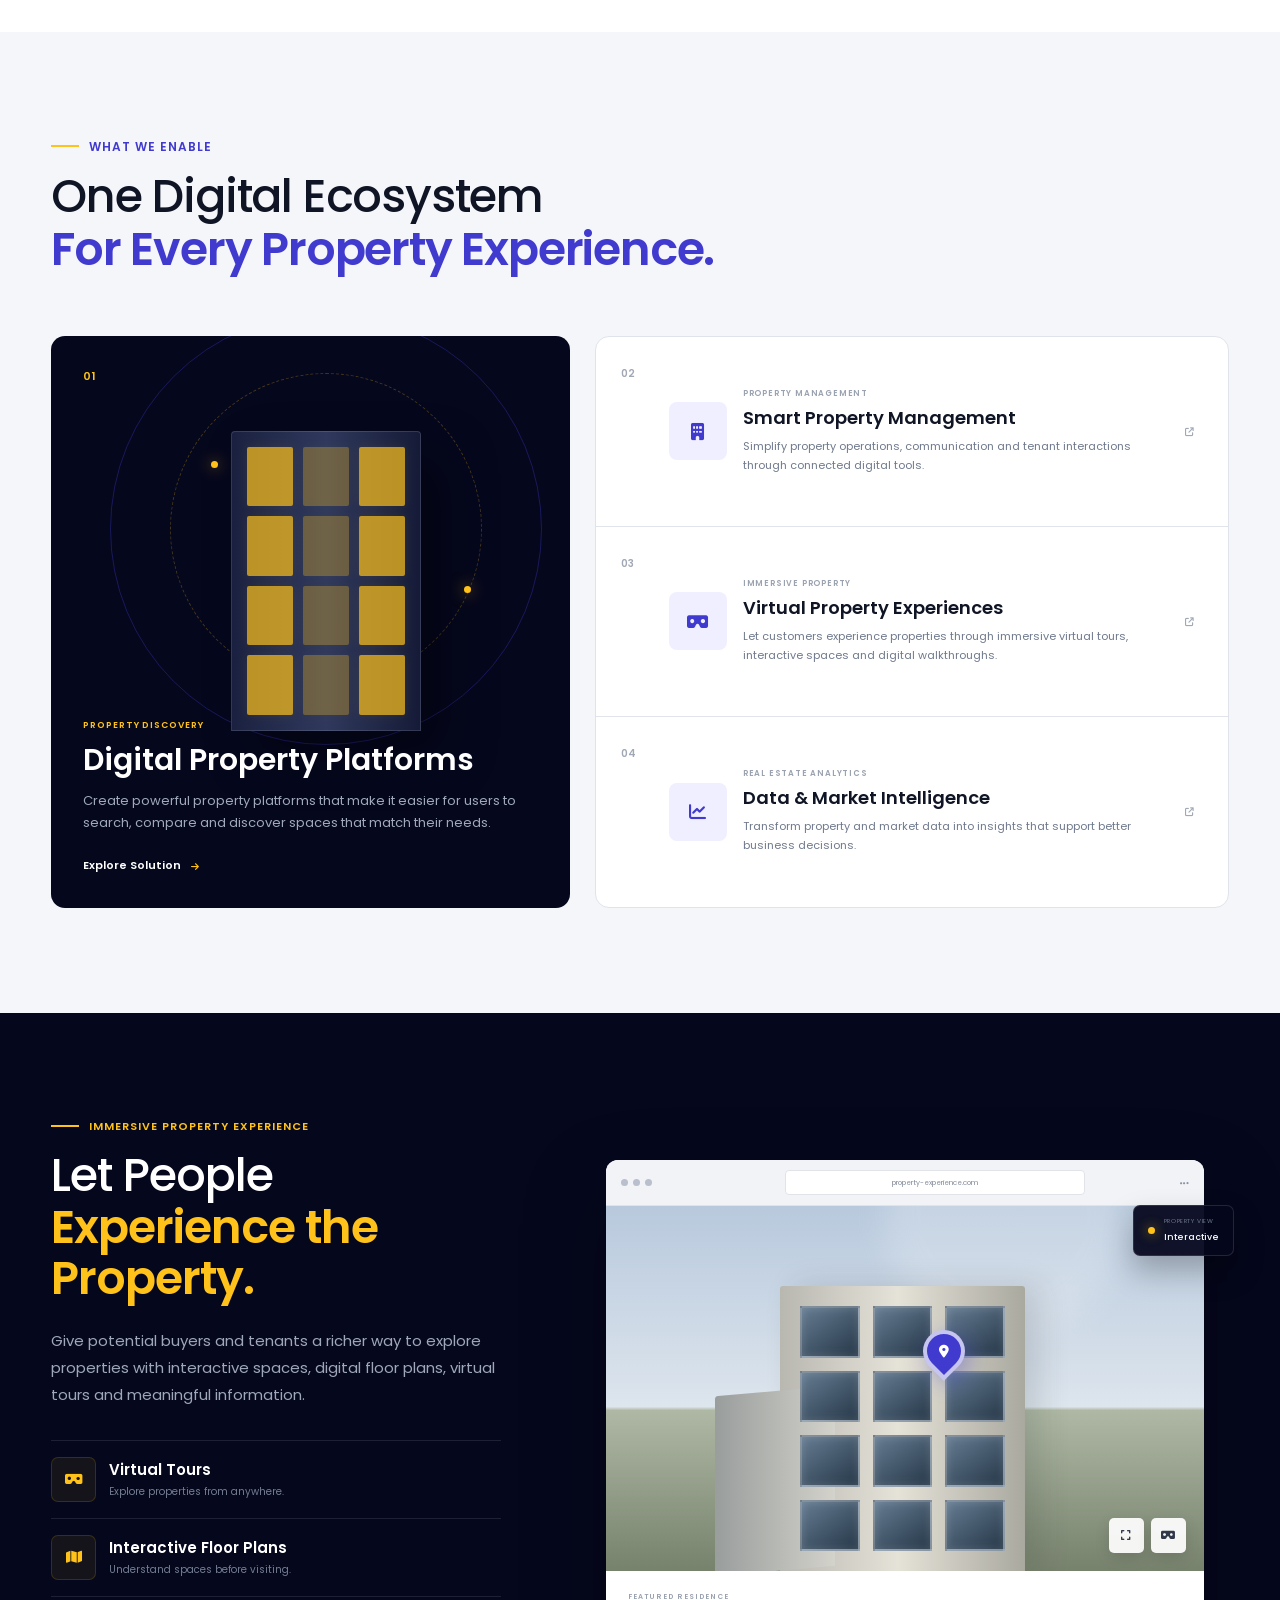
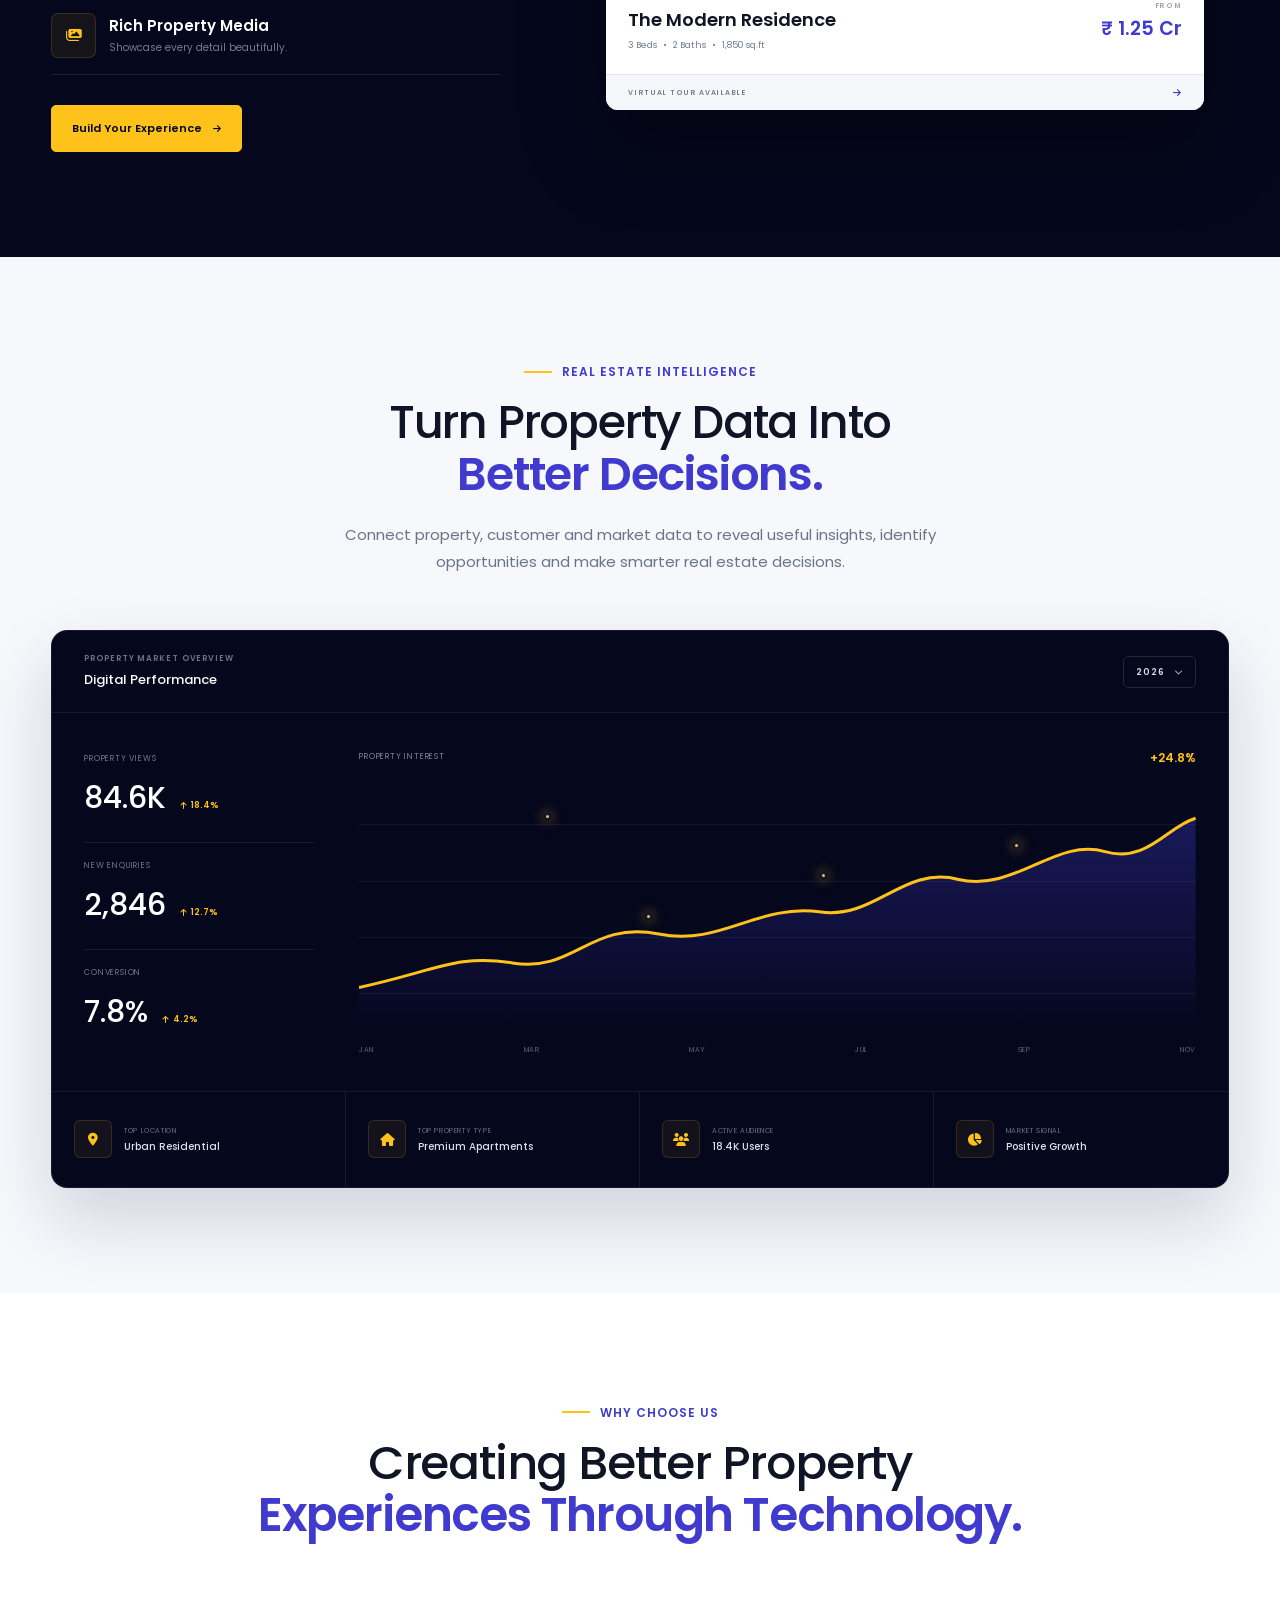
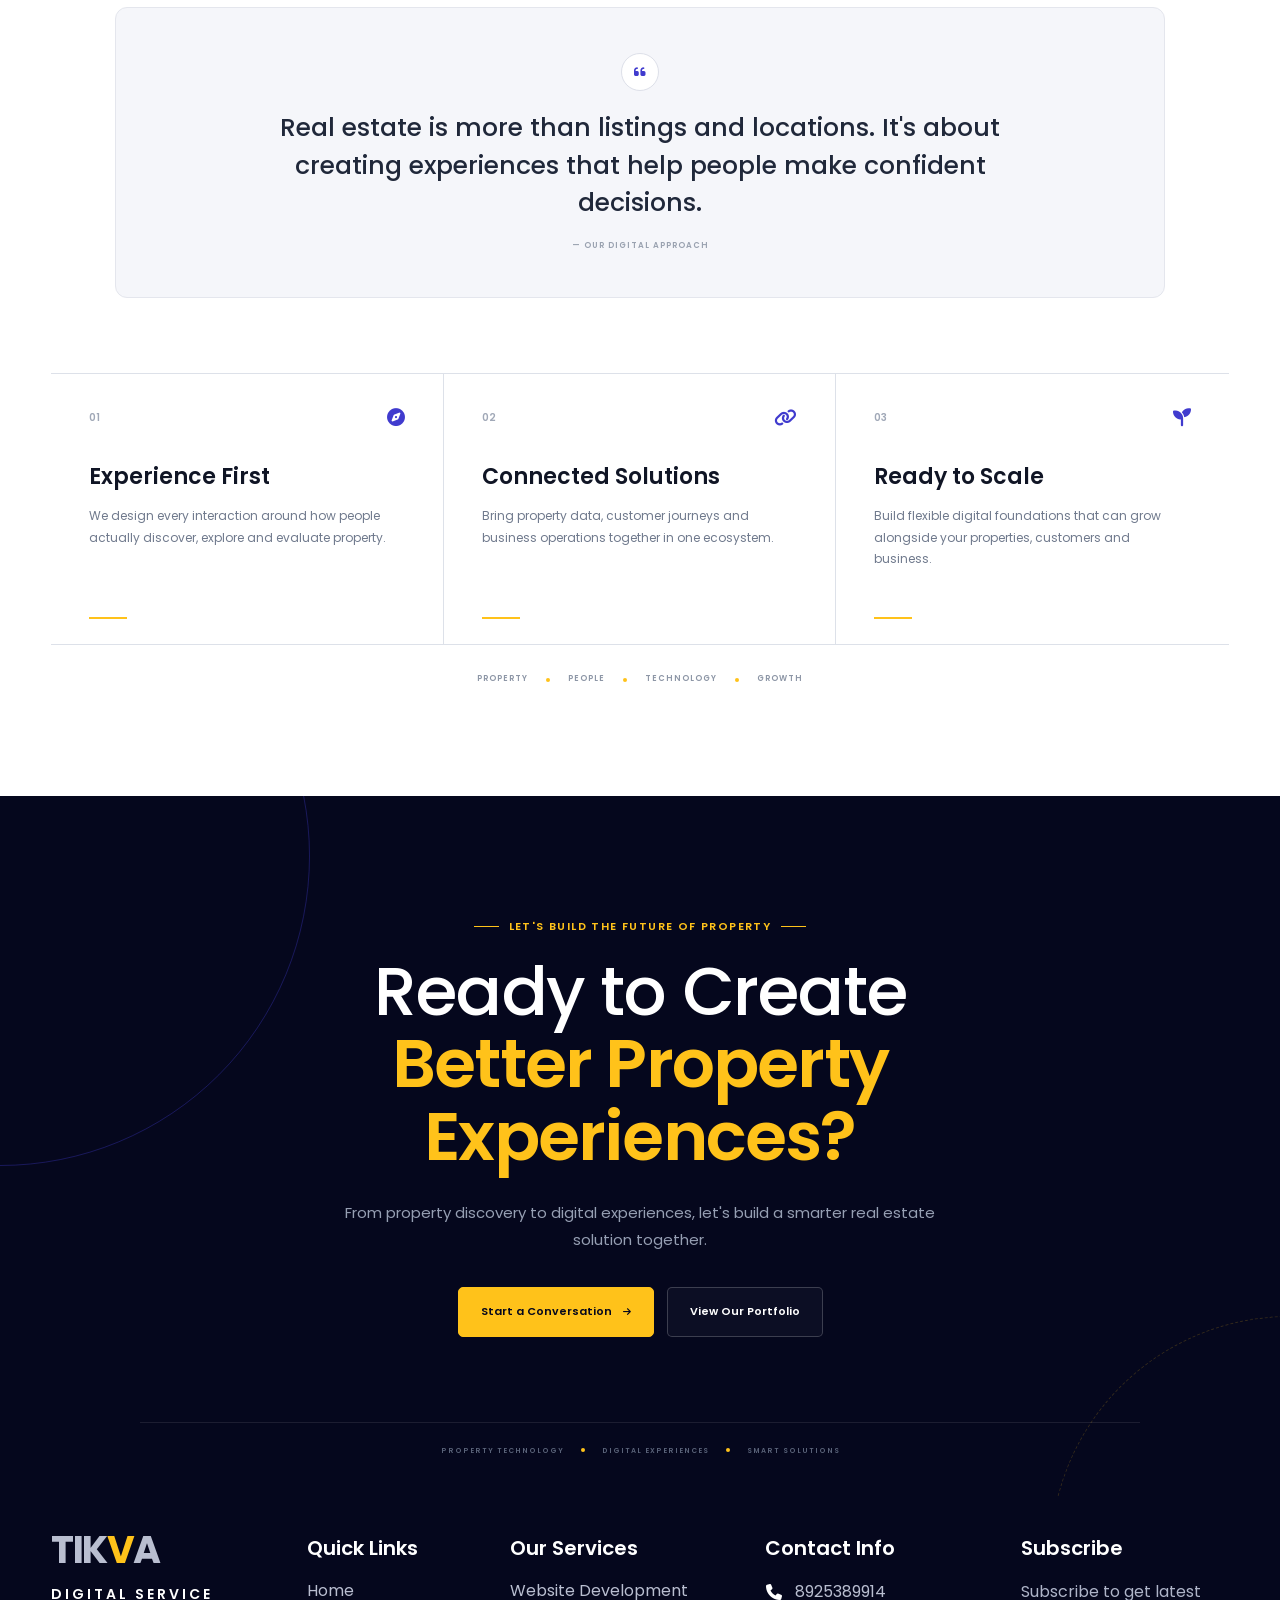
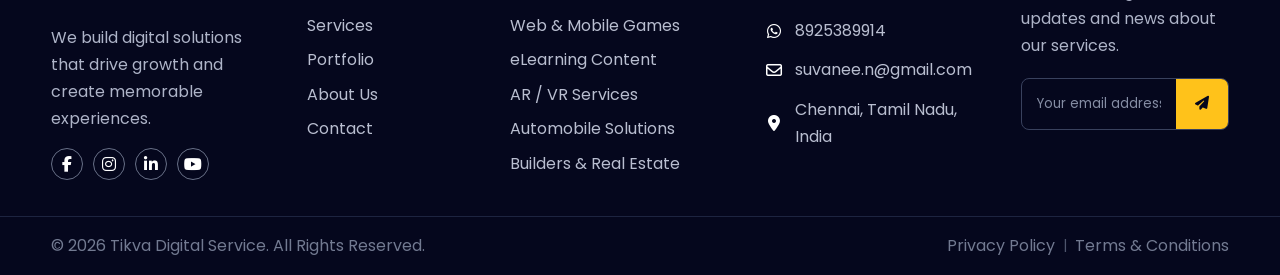
<file: real-estate.html>
<!DOCTYPE html>
<html lang="en">

<head>
    <meta charset="UTF-8">
    <meta name="viewport" content="width=device-width, initial-scale=1.0">

    <title>Tikva Digital Service</title>

    <link rel="stylesheet" href="css/style.css">

    <!-- Font Awesome -->
    <link rel="stylesheet" href="https://cdnjs.cloudflare.com/ajax/libs/font-awesome/6.5.2/css/all.min.css">

    <link rel="preconnect" href="https://fonts.googleapis.com">
    <link rel="preconnect" href="https://fonts.gstatic.com" crossorigin>

    <link href="https://fonts.googleapis.com/css2?family=Poppins:wght@400;500;600;700&display=swap" rel="stylesheet">

</head>

<body>

    <header class="site-header">
        <div class="header-container">

            <!-- Logo -->
            <a href="#" class="site-logo">
                <span class="logo-main">TIK<span>V</span>A</span>
                <span class="logo-sub">DIGITAL SERVICE</span>
            </a>

            <!-- Navigation -->
            <nav class="main-nav">

                <a href="index.html" class="nav-link">
                    Home
                </a>


                <!-- Services -->
                <li class="nav-item dropdown">

                    <a href="#" class="nav-link active dropdown-toggle" id="servicesToggle">
                        Services
                        <i class="fa-solid fa-chevron-down"></i>
                    </a>

                    <ul class="services-dropdown" id="servicesDropdown">

                        <li>
                            <a href="website-development.html">
                                Website Development
                            </a>
                        </li>

                        <li>
                            <a href="game-development.html">
                                Game Development
                            </a>
                        </li>

                        <li>
                            <a href="elearning.html">
                                eLearning Solutions
                            </a>
                        </li>

                        <li>
                            <a href="ar-vr.html">
                                AR / VR Solutions
                            </a>
                        </li>

                        <li>
                            <a href="automobile.html">
                                Automobile Solutions
                            </a>
                        </li>

                        <li>
                            <a href="real-estate.html" class="nav-link active">
                                Real Estate Solutions
                            </a>
                        </li>

                    </ul>

                </li>

                <a href="portfolio.html" class="nav-link">
                    Portfolio
                </a>

                <a href="about.html" class="nav-link">
                    About Us
                </a>

                <a href="blog.html" class="nav-link">
                    Blog
                </a>

                <a href="contact.html" class="nav-link">
                    Contact
                </a>

            </nav>

            <!-- Header Button -->
            <a href="touch.html" class="header-cta">
                <span>Get In Touch</span>
                <i class="fa-solid fa-arrow-right"></i>
            </a>

            <!-- Mobile Menu Toggle -->
            <button class="menu-toggle" id="menuToggle" type="button" aria-label="Open Menu">
                <span></span>
                <span></span>
                <span></span>
            </button>

        </div>
    </header>


    <!-- =========================================
     REAL ESTATE HERO
========================================= -->

    <section class="realestate-hero">

        <div class="realestate-hero-container">

            <!-- LEFT CONTENT -->
            <div class="realestate-hero-content">

                <span class="realestate-hero-label">
                    REAL ESTATE SOLUTIONS
                </span>

                <h1>
                    Digital Experiences
                    <strong>Built for Modern Real Estate.</strong>
                </h1>

                <p>
                    We create intelligent digital solutions that help
                    property businesses showcase spaces, connect with
                    customers and simplify the real estate journey.
                </p>


                <div class="realestate-hero-actions">

                    <a href="get-in-touch.html" class="realestate-primary-btn">

                        Start a Project

                        <i class="fa-solid fa-arrow-right"></i>

                    </a>

                    <a href="portfolio.html" class="realestate-secondary-btn">

                        Explore Our Work

                    </a>

                </div>


                <!-- MINI STATS -->

                <div class="realestate-hero-stats">

                    <div class="realestate-stat">

                        <strong>01</strong>

                        <span>
                            PROPERTY
                            <br>
                            TECHNOLOGY
                        </span>

                    </div>


                    <div class="realestate-stat">

                        <strong>02</strong>

                        <span>
                            DIGITAL
                            <br>
                            EXPERIENCES
                        </span>

                    </div>


                    <div class="realestate-stat">

                        <strong>03</strong>

                        <span>
                            SMART
                            <br>
                            SOLUTIONS
                        </span>

                    </div>

                </div>

            </div>


            <!-- RIGHT VISUAL -->
            <div class="realestate-hero-visual">

                <div class="realestate-image-frame">

                    <div class="realestate-image-glow"></div>


                    <!-- BUILDING VISUAL -->
                    <div class="realestate-building">

                        <div class="building-top">

                            <span></span>
                            <span></span>
                            <span></span>
                            <span></span>

                        </div>


                        <div class="building-floor floor-one">
                            <i></i>
                            <i></i>
                            <i></i>
                            <i></i>
                        </div>

                        <div class="building-floor floor-two">
                            <i></i>
                            <i></i>
                            <i></i>
                            <i></i>
                        </div>

                        <div class="building-floor floor-three">
                            <i></i>
                            <i></i>
                            <i></i>
                            <i></i>
                        </div>

                        <div class="building-floor floor-four">
                            <i></i>
                            <i></i>
                            <i></i>
                            <i></i>
                        </div>

                        <div class="building-floor floor-five">
                            <i></i>
                            <i></i>
                            <i></i>
                            <i></i>
                        </div>

                    </div>


                    <!-- FLOATING PROPERTY CARD -->

                    <div class="realestate-property-card">

                        <div class="property-card-top">

                            <span>
                                FEATURED PROPERTY
                            </span>

                            <i class="fa-solid fa-arrow-up-right-from-square"></i>

                        </div>

                        <strong>
                            Smart Living Spaces
                        </strong>

                        <p>
                            Connected. Modern. Designed for tomorrow.
                        </p>

                        <div class="property-card-bottom">

                            <span>
                                DIGITAL EXPERIENCE
                            </span>

                            <i class="fa-solid fa-location-dot"></i>

                        </div>

                    </div>


                    <!-- FLOATING DOTS -->

                    <span class="realestate-dot dot-one"></span>
                    <span class="realestate-dot dot-two"></span>
                    <span class="realestate-dot dot-three"></span>

                </div>

            </div>

        </div>

    </section>


    <!-- =========================================
     PROPERTY JOURNEY
========================================= -->

    <section class="re-journey-section">

        <div class="re-journey-container">

            <!-- TOP INTRO -->
            <div class="re-journey-heading">

                <div class="re-journey-label">
                    <span></span>
                    THE DIGITAL PROPERTY JOURNEY
                </div>

                <h2>
                    From Discovery
                    <strong>to Decision.</strong>
                </h2>

                <p>
                    We simplify every stage of the property journey with
                    digital experiences that make finding, exploring and
                    choosing the right space easier.
                </p>

            </div>


            <!-- JOURNEY -->
            <div class="re-journey-track">

                <div class="re-journey-progress"></div>


                <!-- STEP 01 -->
                <div class="re-journey-step">

                    <div class="re-step-marker">
                        <span>01</span>
                    </div>

                    <div class="re-step-content">

                        <span class="re-step-label">
                            DISCOVER
                        </span>

                        <h3>
                            Find the Right Property
                        </h3>

                        <p>
                            Help users discover properties through
                            intuitive search, smart filtering and
                            personalized recommendations.
                        </p>

                        <div class="re-step-tag">
                            <i class="fa-solid fa-magnifying-glass"></i>
                            Smart Discovery
                        </div>

                    </div>

                </div>


                <!-- STEP 02 -->
                <div class="re-journey-step">

                    <div class="re-step-marker">
                        <span>02</span>
                    </div>

                    <div class="re-step-content">

                        <span class="re-step-label">
                            EXPLORE
                        </span>

                        <h3>
                            Experience Every Detail
                        </h3>

                        <p>
                            Showcase properties with rich visuals,
                            virtual experiences, floor plans and
                            detailed information.
                        </p>

                        <div class="re-step-tag">
                            <i class="fa-solid fa-cube"></i>
                            Immersive Experience
                        </div>

                    </div>

                </div>


                <!-- STEP 03 -->
                <div class="re-journey-step">

                    <div class="re-step-marker">
                        <span>03</span>
                    </div>

                    <div class="re-step-content">

                        <span class="re-step-label">
                            CONNECT
                        </span>

                        <h3>
                            Connect With Experts
                        </h3>

                        <p>
                            Make it simple for potential buyers and
                            tenants to connect with agents, developers
                            and property teams.
                        </p>

                        <div class="re-step-tag">
                            <i class="fa-solid fa-comments"></i>
                            Direct Connection
                        </div>

                    </div>

                </div>


                <!-- STEP 04 -->
                <div class="re-journey-step">

                    <div class="re-step-marker">
                        <span>04</span>
                    </div>

                    <div class="re-step-content">

                        <span class="re-step-label">
                            DECIDE
                        </span>

                        <h3>
                            Interest Into Action
                        </h3>

                        <p>
                            Streamline enquiries, appointments and
                            next steps to move users confidently
                            toward a property decision.
                        </p>

                        <div class="re-step-tag">
                            <i class="fa-solid fa-check"></i>
                            Conversion Ready
                        </div>

                    </div>

                </div>

            </div>

        </div>

    </section>


    <!-- =========================================
     REAL ESTATE DIGITAL SOLUTIONS
========================================= -->

    <section class="re-solutions-section">

        <div class="re-solutions-container">

            <!-- HEADER -->
            <div class="re-solutions-heading">

                <div class="re-solutions-label">
                    <span></span>
                    WHAT WE ENABLE
                </div>

                <h2>
                    One Digital Ecosystem
                    <strong>For Every Property Experience.</strong>
                </h2>

            </div>


            <!-- MAIN CONTENT -->
            <div class="re-solutions-layout">


                <!-- LARGE FEATURE -->
                <div class="re-solutions-feature">

                    <div class="re-feature-number">
                        01
                    </div>

                    <div class="re-feature-visual">

                        <div class="re-building-outline">

                            <div></div>
                            <div></div>
                            <div></div>
                            <div></div>
                            <div></div>
                            <div></div>
                            <div></div>
                            <div></div>
                            <div></div>
                            <div></div>
                            <div></div>
                            <div></div>

                        </div>

                        <span class="re-visual-dot visual-dot-one"></span>
                        <span class="re-visual-dot visual-dot-two"></span>

                    </div>

                    <div class="re-feature-content">

                        <span>PROPERTY DISCOVERY</span>

                        <h3>
                            Digital Property Platforms
                        </h3>

                        <p>
                            Create powerful property platforms that make
                            it easier for users to search, compare and
                            discover spaces that match their needs.
                        </p>

                        <a href="get-in-touch.html">
                            Explore Solution
                            <i class="fa-solid fa-arrow-right"></i>
                        </a>

                    </div>

                </div>


                <!-- RIGHT CONTENT -->
                <div class="re-solutions-list">


                    <!-- 02 -->
                    <div class="re-solution-row">

                        <div class="re-row-number">
                            02
                        </div>

                        <div class="re-row-icon">
                            <i class="fa-solid fa-building"></i>
                        </div>

                        <div class="re-row-content">

                            <span>PROPERTY MANAGEMENT</span>

                            <h3>
                                Smart Property Management
                            </h3>

                            <p>
                                Simplify property operations, communication
                                and tenant interactions through connected
                                digital tools.
                            </p>

                        </div>

                        <i class="fa-solid fa-arrow-up-right-from-square re-row-arrow"></i>

                    </div>


                    <!-- 03 -->
                    <div class="re-solution-row">

                        <div class="re-row-number">
                            03
                        </div>

                        <div class="re-row-icon">
                            <i class="fa-solid fa-vr-cardboard"></i>
                        </div>

                        <div class="re-row-content">

                            <span>IMMERSIVE PROPERTY</span>

                            <h3>
                                Virtual Property Experiences
                            </h3>

                            <p>
                                Let customers experience properties
                                through immersive virtual tours,
                                interactive spaces and digital walkthroughs.
                            </p>

                        </div>

                        <i class="fa-solid fa-arrow-up-right-from-square re-row-arrow"></i>

                    </div>


                    <!-- 04 -->
                    <div class="re-solution-row">

                        <div class="re-row-number">
                            04
                        </div>

                        <div class="re-row-icon">
                            <i class="fa-solid fa-chart-line"></i>
                        </div>

                        <div class="re-row-content">

                            <span>REAL ESTATE ANALYTICS</span>

                            <h3>
                                Data &amp; Market Intelligence
                            </h3>

                            <p>
                                Transform property and market data into
                                insights that support better business decisions.
                            </p>

                        </div>

                        <i class="fa-solid fa-arrow-up-right-from-square re-row-arrow"></i>

                    </div>


                </div>

            </div>

        </div>

    </section>

    <!-- =========================================
     SMART PROPERTY EXPERIENCE
========================================= -->

    <section class="re-experience-section">

        <div class="re-experience-container">

            <!-- LEFT CONTENT -->
            <div class="re-experience-content">

                <div class="re-experience-label">
                    <span></span>
                    IMMERSIVE PROPERTY EXPERIENCE
                </div>

                <h2>
                    Let People
                    <strong>Experience the Property.</strong>
                </h2>

                <p>
                    Give potential buyers and tenants a richer way to
                    explore properties with interactive spaces, digital
                    floor plans, virtual tours and meaningful information.
                </p>


                <!-- EXPERIENCE POINTS -->

                <div class="re-experience-points">

                    <div class="re-experience-point">

                        <div class="re-point-icon">
                            <i class="fa-solid fa-vr-cardboard"></i>
                        </div>

                        <div>
                            <h3>Virtual Tours</h3>

                            <p>
                                Explore properties from anywhere.
                            </p>
                        </div>

                    </div>


                    <div class="re-experience-point">

                        <div class="re-point-icon">
                            <i class="fa-solid fa-map"></i>
                        </div>

                        <div>
                            <h3>Interactive Floor Plans</h3>

                            <p>
                                Understand spaces before visiting.
                            </p>
                        </div>

                    </div>


                    <div class="re-experience-point">

                        <div class="re-point-icon">
                            <i class="fa-solid fa-images"></i>
                        </div>

                        <div>
                            <h3>Rich Property Media</h3>

                            <p>
                                Showcase every detail beautifully.
                            </p>
                        </div>

                    </div>

                </div>


                <a href="get-in-touch.html" class="re-experience-btn">

                    Build Your Experience

                    <i class="fa-solid fa-arrow-right"></i>

                </a>

            </div>


            <!-- RIGHT DIGITAL PROPERTY UI -->
            <div class="re-experience-visual">

                <div class="re-browser">

                    <!-- Browser Header -->
                    <div class="re-browser-header">

                        <div class="re-browser-dots">

                            <i></i>
                            <i></i>
                            <i></i>

                        </div>

                        <div class="re-browser-address">
                            property-experience.com
                        </div>

                        <i class="fa-solid fa-ellipsis"></i>

                    </div>


                    <!-- Property Image Area -->
                    <div class="re-property-view">

                        <div class="re-property-sky"></div>

                        <div class="re-property-building">

                            <div class="re-property-main"></div>

                            <div class="re-property-wing"></div>

                            <div class="re-property-windows">

                                <i></i>
                                <i></i>
                                <i></i>
                                <i></i>
                                <i></i>
                                <i></i>
                                <i></i>
                                <i></i>
                                <i></i>
                                <i></i>
                                <i></i>
                                <i></i>

                            </div>

                        </div>


                        <!-- Location Pin -->

                        <div class="re-property-pin">

                            <i class="fa-solid fa-location-dot"></i>

                        </div>


                        <!-- View Controls -->

                        <div class="re-view-controls">

                            <button>
                                <i class="fa-solid fa-expand"></i>
                            </button>

                            <button>
                                <i class="fa-solid fa-vr-cardboard"></i>
                            </button>

                        </div>

                    </div>


                    <!-- Property Info -->

                    <div class="re-property-info">

                        <div>

                            <span>
                                FEATURED RESIDENCE
                            </span>

                            <h3>
                                The Modern Residence
                            </h3>

                            <p>
                                3 Beds &nbsp; • &nbsp;
                                2 Baths &nbsp; • &nbsp;
                                1,850 sq.ft
                            </p>

                        </div>

                        <div class="re-property-price">

                            <span>
                                FROM
                            </span>

                            <strong>
                                ₹ 1.25 Cr
                            </strong>

                        </div>

                    </div>


                    <!-- Bottom Action -->

                    <div class="re-property-action">

                        <span>
                            VIRTUAL TOUR AVAILABLE
                        </span>

                        <i class="fa-solid fa-arrow-right"></i>

                    </div>

                </div>


                <!-- Floating UI -->
                <div class="re-floating-status">

                    <span class="re-status-dot"></span>

                    <div>
                        <small>PROPERTY VIEW</small>
                        <strong>Interactive</strong>
                    </div>

                </div>

            </div>

        </div>

    </section>


    <!-- =========================================
     REAL ESTATE ANALYTICS
========================================= -->

    <section class="re-analytics-section">

        <div class="re-analytics-container">

            <!-- HEADER -->
            <div class="re-analytics-heading">

                <div class="re-analytics-label">
                    <span></span>
                    REAL ESTATE INTELLIGENCE
                </div>

                <h2>
                    Turn Property Data Into
                    <strong>Better Decisions.</strong>
                </h2>

                <p>
                    Connect property, customer and market data to reveal
                    useful insights, identify opportunities and make
                    smarter real estate decisions.
                </p>

            </div>


            <!-- ANALYTICS PANEL -->
            <div class="re-analytics-panel">

                <!-- PANEL HEADER -->
                <div class="re-panel-header">

                    <div>
                        <span>PROPERTY MARKET OVERVIEW</span>

                        <strong>
                            Digital Performance
                        </strong>
                    </div>

                    <div class="re-panel-filter">
                        <span>2026</span>
                        <i class="fa-solid fa-chevron-down"></i>
                    </div>

                </div>


                <!-- MAIN DASHBOARD -->
                <div class="re-analytics-main">


                    <!-- LEFT STATS -->
                    <div class="re-analytics-stats">

                        <div class="re-analysis-stat">

                            <span>
                                PROPERTY VIEWS
                            </span>

                            <strong>
                                84.6K
                            </strong>

                            <small>
                                <i class="fa-solid fa-arrow-up"></i>
                                18.4%
                            </small>

                        </div>


                        <div class="re-analysis-stat">

                            <span>
                                NEW ENQUIRIES
                            </span>

                            <strong>
                                2,846
                            </strong>

                            <small>
                                <i class="fa-solid fa-arrow-up"></i>
                                12.7%
                            </small>

                        </div>


                        <div class="re-analysis-stat">

                            <span>
                                CONVERSION
                            </span>

                            <strong>
                                7.8%
                            </strong>

                            <small>
                                <i class="fa-solid fa-arrow-up"></i>
                                4.2%
                            </small>

                        </div>

                    </div>


                    <!-- CHART -->
                    <div class="re-market-chart">

                        <div class="re-chart-top">

                            <span>
                                PROPERTY INTEREST
                            </span>

                            <strong>
                                +24.8%
                            </strong>

                        </div>


                        <div class="re-chart">

                            <div class="re-chart-grid grid-one"></div>
                            <div class="re-chart-grid grid-two"></div>
                            <div class="re-chart-grid grid-three"></div>
                            <div class="re-chart-grid grid-four"></div>


                            <svg viewBox="0 0 600 220" preserveAspectRatio="none" class="re-chart-svg">

                                <defs>

                                    <linearGradient id="reChartFill" x1="0" x2="0" y1="0" y2="1">

                                        <stop offset="0%" stop-color="#403BCE" stop-opacity=".35" />

                                        <stop offset="100%" stop-color="#403BCE" stop-opacity="0" />

                                    </linearGradient>

                                </defs>


                                <path class="re-chart-area" d="
                                M0,180
                                C55,165 70,150 110,158
                                C155,167 165,120 215,132
                                C260,143 285,105 330,112
                                C370,120 390,70 430,83
                                C470,95 500,45 535,58
                                C565,69 580,35 600,28
                                L600,220
                                L0,220 Z
                                " />


                                <path class="re-chart-line" d="
                                M0,180
                                C55,165 70,150 110,158
                                C155,167 165,120 215,132
                                C260,143 285,105 330,112
                                C370,120 390,70 430,83
                                C470,95 500,45 535,58
                                C565,69 580,35 600,28
                                " />

                            </svg>


                            <div class="re-chart-point point-one"></div>
                            <div class="re-chart-point point-two"></div>
                            <div class="re-chart-point point-three"></div>
                            <div class="re-chart-point point-four"></div>

                        </div>


                        <div class="re-chart-months">

                            <span>JAN</span>
                            <span>MAR</span>
                            <span>MAY</span>
                            <span>JUL</span>
                            <span>SEP</span>
                            <span>NOV</span>

                        </div>

                    </div>

                </div>


                <!-- BOTTOM INSIGHTS -->
                <div class="re-insights-row">

                    <div class="re-insight">

                        <div class="re-insight-icon">
                            <i class="fa-solid fa-location-dot"></i>
                        </div>

                        <div>
                            <span>TOP LOCATION</span>

                            <strong>
                                Urban Residential
                            </strong>
                        </div>

                    </div>


                    <div class="re-insight">

                        <div class="re-insight-icon">
                            <i class="fa-solid fa-house"></i>
                        </div>

                        <div>
                            <span>TOP PROPERTY TYPE</span>

                            <strong>
                                Premium Apartments
                            </strong>
                        </div>

                    </div>


                    <div class="re-insight">

                        <div class="re-insight-icon">
                            <i class="fa-solid fa-users"></i>
                        </div>

                        <div>
                            <span>ACTIVE AUDIENCE</span>

                            <strong>
                                18.4K Users
                            </strong>
                        </div>

                    </div>


                    <div class="re-insight">

                        <div class="re-insight-icon">
                            <i class="fa-solid fa-chart-pie"></i>
                        </div>

                        <div>
                            <span>MARKET SIGNAL</span>

                            <strong>
                                Positive Growth
                            </strong>
                        </div>

                    </div>

                </div>

            </div>

        </div>

    </section>

    <!-- =========================================
     WHY CHOOSE US
========================================= -->

    <section class="re-why-section">

        <div class="re-why-container">

            <!-- TOP -->
            <div class="re-why-top">

                <div class="re-why-label">
                    <span></span>
                    WHY CHOOSE US
                </div>

                <h2>
                    Creating Better Property
                    <strong>Experiences Through Technology.</strong>
                </h2>

            </div>


            <!-- LARGE STATEMENT -->
            <div class="re-why-statement">

                <div class="re-statement-mark">
                    <i class="fa-solid fa-quote-left"></i>
                </div>

                <p>
                    Real estate is more than listings and locations.
                    It's about creating experiences that help people
                    make confident decisions.
                </p>

                <span>
                    — OUR DIGITAL APPROACH
                </span>

            </div>


            <!-- THREE PILLARS -->
            <div class="re-why-pillars">


                <!-- PILLAR 01 -->
                <div class="re-why-pillar">

                    <div class="re-pillar-top">

                        <span>01</span>

                        <i class="fa-solid fa-compass"></i>

                    </div>

                    <h3>
                        Experience First
                    </h3>

                    <p>
                        We design every interaction around how people
                        actually discover, explore and evaluate property.
                    </p>

                    <div class="re-pillar-line"></div>

                </div>


                <!-- PILLAR 02 -->
                <div class="re-why-pillar">

                    <div class="re-pillar-top">

                        <span>02</span>

                        <i class="fa-solid fa-link"></i>

                    </div>

                    <h3>
                        Connected Solutions
                    </h3>

                    <p>
                        Bring property data, customer journeys and
                        business operations together in one ecosystem.
                    </p>

                    <div class="re-pillar-line"></div>

                </div>


                <!-- PILLAR 03 -->
                <div class="re-why-pillar">

                    <div class="re-pillar-top">

                        <span>03</span>

                        <i class="fa-solid fa-seedling"></i>

                    </div>

                    <h3>
                        Ready to Scale
                    </h3>

                    <p>
                        Build flexible digital foundations that can grow
                        alongside your properties, customers and business.
                    </p>

                    <div class="re-pillar-line"></div>

                </div>

            </div>


            <!-- BOTTOM STATEMENT -->
            <div class="re-why-bottom">

                <span>
                    PROPERTY
                </span>

                <i></i>

                <span>
                    PEOPLE
                </span>

                <i></i>

                <span>
                    TECHNOLOGY
                </span>

                <i></i>

                <span>
                    GROWTH
                </span>

            </div>

        </div>

    </section>


    <!-- =========================================
     REAL ESTATE FINAL CTA
========================================= -->

    <section class="re-final-cta">

        <div class="re-final-orbit orbit-one"></div>
        <div class="re-final-orbit orbit-two"></div>

        <div class="re-final-container">

            <span class="re-final-label">
                LET'S BUILD THE FUTURE OF PROPERTY
            </span>

            <h2>
                Ready to Create
                <strong>Better Property Experiences?</strong>
            </h2>

            <p>
                From property discovery to digital experiences,
                let's build a smarter real estate solution together.
            </p>


            <div class="re-final-actions">

                <a href="get-in-touch.html" class="re-final-primary">

                    Start a Conversation

                    <i class="fa-solid fa-arrow-right"></i>

                </a>

                <a href="portfolio.html" class="re-final-secondary">

                    View Our Portfolio

                </a>

            </div>


            <div class="re-final-bottom">

                <span>PROPERTY TECHNOLOGY</span>

                <i></i>

                <span>DIGITAL EXPERIENCES</span>

                <i></i>

                <span>SMART SOLUTIONS</span>

            </div>

        </div>

    </section>


    <!-- ==============================
     FOOTER
================================= -->

    <footer class="site-footer">

        <!-- ==============================
         FOOTER MAIN
    ================================= -->

        <div class="footer-main">

            <div class="footer-container">


                <!-- COLUMN 1 -->
                <div class="footer-column footer-brand">

                    <a href="#" class="footer-logo">
                        TIK<span>V</span>A
                    </a>

                    <span class="footer-logo-sub">
                        DIGITAL SERVICE
                    </span>

                    <p>
                        We build digital solutions that drive growth
                        and create memorable experiences.
                    </p>


                    <!-- SOCIALS -->
                    <div class="footer-socials">

                        <a href="#">
                            <i class="fa-brands fa-facebook-f"></i>
                        </a>

                        <a href="#">
                            <i class="fa-brands fa-instagram"></i>
                        </a>

                        <a href="#">
                            <i class="fa-brands fa-linkedin-in"></i>
                        </a>

                        <a href="#">
                            <i class="fa-brands fa-youtube"></i>
                        </a>

                    </div>

                </div>


                <!-- COLUMN 2 -->
                <div class="footer-column">

                    <h3>Quick Links</h3>

                    <a href="index.html">Home</a>
                    <a href="services.html">Services</a>
                    <a href="portfolio.html">Portfolio</a>
                    <a href="about.html">About Us</a>
                    <a href="contact.html">Contact</a>

                </div>


                <!-- COLUMN 3 -->
                <div class="footer-column">

                    <h3>Our Services</h3>

                    <a href="#">Website Development</a>
                    <a href="#">Web &amp; Mobile Games</a>
                    <a href="#">eLearning Content</a>
                    <a href="#">AR / VR Services</a>
                    <a href="#">Automobile Solutions</a>
                    <a href="#">Builders &amp; Real Estate</a>

                </div>


                <!-- COLUMN 4 -->
                <div class="footer-column footer-contact">

                    <h3>Contact Info</h3>

                    <p>
                        <i class="fa-solid fa-phone"></i>
                        <span>8925389914</span>
                    </p>

                    <p>
                        <i class="fa-brands fa-whatsapp"></i>
                        <span>8925389914</span>
                    </p>

                    <p>
                        <i class="fa-regular fa-envelope"></i>
                        <span>suvanee.n@gmail.com</span>
                    </p>

                    <p>
                        <i class="fa-solid fa-location-dot"></i>
                        <span>Chennai, Tamil Nadu, India</span>
                    </p>

                </div>


                <!-- COLUMN 5 -->
                <div class="footer-column footer-subscribe">

                    <h3>Subscribe</h3>

                    <p>
                        Subscribe to get latest updates and
                        news about our services.
                    </p>


                    <form class="subscribe-form">

                        <input type="email" placeholder="Your email address">

                        <button type="submit">
                            <i class="fa-solid fa-paper-plane"></i>
                        </button>

                    </form>

                </div>

            </div>


            <!-- COPYRIGHT -->
            <div class="footer-bottom">

                <div class="footer-bottom-container">

                    <p>
                        © 2026 Tikva Digital Service. All Rights Reserved.
                    </p>

                    <div class="footer-legal">

                        <a href="#">Privacy Policy</a>

                        <span>|</span>

                        <a href="#">Terms &amp; Conditions</a>

                    </div>

                </div>

            </div>

        </div>

    </footer>


    <script src="js/main.js"></script>

</body>


</html>
</file>
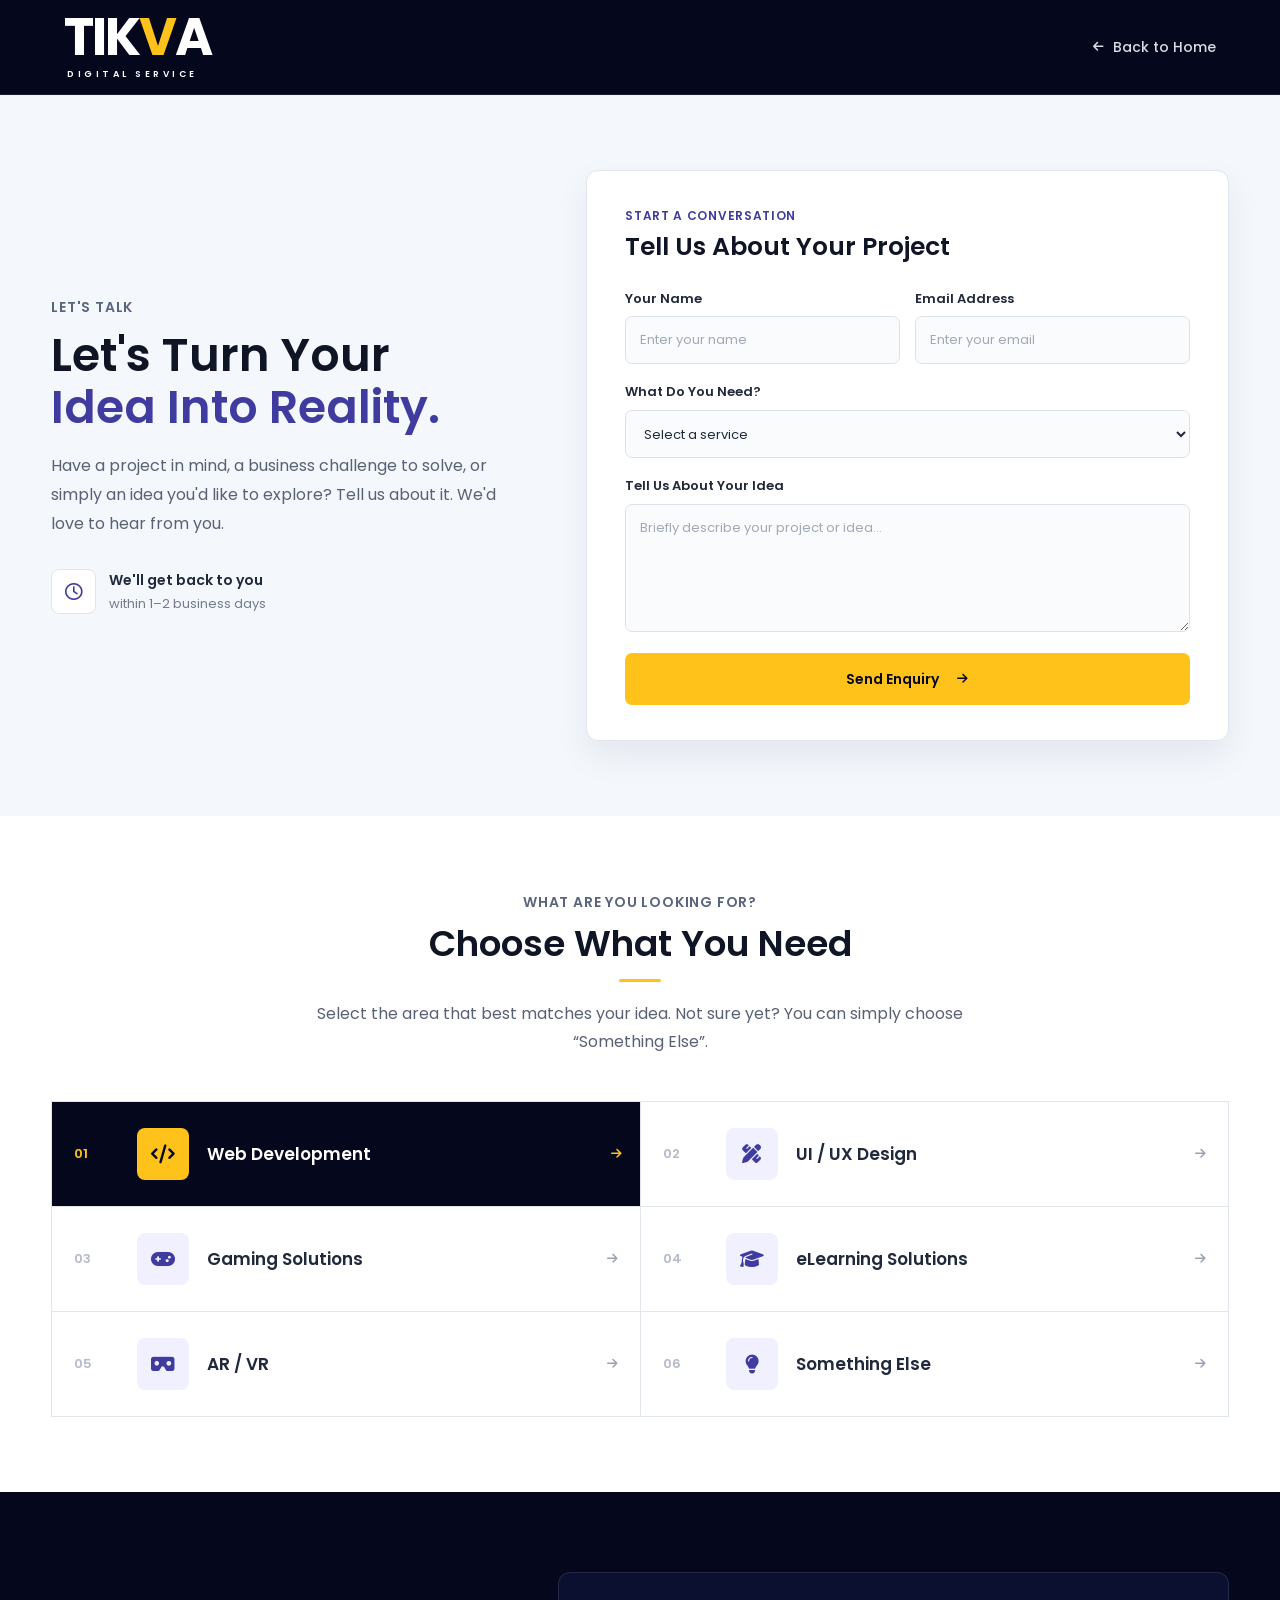
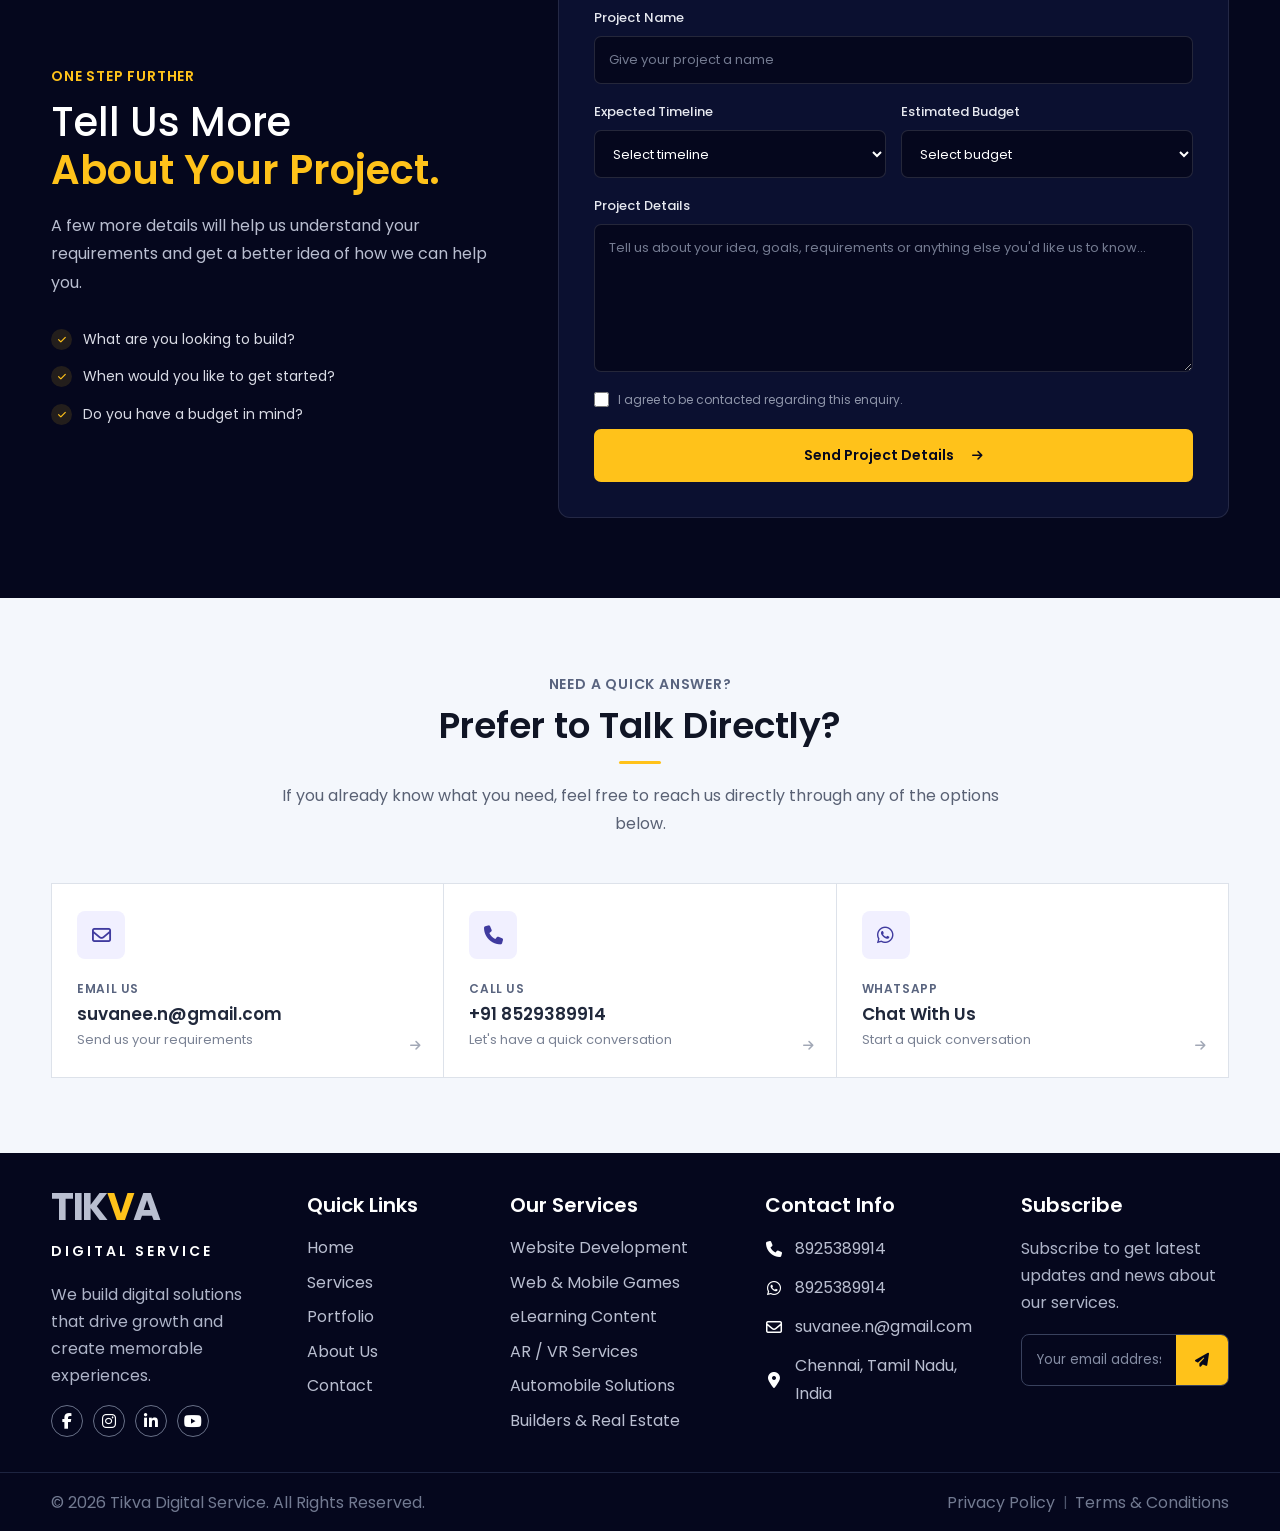
<file: touch.html>
<!DOCTYPE html>
<html lang="en">

<head>
    <meta charset="UTF-8">
    <meta name="viewport" content="width=device-width, initial-scale=1.0">

    <title>Tikva Digital Service</title>

    <link rel="stylesheet" href="css/style.css">

    <!-- Font Awesome -->
    <link rel="stylesheet" href="https://cdnjs.cloudflare.com/ajax/libs/font-awesome/6.5.2/css/all.min.css">

    <link rel="preconnect" href="https://fonts.googleapis.com">
    <link rel="preconnect" href="https://fonts.gstatic.com" crossorigin>

    <link href="https://fonts.googleapis.com/css2?family=Poppins:wght@400;500;600;700&display=swap" rel="stylesheet">

</head>

<body>


    <!-- ==============================
     GET IN TOUCH HEADER
================================= -->

    <header class="contact-header">

        <a href="#" class="site-logo">
            <span class="logo-main">TIK<span>V</span>A</span>
            <span class="logo-sub">DIGITAL SERVICE</span>
        </a>

        <a href="index.html" class="back-home">
            <i class="fa-solid fa-arrow-left"></i>
            <span>Back to Home</span>
        </a>

    </header>

    <!-- ==============================
     GET IN TOUCH - INTRO
================================= -->

    <section class="get-touch-section">

        <div class="get-touch-container">

            <!-- LEFT CONTENT -->
            <div class="get-touch-intro">

                <span class="get-touch-label">
                    LET'S TALK
                </span>

                <h1>
                    Let's Turn Your
                    <strong>Idea Into Reality.</strong>
                </h1>

                <p>
                    Have a project in mind, a business challenge to solve,
                    or simply an idea you'd like to explore? Tell us about it.
                    We'd love to hear from you.
                </p>

                <div class="get-touch-note">

                    <i class="fa-regular fa-clock"></i>

                    <div>
                        <strong>We'll get back to you</strong>

                        <span>
                            within 1–2 business days
                        </span>
                    </div>

                </div>

            </div>


            <!-- RIGHT FORM -->
            <div class="get-touch-form-box">

                <div class="get-touch-form-heading">

                    <span>START A CONVERSATION</span>

                    <h2>Tell Us About Your Project</h2>

                </div>


                <form class="get-touch-form">

                    <div class="get-touch-row">

                        <div class="get-touch-field">

                            <label for="name">
                                Your Name
                            </label>

                            <input type="text" id="name" name="name" placeholder="Enter your name">

                        </div>


                        <div class="get-touch-field">

                            <label for="email">
                                Email Address
                            </label>

                            <input type="email" id="email" name="email" placeholder="Enter your email">

                        </div>

                    </div>


                    <div class="get-touch-field">

                        <label for="service">
                            What Do You Need?
                        </label>

                        <select id="service" name="service">

                            <option value="">
                                Select a service
                            </option>

                            <option value="web-development">
                                Web Development
                            </option>

                            <option value="ui-ux">
                                UI / UX Design
                            </option>

                            <option value="gaming">
                                Gaming Solutions
                            </option>

                            <option value="elearning">
                                eLearning Solutions
                            </option>

                            <option value="ar-vr">
                                AR / VR
                            </option>

                            <option value="industry-solutions">
                                Industry Solutions
                            </option>

                            <option value="other">
                                Something Else
                            </option>

                        </select>

                    </div>


                    <div class="get-touch-field">

                        <label for="message">
                            Tell Us About Your Idea
                        </label>

                        <textarea id="message" name="message" rows="5"
                            placeholder="Briefly describe your project or idea..."></textarea>

                    </div>


                    <button type="submit" class="get-touch-submit">

                        <span>Send Enquiry</span>

                        <i class="fa-solid fa-arrow-right"></i>

                    </button>

                </form>

            </div>

        </div>

    </section>


    <!-- ==============================
     WHAT ARE YOU LOOKING FOR
================================= -->

    <section class="enquiry-services-section">

        <div class="enquiry-services-container">

            <!-- HEADING -->
            <div class="enquiry-services-heading">

                <span>WHAT ARE YOU LOOKING FOR?</span>

                <h2>Choose What You Need</h2>

                <div class="enquiry-services-line"></div>

                <p>
                    Select the area that best matches your idea.
                    Not sure yet? You can simply choose “Something Else”.
                </p>

            </div>


            <!-- SERVICE OPTIONS -->
            <div class="enquiry-services-list">

                <button type="button" class="enquiry-service active">

                    <span class="enquiry-service-number">01</span>

                    <span class="enquiry-service-icon">
                        <i class="fa-solid fa-code"></i>
                    </span>

                    <span class="enquiry-service-name">
                        Web Development
                    </span>

                    <i class="fa-solid fa-arrow-right enquiry-service-arrow"></i>

                </button>


                <button type="button" class="enquiry-service">

                    <span class="enquiry-service-number">02</span>

                    <span class="enquiry-service-icon">
                        <i class="fa-solid fa-pen-ruler"></i>
                    </span>

                    <span class="enquiry-service-name">
                        UI / UX Design
                    </span>

                    <i class="fa-solid fa-arrow-right enquiry-service-arrow"></i>

                </button>


                <button type="button" class="enquiry-service">

                    <span class="enquiry-service-number">03</span>

                    <span class="enquiry-service-icon">
                        <i class="fa-solid fa-gamepad"></i>
                    </span>

                    <span class="enquiry-service-name">
                        Gaming Solutions
                    </span>

                    <i class="fa-solid fa-arrow-right enquiry-service-arrow"></i>

                </button>


                <button type="button" class="enquiry-service">

                    <span class="enquiry-service-number">04</span>

                    <span class="enquiry-service-icon">
                        <i class="fa-solid fa-graduation-cap"></i>
                    </span>

                    <span class="enquiry-service-name">
                        eLearning Solutions
                    </span>

                    <i class="fa-solid fa-arrow-right enquiry-service-arrow"></i>

                </button>


                <button type="button" class="enquiry-service">

                    <span class="enquiry-service-number">05</span>

                    <span class="enquiry-service-icon">
                        <i class="fa-solid fa-vr-cardboard"></i>
                    </span>

                    <span class="enquiry-service-name">
                        AR / VR
                    </span>

                    <i class="fa-solid fa-arrow-right enquiry-service-arrow"></i>

                </button>


                <button type="button" class="enquiry-service">

                    <span class="enquiry-service-number">06</span>

                    <span class="enquiry-service-icon">
                        <i class="fa-solid fa-lightbulb"></i>
                    </span>

                    <span class="enquiry-service-name">
                        Something Else
                    </span>

                    <i class="fa-solid fa-arrow-right enquiry-service-arrow"></i>

                </button>

            </div>

        </div>

    </section>

    <!-- ==============================
     PROJECT DETAILS
================================= -->

    <section class="project-details-section">

        <div class="project-details-container">

            <!-- LEFT CONTENT -->
            <div class="project-details-intro">

                <span>ONE STEP FURTHER</span>

                <h2>
                    Tell Us More
                    <strong>About Your Project.</strong>
                </h2>

                <p>
                    A few more details will help us understand your
                    requirements and get a better idea of how we can
                    help you.
                </p>

                <div class="project-details-points">

                    <div>
                        <i class="fa-solid fa-check"></i>
                        <span>What are you looking to build?</span>
                    </div>

                    <div>
                        <i class="fa-solid fa-check"></i>
                        <span>When would you like to get started?</span>
                    </div>

                    <div>
                        <i class="fa-solid fa-check"></i>
                        <span>Do you have a budget in mind?</span>
                    </div>

                </div>

            </div>


            <!-- RIGHT DETAILS -->
            <div class="project-details-form">

                <div class="project-detail-field">

                    <label for="project-name">
                        Project Name
                    </label>

                    <input type="text" id="project-name" name="project-name" placeholder="Give your project a name">

                </div>


                <div class="project-detail-row">

                    <div class="project-detail-field">

                        <label for="timeline">
                            Expected Timeline
                        </label>

                        <select id="timeline" name="timeline">

                            <option value="">
                                Select timeline
                            </option>

                            <option value="asap">
                                As soon as possible
                            </option>

                            <option value="1-month">
                                Within 1 month
                            </option>

                            <option value="1-3-months">
                                1 – 3 months
                            </option>

                            <option value="3-plus-months">
                                3+ months
                            </option>

                            <option value="flexible">
                                Flexible
                            </option>

                        </select>

                    </div>


                    <div class="project-detail-field">

                        <label for="budget">
                            Estimated Budget
                        </label>

                        <select id="budget" name="budget">

                            <option value="">
                                Select budget
                            </option>

                            <option value="not-sure">
                                Not sure yet
                            </option>

                            <option value="under-50k">
                                Under ₹50K
                            </option>

                            <option value="50k-1l">
                                ₹50K – ₹1L
                            </option>

                            <option value="1l-5l">
                                ₹1L – ₹5L
                            </option>

                            <option value="5l-plus">
                                ₹5L+
                            </option>

                        </select>

                    </div>

                </div>


                <div class="project-detail-field">

                    <label for="project-message">
                        Project Details
                    </label>

                    <textarea id="project-message" name="project-message" rows="6"
                        placeholder="Tell us about your idea, goals, requirements or anything else you'd like us to know..."></textarea>

                </div>


                <div class="project-detail-consent">

                    <input type="checkbox" id="project-consent">

                    <label for="project-consent">
                        I agree to be contacted regarding this enquiry.
                    </label>

                </div>


                <button type="submit" class="project-detail-submit">

                    <span>Send Project Details</span>

                    <i class="fa-solid fa-arrow-right"></i>

                </button>

            </div>

        </div>

    </section>


    <!-- ==============================
     TALK DIRECTLY
================================= -->

    <section class="talk-direct-section">

        <div class="talk-direct-container">

            <!-- HEADING -->
            <div class="talk-direct-heading">

                <span>NEED A QUICK ANSWER?</span>

                <h2>Prefer to Talk Directly?</h2>

                <div class="talk-direct-line"></div>

                <p>
                    If you already know what you need, feel free to
                    reach us directly through any of the options below.
                </p>

            </div>


            <!-- CONTACT OPTIONS -->
            <div class="talk-direct-options">


                <!-- EMAIL -->
                <a href="mailto:hello@yourdomain.com" class="talk-direct-option">

                    <div class="talk-direct-icon">
                        <i class="fa-regular fa-envelope"></i>
                    </div>

                    <div class="talk-direct-content">

                        <span>Email Us</span>

                        <h3>
                            suvanee.n@gmail.com
                        </h3>

                        <p>
                            Send us your requirements
                        </p>

                    </div>

                    <i class="fa-solid fa-arrow-right talk-direct-arrow"></i>

                </a>


                <!-- PHONE -->
                <a href="tel:+91 8529389914" class="talk-direct-option">

                    <div class="talk-direct-icon">
                        <i class="fa-solid fa-phone"></i>
                    </div>

                    <div class="talk-direct-content">

                        <span>Call Us</span>

                        <h3>
                            +91 8529389914
                        </h3>

                        <p>
                            Let's have a quick conversation
                        </p>

                    </div>

                    <i class="fa-solid fa-arrow-right talk-direct-arrow"></i>

                </a>


                <!-- WHATSAPP -->
                <a href="#" class="talk-direct-option">

                    <div class="talk-direct-icon">
                        <i class="fa-brands fa-whatsapp"></i>
                    </div>

                    <div class="talk-direct-content">

                        <span>WhatsApp</span>

                        <h3>
                            Chat With Us
                        </h3>

                        <p>
                            Start a quick conversation
                        </p>

                    </div>

                    <i class="fa-solid fa-arrow-right talk-direct-arrow"></i>

                </a>


            </div>

        </div>

    </section>


    <!-- ==============================
     FOOTER
================================= -->

    <footer class="site-footer">

        <!-- ==============================
         FOOTER MAIN
    ================================= -->

        <div class="footer-main">

            <div class="footer-container">


                <!-- COLUMN 1 -->
                <div class="footer-column footer-brand">

                    <a href="#" class="footer-logo">
                        TIK<span>V</span>A
                    </a>

                    <span class="footer-logo-sub">
                        DIGITAL SERVICE
                    </span>

                    <p>
                        We build digital solutions that drive growth
                        and create memorable experiences.
                    </p>


                    <!-- SOCIALS -->
                    <div class="footer-socials">

                        <a href="#">
                            <i class="fa-brands fa-facebook-f"></i>
                        </a>

                        <a href="#">
                            <i class="fa-brands fa-instagram"></i>
                        </a>

                        <a href="#">
                            <i class="fa-brands fa-linkedin-in"></i>
                        </a>

                        <a href="#">
                            <i class="fa-brands fa-youtube"></i>
                        </a>

                    </div>

                </div>


                <!-- COLUMN 2 -->
                <div class="footer-column">

                    <h3>Quick Links</h3>

                    <a href="index.html">Home</a>
                    <a href="services.html">Services</a>
                    <a href="portfolio.html">Portfolio</a>
                    <a href="about.html">About Us</a>
                    <a href="contact.html">Contact</a>

                </div>


                <!-- COLUMN 3 -->
                <div class="footer-column">

                    <h3>Our Services</h3>

                    <a href="#">Website Development</a>
                    <a href="#">Web &amp; Mobile Games</a>
                    <a href="#">eLearning Content</a>
                    <a href="#">AR / VR Services</a>
                    <a href="#">Automobile Solutions</a>
                    <a href="#">Builders &amp; Real Estate</a>

                </div>


                <!-- COLUMN 4 -->
                <div class="footer-column footer-contact">

                    <h3>Contact Info</h3>

                    <p>
                        <i class="fa-solid fa-phone"></i>
                        <span>8925389914</span>
                    </p>

                    <p>
                        <i class="fa-brands fa-whatsapp"></i>
                        <span>8925389914</span>
                    </p>

                    <p>
                        <i class="fa-regular fa-envelope"></i>
                        <span>suvanee.n@gmail.com</span>
                    </p>

                    <p>
                        <i class="fa-solid fa-location-dot"></i>
                        <span>Chennai, Tamil Nadu, India</span>
                    </p>

                </div>


                <!-- COLUMN 5 -->
                <div class="footer-column footer-subscribe">

                    <h3>Subscribe</h3>

                    <p>
                        Subscribe to get latest updates and
                        news about our services.
                    </p>


                    <form class="subscribe-form">

                        <input type="email" placeholder="Your email address">

                        <button type="submit">
                            <i class="fa-solid fa-paper-plane"></i>
                        </button>

                    </form>

                </div>

            </div>


            <!-- COPYRIGHT -->
            <div class="footer-bottom">

                <div class="footer-bottom-container">

                    <p>
                        © 2026 Tikva Digital Service. All Rights Reserved.
                    </p>

                    <div class="footer-legal">

                        <a href="#">Privacy Policy</a>

                        <span>|</span>

                        <a href="#">Terms &amp; Conditions</a>

                    </div>

                </div>

            </div>

        </div>

    </footer>


    <script src="js/main.js"></script>

</body>


</html>


<script src="js/main.js"></script>

</body>

</html>
</file>
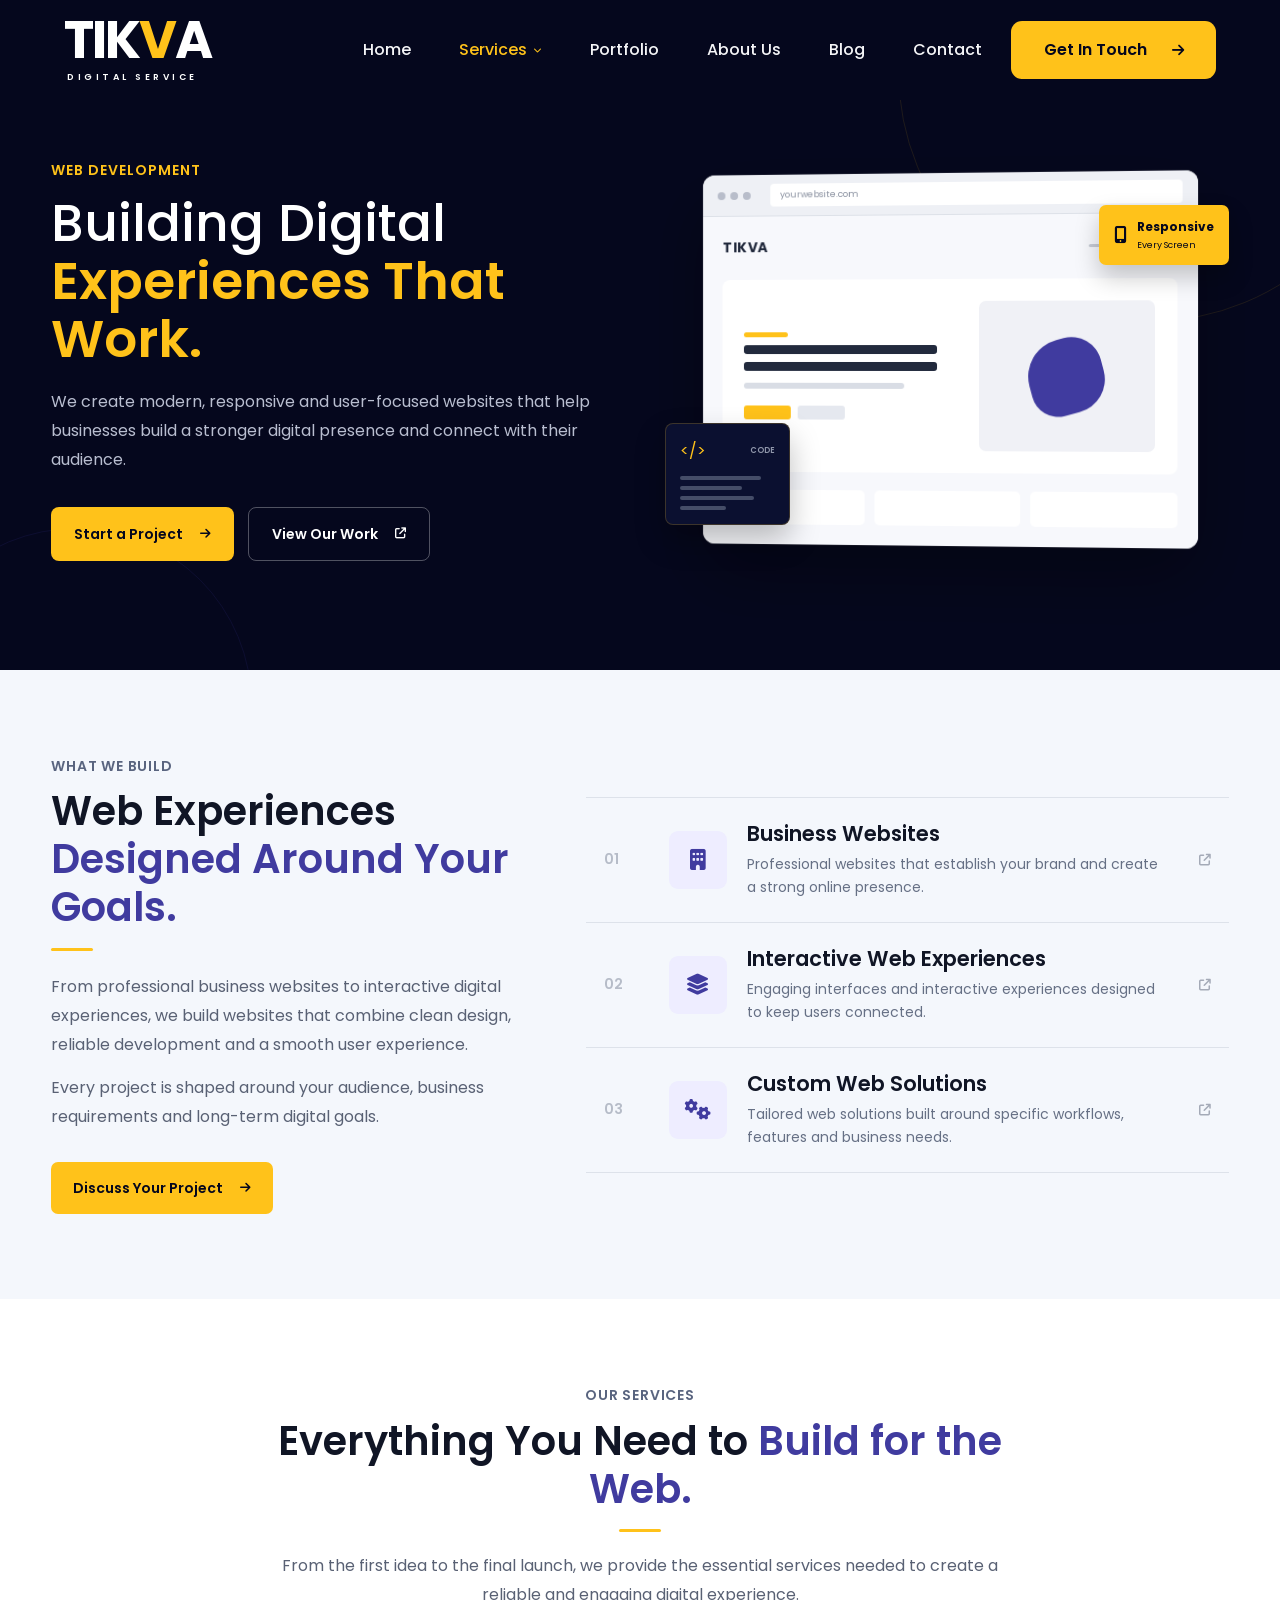
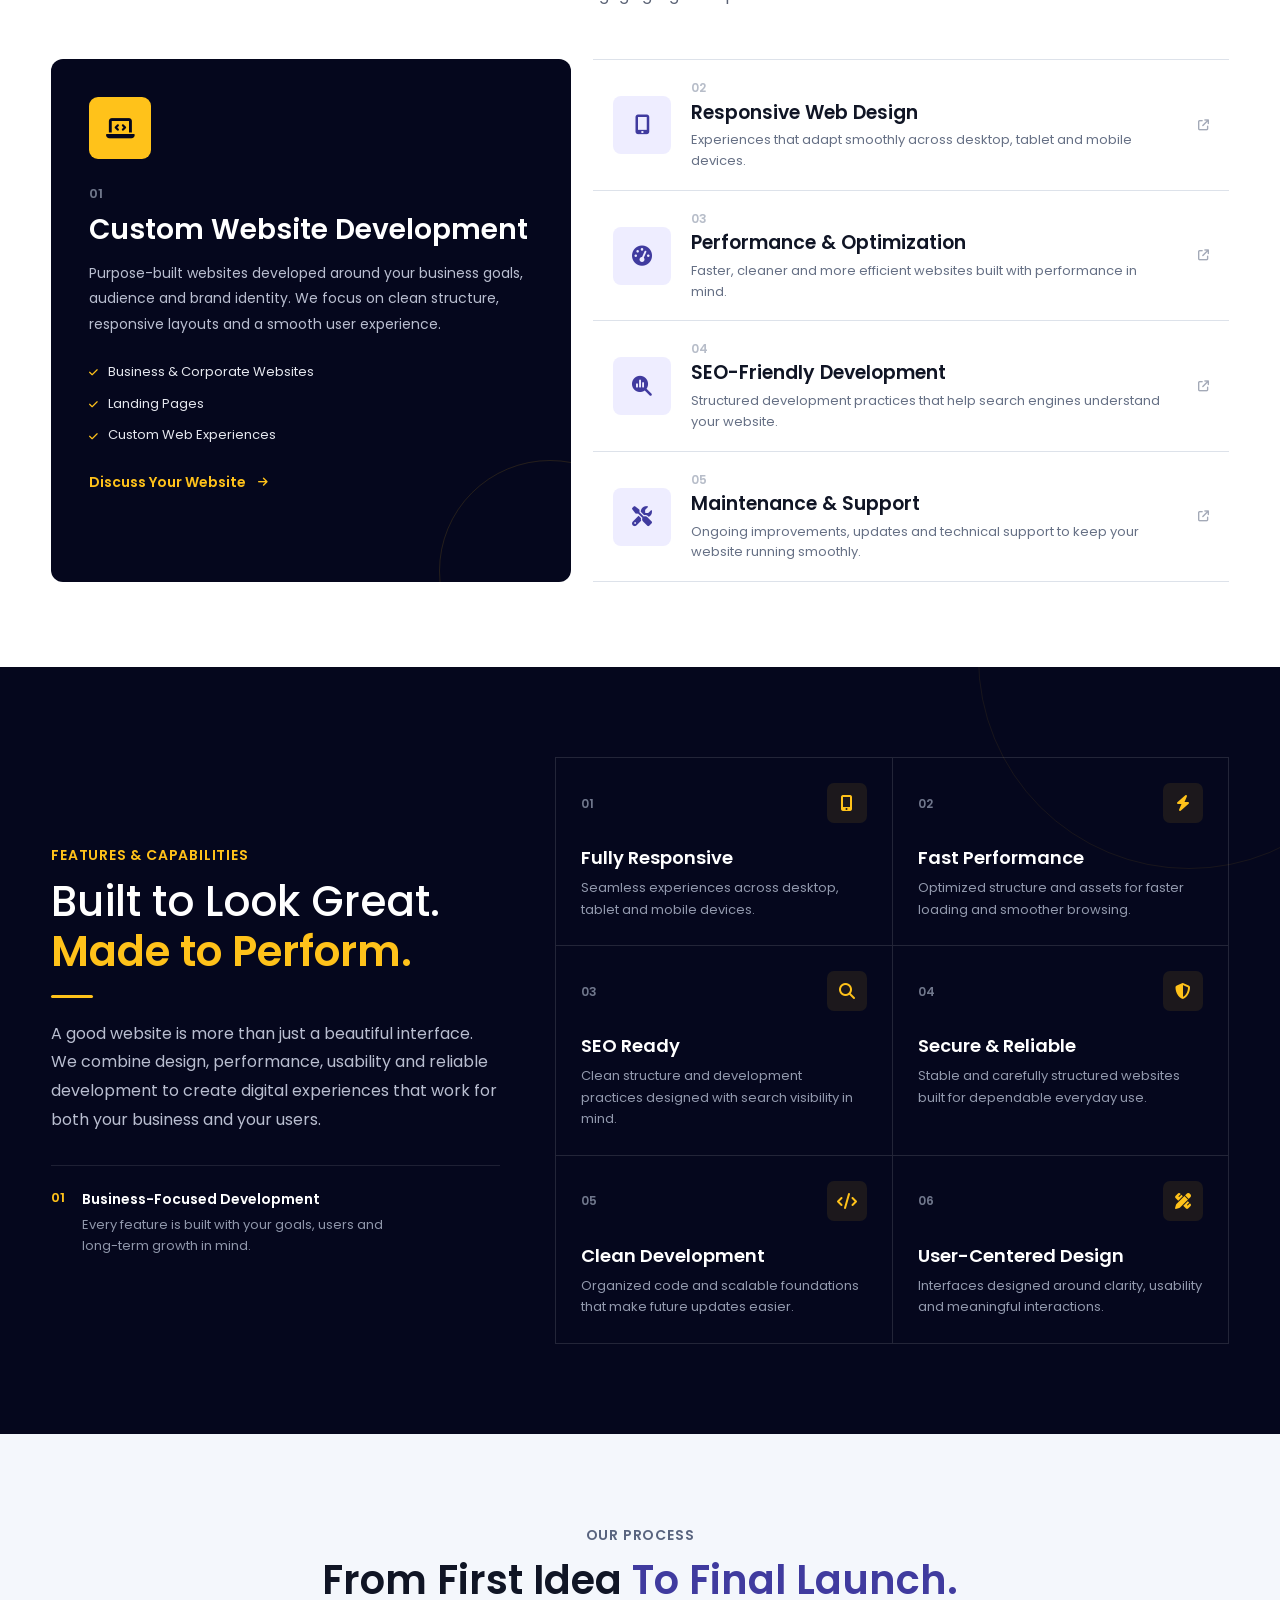
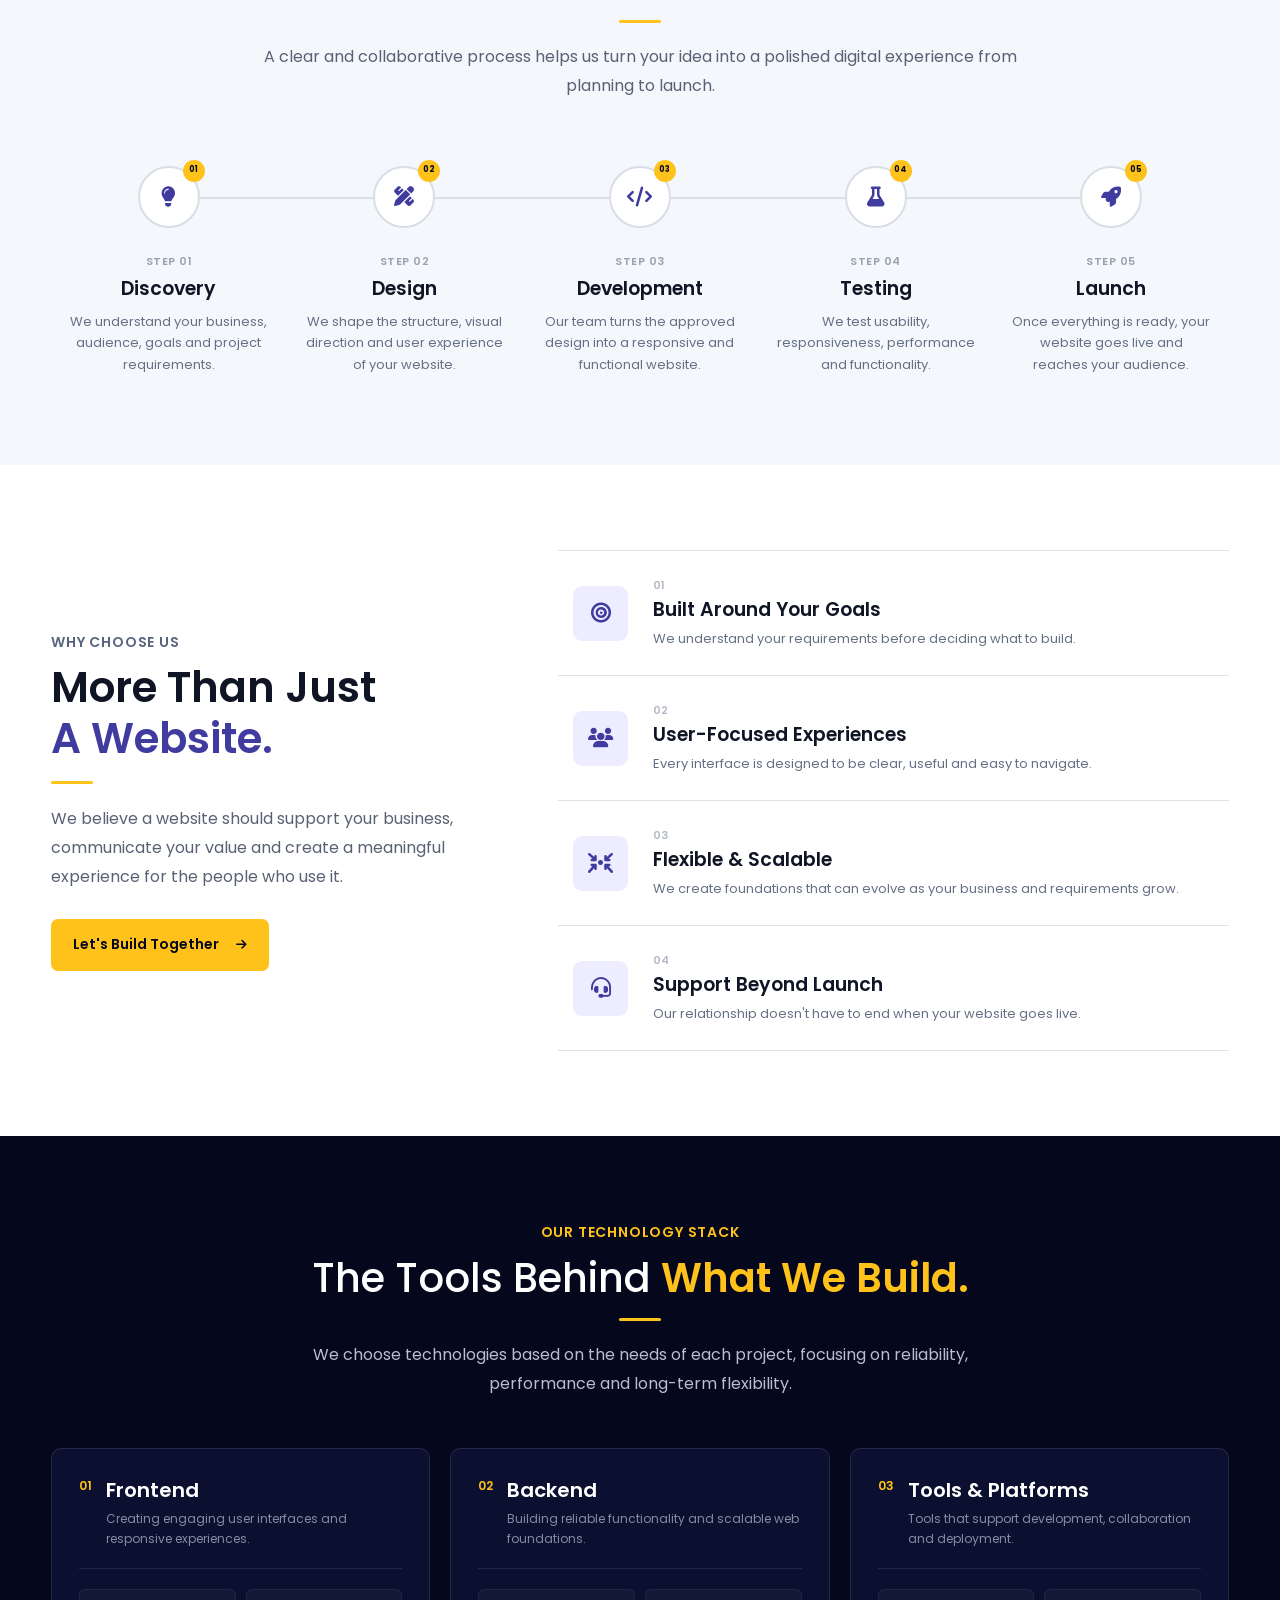
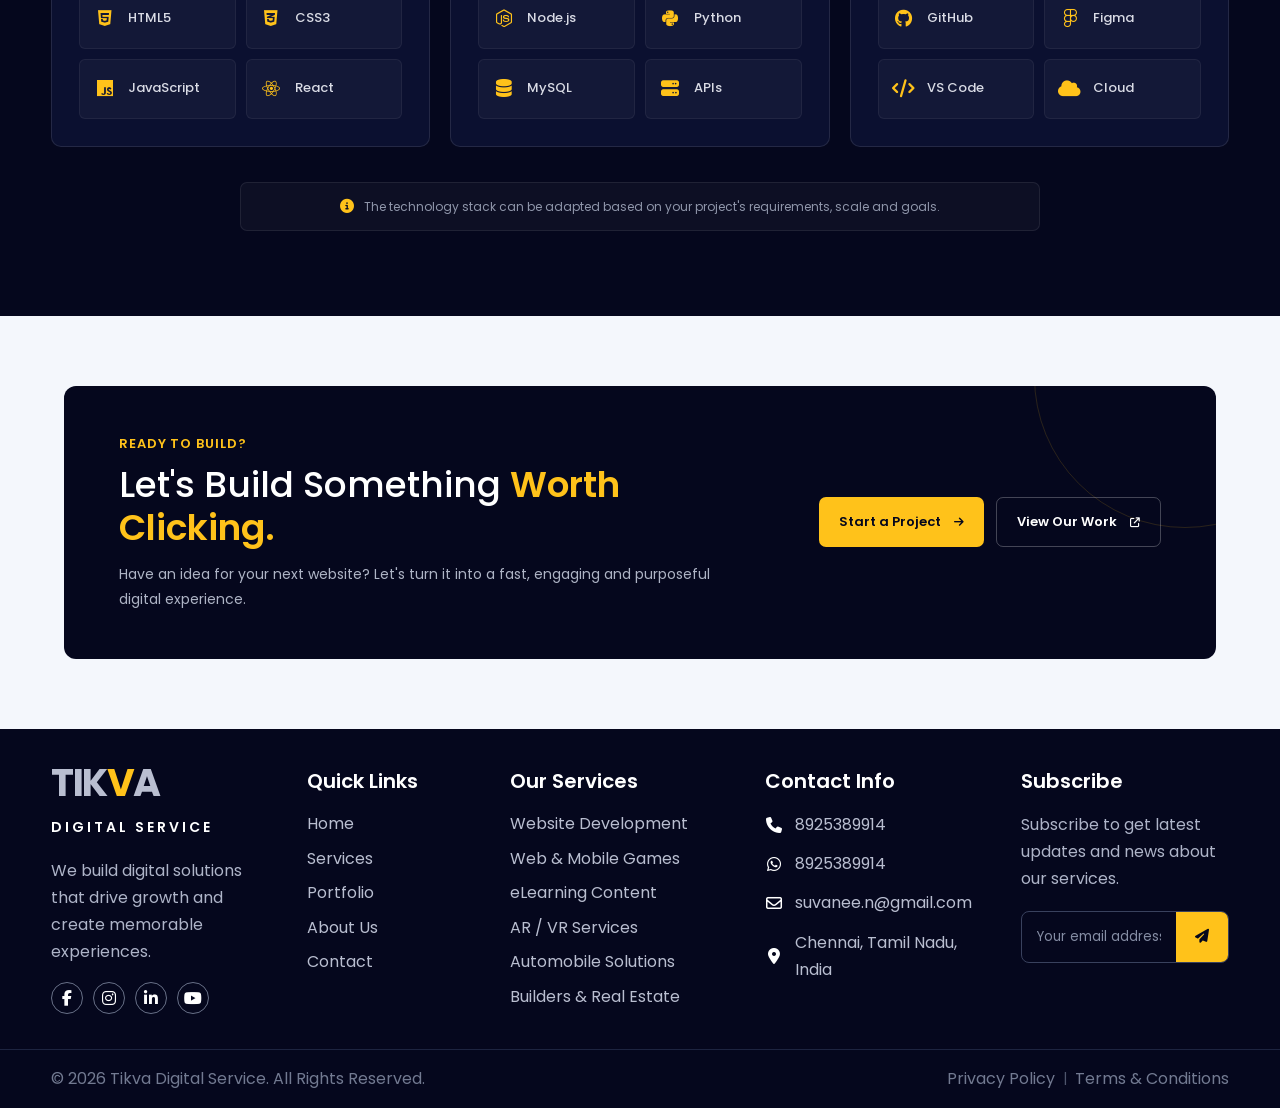
<file: website-development.html>
<!DOCTYPE html>
<html lang="en">

<head>
    <meta charset="UTF-8">
    <meta name="viewport" content="width=device-width, initial-scale=1.0">

    <title>Tikva Digital Service</title>

    <link rel="stylesheet" href="css/style.css">

    <!-- Font Awesome -->
    <link rel="stylesheet" href="https://cdnjs.cloudflare.com/ajax/libs/font-awesome/6.5.2/css/all.min.css">

    <link rel="preconnect" href="https://fonts.googleapis.com">
    <link rel="preconnect" href="https://fonts.gstatic.com" crossorigin>

    <link href="https://fonts.googleapis.com/css2?family=Poppins:wght@400;500;600;700&display=swap" rel="stylesheet">

</head>

<body>

    <header class="site-header">
        <div class="header-container">

            <!-- Logo -->
            <a href="#" class="site-logo">
                <span class="logo-main">TIK<span>V</span>A</span>
                <span class="logo-sub">DIGITAL SERVICE</span>
            </a>

            <!-- Navigation -->
            <nav class="main-nav">

                <a href="index.html" class="nav-link">
                    Home
                </a>


                <!-- Services -->
                <li class="nav-item dropdown">

                    <a href="#" class="nav-link active dropdown-toggle" id="servicesToggle">
                        Services
                        <i class="fa-solid fa-chevron-down"></i>
                    </a>

                    <ul class="services-dropdown" id="servicesDropdown">

                        <li>
                            <a href="website-development.html" class="nav-link active">
                                Website Development
                            </a>
                        </li>

                        <li>
                            <a href="game-development.html">
                                Game Development
                            </a>
                        </li>

                        <li>
                            <a href="elearning.html">
                                eLearning Solutions
                            </a>
                        </li>

                        <li>
                            <a href="ar-vr.html">
                                AR / VR Solutions
                            </a>
                        </li>

                        <li>
                            <a href="automobile.html">
                                Automobile Solutions
                            </a>
                        </li>

                        <li>
                            <a href="real-estate.html">
                                Real Estate Solutions
                            </a>
                        </li>

                    </ul>

                </li>

                <a href="portfolio.html" class="nav-link">
                    Portfolio
                </a>

                <a href="about.html" class="nav-link">
                    About Us
                </a>

                <a href="blog.html" class="nav-link">
                    Blog
                </a>

                <a href="contact.html" class="nav-link">
                    Contact
                </a>

            </nav>

            <!-- Header Button -->
            <a href="touch.html" class="header-cta">
                <span>Get In Touch</span>
                <i class="fa-solid fa-arrow-right"></i>
            </a>

            <!-- Mobile Menu Toggle -->
            <button class="menu-toggle" id="menuToggle" type="button" aria-label="Open Menu">
                <span></span>
                <span></span>
                <span></span>
            </button>

        </div>
    </header>


    <!-- ==============================
     WEB DEVELOPMENT HERO
================================= -->

    <section class="webdev-hero-section">

        <div class="webdev-hero-container">

            <!-- LEFT CONTENT -->
            <div class="webdev-hero-content">

                <span class="webdev-hero-label">
                    WEB DEVELOPMENT
                </span>

                <h1>
                    Building Digital
                    <strong>Experiences That Work.</strong>
                </h1>

                <p>
                    We create modern, responsive and user-focused websites
                    that help businesses build a stronger digital presence
                    and connect with their audience.
                </p>


                <!-- CTA BUTTONS -->
                <div class="webdev-hero-actions">

                    <a href="get-in-touch.html" class="webdev-hero-primary">

                        <span>Start a Project</span>

                        <i class="fa-solid fa-arrow-right"></i>

                    </a>


                    <a href="portfolio.html" class="webdev-hero-secondary">

                        <span>View Our Work</span>

                        <i class="fa-solid fa-arrow-up-right-from-square"></i>

                    </a>

                </div>

            </div>


            <!-- RIGHT VISUAL -->
            <div class="webdev-hero-visual">

                <div class="webdev-browser">

                    <!-- BROWSER TOP -->
                    <div class="webdev-browser-top">

                        <div class="webdev-browser-dots">
                            <span></span>
                            <span></span>
                            <span></span>
                        </div>

                        <div class="webdev-browser-address">
                            yourwebsite.com
                        </div>

                    </div>


                    <!-- WEBSITE PREVIEW -->
                    <div class="webdev-browser-screen">

                        <div class="preview-navbar">

                            <span class="preview-logo">
                                TIKVA
                            </span>

                            <div class="preview-menu">
                                <span></span>
                                <span></span>
                                <span></span>
                            </div>

                        </div>


                        <div class="preview-content">

                            <div class="preview-text">

                                <span></span>

                                <strong></strong>

                                <strong></strong>

                                <p></p>

                                <div class="preview-buttons">
                                    <i></i>
                                    <i></i>
                                </div>

                            </div>


                            <div class="preview-image">

                                <div class="preview-image-shape"></div>

                            </div>

                        </div>


                        <div class="preview-bottom">

                            <span></span>
                            <span></span>
                            <span></span>

                        </div>

                    </div>

                </div>


                <!-- FLOATING CODE CARD -->
                <div class="webdev-code-card">

                    <div class="code-card-top">
                        <span>&lt;/&gt;</span>
                        <small>CODE</small>
                    </div>

                    <div class="code-lines">
                        <i></i>
                        <i></i>
                        <i></i>
                        <i></i>
                    </div>

                </div>


                <!-- FLOATING RESPONSIVE CARD -->
                <div class="webdev-responsive-card">

                    <i class="fa-solid fa-mobile-screen-button"></i>

                    <div>
                        <strong>Responsive</strong>
                        <span>Every Screen</span>
                    </div>

                </div>

            </div>

        </div>

    </section>



    <!-- ==============================
     WHAT WE BUILD
================================= -->

    <section class="webdev-build-section">

        <div class="webdev-build-container">

            <!-- LEFT CONTENT -->
            <div class="webdev-build-content">

                <span class="webdev-build-label">
                    WHAT WE BUILD
                </span>

                <h2>
                    Web Experiences
                    <strong>Designed Around Your Goals.</strong>
                </h2>

                <div class="webdev-build-line"></div>

                <p>
                    From professional business websites to interactive
                    digital experiences, we build websites that combine
                    clean design, reliable development and a smooth
                    user experience.
                </p>

                <p>
                    Every project is shaped around your audience,
                    business requirements and long-term digital goals.
                </p>

                <a href="get-in-touch.html" class="webdev-build-btn">

                    <span>Discuss Your Project</span>

                    <i class="fa-solid fa-arrow-right"></i>

                </a>

            </div>


            <!-- RIGHT CONTENT -->
            <div class="webdev-build-list">

                <!-- ITEM 01 -->
                <div class="webdev-build-item">

                    <div class="webdev-build-number">
                        01
                    </div>

                    <div class="webdev-build-icon">
                        <i class="fa-solid fa-building"></i>
                    </div>

                    <div class="webdev-build-item-content">

                        <h3>Business Websites</h3>

                        <p>
                            Professional websites that establish your
                            brand and create a strong online presence.
                        </p>

                    </div>

                    <i class="fa-solid fa-arrow-up-right-from-square webdev-build-arrow"></i>

                </div>


                <!-- ITEM 02 -->
                <div class="webdev-build-item">

                    <div class="webdev-build-number">
                        02
                    </div>

                    <div class="webdev-build-icon">
                        <i class="fa-solid fa-layer-group"></i>
                    </div>

                    <div class="webdev-build-item-content">

                        <h3>Interactive Web Experiences</h3>

                        <p>
                            Engaging interfaces and interactive experiences
                            designed to keep users connected.
                        </p>

                    </div>

                    <i class="fa-solid fa-arrow-up-right-from-square webdev-build-arrow"></i>

                </div>


                <!-- ITEM 03 -->
                <div class="webdev-build-item">

                    <div class="webdev-build-number">
                        03
                    </div>

                    <div class="webdev-build-icon">
                        <i class="fa-solid fa-gears"></i>
                    </div>

                    <div class="webdev-build-item-content">

                        <h3>Custom Web Solutions</h3>

                        <p>
                            Tailored web solutions built around specific
                            workflows, features and business needs.
                        </p>

                    </div>

                    <i class="fa-solid fa-arrow-up-right-from-square webdev-build-arrow"></i>

                </div>

            </div>

        </div>

    </section>

    <!-- ==============================
     WEB DEVELOPMENT SERVICES
================================= -->

    <section class="webdev-services-section">

        <div class="webdev-services-container">

            <!-- SECTION HEADING -->
            <div class="webdev-services-heading">

                <span>OUR SERVICES</span>

                <h2>
                    Everything You Need to
                    <strong>Build for the Web.</strong>
                </h2>

                <div class="webdev-services-line"></div>

                <p>
                    From the first idea to the final launch, we provide
                    the essential services needed to create a reliable
                    and engaging digital experience.
                </p>

            </div>


            <!-- SERVICE SHOWCASE -->
            <div class="webdev-services-showcase">


                <!-- LARGE FEATURE -->
                <div class="webdev-service-feature">

                    <div class="webdev-service-feature-icon">
                        <i class="fa-solid fa-laptop-code"></i>
                    </div>

                    <span>01</span>

                    <h3>Custom Website Development</h3>

                    <p>
                        Purpose-built websites developed around your
                        business goals, audience and brand identity.
                        We focus on clean structure, responsive layouts
                        and a smooth user experience.
                    </p>

                    <ul>

                        <li>
                            <i class="fa-solid fa-check"></i>
                            Business & Corporate Websites
                        </li>

                        <li>
                            <i class="fa-solid fa-check"></i>
                            Landing Pages
                        </li>

                        <li>
                            <i class="fa-solid fa-check"></i>
                            Custom Web Experiences
                        </li>

                    </ul>

                    <a href="get-in-touch.html">
                        Discuss Your Website
                        <i class="fa-solid fa-arrow-right"></i>
                    </a>

                </div>


                <!-- RIGHT SIDE -->
                <div class="webdev-service-stack">


                    <!-- SERVICE -->
                    <div class="webdev-service-item">

                        <div class="webdev-service-item-icon">
                            <i class="fa-solid fa-mobile-screen-button"></i>
                        </div>

                        <div class="webdev-service-item-content">

                            <span>02</span>

                            <h3>Responsive Web Design</h3>

                            <p>
                                Experiences that adapt smoothly across
                                desktop, tablet and mobile devices.
                            </p>

                        </div>

                        <i class="fa-solid fa-arrow-up-right-from-square webdev-service-item-arrow"></i>

                    </div>


                    <!-- SERVICE -->
                    <div class="webdev-service-item">

                        <div class="webdev-service-item-icon">
                            <i class="fa-solid fa-gauge-high"></i>
                        </div>

                        <div class="webdev-service-item-content">

                            <span>03</span>

                            <h3>Performance & Optimization</h3>

                            <p>
                                Faster, cleaner and more efficient websites
                                built with performance in mind.
                            </p>

                        </div>

                        <i class="fa-solid fa-arrow-up-right-from-square webdev-service-item-arrow"></i>

                    </div>


                    <!-- SERVICE -->
                    <div class="webdev-service-item">

                        <div class="webdev-service-item-icon">
                            <i class="fa-solid fa-magnifying-glass-chart"></i>
                        </div>

                        <div class="webdev-service-item-content">

                            <span>04</span>

                            <h3>SEO-Friendly Development</h3>

                            <p>
                                Structured development practices that help
                                search engines understand your website.
                            </p>

                        </div>

                        <i class="fa-solid fa-arrow-up-right-from-square webdev-service-item-arrow"></i>

                    </div>


                    <!-- SERVICE -->
                    <div class="webdev-service-item">

                        <div class="webdev-service-item-icon">
                            <i class="fa-solid fa-screwdriver-wrench"></i>
                        </div>

                        <div class="webdev-service-item-content">

                            <span>05</span>

                            <h3>Maintenance & Support</h3>

                            <p>
                                Ongoing improvements, updates and technical
                                support to keep your website running smoothly.
                            </p>

                        </div>

                        <i class="fa-solid fa-arrow-up-right-from-square webdev-service-item-arrow"></i>

                    </div>

                </div>

            </div>

        </div>

    </section>

    <!-- ==============================
     FEATURES & CAPABILITIES
================================= -->

    <section class="webdev-capabilities-section">

        <div class="webdev-capabilities-container">

            <!-- LEFT CONTENT -->
            <div class="webdev-capabilities-intro">

                <span>FEATURES & CAPABILITIES</span>

                <h2>
                    Built to Look Great.
                    <strong>Made to Perform.</strong>
                </h2>

                <div class="webdev-capabilities-line"></div>

                <p>
                    A good website is more than just a beautiful interface.
                    We combine design, performance, usability and reliable
                    development to create digital experiences that work
                    for both your business and your users.
                </p>

                <div class="webdev-capabilities-highlight">

                    <span class="webdev-capabilities-highlight-number">
                        01
                    </span>

                    <div>
                        <strong>Business-Focused Development</strong>

                        <p>
                            Every feature is built with your goals,
                            users and long-term growth in mind.
                        </p>
                    </div>

                </div>

            </div>


            <!-- RIGHT FEATURES -->
            <div class="webdev-capabilities-grid">

                <!-- FEATURE 01 -->
                <div class="webdev-capability">

                    <div class="webdev-capability-top">

                        <span>01</span>

                        <i class="fa-solid fa-mobile-screen-button"></i>

                    </div>

                    <h3>Fully Responsive</h3>

                    <p>
                        Seamless experiences across desktop,
                        tablet and mobile devices.
                    </p>

                </div>


                <!-- FEATURE 02 -->
                <div class="webdev-capability">

                    <div class="webdev-capability-top">

                        <span>02</span>

                        <i class="fa-solid fa-bolt"></i>

                    </div>

                    <h3>Fast Performance</h3>

                    <p>
                        Optimized structure and assets for
                        faster loading and smoother browsing.
                    </p>

                </div>


                <!-- FEATURE 03 -->
                <div class="webdev-capability">

                    <div class="webdev-capability-top">

                        <span>03</span>

                        <i class="fa-solid fa-magnifying-glass"></i>

                    </div>

                    <h3>SEO Ready</h3>

                    <p>
                        Clean structure and development practices
                        designed with search visibility in mind.
                    </p>

                </div>


                <!-- FEATURE 04 -->
                <div class="webdev-capability">

                    <div class="webdev-capability-top">

                        <span>04</span>

                        <i class="fa-solid fa-shield-halved"></i>

                    </div>

                    <h3>Secure & Reliable</h3>

                    <p>
                        Stable and carefully structured websites
                        built for dependable everyday use.
                    </p>

                </div>


                <!-- FEATURE 05 -->
                <div class="webdev-capability">

                    <div class="webdev-capability-top">

                        <span>05</span>

                        <i class="fa-solid fa-code"></i>

                    </div>

                    <h3>Clean Development</h3>

                    <p>
                        Organized code and scalable foundations
                        that make future updates easier.
                    </p>

                </div>


                <!-- FEATURE 06 -->
                <div class="webdev-capability">

                    <div class="webdev-capability-top">

                        <span>06</span>

                        <i class="fa-solid fa-pen-ruler"></i>

                    </div>

                    <h3>User-Centered Design</h3>

                    <p>
                        Interfaces designed around clarity,
                        usability and meaningful interactions.
                    </p>

                </div>

            </div>

        </div>

    </section>

    <!-- ==============================
     DEVELOPMENT PROCESS
================================= -->

    <section class="webdev-process-section">

        <div class="webdev-process-container">

            <!-- HEADING -->
            <div class="webdev-process-heading">

                <span>OUR PROCESS</span>

                <h2>
                    From First Idea
                    <strong>To Final Launch.</strong>
                </h2>

                <div class="webdev-process-line"></div>

                <p>
                    A clear and collaborative process helps us turn your
                    idea into a polished digital experience from planning
                    to launch.
                </p>

            </div>


            <!-- PROCESS -->
            <div class="webdev-process-track">

                <!-- STEP 01 -->
                <div class="webdev-process-step">

                    <div class="webdev-process-marker">
                        <span>01</span>
                        <i class="fa-solid fa-lightbulb"></i>
                    </div>

                    <div class="webdev-process-content">

                        <span>STEP 01</span>

                        <h3>Discovery</h3>

                        <p>
                            We understand your business, audience,
                            goals and project requirements.
                        </p>

                    </div>

                </div>


                <!-- STEP 02 -->
                <div class="webdev-process-step">

                    <div class="webdev-process-marker">
                        <span>02</span>
                        <i class="fa-solid fa-pen-ruler"></i>
                    </div>

                    <div class="webdev-process-content">

                        <span>STEP 02</span>

                        <h3>Design</h3>

                        <p>
                            We shape the structure, visual direction
                            and user experience of your website.
                        </p>

                    </div>

                </div>


                <!-- STEP 03 -->
                <div class="webdev-process-step">

                    <div class="webdev-process-marker">
                        <span>03</span>
                        <i class="fa-solid fa-code"></i>
                    </div>

                    <div class="webdev-process-content">

                        <span>STEP 03</span>

                        <h3>Development</h3>

                        <p>
                            Our team turns the approved design into
                            a responsive and functional website.
                        </p>

                    </div>

                </div>


                <!-- STEP 04 -->
                <div class="webdev-process-step">

                    <div class="webdev-process-marker">
                        <span>04</span>
                        <i class="fa-solid fa-flask"></i>
                    </div>

                    <div class="webdev-process-content">

                        <span>STEP 04</span>

                        <h3>Testing</h3>

                        <p>
                            We test usability, responsiveness,
                            performance and functionality.
                        </p>

                    </div>

                </div>


                <!-- STEP 05 -->
                <div class="webdev-process-step">

                    <div class="webdev-process-marker">
                        <span>05</span>
                        <i class="fa-solid fa-rocket"></i>
                    </div>

                    <div class="webdev-process-content">

                        <span>STEP 05</span>

                        <h3>Launch</h3>

                        <p>
                            Once everything is ready, your website
                            goes live and reaches your audience.
                        </p>

                    </div>

                </div>

            </div>

        </div>

    </section>


    <!-- ==============================
     WHY CHOOSE US
================================= -->

    <section class="webdev-why-section">

        <div class="webdev-why-container">

            <!-- LEFT -->
            <div class="webdev-why-content">

                <span class="webdev-why-label">
                    WHY CHOOSE US
                </span>

                <h2>
                    More Than Just
                    <strong>A Website.</strong>
                </h2>

                <div class="webdev-why-line"></div>

                <p>
                    We believe a website should support your business,
                    communicate your value and create a meaningful
                    experience for the people who use it.
                </p>

                <a href="get-in-touch.html" class="webdev-why-btn">

                    <span>Let's Build Together</span>

                    <i class="fa-solid fa-arrow-right"></i>

                </a>

            </div>


            <!-- RIGHT -->
            <div class="webdev-why-reasons">

                <div class="webdev-why-reason">

                    <div class="webdev-why-icon">
                        <i class="fa-solid fa-bullseye"></i>
                    </div>

                    <div>

                        <span>01</span>

                        <h3>Built Around Your Goals</h3>

                        <p>
                            We understand your requirements before
                            deciding what to build.
                        </p>

                    </div>

                </div>


                <div class="webdev-why-reason">

                    <div class="webdev-why-icon">
                        <i class="fa-solid fa-users"></i>
                    </div>

                    <div>

                        <span>02</span>

                        <h3>User-Focused Experiences</h3>

                        <p>
                            Every interface is designed to be clear,
                            useful and easy to navigate.
                        </p>

                    </div>

                </div>


                <div class="webdev-why-reason">

                    <div class="webdev-why-icon">
                        <i class="fa-solid fa-arrows-to-circle"></i>
                    </div>

                    <div>

                        <span>03</span>

                        <h3>Flexible & Scalable</h3>

                        <p>
                            We create foundations that can evolve
                            as your business and requirements grow.
                        </p>

                    </div>

                </div>


                <div class="webdev-why-reason">

                    <div class="webdev-why-icon">
                        <i class="fa-solid fa-headset"></i>
                    </div>

                    <div>

                        <span>04</span>

                        <h3>Support Beyond Launch</h3>

                        <p>
                            Our relationship doesn't have to end when
                            your website goes live.
                        </p>

                    </div>

                </div>

            </div>

        </div>

    </section>

    <!-- ==============================
     TECHNOLOGIES
================================= -->

    <section class="webdev-tech-section">

        <div class="webdev-tech-container">

            <!-- HEADING -->
            <div class="webdev-tech-heading">

                <span>OUR TECHNOLOGY STACK</span>

                <h2>
                    The Tools Behind
                    <strong>What We Build.</strong>
                </h2>

                <div class="webdev-tech-line"></div>

                <p>
                    We choose technologies based on the needs of each
                    project, focusing on reliability, performance and
                    long-term flexibility.
                </p>

            </div>


            <!-- TECHNOLOGY SHOWCASE -->
            <div class="webdev-tech-showcase">


                <!-- FRONTEND -->
                <div class="webdev-tech-group">

                    <div class="webdev-tech-group-heading">

                        <span>01</span>

                        <div>
                            <h3>Frontend</h3>

                            <p>
                                Creating engaging user interfaces
                                and responsive experiences.
                            </p>
                        </div>

                    </div>


                    <div class="webdev-tech-list">

                        <div class="webdev-tech-item">

                            <i class="fa-brands fa-html5"></i>

                            <span>HTML5</span>

                        </div>

                        <div class="webdev-tech-item">

                            <i class="fa-brands fa-css3-alt"></i>

                            <span>CSS3</span>

                        </div>

                        <div class="webdev-tech-item">

                            <i class="fa-brands fa-js"></i>

                            <span>JavaScript</span>

                        </div>

                        <div class="webdev-tech-item">

                            <i class="fa-brands fa-react"></i>

                            <span>React</span>

                        </div>

                    </div>

                </div>


                <!-- BACKEND -->
                <div class="webdev-tech-group">

                    <div class="webdev-tech-group-heading">

                        <span>02</span>

                        <div>
                            <h3>Backend</h3>

                            <p>
                                Building reliable functionality and
                                scalable web foundations.
                            </p>
                        </div>

                    </div>


                    <div class="webdev-tech-list">

                        <div class="webdev-tech-item">

                            <i class="fa-brands fa-node-js"></i>

                            <span>Node.js</span>

                        </div>

                        <div class="webdev-tech-item">

                            <i class="fa-brands fa-python"></i>

                            <span>Python</span>

                        </div>

                        <div class="webdev-tech-item">

                            <i class="fa-solid fa-database"></i>

                            <span>MySQL</span>

                        </div>

                        <div class="webdev-tech-item">

                            <i class="fa-solid fa-server"></i>

                            <span>APIs</span>

                        </div>

                    </div>

                </div>


                <!-- TOOLS -->
                <div class="webdev-tech-group">

                    <div class="webdev-tech-group-heading">

                        <span>03</span>

                        <div>
                            <h3>Tools & Platforms</h3>

                            <p>
                                Tools that support development,
                                collaboration and deployment.
                            </p>
                        </div>

                    </div>


                    <div class="webdev-tech-list">

                        <div class="webdev-tech-item">

                            <i class="fa-brands fa-github"></i>

                            <span>GitHub</span>

                        </div>

                        <div class="webdev-tech-item">

                            <i class="fa-brands fa-figma"></i>

                            <span>Figma</span>

                        </div>

                        <div class="webdev-tech-item">

                            <i class="fa-solid fa-code"></i>

                            <span>VS Code</span>

                        </div>

                        <div class="webdev-tech-item">

                            <i class="fa-solid fa-cloud"></i>

                            <span>Cloud</span>

                        </div>

                    </div>

                </div>

            </div>


            <!-- BOTTOM NOTE -->
            <div class="webdev-tech-note">

                <i class="fa-solid fa-circle-info"></i>

                <p>
                    The technology stack can be adapted based on your
                    project's requirements, scale and goals.
                </p>

            </div>

        </div>

    </section>

    <!-- ==============================
     WEB DEVELOPMENT CTA
================================= -->

    <section class="webdev-final-cta">

        <div class="webdev-final-cta-container">

            <div class="webdev-final-cta-content">

                <span>READY TO BUILD?</span>

                <h2>
                    Let's Build Something
                    <strong>Worth Clicking.</strong>
                </h2>

                <p>
                    Have an idea for your next website?
                    Let's turn it into a fast, engaging and
                    purposeful digital experience.
                </p>

            </div>


            <div class="webdev-final-cta-actions">

                <a href="get-in-touch.html" class="webdev-final-cta-primary">

                    <span>Start a Project</span>

                    <i class="fa-solid fa-arrow-right"></i>

                </a>

                <a href="portfolio.html" class="webdev-final-cta-secondary">

                    <span>View Our Work</span>

                    <i class="fa-solid fa-arrow-up-right-from-square"></i>

                </a>

            </div>

        </div>

    </section>

    <!-- ==============================
     FOOTER
================================= -->

    <footer class="site-footer">

        <!-- ==============================
         FOOTER MAIN
    ================================= -->

        <div class="footer-main">

            <div class="footer-container">


                <!-- COLUMN 1 -->
                <div class="footer-column footer-brand">

                    <a href="#" class="footer-logo">
                        TIK<span>V</span>A
                    </a>

                    <span class="footer-logo-sub">
                        DIGITAL SERVICE
                    </span>

                    <p>
                        We build digital solutions that drive growth
                        and create memorable experiences.
                    </p>


                    <!-- SOCIALS -->
                    <div class="footer-socials">

                        <a href="#">
                            <i class="fa-brands fa-facebook-f"></i>
                        </a>

                        <a href="#">
                            <i class="fa-brands fa-instagram"></i>
                        </a>

                        <a href="#">
                            <i class="fa-brands fa-linkedin-in"></i>
                        </a>

                        <a href="#">
                            <i class="fa-brands fa-youtube"></i>
                        </a>

                    </div>

                </div>


                <!-- COLUMN 2 -->
                <div class="footer-column">

                    <h3>Quick Links</h3>

                    <a href="index.html">Home</a>
                    <a href="services.html">Services</a>
                    <a href="portfolio.html">Portfolio</a>
                    <a href="about.html">About Us</a>
                    <a href="contact.html">Contact</a>

                </div>


                <!-- COLUMN 3 -->
                <div class="footer-column">

                    <h3>Our Services</h3>

                    <a href="#">Website Development</a>
                    <a href="#">Web &amp; Mobile Games</a>
                    <a href="#">eLearning Content</a>
                    <a href="#">AR / VR Services</a>
                    <a href="#">Automobile Solutions</a>
                    <a href="#">Builders &amp; Real Estate</a>

                </div>


                <!-- COLUMN 4 -->
                <div class="footer-column footer-contact">

                    <h3>Contact Info</h3>

                    <p>
                        <i class="fa-solid fa-phone"></i>
                        <span>8925389914</span>
                    </p>

                    <p>
                        <i class="fa-brands fa-whatsapp"></i>
                        <span>8925389914</span>
                    </p>

                    <p>
                        <i class="fa-regular fa-envelope"></i>
                        <span>suvanee.n@gmail.com</span>
                    </p>

                    <p>
                        <i class="fa-solid fa-location-dot"></i>
                        <span>Chennai, Tamil Nadu, India</span>
                    </p>

                </div>


                <!-- COLUMN 5 -->
                <div class="footer-column footer-subscribe">

                    <h3>Subscribe</h3>

                    <p>
                        Subscribe to get latest updates and
                        news about our services.
                    </p>


                    <form class="subscribe-form">

                        <input type="email" placeholder="Your email address">

                        <button type="submit">
                            <i class="fa-solid fa-paper-plane"></i>
                        </button>

                    </form>

                </div>

            </div>


            <!-- COPYRIGHT -->
            <div class="footer-bottom">

                <div class="footer-bottom-container">

                    <p>
                        © 2026 Tikva Digital Service. All Rights Reserved.
                    </p>

                    <div class="footer-legal">

                        <a href="#">Privacy Policy</a>

                        <span>|</span>

                        <a href="#">Terms &amp; Conditions</a>

                    </div>

                </div>

            </div>

        </div>

    </footer>


    <script src="js/main.js"></script>

</body>


</html>
</file>
